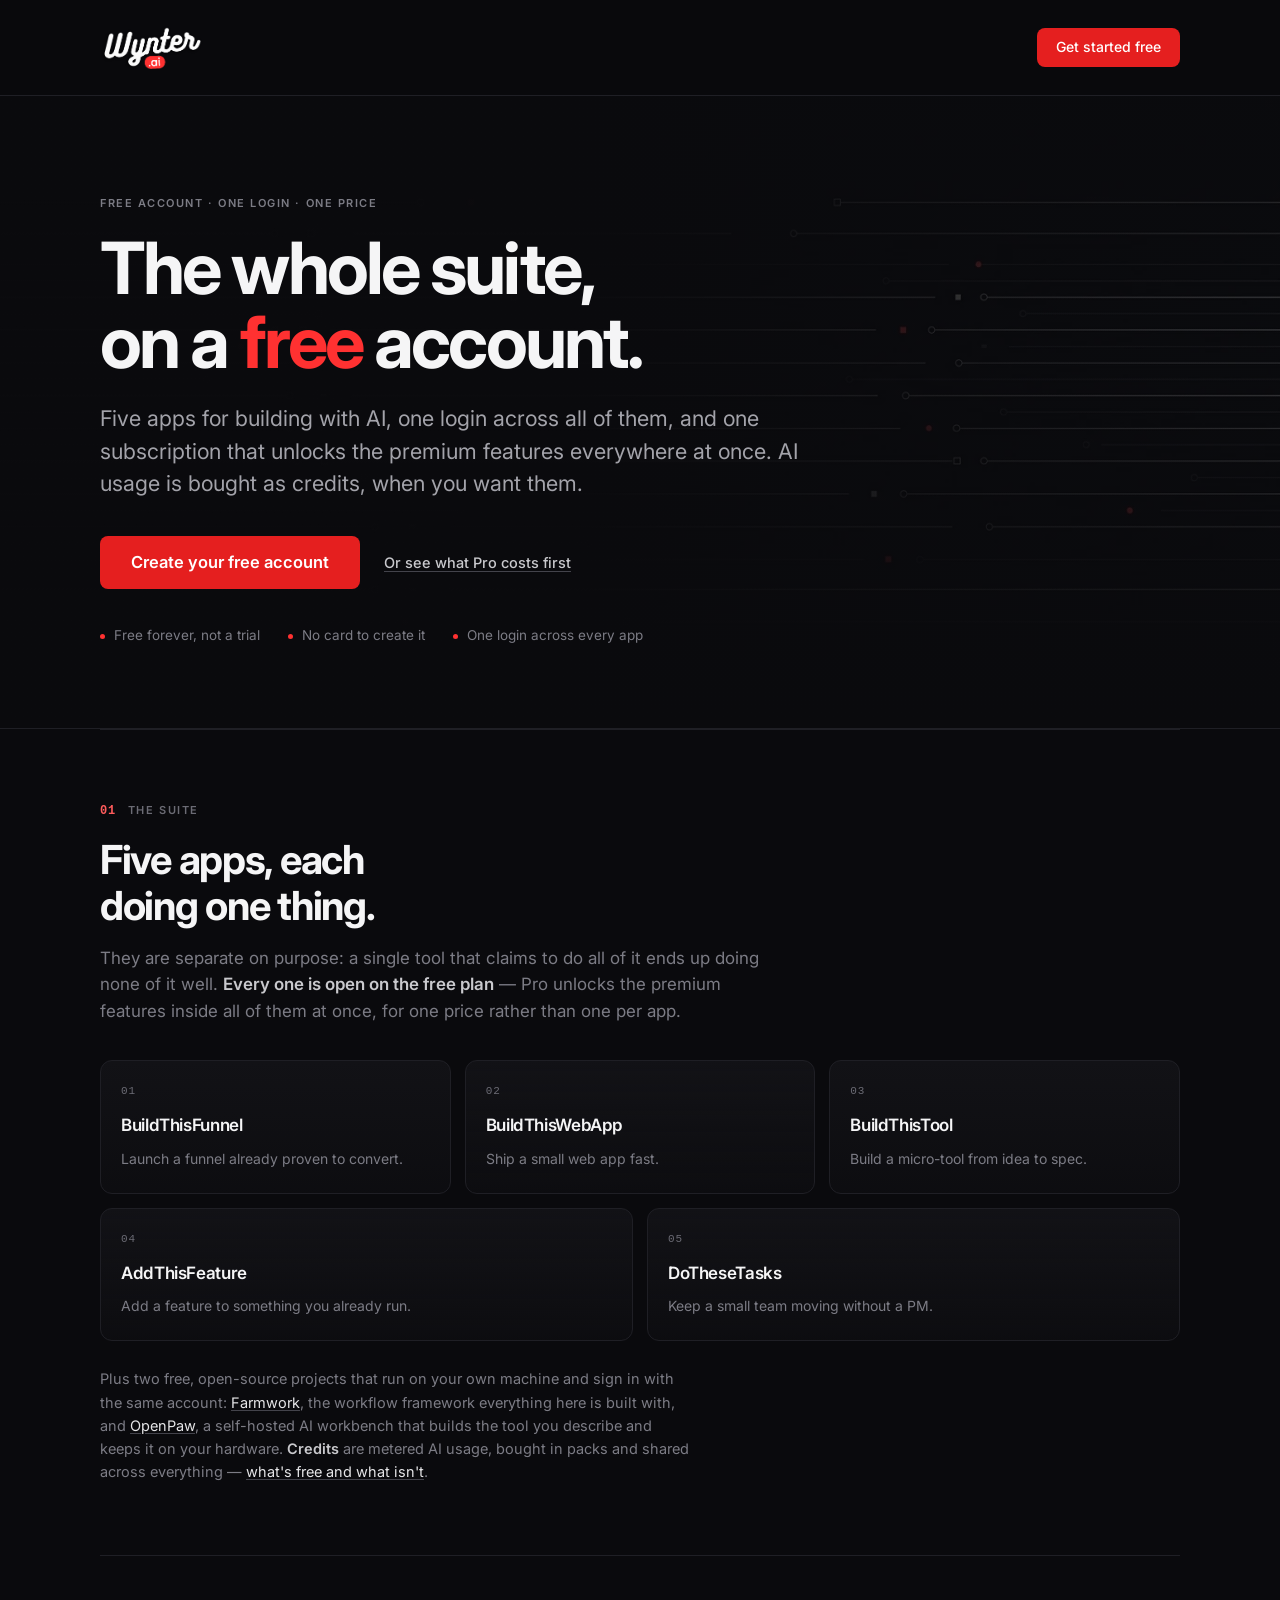
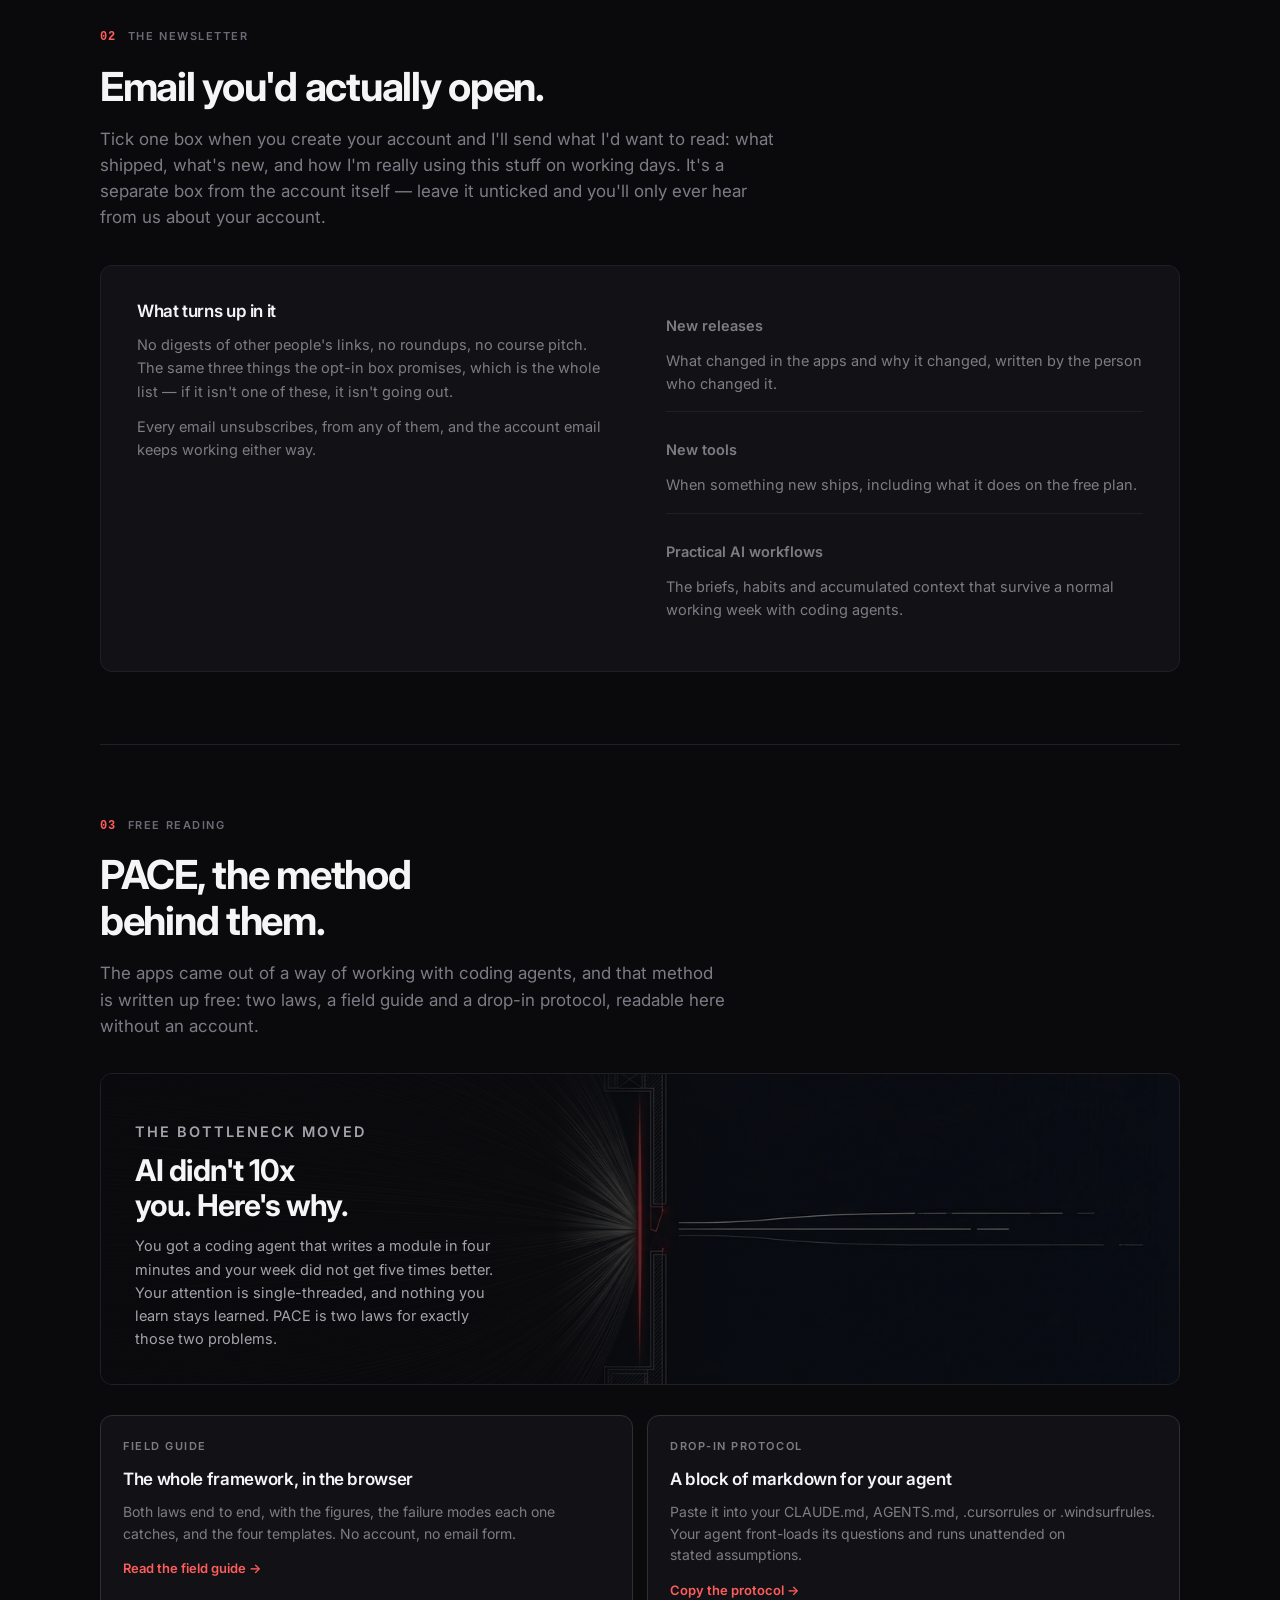
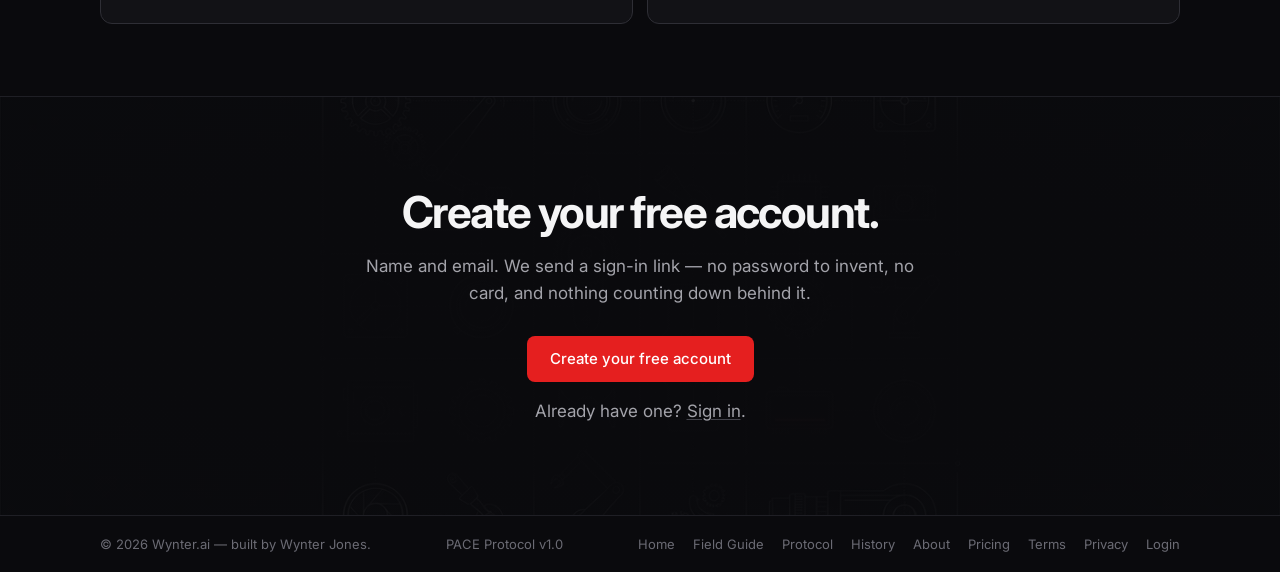
<file: index.html>
<!DOCTYPE html>
<html lang="en">
<head>
<meta charset="utf-8">
<meta name="viewport" content="width=device-width, initial-scale=1">
<title>One free account, the whole suite — Wynter.ai</title>
<meta name="description" content="Five apps for building with AI, one login across all of them, and one $28/mo subscription that unlocks the premium features everywhere at once. One free account opens all of it — no card, no trial clock.">
<link rel="canonical" href="https://wynter.ai/">
<meta name="theme-color" content="#0a0a0d">
<meta name="author" content="Wynter Jones">

<meta property="og:type" content="website">
<meta property="og:site_name" content="Wynter.ai">
<meta property="og:url" content="https://wynter.ai/">
<meta property="og:title" content="One free account, the whole suite">
<meta property="og:description" content="Five apps for building with AI, one login across all of them, and one subscription that unlocks the premium features everywhere at once. One free account opens all of it.">
<meta property="og:image" content="https://wynter.ai/assets/og.png">
<meta property="og:image:width" content="1200">
<meta property="og:image:height" content="630">
<meta property="og:image:alt" content="Wynter.ai — the agentic engineer's toolkit">
<meta name="twitter:card" content="summary_large_image">
<meta name="twitter:title" content="One free account, the whole suite">
<meta name="twitter:description" content="Five apps for building with AI, one login across all of them, and one subscription that unlocks the premium features everywhere at once. One free account opens all of it.">
<meta name="twitter:image" content="https://wynter.ai/assets/og.png">

<link rel="icon" href="/assets/favicon.ico" sizes="32x32">
<link rel="icon" href="/assets/favicon-32x32.png" type="image/png" sizes="32x32">
<link rel="icon" href="/assets/favicon-16x16.png" type="image/png" sizes="16x16">
<link rel="apple-touch-icon" href="/assets/apple-touch-icon.png" sizes="180x180">
<link rel="manifest" href="/site.webmanifest">

<link rel="preconnect" href="https://fonts.googleapis.com">
<link rel="preconnect" href="https://fonts.gstatic.com" crossorigin>
<link rel="preload" as="image" href="/assets/wynterai-logo.png">
<!-- The hero plate is the largest thing above the fold and it arrives from a
     CSS background, which the preload scanner will not find on its own. -->
<link rel="preload" as="image" href="/assets/pace/divider-02-parallel-web.webp">
<link rel="stylesheet" href="https://fonts.googleapis.com/css2?family=Inter:wght@400;500;600;700&display=swap">
<link rel="stylesheet" href="/styles.css?v=20260806">
<link rel="stylesheet" href="/home.css?v=20260806">

<script type="application/ld+json">
{
  "@context": "https://schema.org",
  "@graph": [
    {
      "@type": "Organization",
      "@id": "https://wynter.ai/#org",
      "name": "Wynter.ai",
      "url": "https://wynter.ai/",
      "logo": "https://wynter.ai/assets/wynterai-logo.png",
      "founder": { "@type": "Person", "name": "Wynter Jones", "url": "https://wynter.ai/about" }
    },
    {
      "@type": "WebSite",
      "@id": "https://wynter.ai/#site",
      "url": "https://wynter.ai/",
      "name": "Wynter.ai",
      "description": "A suite of apps for building with AI on one account, one subscription and one shared credit balance. One free account opens all of it.",
      "publisher": { "@id": "https://wynter.ai/#org" }
    },
    {
      "@type": "WebPage",
      "@id": "https://wynter.ai/#webpage",
      "url": "https://wynter.ai/",
      "name": "One free account, the whole suite — Wynter.ai",
      "description": "Five apps for building with AI, one login across all of them, and one subscription that unlocks the premium features everywhere at once. One free account opens all of it.",
      "inLanguage": "en",
      "isPartOf": { "@id": "https://wynter.ai/#site" },
      "publisher": { "@id": "https://wynter.ai/#org" },
      "author": { "@type": "Person", "name": "Wynter Jones", "url": "https://wynter.ai/about" },
      "primaryImageOfPage": "https://wynter.ai/assets/og.png",
      "significantLink": [
        "https://wynter.ai/signup/",
        "https://wynter.ai/pace/guide/",
        "https://wynter.ai/pace/protocol/",
        "https://wynter.ai/pricing"
      ]
    }
  ]
}
</script>
</head>

<body>
<a class="skip" href="#main">Skip to content</a>

<header class="site-head">
  <div class="shell">
    <a class="brand" href="/" aria-label="Wynter.ai home">
      <img src="/assets/wynterai-logo.png" alt="Wynter.ai" width="510" height="250" fetchpriority="high">
    </a>
    <details class="nav-menu">
      <summary class="nav-toggle">Menu</summary>
      <nav class="nav" aria-label="Main">
        <details class="nav-drop">
          <summary class="nav-drop-toggle">Learn</summary>
          <div class="nav-drop-panel">
            <a href="/pace/guide/">Field Guide</a>
            <a href="/pace/protocol/">Protocol</a>
          </div>
        </details>
        <a href="/history">History</a>
        <a href="/about">About</a>
        <a href="/pricing">Pricing</a>
        <a href="https://account.wynter.ai/login">Login</a>
      </nav>
    </details>
    <a class="btn btn-primary nav-cta" href="/signup/">Get started free</a>
  </div>
</header>

<main id="main" class="home">

  <!-- Above the fold: what you get, what it costs, and the one button. No form
       here — the form has a page of its own now, and a hero that both argues
       and collects does neither well. -->
  <section class="home-hero" aria-labelledby="home-title">
    <div class="shell">
      <p class="eyebrow">Free account &middot; One login &middot; One price</p>
      <h1 class="home-title" id="home-title">The whole suite, on a <em>free</em> account.</h1>
      <p class="home-lede">
        Five apps for building with AI, one login across all of them, and one
        subscription that unlocks the premium features everywhere at once. AI
        usage is bought as credits, when you want&nbsp;them.
      </p>

      <p class="home-actions">
        <a class="btn btn-primary btn-xl" href="/signup/">Create your free account</a>
        <a class="home-alt" href="/pricing">Or see what Pro costs first</a>
      </p>

      <ul class="home-facts">
        <li>Free forever, not a trial</li>
        <li>No card to create it</li>
        <li>One login across every app</li>
      </ul>
    </div>
  </section>

  <div class="shell">

    <!-- The apps, named. The pricing page holds the same list result-first and
         the name small underneath, because someone comparing plans wants to
         know what they can make. Here the names lead: this is the page that
         sells the suite, and the reader has not met them yet. -->
    <section class="band" aria-labelledby="suite-title">
      <p class="band-mark">
        <span class="band-n">01</span>
        <span class="band-label">The suite</span>
      </p>
      <h2 class="band-title" id="suite-title">Five apps, each doing one thing.</h2>
      <p class="band-sub">
        They are separate on purpose: a single tool that claims to do all of it
        ends up doing none of it well. <strong>Every one is open on the free
        plan</strong> — Pro unlocks the premium features inside all of them at
        once, for one price rather than one per&nbsp;app.
      </p>

      <ul class="suite">
        <li>
          <p class="suite-n">01</p>
          <p class="suite-name">BuildThisFunnel</p>
          <p class="suite-desc">Launch a funnel already proven to convert.</p>
        </li>
        <li>
          <p class="suite-n">02</p>
          <p class="suite-name">BuildThisWebApp</p>
          <p class="suite-desc">Ship a small web app fast.</p>
        </li>
        <li>
          <p class="suite-n">03</p>
          <p class="suite-name">BuildThisTool</p>
          <p class="suite-desc">Build a micro-tool from idea to spec.</p>
        </li>
        <li>
          <p class="suite-n">04</p>
          <p class="suite-name">AddThisFeature</p>
          <p class="suite-desc">Add a feature to something you already run.</p>
        </li>
        <li>
          <p class="suite-n">05</p>
          <p class="suite-name">DoTheseTasks</p>
          <p class="suite-desc">Keep a small team moving without a PM.</p>
        </li>
      </ul>

      <p class="suite-note">
        Plus two free, open-source projects that run on your own machine and
        sign in with the same account: <a href="https://farmwork.dev">Farmwork</a>,
        the workflow framework everything here is built with, and
        <a href="https://openpaw.wynter.ai">OpenPaw</a>, a self-hosted AI
        workbench that builds the tool you describe and keeps it on your
        hardware. <strong>Credits</strong> are metered AI usage, bought in packs
        and shared across everything &mdash;
        <a href="/pricing">what's free and what isn't</a>.
      </p>
    </section>

    <!-- What the newsletter is, in the words the consent box uses. No cadence
         claim beyond the one the opt-in itself makes, no subscriber count, no
         archive link: there is nothing published to point at yet, and a number
         we cannot show is a number we should not print. -->
    <section class="band" aria-labelledby="news-title">
      <p class="band-mark">
        <span class="band-n">02</span>
        <span class="band-label">The newsletter</span>
      </p>
      <h2 class="band-title" id="news-title">Email you'd actually open.</h2>
      <p class="band-sub">
        Tick one box when you create your account and I'll send what I'd want to
        read: what shipped, what's new, and how I'm really using this stuff on
        working days. It's a separate box from the account itself &mdash; leave
        it unticked and you'll only ever hear from us about your&nbsp;account.
      </p>

      <div class="news">
        <div>
          <h3>What turns up in it</h3>
          <p>
            No digests of other people's links, no roundups, no course pitch.
            The same three things the opt-in box promises, which is the whole
            list &mdash; if it isn't one of these, it isn't going&nbsp;out.
          </p>
          <p>
            Every email unsubscribes, from any of them, and the account email
            keeps working either&nbsp;way.
          </p>
        </div>

        <ul class="news-list">
          <li>
            <p class="news-name">New releases</p>
            <p class="news-desc">What changed in the apps and why it changed, written by the person who changed it.</p>
          </li>
          <li>
            <p class="news-name">New tools</p>
            <p class="news-desc">When something new ships, including what it does on the free plan.</p>
          </li>
          <li>
            <p class="news-name">Practical AI workflows</p>
            <p class="news-desc">The briefs, habits and accumulated context that survive a normal working week with coding agents.</p>
          </li>
        </ul>
      </div>
    </section>

    <!-- PACE, compressed to the hook and the two links. The full argument is
         /pace/guide/ — this is the reason to click through, not a second copy
         of the guide, and not the site's thesis either. -->
    <section class="band" aria-labelledby="pace-title">
      <p class="band-mark">
        <span class="band-n">03</span>
        <span class="band-label">Free reading</span>
      </p>
      <h2 class="band-title" id="pace-title">PACE, the method behind them.</h2>
      <p class="band-sub">
        The apps came out of a way of working with coding agents, and that
        method is written up free: two laws, a field guide and a drop-in
        protocol, readable here without an&nbsp;account.
      </p>

      <div class="pace-banner">
        <div class="pace-banner-in">
          <p class="eyebrow">The bottleneck moved</p>
          <h3>AI didn't 10x you. Here's why.</h3>
          <p>
            You got a coding agent that writes a module in four minutes and your
            week did not get five times better. Your attention is
            single-threaded, and nothing you learn stays learned. PACE is two
            laws for exactly those two&nbsp;problems.
          </p>
        </div>
      </div>

      <div class="res">
        <a class="res-card" href="/pace/guide/">
          <p class="res-kind">Field guide</p>
          <p class="res-name">The whole framework, in the browser</p>
          <p class="res-desc">
            Both laws end to end, with the figures, the failure modes each one
            catches, and the four templates. No account, no email form.
          </p>
          <p class="res-go">Read the field guide &rarr;</p>
        </a>
        <a class="res-card" href="/pace/protocol/">
          <p class="res-kind">Drop-in protocol</p>
          <p class="res-name">A block of markdown for your agent</p>
          <p class="res-desc">
            Paste it into your CLAUDE.md, AGENTS.md, .cursorrules or
            .windsurfrules. Your agent front-loads its questions and runs
            unattended on stated assumptions.
          </p>
          <p class="res-go">Copy the protocol &rarr;</p>
        </a>
      </div>
    </section>

  </div>

  <section class="home-cta" aria-labelledby="cta-title">
    <div class="shell">
      <h2 id="cta-title">Create your free account.</h2>
      <p>
        Name and email. We send a sign-in link &mdash; no password to invent, no
        card, and nothing counting down behind&nbsp;it.
      </p>
      <a class="btn btn-primary btn-lg" href="/signup/">Create your free account</a>
      <p class="home-cta-fine">
        Already have one? <a href="https://account.wynter.ai/login">Sign in</a>.
      </p>
    </div>
  </section>

</main>

<footer class="site-foot">
  <div class="shell">
    <p>&copy; <span id="year">2026</span> Wynter.ai — built by Wynter Jones.</p>
    <p class="foot-version">PACE Protocol v1.0</p>
    <nav class="foot-links" aria-label="Site">
      <a href="/">Home</a>
      <a href="/pace/guide/">Field Guide</a>
      <a href="/pace/protocol/">Protocol</a>
      <a href="/history">History</a>
      <a href="/about">About</a>
      <a href="/pricing">Pricing</a>
      <a href="/terms">Terms</a>
      <a href="/privacy">Privacy</a>
      <a href="https://account.wynter.ai/login">Login</a>
    </nav>
  </div>
</footer>

<script src="/site.js?v=20260806" defer></script>
</body>
</html>
</file>
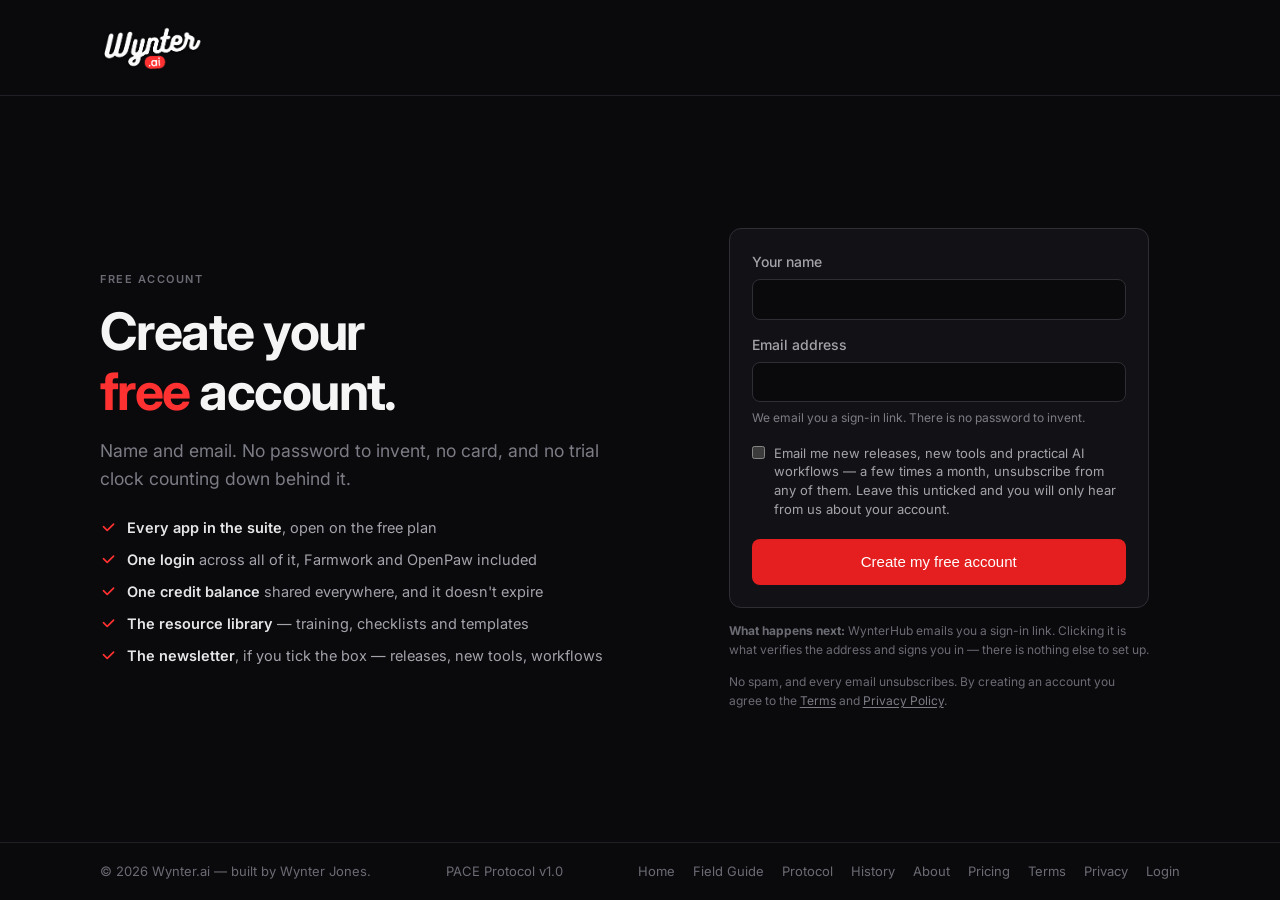
<file: signup/index.html>
<!DOCTYPE html>
<html lang="en">
<head>
<meta charset="utf-8">
<meta name="viewport" content="width=device-width, initial-scale=1">
<title>Create your free account — Wynter.ai</title>
<meta name="description" content="One free account opens every app in the Wynter.ai suite, plus the resource library and the free PACE field guide. Name and email only — we send a sign-in link. No card, no trial clock.">
<link rel="canonical" href="https://wynter.ai/signup/">
<meta name="theme-color" content="#0a0a0d">
<meta name="author" content="Wynter Jones">

<meta property="og:type" content="website">
<meta property="og:site_name" content="Wynter.ai">
<meta property="og:url" content="https://wynter.ai/signup/">
<meta property="og:title" content="Create your free account — Wynter.ai">
<meta property="og:description" content="Every app in the suite, one login, one shared credit balance, and the resource library. Name and email only, and we send you a sign-in link.">
<meta property="og:image" content="https://wynter.ai/assets/og.png">
<meta property="og:image:width" content="1200">
<meta property="og:image:height" content="630">
<meta property="og:image:alt" content="Wynter.ai — the agentic engineer's toolkit">
<meta name="twitter:card" content="summary_large_image">
<meta name="twitter:title" content="Create your free account — Wynter.ai">
<meta name="twitter:description" content="Every app in the suite, one login, one shared credit balance, and the resource library. Name and email only, and we send you a sign-in link.">
<meta name="twitter:image" content="https://wynter.ai/assets/og.png">

<link rel="icon" href="/assets/favicon.ico" sizes="32x32">
<link rel="icon" href="/assets/favicon-32x32.png" type="image/png" sizes="32x32">
<link rel="icon" href="/assets/favicon-16x16.png" type="image/png" sizes="16x16">
<link rel="apple-touch-icon" href="/assets/apple-touch-icon.png" sizes="180x180">
<link rel="manifest" href="/site.webmanifest">

<link rel="preconnect" href="https://fonts.googleapis.com">
<link rel="preconnect" href="https://fonts.gstatic.com" crossorigin>
<!-- The form posts to the account platform, so the connection is worth opening
     before anyone submits. -->
<link rel="preconnect" href="https://account.wynter.ai">
<link rel="preload" as="image" href="/assets/wynterai-logo.png">
<link rel="stylesheet" href="https://fonts.googleapis.com/css2?family=Inter:wght@400;500;600;700&display=swap">
<link rel="stylesheet" href="/styles.css?v=20260806">

<script type="application/ld+json">
{
  "@context": "https://schema.org",
  "@graph": [
    {
      "@type": "Organization",
      "@id": "https://wynter.ai/#org",
      "name": "Wynter.ai",
      "url": "https://wynter.ai/",
      "logo": "https://wynter.ai/assets/wynterai-logo.png",
      "founder": { "@type": "Person", "name": "Wynter Jones", "url": "https://wynter.ai/about" }
    },
    {
      "@type": "WebPage",
      "@id": "https://wynter.ai/signup/#webpage",
      "url": "https://wynter.ai/signup/",
      "name": "Create your free account — Wynter.ai",
      "description": "One free account opens every app in the Wynter.ai suite, plus the resource library and the free PACE field guide. Name and email only — we send a sign-in link.",
      "inLanguage": "en",
      "isPartOf": { "@id": "https://wynter.ai/#site" },
      "publisher": { "@id": "https://wynter.ai/#org" },
      "primaryImageOfPage": "https://wynter.ai/assets/og.png"
    }
  ]
}
</script>
</head>

<body class="page-optin">
<a class="skip" href="#main">Skip to content</a>

<!-- The mark and nothing else. This page has one job, and a full nav on it is
     five ways to leave before doing it. The logo is the way back. -->
<header class="site-head">
  <div class="shell">
    <a class="brand" href="/" aria-label="Wynter.ai home">
      <img src="/assets/wynterai-logo.png" alt="Wynter.ai" width="510" height="250" fetchpriority="high">
    </a>
  </div>
</header>

<main id="main" class="hero">
  <div class="shell">

    <div class="hero-lead">
      <p class="eyebrow">Free account</p>
      <h1>Create your <em>free</em> account.</h1>
      <p class="hero-sub">
        Name and email. No password to invent, no card, and no trial clock
        counting down behind&nbsp;it.
      </p>

      <ul class="checks">
        <li>
          <svg viewBox="0 0 20 20" fill="currentColor" aria-hidden="true"><path fill-rule="evenodd" d="M16.7 5.3a1 1 0 0 1 0 1.4l-7.5 7.5a1 1 0 0 1-1.4 0L3.3 9.7a1 1 0 0 1 1.4-1.4l3.8 3.8 6.8-6.8a1 1 0 0 1 1.4 0Z" clip-rule="evenodd"/></svg>
          <span><strong>Every app in the suite</strong>, open on the free plan</span>
        </li>
        <li>
          <svg viewBox="0 0 20 20" fill="currentColor" aria-hidden="true"><path fill-rule="evenodd" d="M16.7 5.3a1 1 0 0 1 0 1.4l-7.5 7.5a1 1 0 0 1-1.4 0L3.3 9.7a1 1 0 0 1 1.4-1.4l3.8 3.8 6.8-6.8a1 1 0 0 1 1.4 0Z" clip-rule="evenodd"/></svg>
          <span><strong>One login</strong> across all of it, Farmwork and OpenPaw&nbsp;included</span>
        </li>
        <li>
          <svg viewBox="0 0 20 20" fill="currentColor" aria-hidden="true"><path fill-rule="evenodd" d="M16.7 5.3a1 1 0 0 1 0 1.4l-7.5 7.5a1 1 0 0 1-1.4 0L3.3 9.7a1 1 0 0 1 1.4-1.4l3.8 3.8 6.8-6.8a1 1 0 0 1 1.4 0Z" clip-rule="evenodd"/></svg>
          <span><strong>One credit balance</strong> shared everywhere, and it doesn't&nbsp;expire</span>
        </li>
        <li>
          <svg viewBox="0 0 20 20" fill="currentColor" aria-hidden="true"><path fill-rule="evenodd" d="M16.7 5.3a1 1 0 0 1 0 1.4l-7.5 7.5a1 1 0 0 1-1.4 0L3.3 9.7a1 1 0 0 1 1.4-1.4l3.8 3.8 6.8-6.8a1 1 0 0 1 1.4 0Z" clip-rule="evenodd"/></svg>
          <span><strong>The resource library</strong> &mdash; training, checklists and templates</span>
        </li>
        <li>
          <svg viewBox="0 0 20 20" fill="currentColor" aria-hidden="true"><path fill-rule="evenodd" d="M16.7 5.3a1 1 0 0 1 0 1.4l-7.5 7.5a1 1 0 0 1-1.4 0L3.3 9.7a1 1 0 0 1 1.4-1.4l3.8 3.8 6.8-6.8a1 1 0 0 1 1.4 0Z" clip-rule="evenodd"/></svg>
          <span><strong>The newsletter</strong>, if you tick the box &mdash; releases, new tools, workflows</span>
        </li>
      </ul>
    </div>

    <div class="signup">
      <!-- The real signup, moved here from the home page unchanged. A plain
           top-level cross-origin POST to WynterHub's /start: it creates the
           account and emails a magic link, then redirects the browser to its own
           "check your email" screen, so there is no thank-you page on this site
           to keep in sync. No JavaScript is involved in any of that — the
           endpoint is Origin-allowlisted, so a fetch() would be refused anyway,
           and a form that needs script to submit is a funnel that dies with one
           blocked file.

           Field names are WynterHub's, not ours: `email_address`, not `email`.
           Renaming one silently drops the value.

           Expect the POST to be refused from localhost or a Netlify preview URL
           — SIGNUP_FORM_ORIGINS is the two production hosts and the endpoint
           fails closed. That is the check working. -->
      <form class="card signup-form" id="get-started"
            method="post" action="https://account.wynter.ai/start">
        <div class="field">
          <label class="field-label" for="signup-name">Your name</label>
          <input class="field-input" id="signup-name" name="name" type="text"
                 autocomplete="name" autocapitalize="words" required>
        </div>

        <div class="field">
          <label class="field-label" for="signup-email">Email address</label>
          <input class="field-input" id="signup-email" name="email_address" type="email"
                 autocomplete="email" autocapitalize="none" spellcheck="false" required>
          <p class="field-hint">
            We email you a sign-in link. There is no password to invent.
          </p>
        </div>

        <!-- Unticked, and the wording says what actually arrives rather than
             "updates". Consent you have to read the privacy policy to
             understand is not consent. -->
        <label class="optin" for="signup-optin">
          <input type="checkbox" id="signup-optin" name="marketing_opt_in" value="1">
          <span>
            Email me new releases, new tools and practical AI workflows &mdash;
            a few times a month, unsubscribe from any of them. Leave this
            unticked and you will only hear from us about your&nbsp;account.
          </span>
        </label>

        <button class="btn btn-primary btn-lg" type="submit">Create my free account</button>
      </form>

      <!-- What the next screen is, before it arrives. An unexplained email from
           a domain nobody recognises is the step people abandon. -->
      <p class="signup-note">
        <strong>What happens next:</strong> WynterHub emails you a sign-in link.
        Clicking it is what verifies the address and signs you in &mdash; there
        is nothing else to&nbsp;set up.
      </p>

      <p class="signup-note">
        No spam, and every email unsubscribes. By creating an account you agree
        to the <a href="/terms">Terms</a> and
        <a href="/privacy">Privacy&nbsp;Policy</a>.
      </p>
    </div>

  </div>
</main>

<footer class="site-foot">
  <div class="shell">
    <p>&copy; <span id="year">2026</span> Wynter.ai — built by Wynter Jones.</p>
    <p class="foot-version">PACE Protocol v1.0</p>
    <nav class="foot-links" aria-label="Site">
      <a href="/">Home</a>
      <a href="/pace/guide/">Field Guide</a>
      <a href="/pace/protocol/">Protocol</a>
      <a href="/history">History</a>
      <a href="/about">About</a>
      <a href="/pricing">Pricing</a>
      <a href="/terms">Terms</a>
      <a href="/privacy">Privacy</a>
      <a href="https://account.wynter.ai/login">Login</a>
    </nav>
  </div>
</footer>

<script src="/site.js?v=20260806" defer></script>
</body>
</html>
</file>
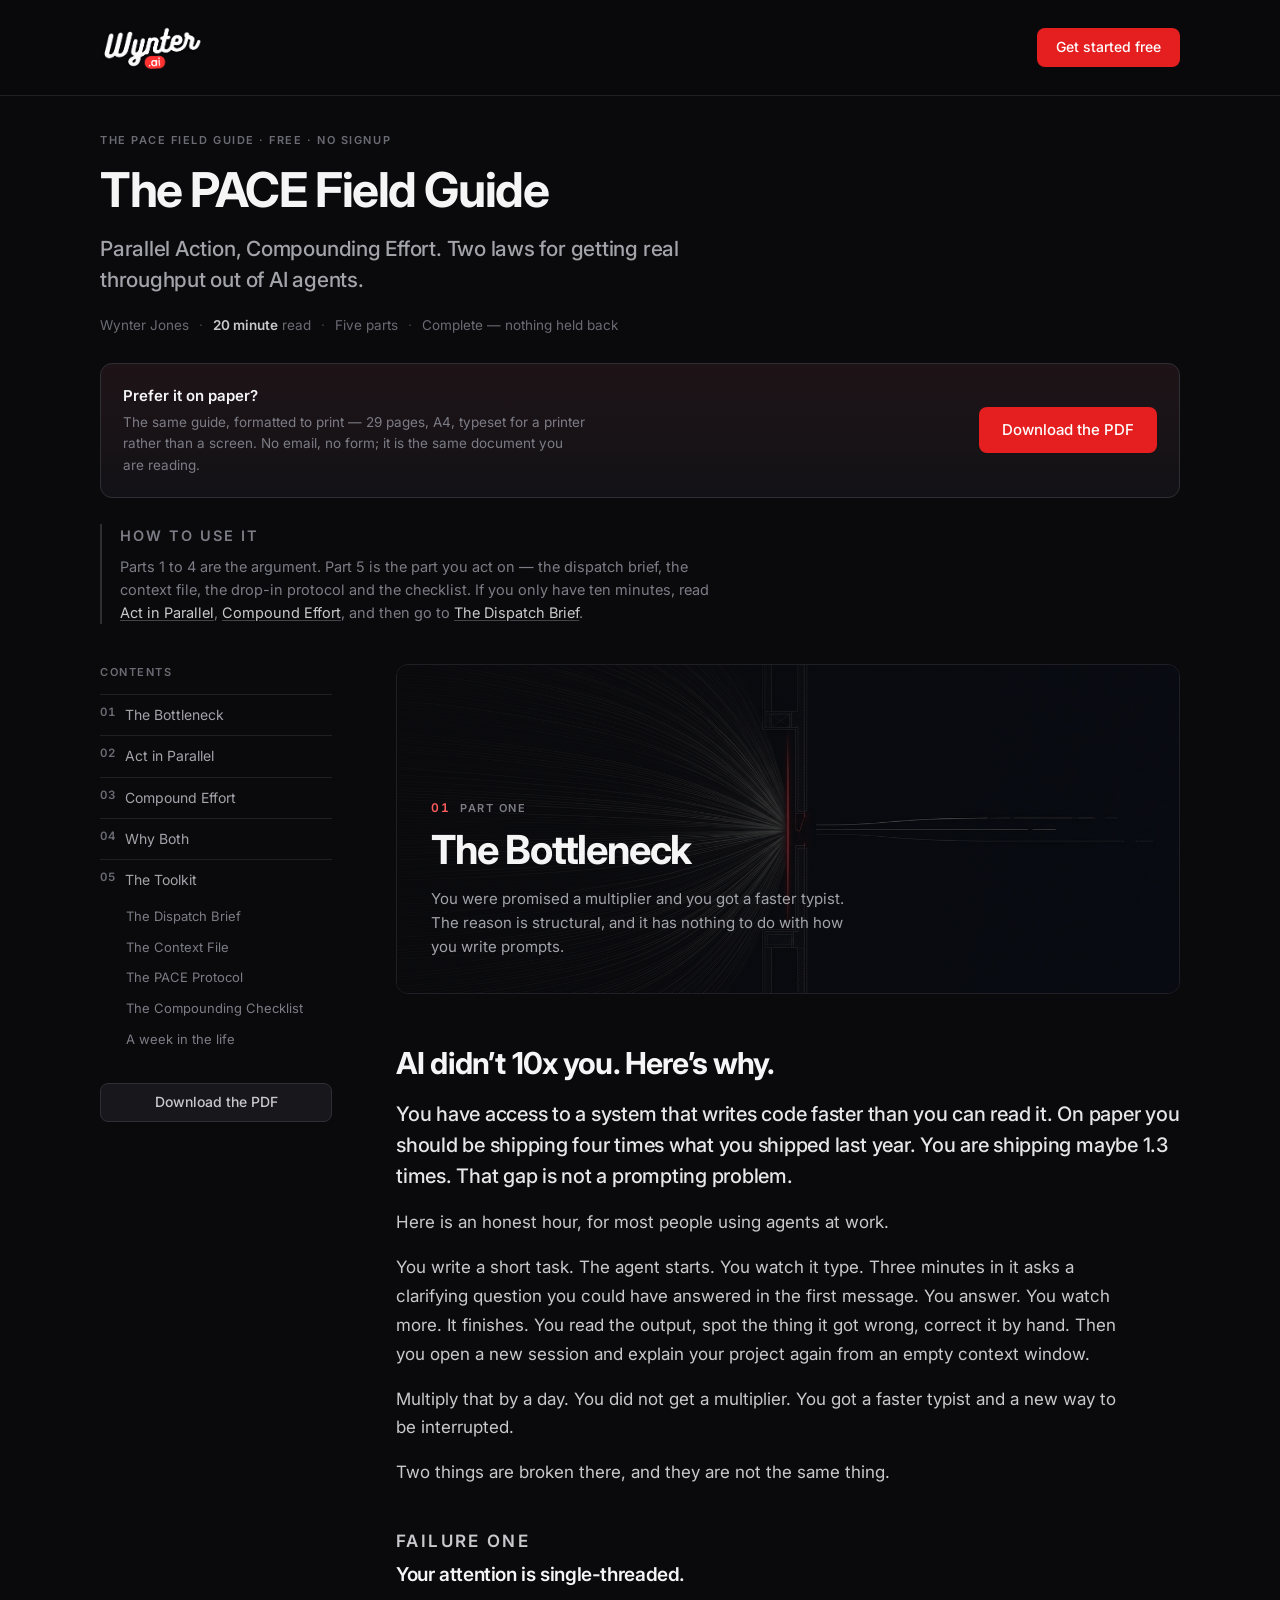
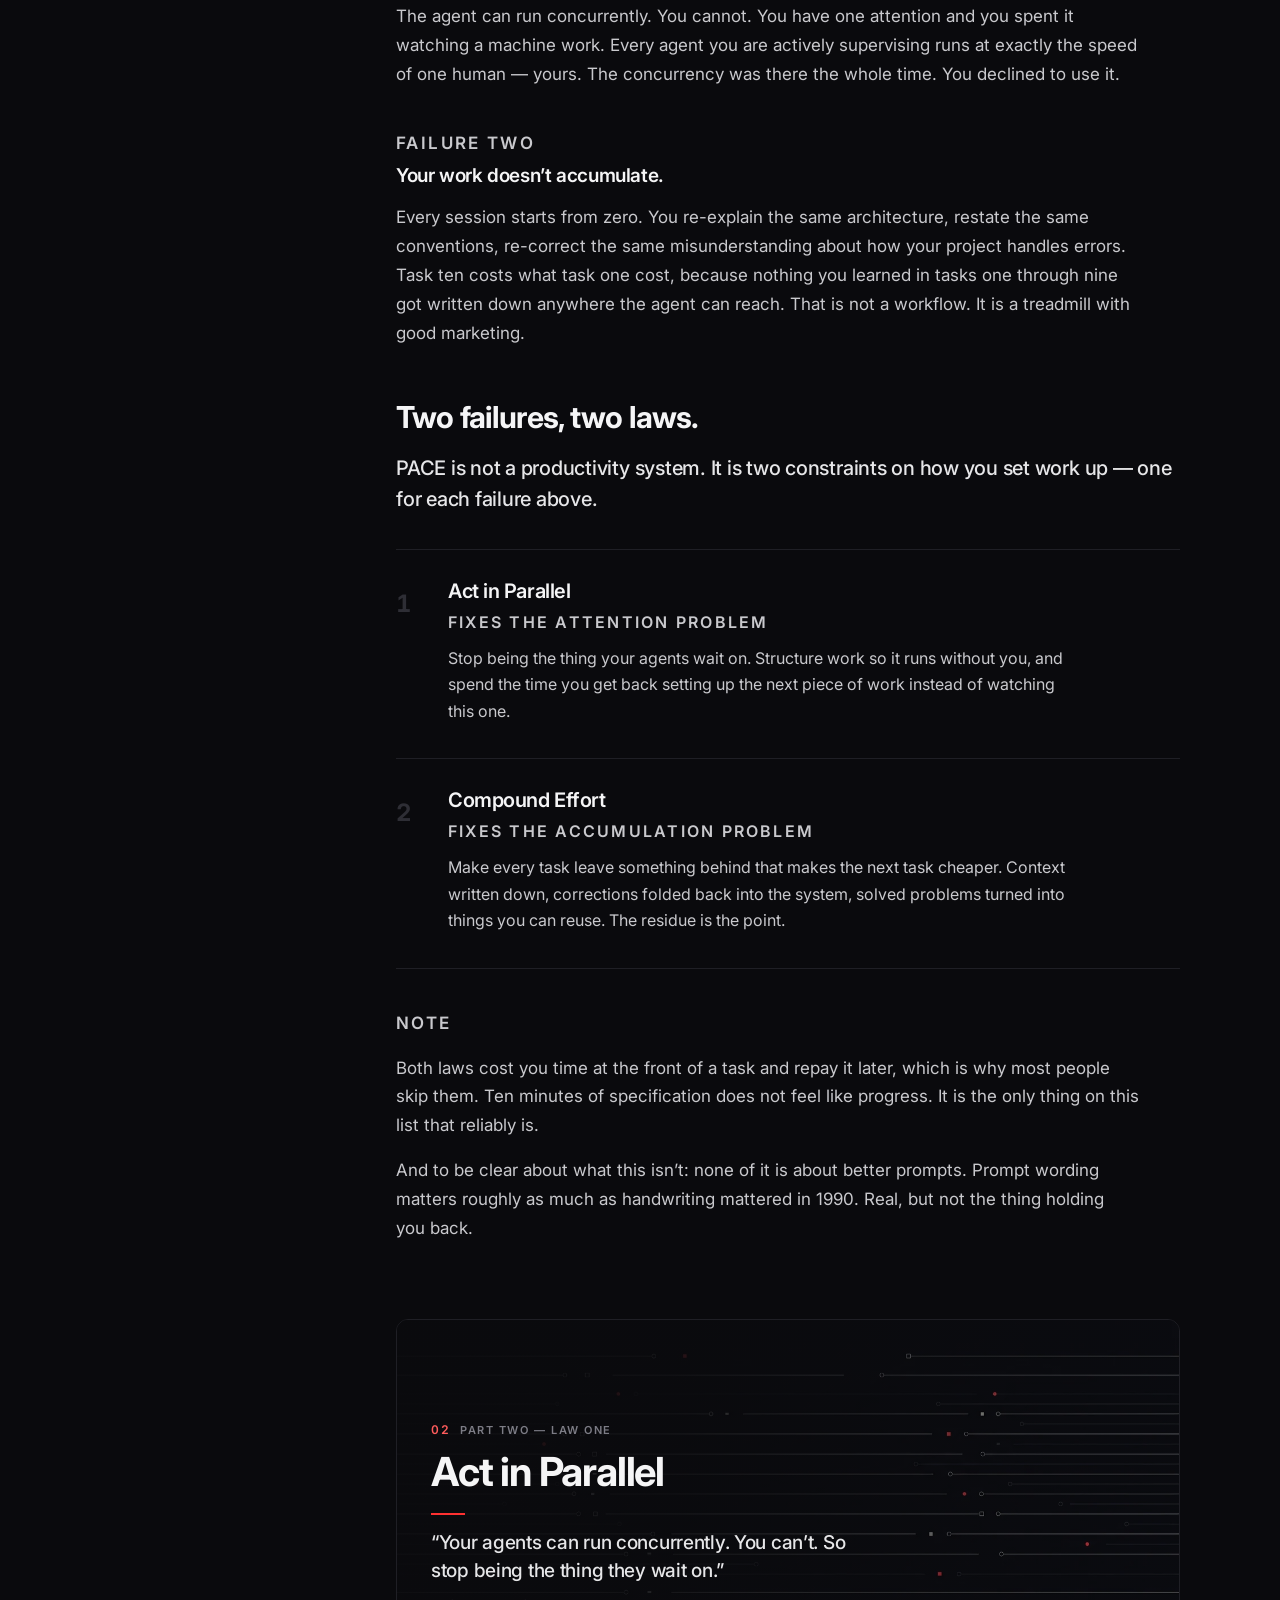
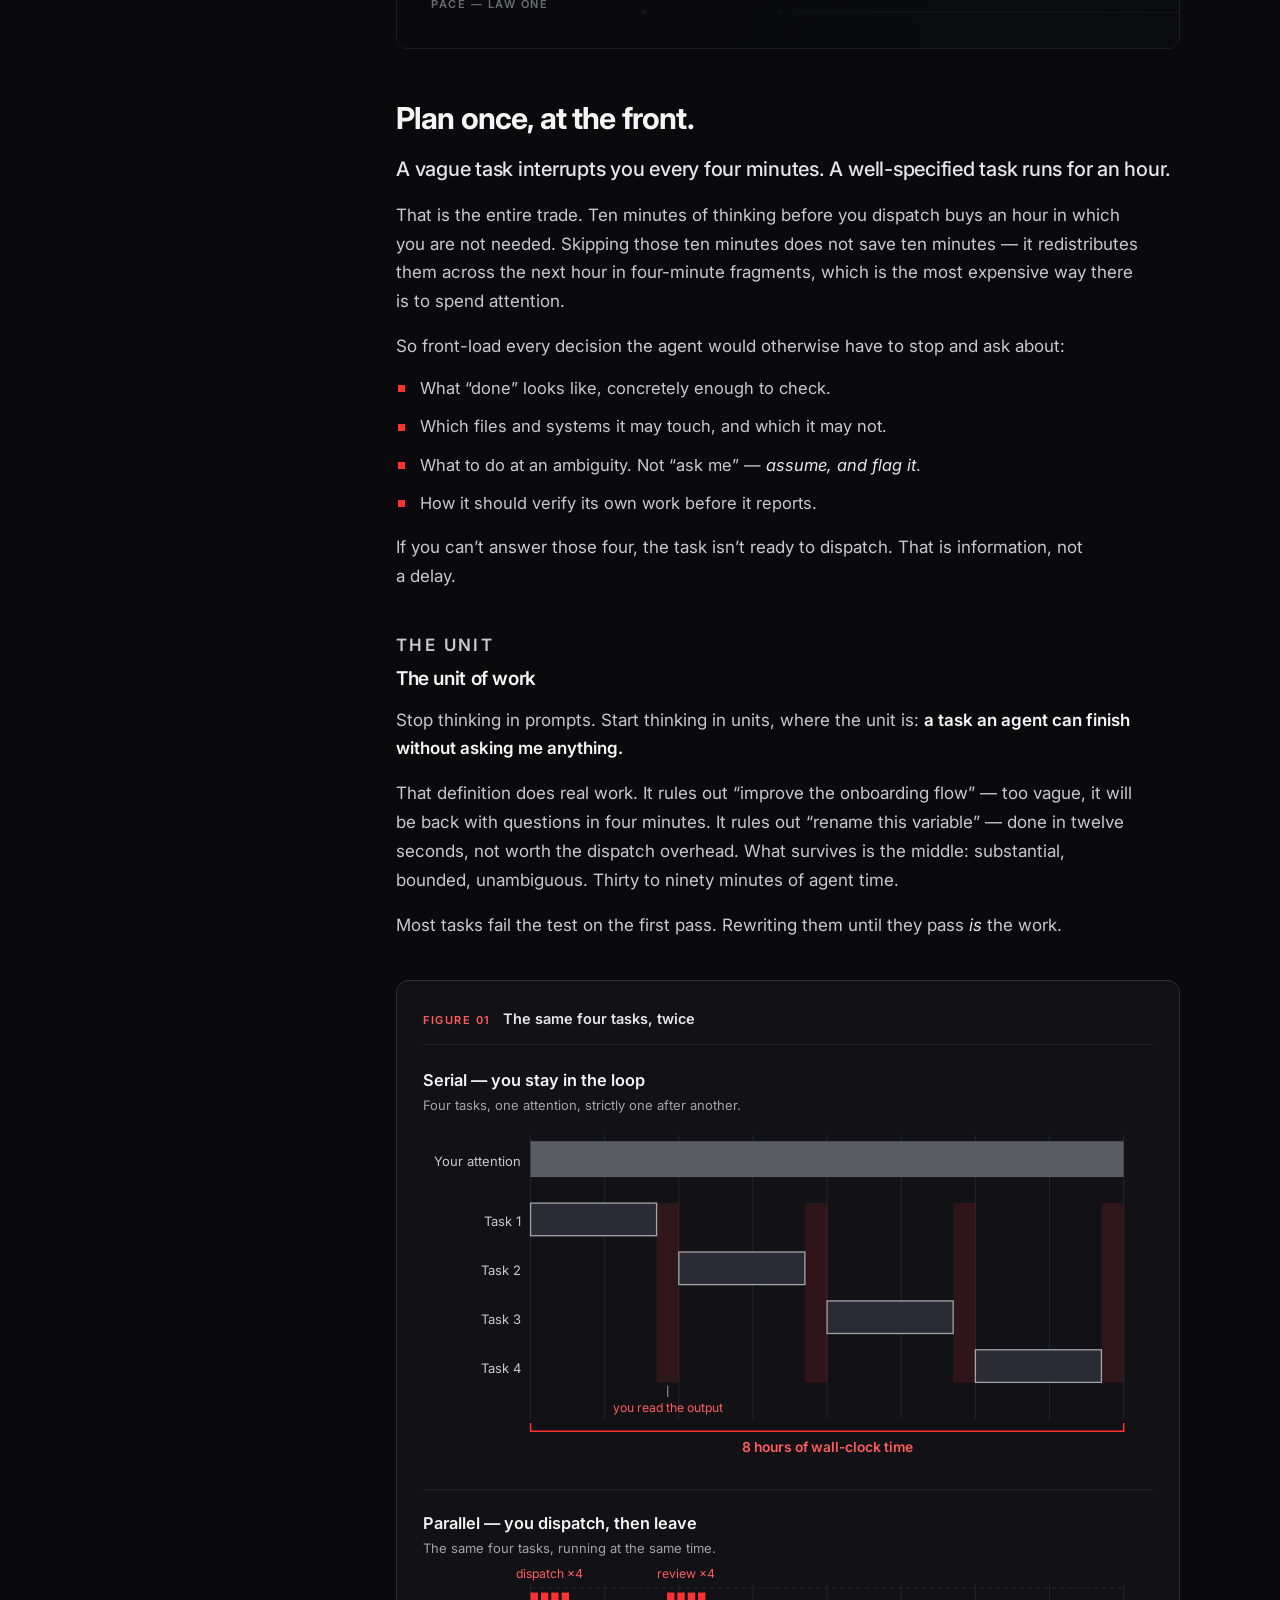
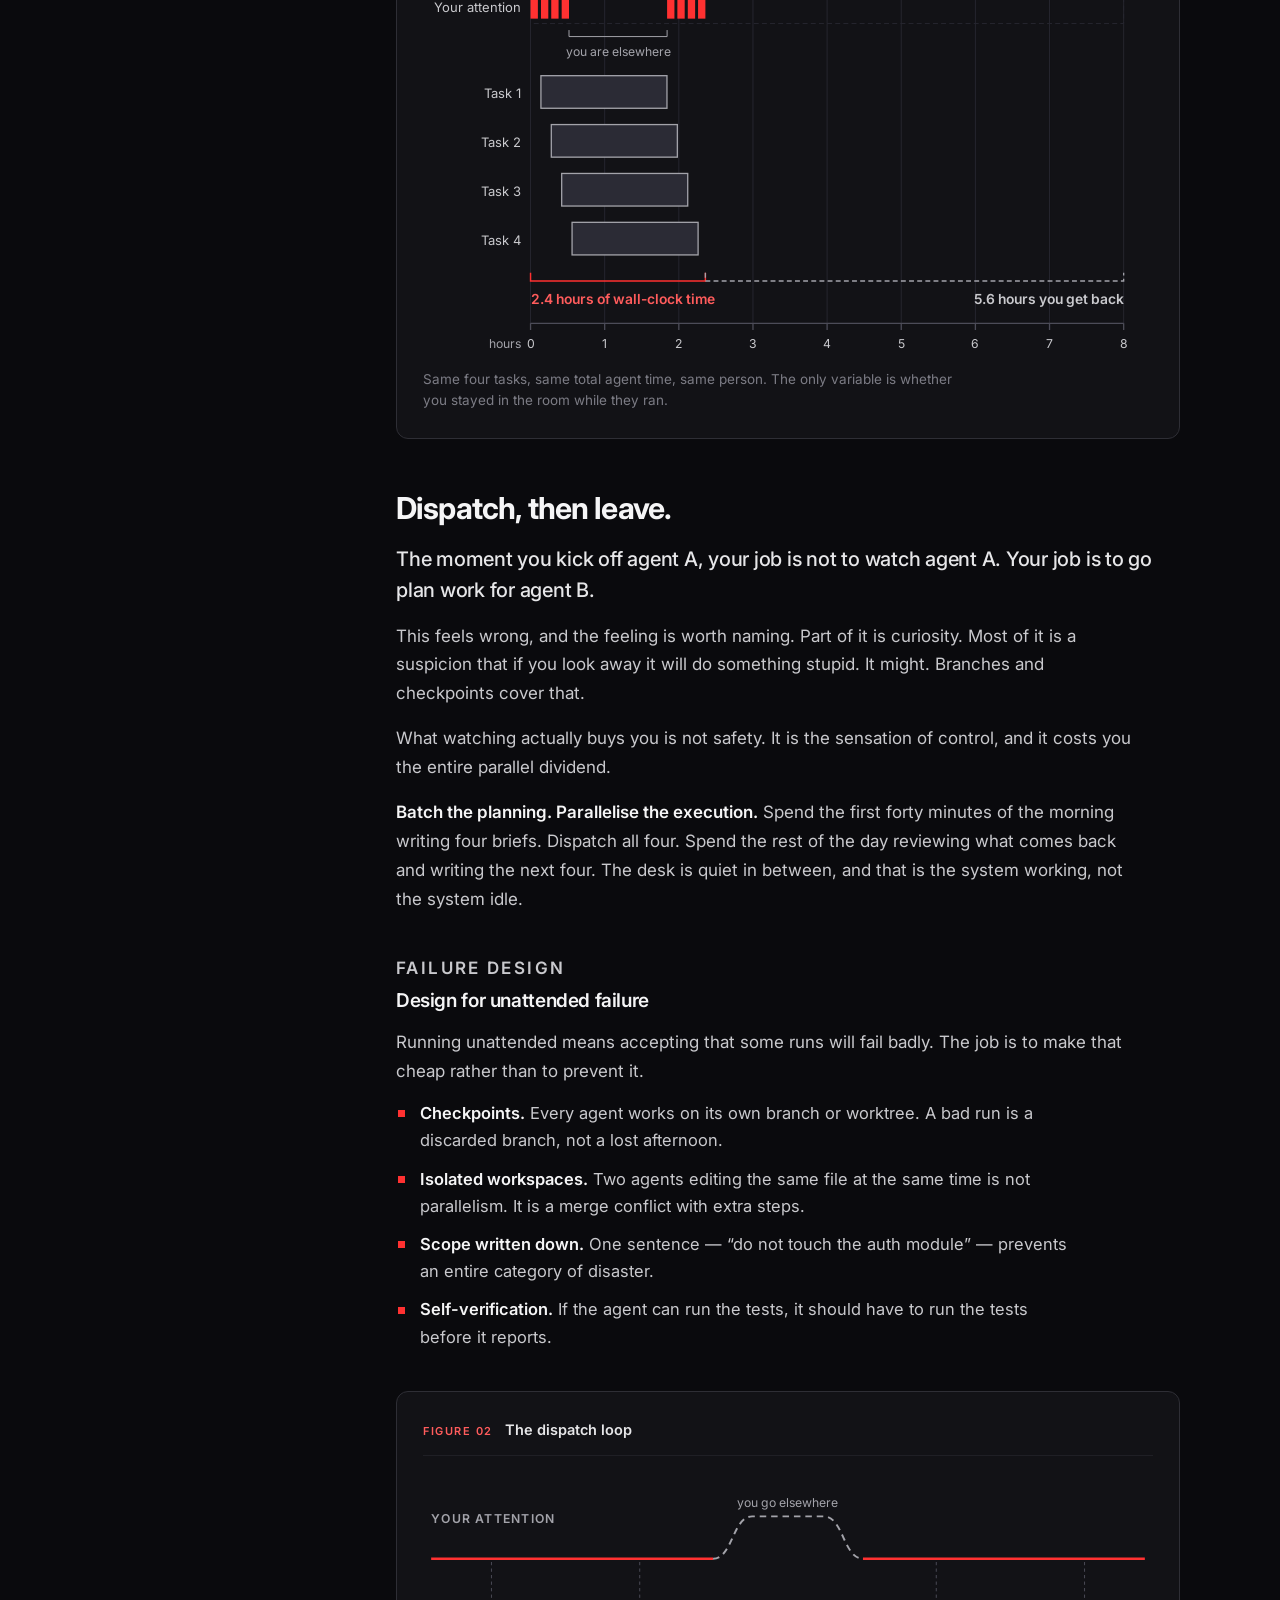
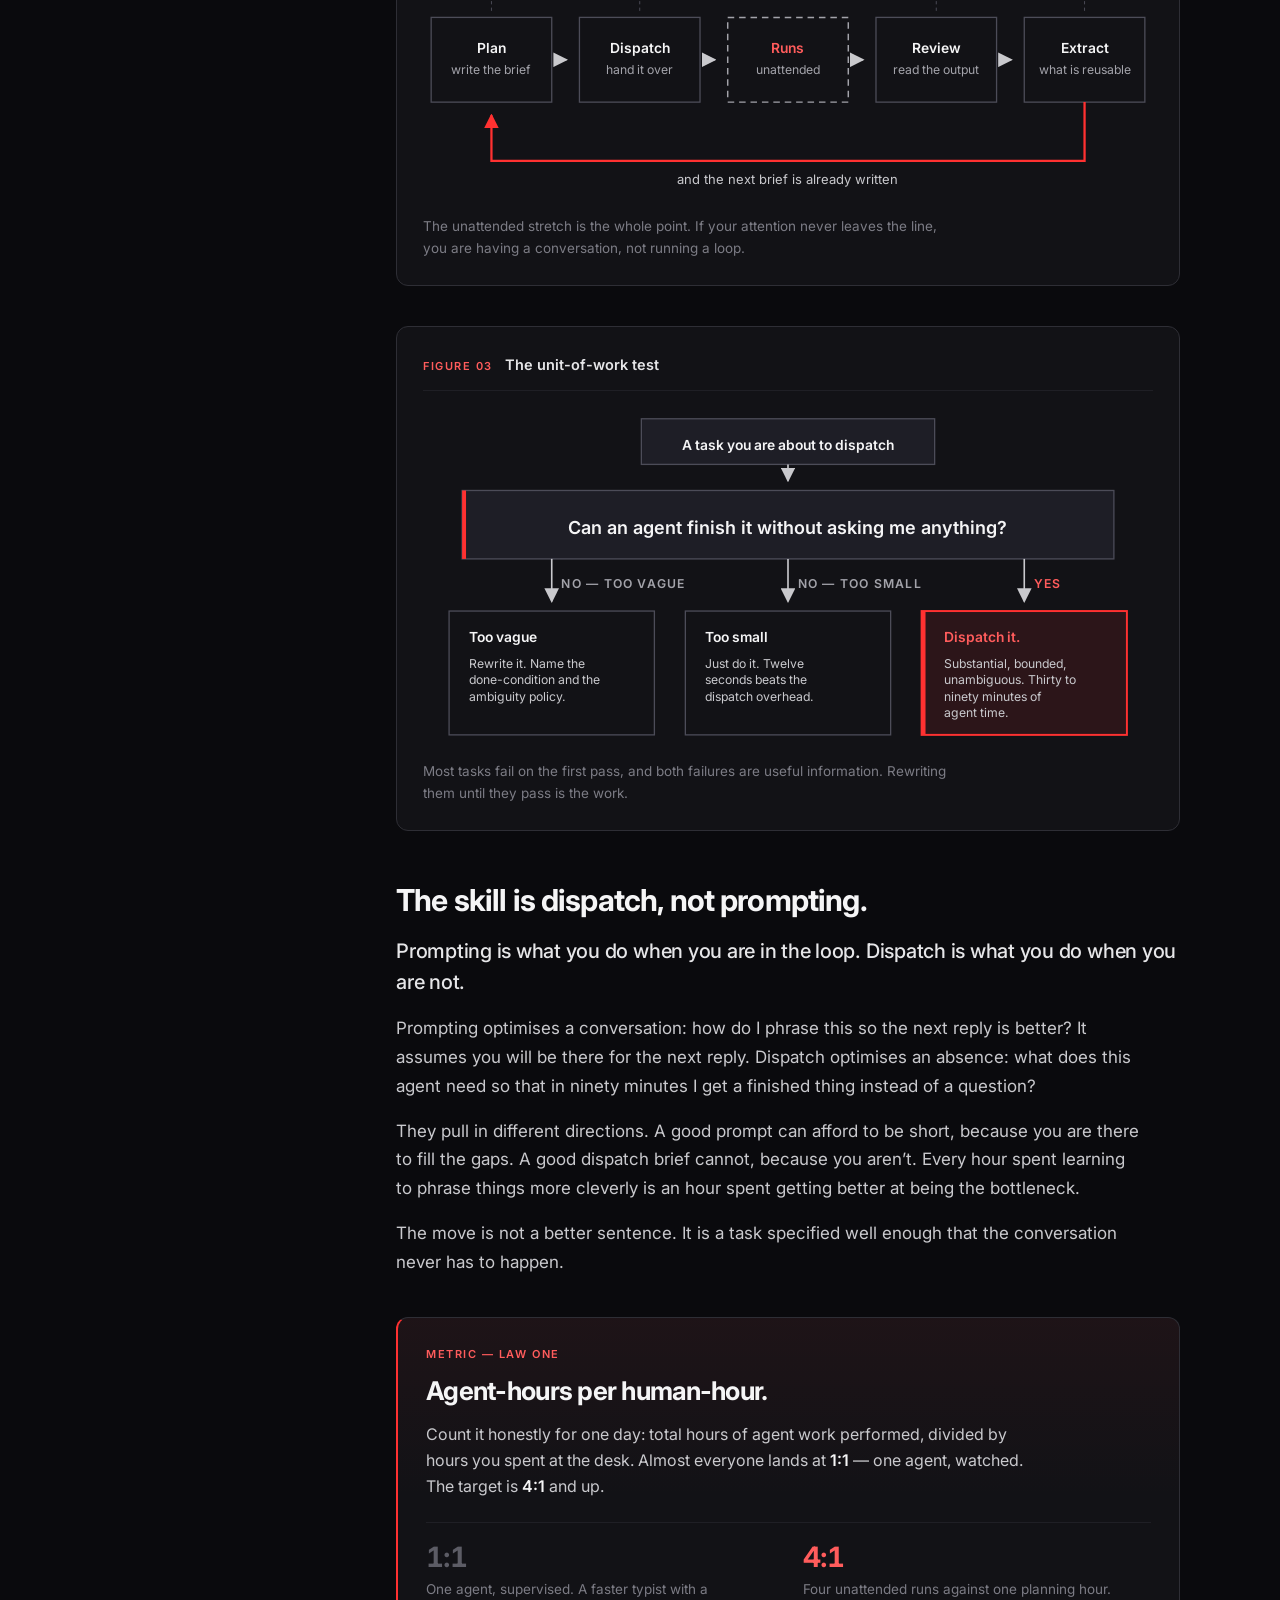
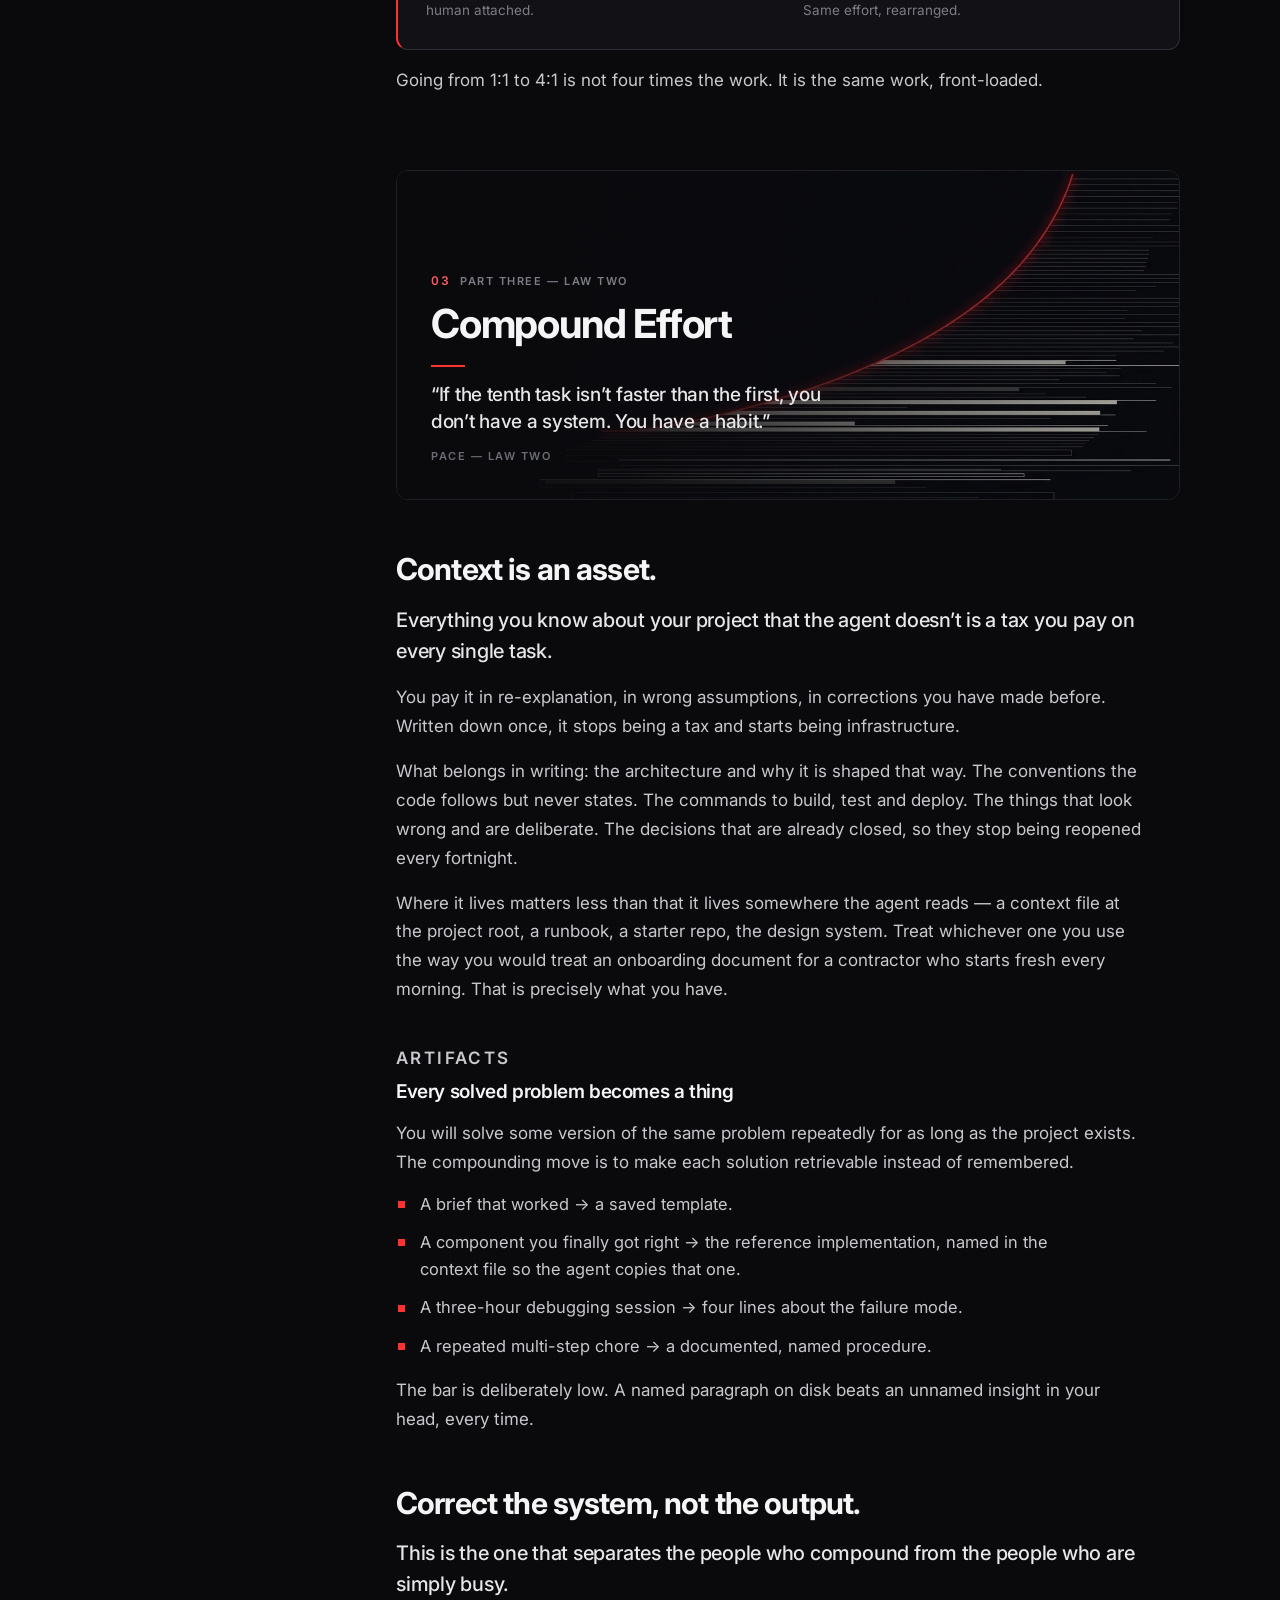
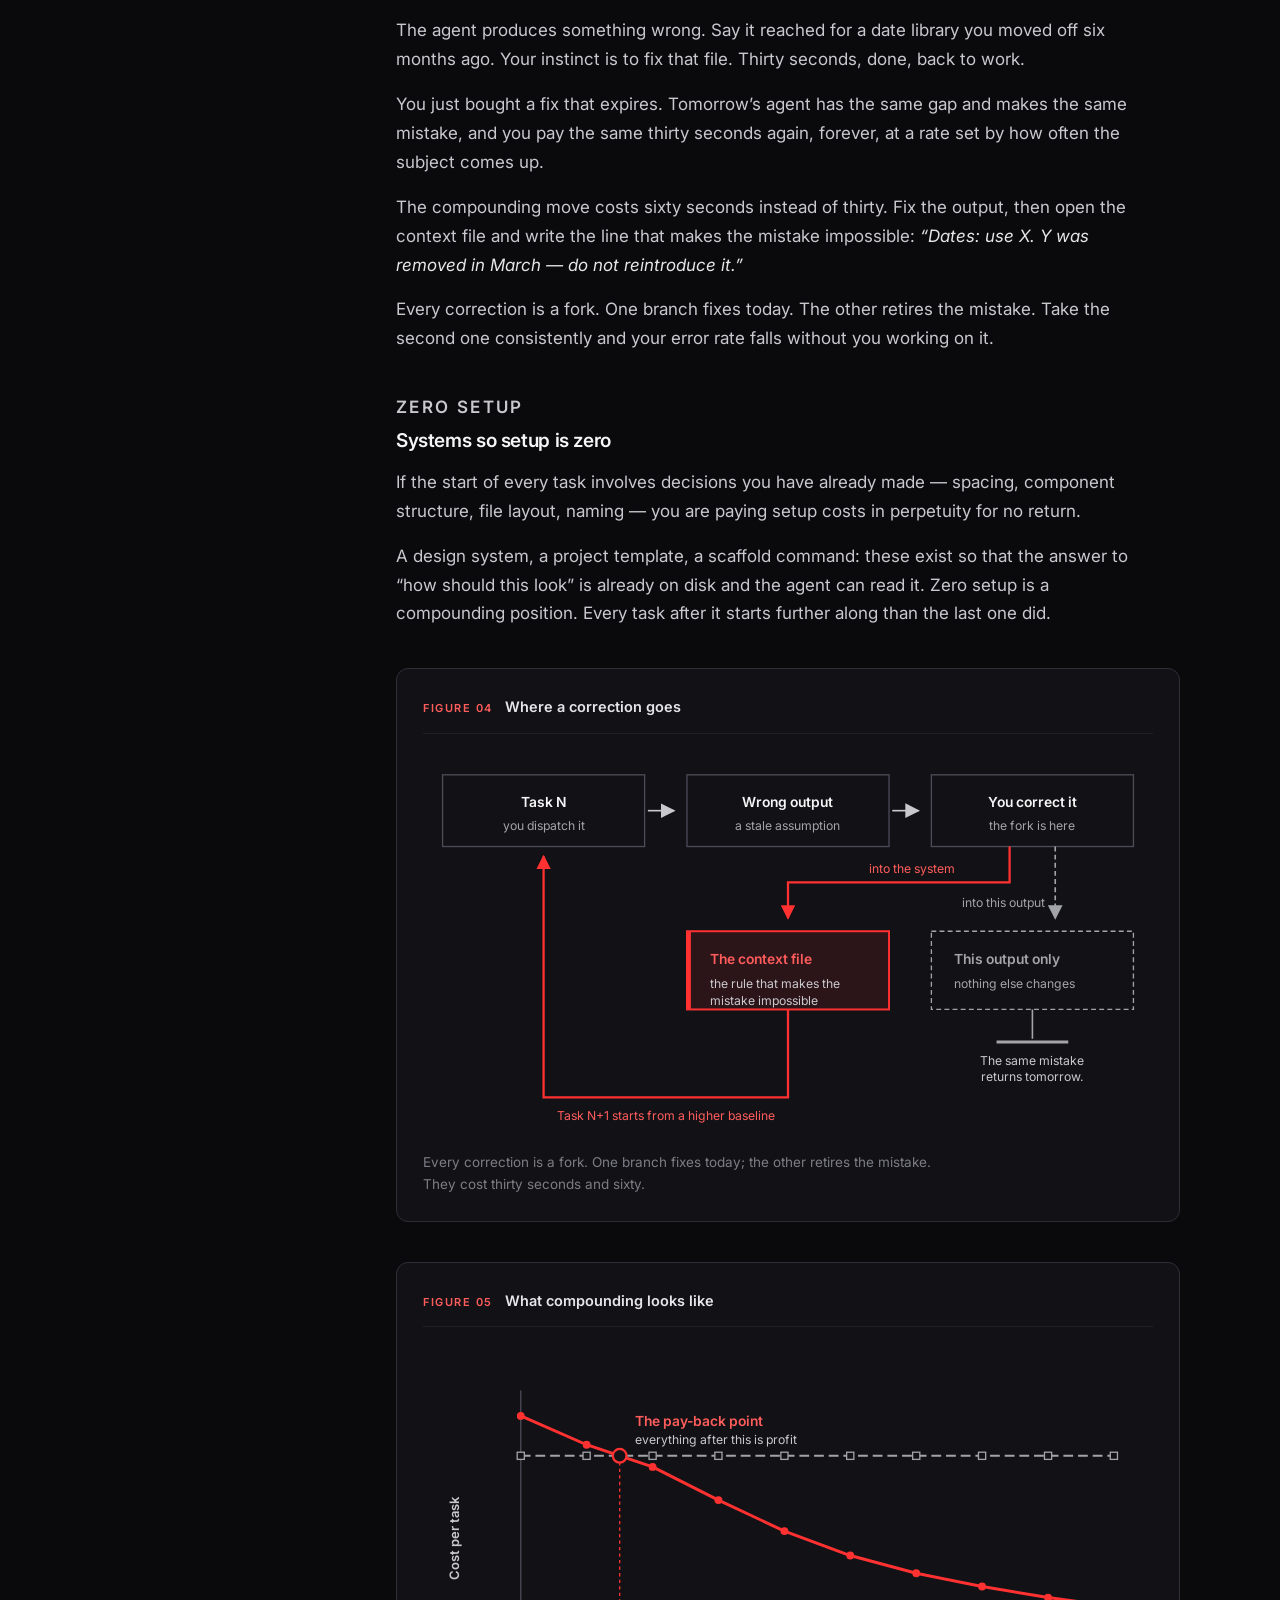
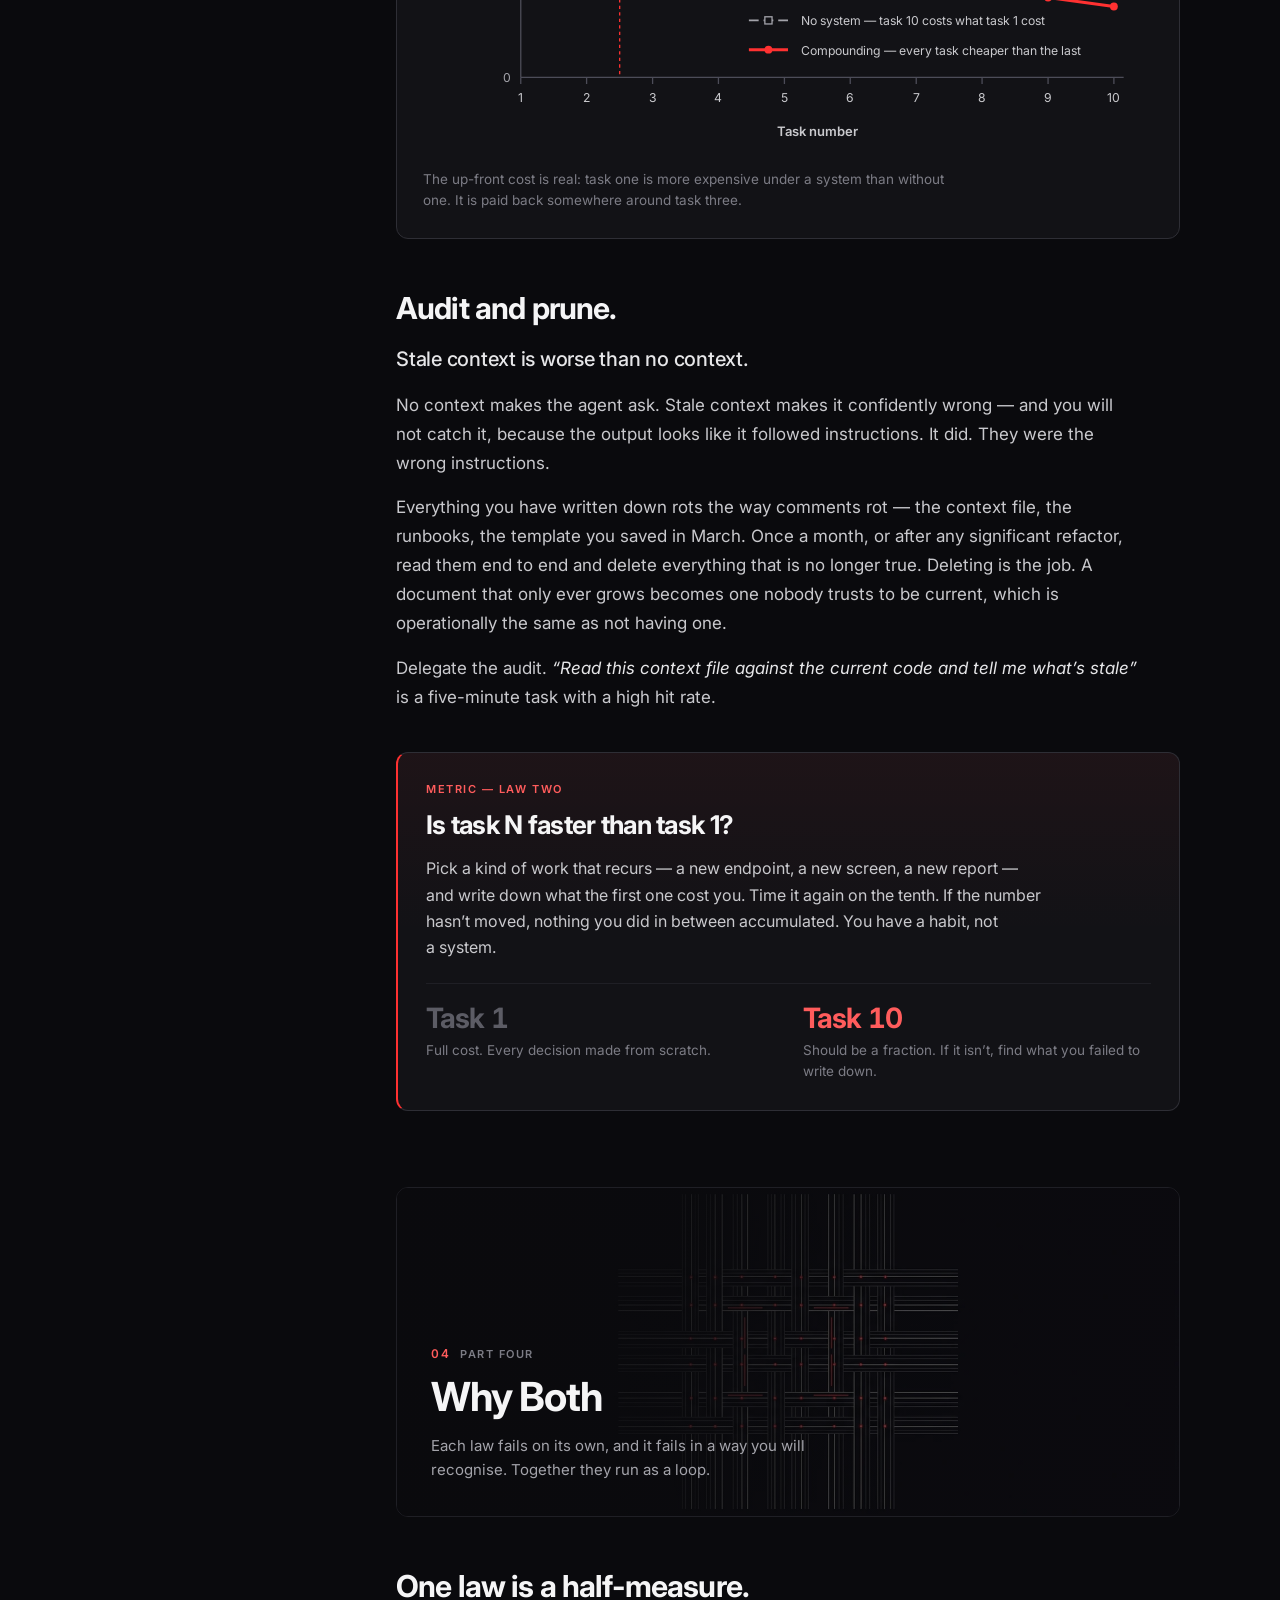
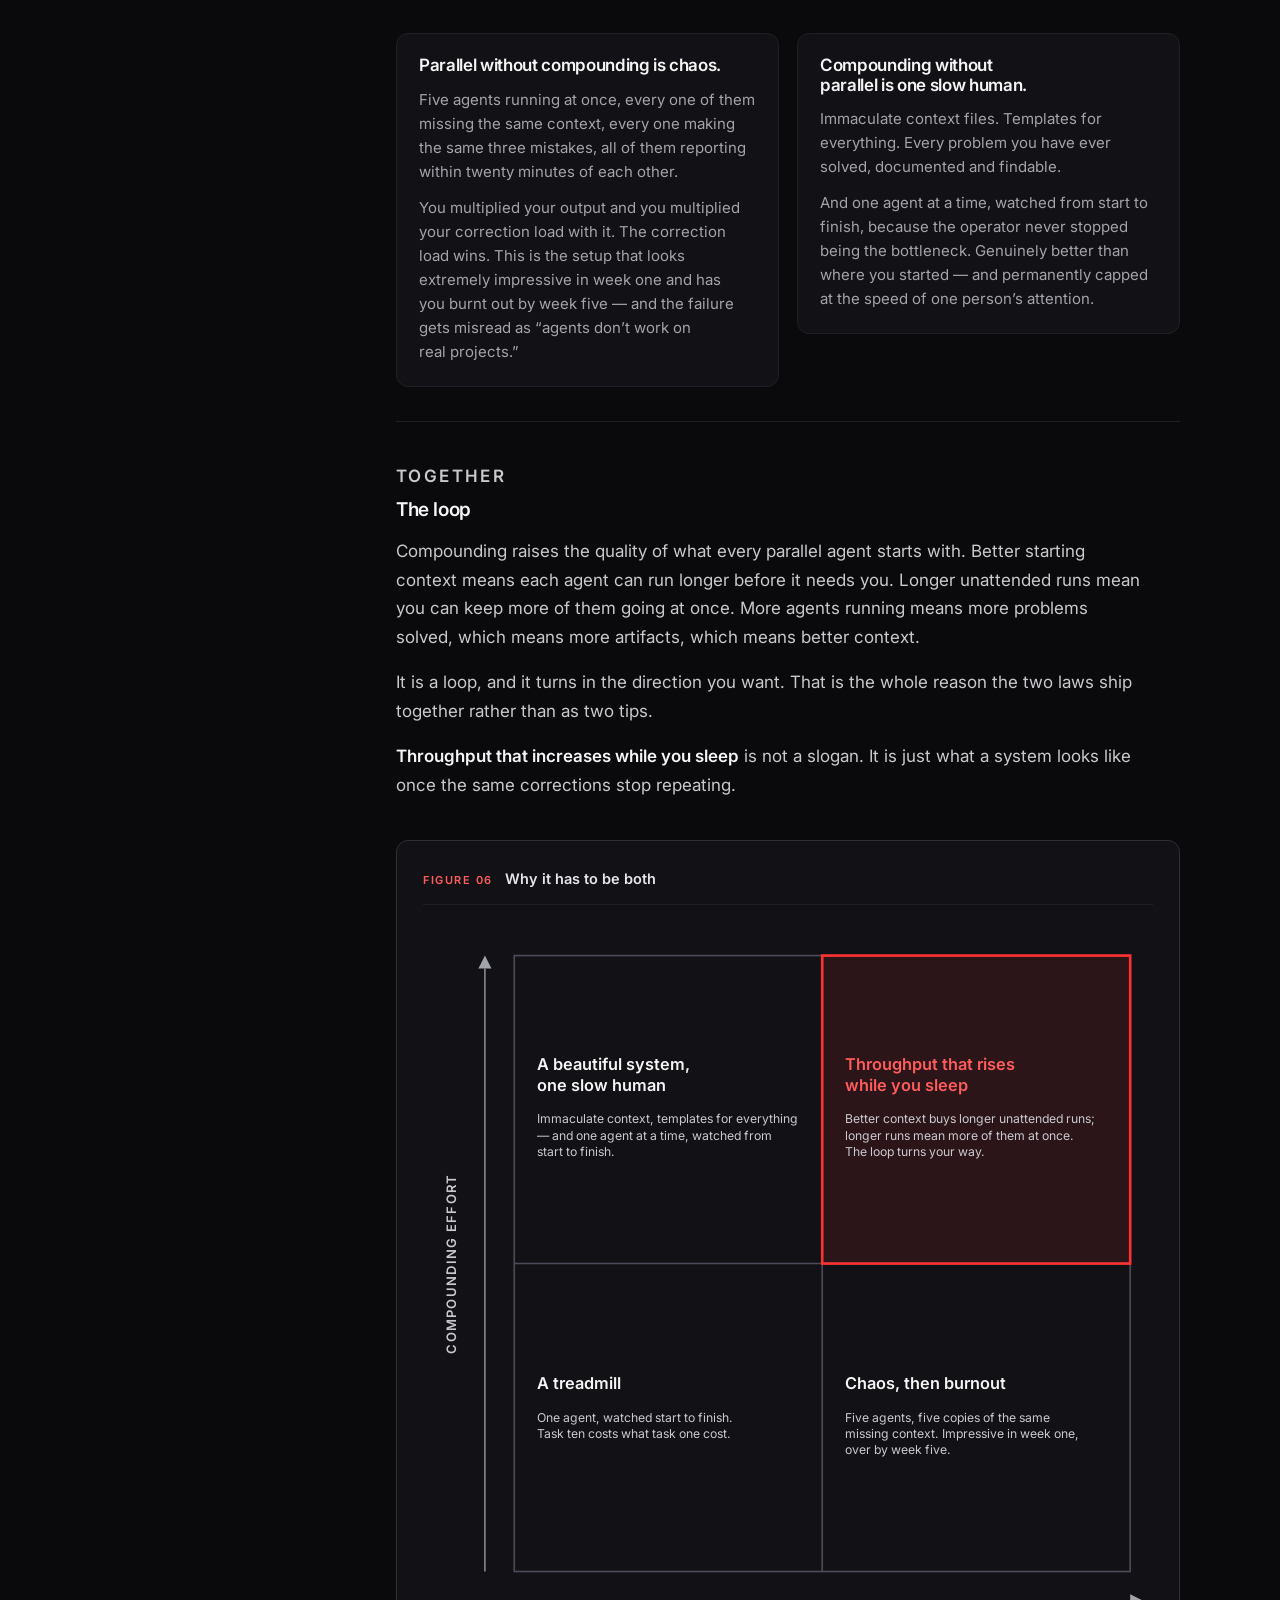
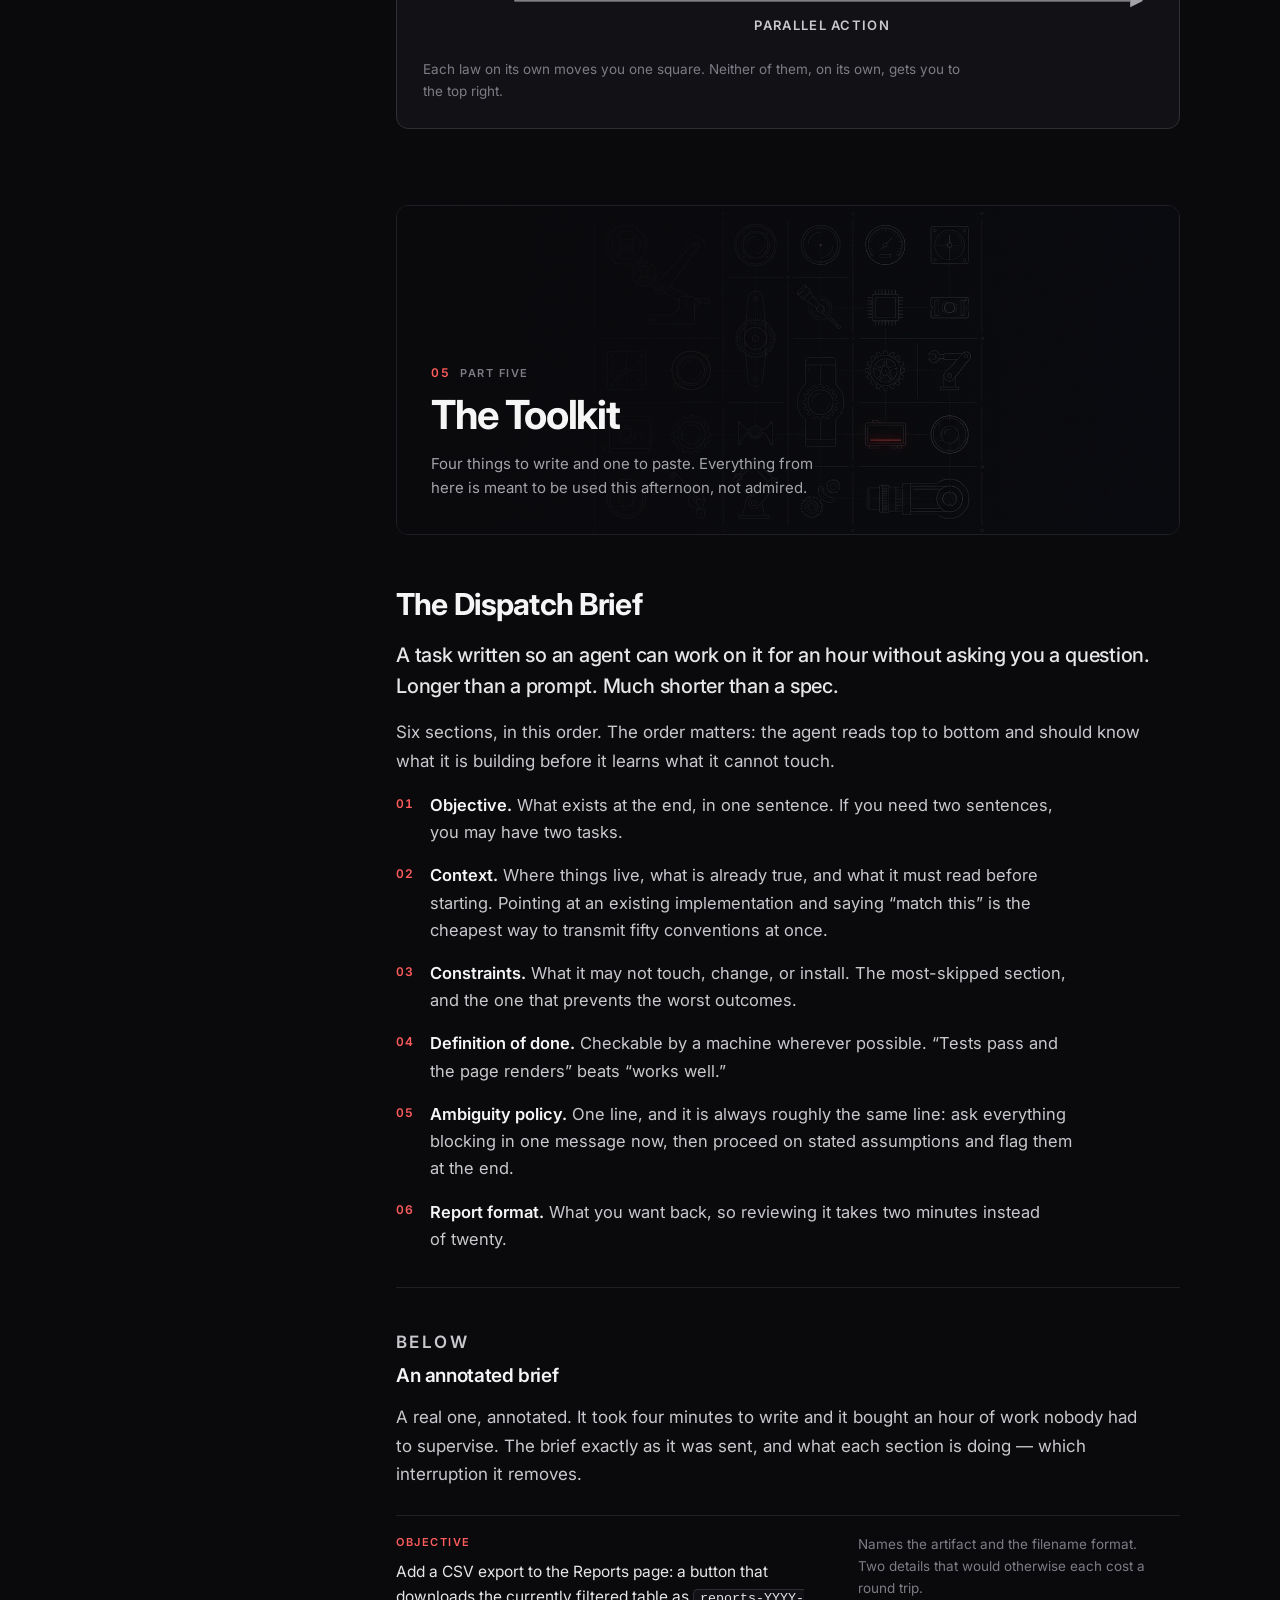
<file: pace/guide/index.html>
<!DOCTYPE html>
<html lang="en">
<head>
<meta charset="utf-8">
<meta name="viewport" content="width=device-width, initial-scale=1">
<title>How to get more out of AI coding agents — the PACE Field Guide</title>
<meta name="description" content="The whole PACE Field Guide on one page, free and ungated: why AI coding agents haven't 10x'd you, and the two laws that fix it — Parallel Action, Compounding Effort.">
<link rel="canonical" href="https://wynter.ai/pace/guide/">
<meta name="theme-color" content="#0a0a0d">
<meta name="author" content="Wynter Jones">

<meta property="og:type" content="article">
<meta property="og:site_name" content="Wynter.ai">
<meta property="og:url" content="https://wynter.ai/pace/guide/">
<meta property="og:title" content="How to get more out of AI coding agents — the PACE Field Guide">
<meta property="og:description" content="Your agents can run concurrently. You can't. The complete field guide — two laws, six diagrams, the dispatch brief, the context file and the drop-in protocol. Free, no email.">
<meta property="og:image" content="https://wynter.ai/assets/og.png">
<meta property="og:image:width" content="1200">
<meta property="og:image:height" content="630">
<meta property="og:image:alt" content="Wynter.ai — the agentic engineer's toolkit">
<meta property="article:author" content="Wynter Jones">
<meta property="article:published_time" content="2026-08-03">
<meta name="twitter:card" content="summary_large_image">
<meta name="twitter:title" content="How to get more out of AI coding agents — the PACE Field Guide">
<meta name="twitter:description" content="Your agents can run concurrently. You can't. The complete field guide — two laws, six diagrams, the dispatch brief, the context file and the drop-in protocol. Free, no email.">
<meta name="twitter:image" content="https://wynter.ai/assets/og.png">

<link rel="icon" href="/assets/favicon.ico" sizes="32x32">
<link rel="icon" href="/assets/favicon-32x32.png" type="image/png" sizes="32x32">
<link rel="icon" href="/assets/favicon-16x16.png" type="image/png" sizes="16x16">
<link rel="apple-touch-icon" href="/assets/apple-touch-icon.png" sizes="180x180">
<link rel="manifest" href="/site.webmanifest">

<link rel="preconnect" href="https://fonts.googleapis.com">
<link rel="preconnect" href="https://fonts.gstatic.com" crossorigin>
<link rel="stylesheet" href="https://fonts.googleapis.com/css2?family=Inter:wght@400;500;600;700&display=swap">
<link rel="stylesheet" href="/styles.css?v=20260806">
<link rel="stylesheet" href="/pace.css?v=20260806">
<link rel="stylesheet" href="/pace-guide.css?v=20260806">

<script type="application/ld+json">
{
  "@context": "https://schema.org",
  "@graph": [
    {
      "@type": "Organization",
      "@id": "https://wynter.ai/#org",
      "name": "Wynter.ai",
      "url": "https://wynter.ai/",
      "logo": "https://wynter.ai/assets/wynterai-logo.png",
      "founder": { "@type": "Person", "name": "Wynter Jones", "url": "https://wynter.ai/about" }
    },
    {
      "@type": "TechArticle",
      "@id": "https://wynter.ai/pace/guide/#article",
      "url": "https://wynter.ai/pace/guide/",
      "headline": "How to get more out of AI coding agents — the PACE Field Guide",
      "name": "The PACE Field Guide",
      "alternativeHeadline": "Parallel Action, Compounding Effort",
      "description": "The complete PACE Field Guide: why a coding agent that writes code in four minutes did not make your week four times faster, and the two laws — Parallel Action and Compounding Effort — that fix it. Includes the dispatch brief, the context file, the drop-in protocol and the compounding checklist.",
      "articleSection": [
        "The Bottleneck",
        "Act in Parallel",
        "Compound Effort",
        "Why Both",
        "The Toolkit"
      ],
      "inLanguage": "en",
      "image": "https://wynter.ai/assets/og.png",
      "datePublished": "2026-08-03",
      "dateModified": "2026-08-03",
      "wordCount": 4453,
      "timeRequired": "PT20M",
      "isAccessibleForFree": true,
      "dependencies": "Claude Code, Codex, Cursor, or Windsurf",
      "proficiencyLevel": "Beginner",
      "keywords": "AI coding agents, agentic engineering, parallel agents, CLAUDE.md, AGENTS.md, context file, dispatch brief, PACE",
      "author": { "@type": "Person", "name": "Wynter Jones", "url": "https://wynter.ai/about" },
      "publisher": { "@id": "https://wynter.ai/#org" },
      "isPartOf": { "@id": "https://wynter.ai/#site" },
      "encoding": {
        "@type": "MediaObject",
        "contentUrl": "https://wynter.ai/assets/pace-field-guide.pdf",
        "encodingFormat": "application/pdf",
        "name": "The PACE Field Guide (PDF)"
      },
      "version": "1.0"
    }
  ]
}
</script>
</head>

<body>
<a class="skip" href="#main">Skip to content</a>

<header class="site-head">
  <div class="shell">
    <a class="brand" href="/" aria-label="Wynter.ai home">
      <img src="/assets/wynterai-logo.png" alt="Wynter.ai" width="510" height="250" fetchpriority="high">
    </a>
    <details class="nav-menu">
      <summary class="nav-toggle">Menu</summary>
      <nav class="nav" aria-label="Main">
        <details class="nav-drop">
          <summary class="nav-drop-toggle">Learn</summary>
          <div class="nav-drop-panel">
            <a href="/pace/guide/" aria-current="page">Field Guide</a>
            <a href="/pace/protocol/">Protocol</a>
          </div>
        </details>
        <a href="/history">History</a>
        <a href="/about">About</a>
        <a href="/pricing">Pricing</a>
        <a href="https://account.wynter.ai/login">Login</a>
      </nav>
    </details>
    <a class="btn btn-primary nav-cta" href="/signup/">Get started free</a>
  </div>
</header>

<!--
  The web edition of assets/pace-field-guide.pdf. Same document, same copy,
  re-set for a screen and a dark ground.

  Three things about this page are deliberate and load-bearing:

  1. It is ungated. There is no form, no wall and no partial excerpt — the
     whole guide is in the HTML. That is the entire point of the page, and it
     is what makes it quotable by an answer engine.

  2. Nothing is injected. Every word below, including the protocol block, is in
     the source. /pace.js only unhides the copy button and reads textContent;
     with scripting off the page is complete and the contents list degrades to
     a plain list of links.

  3. The six figures are the PDF's own SVG, unedited. They were authored
     against custom properties (see .fs-* / .st-* in print.css), so the dark
     port is a token re-point in pace-guide.css rather than a second copy of
     every diagram. Geometry can be pasted back and forth; colour cannot drift.

  Copy that referred to the physical object has been adjusted and nothing else:
  page numbers became anchors, "overleaf" became "below", and the two printed
  halves of the protocol are one block here because there is no page to turn.
-->

<main id="main" class="page-guide">
  <div class="shell">

    <article class="guide-article">

      <header class="guide-head">
        <p class="eyebrow">The PACE Field Guide · Free · No signup</p>
        <h1>The PACE Field Guide</h1>
        <p class="lede">
          Parallel Action, Compounding Effort. Two laws for getting real
          throughput out of AI&nbsp;agents.
        </p>
        <p class="guide-facts">
          <span>Wynter Jones</span>
          <span><strong>20 minute</strong> read</span>
          <span>Five parts</span>
          <span>Complete — nothing held back</span>
        </p>
      </header>

      <aside class="card dl" id="download">
        <div>
          <p class="dl-title">Prefer it on paper?</p>
          <p class="dl-note">The same guide, formatted to print — 29 pages, A4, typeset for
            a printer rather than a screen. No email, no form; it is the same document you
            are reading.</p>
        </div>
        <a class="btn btn-primary btn-lg" href="/assets/pace-field-guide.pdf" download>Download the PDF</a>
      </aside>

      <div class="use-note">
        <p class="label">How to use it</p>
        <p>Parts 1 to 4 are the argument. Part 5 is the part you act on — the
          dispatch brief, the context file, the drop-in protocol and the checklist. If you
          only have ten minutes, read <a href="#act-in-parallel">Act in Parallel</a>,
          <a href="#compound-effort">Compound Effort</a>, and then go to
          <a href="#dispatch-brief">The Dispatch Brief</a>.</p>
      </div>

      <!-- The contents rail. A grid sibling of the body rather than a child of it,
           so the sticky column can run the length of the document on a desktop
           and simply fall into place under the masthead on a phone. -->
      <div class="guide-layout">

        <aside class="guide-toc">
        <nav class="toc-inner" aria-labelledby="contents-heading">
          <p class="eyebrow" id="contents-heading">Contents</p>
          <ol class="toc-list">
            <li><a href="#the-bottleneck"><span class="toc-n">01</span> <span>The Bottleneck</span></a></li>
            <li><a href="#act-in-parallel"><span class="toc-n">02</span> <span>Act in Parallel</span></a></li>
            <li><a href="#compound-effort"><span class="toc-n">03</span> <span>Compound Effort</span></a></li>
            <li><a href="#why-both"><span class="toc-n">04</span> <span>Why Both</span></a></li>
            <li>
              <a href="#the-toolkit"><span class="toc-n">05</span> <span>The Toolkit</span></a>
              <ul class="toc-sub">
                <li><a href="#dispatch-brief">The Dispatch Brief</a></li>
                <li><a href="#context-file">The Context File</a></li>
                <li><a href="#pace-protocol">The PACE Protocol</a></li>
                <li><a href="#compounding-checklist">The Compounding Checklist</a></li>
                <li><a href="#week-in-the-life">A week in the life</a></li>
              </ul>
            </li>
          </ol>
          <a class="btn btn-secondary toc-dl" href="/assets/pace-field-guide.pdf" download>Download the PDF</a>
        </nav>
      </aside>

        <div class="guide-body">

        <!-- ================================================= part one -->
        <section class="part" id="the-bottleneck" aria-labelledby="part-01-title">
          <div class="banner">
            <img class="banner-img" src="/assets/pace/divider-01-bottleneck-web.webp"
                 alt="A wide fan of pale hairlines converging from the left into a single narrow red slit, with one thin line continuing alone on the far side."
                 width="1400" height="764" decoding="async">
            <div class="banner-text">
              <p class="banner-eyebrow"><span class="banner-num">01</span> Part One</p>
              <h2 class="banner-title" id="part-01-title">The Bottleneck</h2>
              <p class="banner-note">You were promised a multiplier and you got a faster typist.
                The reason is structural, and it has nothing to do with how you write prompts.</p>
            </div>
          </div>

          <h3>AI didn&rsquo;t 10x you. Here&rsquo;s why.</h3>

          <p class="lead">You have access to a system that writes code faster than you can read
            it. On paper you should be shipping four times what you shipped last year. You are
            shipping maybe 1.3 times. That gap is not a prompting problem.</p>

          <p>Here is an honest hour, for most people using agents at work.</p>

          <p>You write a short task. The agent starts. You watch it type. Three minutes in it
            asks a clarifying question you could have answered in the first message. You answer.
            You watch more. It finishes. You read the output, spot the thing it got wrong,
            correct it by hand. Then you open a new session and explain your project again from
            an empty context window.</p>

          <p>Multiply that by a day. You did not get a multiplier. You got a faster typist and
            a new way to be interrupted.</p>

          <p>Two things are broken there, and they are not the same thing.</p>

          <div class="block">
            <p class="label label-accent">Failure one</p>
            <h4>Your attention is single-threaded.</h4>
            <p>The agent can run concurrently. You cannot. You have one attention and
              you spent it watching a machine work. Every agent you are actively supervising runs
              at exactly the speed of one human — yours. The concurrency was there the whole time.
              You declined to use it.</p>
          </div>

          <div class="block">
            <p class="label label-accent">Failure two</p>
            <h4>Your work doesn&rsquo;t accumulate.</h4>
            <p>Every session starts from zero. You re-explain the same architecture,
              restate the same conventions, re-correct the same misunderstanding about how your
              project handles errors. Task ten costs what task one cost, because nothing you
              learned in tasks one through nine got written down anywhere the agent can reach.
              That is not a workflow. It is a treadmill with good marketing.</p>
          </div>

          <h3>Two failures, two laws.</h3>

          <p class="lead">PACE is not a productivity system. It is two constraints on how
            you set work up — one for each failure above.</p>

          <hr class="rule">

          <div class="num-block">
            <p class="num">1</p>
            <div>
              <h4>Act in Parallel</h4>
              <p class="label">Fixes the attention problem</p>
              <p>Stop being the thing your agents wait on. Structure work so it runs
                without you, and spend the time you get back setting up the next piece of work
                instead of watching this one.</p>
            </div>
          </div>

          <hr class="rule">

          <div class="num-block">
            <p class="num">2</p>
            <div>
              <h4>Compound Effort</h4>
              <p class="label">Fixes the accumulation problem</p>
              <p>Make every task leave something behind that makes the next task
                cheaper. Context written down, corrections folded back into the system, solved
                problems turned into things you can reuse. The residue is the point.</p>
            </div>
          </div>

          <hr class="rule">

          <div class="block">
            <p class="label">Note</p>
            <p>Both laws cost you time at the front of a task and repay it later, which is why
              most people skip them. Ten minutes of specification does not feel like progress.
              It is the only thing on this list that reliably is.</p>
            <p>And to be clear about what this isn&rsquo;t: none of it is about better
              prompts. Prompt wording matters roughly as much as handwriting mattered in 1990.
              Real, but not the thing holding you back.</p>
          </div>
        </section>

        <!-- ================================================= part two -->
        <section class="part" id="act-in-parallel" aria-labelledby="part-02-title">
          <div class="banner">
            <img class="banner-img" src="/assets/pace/divider-02-parallel-web.webp"
                 alt="Many pale horizontal lines running side by side across the frame at different lengths, punctuated by small red and white markers."
                 width="1376" height="768" loading="lazy" decoding="async">
            <div class="banner-text">
              <p class="banner-eyebrow"><span class="banner-num">02</span> Part Two &mdash; Law One</p>
              <h2 class="banner-title" id="part-02-title">Act in Parallel</h2>
              <blockquote class="banner-law">
                <p>&ldquo;Your agents can run concurrently. You can&rsquo;t. So stop being
                  the thing they wait on.&rdquo;</p>
                <cite>PACE &mdash; Law One</cite>
              </blockquote>
            </div>
          </div>

          <h3>Plan once, at the front.</h3>

          <p class="lead">A vague task interrupts you every four minutes. A well-specified task
            runs for an hour.</p>

          <p>That is the entire trade. Ten minutes of thinking before you dispatch
            buys an hour in which you are not needed. Skipping those ten minutes does not save
            ten minutes — it redistributes them across the next hour in four-minute fragments,
            which is the most expensive way there is to spend attention.</p>

          <p>So front-load every decision the agent would otherwise have to stop and ask
            about:</p>

          <ul class="list">
            <li>What &ldquo;done&rdquo; looks like, concretely enough to check.</li>
            <li>Which files and systems it may touch, and which it may not.</li>
            <li>What to do at an ambiguity. Not &ldquo;ask me&rdquo; — <em>assume, and flag it</em>.</li>
            <li>How it should verify its own work before it reports.</li>
          </ul>

          <p>If you can&rsquo;t answer those four, the task isn&rsquo;t ready to
            dispatch. That is information, not a delay.</p>

          <div class="block">
            <p class="label label-accent">The unit</p>
            <h4>The unit of work</h4>
            <p>Stop thinking in prompts. Start thinking in units, where the unit is:
              <strong>a task an agent can finish without asking me anything.</strong></p>
            <p>That definition does real work. It rules out &ldquo;improve the onboarding
              flow&rdquo; — too vague, it will be back with questions in four minutes. It rules
              out &ldquo;rename this variable&rdquo; — done in twelve seconds, not worth the
              dispatch overhead. What survives is the middle: substantial, bounded, unambiguous.
              Thirty to ninety minutes of agent time.</p>
            <p>Most tasks fail the test on the first pass. Rewriting them until they pass
              <em>is</em> the work.</p>
          </div>

          <figure class="fig" id="figure-01">
            <p class="fig-head">
              <span class="fig-n">Figure 01</span>
              <span class="fig-t">The same four tasks, twice</span>
            </p>
            <div class="fig-scroll" tabindex="0">
<svg class="fig__svg" viewBox="0 0 448 546" role="img"
         aria-label="Two timelines of the same four tasks. Run serially they take eight hours of wall-clock time and occupy your attention throughout. Run in parallel they take 2.4 hours and occupy your attention only to dispatch and review.">
      <defs>
        <marker id="f1-acc" viewBox="0 0 9 9" refX="8" refY="4.5" markerWidth="9" markerHeight="9"
                markerUnits="userSpaceOnUse" orient="auto"><path d="M0,0 L9,4.5 L0,9 z" class="fs-acc"/></marker>
      </defs>

      <!-- shared hour gridlines, drawn per panel so they never cross a heading -->
      <g class="st-rule" stroke-width="0.6">
        <path d="M66,44V218 M111.5,44V218 M157,44V218 M202.5,44V218 M248,44V218 M293.5,44V218 M339,44V218 M384.5,44V218 M430,44V218"/>
        <path d="M66,320V528 M111.5,320V528 M157,320V528 M202.5,320V528 M248,320V528 M293.5,320V528 M339,320V528 M384.5,320V528 M430,320V528"/>
      </g>

      <!-- ------------------------------------------------ panel A, serial -->
      <text x="0" y="14" font-size="10" class="tw-6 fs-ink">Serial &#8212; you stay in the loop</text>
      <text x="0" y="29" font-size="8" class="fs-mute">Four tasks, one attention, strictly one after another.</text>

      <rect x="66" y="48" width="364" height="22" class="fs-mid"/>
      <text x="60" y="63" font-size="8" text-anchor="end" class="fs-mid">Your attention</text>

      <!-- the four review gaps: attention is spent here too, which is the point -->
      <g class="fs-acc" opacity="0.08">
        <rect x="143.35" y="86" width="13.65" height="110"/>
        <rect x="234.35" y="86" width="13.65" height="110"/>
        <rect x="325.35" y="86" width="13.65" height="110"/>
        <rect x="416.35" y="86" width="13.65" height="110"/>
      </g>

      <g class="fs-bar st-mute" stroke-width="0.8">
        <rect x="66"  y="86"  width="77.35" height="20"/>
        <rect x="157" y="116" width="77.35" height="20"/>
        <rect x="248" y="146" width="77.35" height="20"/>
        <rect x="339" y="176" width="77.35" height="20"/>
      </g>
      <g font-size="8" text-anchor="end" class="fs-mid">
        <text x="60" y="100">Task 1</text>
        <text x="60" y="130">Task 2</text>
        <text x="60" y="160">Task 3</text>
        <text x="60" y="190">Task 4</text>
      </g>

      <path d="M150.2,198V205" class="st-mute" stroke-width="0.6"/>
      <text x="150.2" y="214" font-size="7.5" text-anchor="middle" class="fs-acct">you read the output</text>

      <path d="M66,221V226 H430 V221" class="st-acc fs-none" stroke-width="0.9"/>
      <text x="248" y="239" font-size="8.5" text-anchor="middle" class="tw-6 fs-acct">8 hours of wall-clock time</text>

      <path d="M0,262H448" class="st-rule" stroke-width="0.6"/>

      <!-- ---------------------------------------------- panel B, parallel -->
      <text x="0" y="286" font-size="10" class="tw-6 fs-ink">Parallel &#8212; you dispatch, then leave</text>
      <text x="0" y="301" font-size="8" class="fs-mute">The same four tasks, running at the same time.</text>

      <text x="77.9"  y="316" font-size="7.5" text-anchor="middle" class="fs-acct">dispatch &#215;4</text>
      <text x="161.5" y="316" font-size="7.5" text-anchor="middle" class="fs-acct">review &#215;4</text>

      <rect x="66" y="322" width="364" height="22" class="fs-none st-rule" stroke-width="0.6" stroke-dasharray="3 2"/>
      <text x="60" y="337" font-size="8" text-anchor="end" class="fs-mid">Your attention</text>
      <g class="fs-acc">
        <rect x="66"    y="325" width="4.5" height="16"/>
        <rect x="72.4"  y="325" width="4.5" height="16"/>
        <rect x="78.7"  y="325" width="4.5" height="16"/>
        <rect x="85.1"  y="325" width="4.5" height="16"/>
        <rect x="149.8" y="325" width="4.5" height="16"/>
        <rect x="156.1" y="325" width="4.5" height="16"/>
        <rect x="162.5" y="325" width="4.5" height="16"/>
        <rect x="168.8" y="325" width="4.5" height="16"/>
      </g>

      <path d="M89.6,348V352 H149.8 V348" class="st-mute fs-none" stroke-width="0.6"/>
      <text x="119.7" y="364" font-size="7.5" text-anchor="middle" class="fs-mute">you are elsewhere</text>

      <g class="fs-bar st-mute" stroke-width="0.8">
        <rect x="72.37" y="376" width="77.35" height="20"/>
        <rect x="78.74" y="406" width="77.35" height="20"/>
        <rect x="85.11" y="436" width="77.35" height="20"/>
        <rect x="91.48" y="466" width="77.35" height="20"/>
      </g>
      <g font-size="8" text-anchor="end" class="fs-mid">
        <text x="60" y="390">Task 1</text>
        <text x="60" y="420">Task 2</text>
        <text x="60" y="450">Task 3</text>
        <text x="60" y="480">Task 4</text>
      </g>

      <path d="M66,497V502 H173.3 V497" class="st-acc fs-none" stroke-width="0.9"/>
      <path d="M173.3,497V502 H430 V497" class="st-mute fs-none" stroke-width="0.8" stroke-dasharray="3 2"/>
      <text x="66"  y="516" font-size="8.5" class="tw-6 fs-acct">2.4 hours of wall-clock time</text>
      <text x="430" y="516" font-size="8.5" text-anchor="end" class="tw-6 fs-mid">5.6 hours you get back</text>

      <!-- ------------------------------------------------------ shared axis -->
      <path d="M66,528H430" class="st-rules" stroke-width="0.8"/>
      <g class="st-rules" stroke-width="0.8">
        <path d="M66,528v4 M111.5,528v4 M157,528v4 M202.5,528v4 M248,528v4 M293.5,528v4 M339,528v4 M384.5,528v4 M430,528v4"/>
      </g>
      <g font-size="7.5" text-anchor="middle" class="fs-mute">
        <text x="66" y="543">0</text><text x="111.5" y="543">1</text><text x="157" y="543">2</text>
        <text x="202.5" y="543">3</text><text x="248" y="543">4</text><text x="293.5" y="543">5</text>
        <text x="339" y="543">6</text><text x="384.5" y="543">7</text><text x="430" y="543">8</text>
      </g>
      <text x="60" y="543" font-size="7.5" text-anchor="end" class="fs-mute">hours</text>
    </svg>
            </div>
            <figcaption>Same four tasks, same total agent time, same person. The only variable is
              whether you stayed in the room while they ran.</figcaption>
          </figure>

          <h3>Dispatch, then leave.</h3>

          <p class="lead">The moment you kick off agent A, your job is not to watch agent A.
            Your job is to go plan work for agent B.</p>

          <p>This feels wrong, and the feeling is worth naming. Part of it is curiosity. Most
            of it is a suspicion that if you look away it will do something stupid. It might.
            Branches and checkpoints cover that.</p>

          <p>What watching actually buys you is not safety. It is the sensation of control, and
            it costs you the entire parallel dividend.</p>

          <p><strong>Batch the planning. Parallelise the execution.</strong> Spend
            the first forty minutes of the morning writing four briefs. Dispatch all four. Spend
            the rest of the day reviewing what comes back and writing the next four. The desk is
            quiet in between, and that is the system working, not the system idle.</p>

          <div class="block">
            <p class="label label-accent">Failure design</p>
            <h4>Design for unattended failure</h4>
            <p>Running unattended means accepting that some runs will fail badly. The
              job is to make that cheap rather than to prevent it.</p>
            <ul class="list">
              <li><strong>Checkpoints.</strong> Every agent works on its own branch or worktree. A
                bad run is a discarded branch, not a lost afternoon.</li>
              <li><strong>Isolated workspaces.</strong> Two agents editing the same file at the
                same time is not parallelism. It is a merge conflict with extra steps.</li>
              <li><strong>Scope written down.</strong> One sentence — &ldquo;do not touch the auth
                module&rdquo; — prevents an entire category of disaster.</li>
              <li><strong>Self-verification.</strong> If the agent can run the tests, it should
                have to run the tests before it reports.</li>
            </ul>
          </div>

          <figure class="fig" id="figure-02">
            <p class="fig-head">
              <span class="fig-n">Figure 02</span>
              <span class="fig-t">The dispatch loop</span>
            </p>
            <div class="fig-scroll" tabindex="0">
<svg class="fig__svg" viewBox="0 0 448 200" role="img"
         aria-label="A five-step loop: plan, dispatch, the agent runs unattended, review, extract. Your attention follows the first two steps, leaves during the unattended run, and returns at review.">
      <defs>
        <marker id="f2-acc" viewBox="0 0 9 9" refX="8" refY="4.5" markerWidth="9" markerHeight="9"
                markerUnits="userSpaceOnUse" orient="auto"><path d="M0,0 L9,4.5 L0,9 z" class="fs-acc"/></marker>
        <marker id="f2-mid" viewBox="0 0 9 9" refX="8" refY="4.5" markerWidth="9" markerHeight="9"
                markerUnits="userSpaceOnUse" orient="auto"><path d="M0,0 L9,4.5 L0,9 z" class="fs-mid"/></marker>
      </defs>

      <!-- your attention: present, then away, then back -->
      <text x="5" y="30" font-size="7.5" class="t-lab fs-mute">Your attention</text>
      <path d="M5,52H178" class="st-acc" stroke-width="1.6"/>
      <path d="M178,52 C190,52 190,26 202,26 H246 C258,26 258,52 270,52"
            class="st-mute fs-none" stroke-width="1.2" stroke-dasharray="4 3"/>
      <path d="M270,52H443" class="st-acc" stroke-width="1.6"/>
      <text x="224" y="20" font-size="7.5" text-anchor="middle" class="fs-mute">you go elsewhere</text>
      <g class="st-rules" stroke-width="0.6" stroke-dasharray="2 2">
        <path d="M42,54V86 M133,54V86 M315,54V86 M406,54V86"/>
      </g>

      <!-- the five steps -->
      <g class="fs-none st-rules" stroke-width="0.8">
        <rect x="5"   y="88" width="74" height="52"/>
        <rect x="96"  y="88" width="74" height="52"/>
        <rect x="278" y="88" width="74" height="52"/>
        <rect x="369" y="88" width="74" height="52"/>
      </g>
      <rect x="187" y="88" width="74" height="52" class="fs-none st-mute" stroke-width="0.9" stroke-dasharray="4 3"/>

      <g text-anchor="middle">
        <text x="42"  y="110" font-size="8.5" class="tw-6 fs-ink">Plan</text>
        <text x="42"  y="123" font-size="7.5" class="fs-mute">write the brief</text>
        <text x="133" y="110" font-size="8.5" class="tw-6 fs-ink">Dispatch</text>
        <text x="133" y="123" font-size="7.5" class="fs-mute">hand it over</text>
        <text x="224" y="110" font-size="8.5" class="tw-6 fs-acct">Runs</text>
        <text x="224" y="123" font-size="7.5" class="fs-mute">unattended</text>
        <text x="315" y="110" font-size="8.5" class="tw-6 fs-ink">Review</text>
        <text x="315" y="123" font-size="7.5" class="fs-mute">read the output</text>
        <text x="406" y="110" font-size="8.5" class="tw-6 fs-ink">Extract</text>
        <text x="406" y="123" font-size="7.5" class="fs-mute">what is reusable</text>
      </g>

      <g class="st-mid" stroke-width="1" marker-end="url(#f2-mid)">
        <path d="M81,114H88"/>
        <path d="M172,114H179"/>
        <path d="M263,114H270"/>
        <path d="M354,114H361"/>
      </g>

      <!-- and round again -->
      <path d="M406,140 V176 H42 V148" class="st-acc fs-none" stroke-width="1.4" marker-end="url(#f2-acc)"/>
      <text x="224" y="190" font-size="8" text-anchor="middle" class="fs-mid">and the next brief is already written</text>
    </svg>
            </div>
            <figcaption>The unattended stretch is the whole point. If your attention never leaves the
              line, you are having a conversation, not running a loop.</figcaption>
          </figure>

          <figure class="fig" id="figure-03">
            <p class="fig-head">
              <span class="fig-n">Figure 03</span>
              <span class="fig-t">The unit-of-work test</span>
            </p>
            <div class="fig-scroll" tabindex="0">
<svg class="fig__svg" viewBox="0 0 448 206" role="img"
         aria-label="A decision test. Can an agent finish this task without asking you anything? If it is too vague, specify it. If it is too small, just do it. If yes, dispatch it.">
      <defs>
        <marker id="f3-mid" viewBox="0 0 9 9" refX="8" refY="4.5" markerWidth="9" markerHeight="9"
                markerUnits="userSpaceOnUse" orient="auto"><path d="M0,0 L9,4.5 L0,9 z" class="fs-mid"/></marker>
      </defs>

      <rect x="134" y="6" width="180" height="28" class="fs-tint st-rules" stroke-width="0.8"/>
      <text x="224" y="25" font-size="8.5" text-anchor="middle" class="tw-6 fs-ink">A task you are about to dispatch</text>
      <path d="M224,34V44" class="st-mid" stroke-width="1" marker-end="url(#f3-mid)"/>

      <rect x="24" y="50" width="400" height="42" class="fs-tint st-rules" stroke-width="0.8"/>
      <rect x="24" y="50" width="2.4" height="42" class="fs-acc"/>
      <text x="224" y="77" font-size="11" text-anchor="middle" class="tw-6 fs-ink">Can an agent finish it without asking me anything?</text>

      <g class="st-mid" stroke-width="1" marker-end="url(#f3-mid)">
        <path d="M79,92V118"/>
        <path d="M224,92V118"/>
        <path d="M369,92V118"/>
      </g>
      <text x="85"  y="110" font-size="7.5" class="t-lab fs-mute">No &#8212; too vague</text>
      <text x="230" y="110" font-size="7.5" class="t-lab fs-mute">No &#8212; too small</text>
      <text x="375" y="110" font-size="7.5" class="t-lab fs-acct">Yes</text>

      <rect x="16"  y="124" width="126" height="76" class="fs-none st-rules" stroke-width="0.8"/>
      <rect x="161" y="124" width="126" height="76" class="fs-none st-rules" stroke-width="0.8"/>
      <rect x="306" y="124" width="126" height="76" class="fs-acc" opacity="0.05"/>
      <rect x="306" y="124" width="126" height="76" class="fs-none st-acc" stroke-width="1.2"/>
      <rect x="306" y="124" width="2.4" height="76" class="fs-acc"/>

      <text x="28"  y="143" font-size="8.5" class="tw-6 fs-ink">Too vague</text>
      <g font-size="7.5" class="fs-mid">
        <text x="28" y="159">Rewrite it. Name the</text>
        <text x="28" y="169">done-condition and the</text>
        <text x="28" y="179">ambiguity policy.</text>
      </g>

      <text x="173" y="143" font-size="8.5" class="tw-6 fs-ink">Too small</text>
      <g font-size="7.5" class="fs-mid">
        <text x="173" y="159">Just do it. Twelve</text>
        <text x="173" y="169">seconds beats the</text>
        <text x="173" y="179">dispatch overhead.</text>
      </g>

      <text x="320" y="143" font-size="8.5" class="tw-6 fs-acct">Dispatch it.</text>
      <g font-size="7.5" class="fs-mid">
        <text x="320" y="159">Substantial, bounded,</text>
        <text x="320" y="169">unambiguous. Thirty to</text>
        <text x="320" y="179">ninety minutes of</text>
        <text x="320" y="189">agent time.</text>
      </g>
    </svg>
            </div>
            <figcaption>Most tasks fail on the first pass, and both failures are useful information.
              Rewriting them until they pass is the work.</figcaption>
          </figure>

          <h3>The skill is dispatch, not prompting.</h3>

          <p class="lead">Prompting is what you do when you are in the loop. Dispatch is what you
            do when you are not.</p>

          <p>Prompting optimises a conversation: how do I phrase this so the next
            reply is better? It assumes you will be there for the next reply. Dispatch optimises
            an absence: what does this agent need so that in ninety minutes I get a finished
            thing instead of a question?</p>

          <p>They pull in different directions. A good prompt can afford to be short, because
            you are there to fill the gaps. A good dispatch brief cannot, because you
            aren&rsquo;t. Every hour spent learning to phrase things more cleverly is an hour
            spent getting better at being the bottleneck.</p>

          <p>The move is not a better sentence. It is a task specified well enough that the
            conversation never has to happen.</p>

          <aside class="callout">
            <p class="callout-label">Metric &mdash; Law One</p>
            <p class="callout-q">Agent-hours per human-hour.</p>
            <p class="callout-body">Count it honestly for one day: total hours of agent work
              performed, divided by hours you spent at the desk. Almost everyone lands at
              <strong>1:1</strong> — one agent, watched. The target is <strong>4:1</strong> and up.</p>
            <div class="callout-figs">
              <div>
                <p class="cf-n cf-muted">1:1</p>
                <p class="cf-cap">One agent, supervised. A faster typist with a human attached.</p>
              </div>
              <div>
                <p class="cf-n cf-accent">4:1</p>
                <p class="cf-cap">Four unattended runs against one planning hour. Same effort, rearranged.</p>
              </div>
            </div>
          </aside>

          <p class="caption">Going from 1:1 to 4:1 is not four times the work. It is the same
            work, front-loaded.</p>
        </section>

        <!-- =============================================== part three -->
        <section class="part" id="compound-effort" aria-labelledby="part-03-title">
          <div class="banner">
            <img class="banner-img" src="/assets/pace/divider-03-compound-web.webp"
                 alt="A red curve rising steeply out of a flat base, drawn over a stack of pale horizontal bars that grow longer as they climb."
                 width="1376" height="768" loading="lazy" decoding="async">
            <div class="banner-text">
              <p class="banner-eyebrow"><span class="banner-num">03</span> Part Three &mdash; Law Two</p>
              <h2 class="banner-title" id="part-03-title">Compound Effort</h2>
              <blockquote class="banner-law">
                <p>&ldquo;If the tenth task isn&rsquo;t faster than the first, you
                  don&rsquo;t have a system. You have a habit.&rdquo;</p>
                <cite>PACE &mdash; Law Two</cite>
              </blockquote>
            </div>
          </div>

          <h3>Context is an asset.</h3>

          <p class="lead">Everything you know about your project that the agent doesn&rsquo;t is
            a tax you pay on every single task.</p>

          <p>You pay it in re-explanation, in wrong assumptions, in corrections you
            have made before. Written down once, it stops being a tax and starts being
            infrastructure.</p>

          <p>What belongs in writing: the architecture and why it is shaped that way. The
            conventions the code follows but never states. The commands to build, test and
            deploy. The things that look wrong and are deliberate. The decisions that are
            already closed, so they stop being reopened every fortnight.</p>

          <p>Where it lives matters less than that it lives somewhere the agent reads — a
            context file at the project root, a runbook, a starter repo, the design system.
            Treat whichever one you use the way you would treat an onboarding document for a
            contractor who starts fresh every morning. That is precisely what you have.</p>

          <div class="block">
            <p class="label label-accent">Artifacts</p>
            <h4>Every solved problem becomes a thing</h4>
            <p>You will solve some version of the same problem repeatedly for as long
              as the project exists. The compounding move is to make each solution retrievable
              instead of remembered.</p>
            <ul class="list">
              <li>A brief that worked → a saved template.</li>
              <li>A component you finally got right → the reference implementation, named in the
                context file so the agent copies that one.</li>
              <li>A three-hour debugging session → four lines about the failure mode.</li>
              <li>A repeated multi-step chore → a documented, named procedure.</li>
            </ul>
            <p>The bar is deliberately low. A named paragraph on disk beats an
              unnamed insight in your head, every time.</p>
          </div>

          <h3>Correct the system, not the output.</h3>

          <p class="lead">This is the one that separates the people who compound from the
            people who are simply busy.</p>

          <p>The agent produces something wrong. Say it reached for a date library you moved off
            six months ago. Your instinct is to fix that file. Thirty seconds, done, back to
            work.</p>

          <p>You just bought a fix that expires. Tomorrow&rsquo;s agent has the same gap and
            makes the same mistake, and you pay the same thirty seconds again, forever, at a
            rate set by how often the subject comes up.</p>

          <p>The compounding move costs sixty seconds instead of thirty. Fix the output, then
            open the context file and write the line that makes the mistake impossible:
            <em>&ldquo;Dates: use X. Y was removed in March — do not reintroduce it.&rdquo;</em></p>

          <p>Every correction is a fork. One branch fixes today. The other retires the mistake.
            Take the second one consistently and your error rate falls without you working on
            it.</p>

          <div class="block">
            <p class="label label-accent">Zero setup</p>
            <h4>Systems so setup is zero</h4>
            <p>If the start of every task involves decisions you have already made —
              spacing, component structure, file layout, naming — you are paying setup costs in
              perpetuity for no return.</p>
            <p>A design system, a project template, a scaffold command: these exist so that the
              answer to &ldquo;how should this look&rdquo; is already on disk and the agent can
              read it. Zero setup is a compounding position. Every task after it starts further
              along than the last one did.</p>
          </div>

          <figure class="fig" id="figure-04">
            <p class="fig-head">
              <span class="fig-n">Figure 04</span>
              <span class="fig-t">Where a correction goes</span>
            </p>
            <div class="fig-scroll" tabindex="0">
<svg class="fig__svg" viewBox="0 0 448 236" role="img"
         aria-label="A task produces a wrong output and you correct it. The correction can go into this one output, where it stops, or into the context file, from which the next task starts at a higher baseline.">
      <defs>
        <marker id="f4-acc" viewBox="0 0 9 9" refX="8" refY="4.5" markerWidth="9" markerHeight="9"
                markerUnits="userSpaceOnUse" orient="auto"><path d="M0,0 L9,4.5 L0,9 z" class="fs-acc"/></marker>
        <marker id="f4-mid" viewBox="0 0 9 9" refX="8" refY="4.5" markerWidth="9" markerHeight="9"
                markerUnits="userSpaceOnUse" orient="auto"><path d="M0,0 L9,4.5 L0,9 z" class="fs-mid"/></marker>
        <marker id="f4-mute" viewBox="0 0 9 9" refX="8" refY="4.5" markerWidth="9" markerHeight="9"
                markerUnits="userSpaceOnUse" orient="auto"><path d="M0,0 L9,4.5 L0,9 z" class="fs-mute"/></marker>
      </defs>

      <g class="fs-none st-rules" stroke-width="0.8">
        <rect x="12"  y="14" width="124" height="44"/>
        <rect x="162" y="14" width="124" height="44"/>
        <rect x="312" y="14" width="124" height="44"/>
      </g>
      <g text-anchor="middle">
        <text x="74"  y="34" font-size="8.5" class="tw-6 fs-ink">Task N</text>
        <text x="74"  y="48" font-size="7.5" class="fs-mute">you dispatch it</text>
        <text x="224" y="34" font-size="8.5" class="tw-6 fs-ink">Wrong output</text>
        <text x="224" y="48" font-size="7.5" class="fs-mute">a stale assumption</text>
        <text x="374" y="34" font-size="8.5" class="tw-6 fs-ink">You correct it</text>
        <text x="374" y="48" font-size="7.5" class="fs-mute">the fork is here</text>
      </g>
      <g class="st-mid" stroke-width="1" marker-end="url(#f4-mid)">
        <path d="M138,36H154"/>
        <path d="M288,36H304"/>
      </g>

      <!-- the fork -->
      <path d="M360,58 V80 H224 V102" class="st-acc fs-none" stroke-width="1.4" marker-end="url(#f4-acc)"/>
      <text x="300" y="74" font-size="7.5" text-anchor="middle" class="fs-acct">into the system</text>
      <path d="M388,58 V102" class="st-mute fs-none" stroke-width="1" stroke-dasharray="3 2" marker-end="url(#f4-mute)"/>
      <text x="382" y="95" font-size="7.5" text-anchor="end" class="fs-mute">into this output</text>

      <rect x="162" y="110" width="124" height="48" class="fs-acc" opacity="0.05"/>
      <rect x="162" y="110" width="124" height="48" class="fs-none st-acc" stroke-width="1.2"/>
      <rect x="162" y="110" width="2.4" height="48" class="fs-acc"/>
      <text x="176" y="130" font-size="8.5" class="tw-6 fs-acct">The context file</text>
      <g font-size="7.5" class="fs-mid">
        <text x="176" y="145">the rule that makes the</text>
        <text x="176" y="155">mistake impossible</text>
      </g>

      <rect x="312" y="110" width="124" height="48" class="fs-none st-mute" stroke-width="0.8" stroke-dasharray="3 2"/>
      <text x="326" y="130" font-size="8.5" class="tw-6 fs-mute">This output only</text>
      <text x="326" y="145" font-size="7.5" class="fs-mute">nothing else changes</text>

      <path d="M374,158V176" class="st-mute" stroke-width="1"/>
      <path d="M352,178H396" class="st-mute" stroke-width="1.8"/>
      <g font-size="7.5" text-anchor="middle" class="fs-mute">
        <text x="374" y="192">The same mistake</text>
        <text x="374" y="202">returns tomorrow.</text>
      </g>

      <path d="M224,158 V212 H74 V64" class="st-acc fs-none" stroke-width="1.4" marker-end="url(#f4-acc)"/>
      <text x="149" y="226" font-size="7.5" text-anchor="middle" class="fs-acct">Task N+1 starts from a higher baseline</text>
    </svg>
            </div>
            <figcaption>Every correction is a fork. One branch fixes today; the other retires the
              mistake. They cost thirty seconds and sixty.</figcaption>
          </figure>

          <figure class="fig" id="figure-05">
            <p class="fig-head">
              <span class="fig-n">Figure 05</span>
              <span class="fig-t">What compounding looks like</span>
            </p>
            <div class="fig-scroll" tabindex="0">
<svg class="fig__svg" viewBox="0 0 448 250" role="img"
         aria-label="Cost per task over ten tasks. Without a system the cost is flat: task ten costs what task one cost. With a system the first task costs more and every task after it costs less, crossing below the flat line between task two and task three.">
      <path d="M60,28V204" class="st-rules" stroke-width="0.8"/>
      <path d="M60,204H430" class="st-rules" stroke-width="0.8"/>
      <g class="st-rules" stroke-width="0.8">
        <path d="M60,204v4 M100.4,204v4 M140.9,204v4 M181.3,204v4 M221.8,204v4 M262.2,204v4 M302.7,204v4 M343.1,204v4 M383.6,204v4 M424,204v4"/>
      </g>
      <g font-size="7.5" text-anchor="middle" class="fs-mute">
        <text x="60" y="219">1</text><text x="100.4" y="219">2</text><text x="140.9" y="219">3</text>
        <text x="181.3" y="219">4</text><text x="221.8" y="219">5</text><text x="262.2" y="219">6</text>
        <text x="302.7" y="219">7</text><text x="343.1" y="219">8</text><text x="383.6" y="219">9</text>
        <text x="424" y="219">10</text>
      </g>
      <text x="242" y="240" font-size="8" text-anchor="middle" class="tw-6 fs-mid">Task number</text>
      <text x="22" y="119" font-size="8" text-anchor="middle" class="tw-6 fs-mid" transform="rotate(-90 22 119)">Cost per task</text>
      <text x="54" y="207" font-size="7.5" text-anchor="end" class="fs-mute">0</text>

      <!-- no system: flat, dashed, hollow square markers -->
      <path d="M60,68H424" class="st-mute fs-none" stroke-width="1.2" stroke-dasharray="6 3"/>
      <g class="fs-paper st-mute" stroke-width="0.8">
        <rect x="57.8" y="65.8" width="4.4" height="4.4"/>
        <rect x="98.2" y="65.8" width="4.4" height="4.4"/>
        <rect x="138.7" y="65.8" width="4.4" height="4.4"/>
        <rect x="179.1" y="65.8" width="4.4" height="4.4"/>
        <rect x="219.6" y="65.8" width="4.4" height="4.4"/>
        <rect x="260" y="65.8" width="4.4" height="4.4"/>
        <rect x="300.5" y="65.8" width="4.4" height="4.4"/>
        <rect x="340.9" y="65.8" width="4.4" height="4.4"/>
        <rect x="381.4" y="65.8" width="4.4" height="4.4"/>
        <rect x="421.8" y="65.8" width="4.4" height="4.4"/>
      </g>

      <!-- compounding: solid, heavier, filled round markers -->
      <polyline points="60,43.5 100.4,61.2 140.9,74.8 181.3,95.2 221.8,114.2 262.2,129.2 302.7,140.1 343.1,148.2 383.6,155 424,160.5"
                class="fs-none st-acc" stroke-width="1.8" stroke-linejoin="round"/>
      <g class="fs-acc">
        <circle cx="60" cy="43.5" r="2.4"/><circle cx="100.4" cy="61.2" r="2.4"/>
        <circle cx="140.9" cy="74.8" r="2.4"/><circle cx="181.3" cy="95.2" r="2.4"/>
        <circle cx="221.8" cy="114.2" r="2.4"/><circle cx="262.2" cy="129.2" r="2.4"/>
        <circle cx="302.7" cy="140.1" r="2.4"/><circle cx="343.1" cy="148.2" r="2.4"/>
        <circle cx="383.6" cy="155" r="2.4"/><circle cx="424" cy="160.5" r="2.4"/>
      </g>

      <path d="M120.7,68V204" class="st-acc fs-none" stroke-width="0.8" stroke-dasharray="2 2"/>
      <circle cx="120.7" cy="68" r="4.2" class="fs-paper st-acc" stroke-width="1.4"/>
      <text x="130" y="50" font-size="8.5" class="tw-6 fs-acct">The pay-back point</text>
      <text x="130" y="61" font-size="7.5" class="fs-mid">everything after this is profit</text>

      <path d="M200,169H224" class="st-mute fs-none" stroke-width="1.2" stroke-dasharray="6 3"/>
      <rect x="209.8" y="166.8" width="4.4" height="4.4" class="fs-paper st-mute" stroke-width="0.8"/>
      <text x="232" y="172" font-size="7.5" class="fs-mid">No system &#8212; task 10 costs what task 1 cost</text>
      <path d="M200,187H224" class="st-acc fs-none" stroke-width="1.8"/>
      <circle cx="212" cy="187" r="2.4" class="fs-acc"/>
      <text x="232" y="190" font-size="7.5" class="fs-mid">Compounding &#8212; every task cheaper than the last</text>
    </svg>
            </div>
            <figcaption>The up-front cost is real: task one is more expensive under a system than
              without one. It is paid back somewhere around task three.</figcaption>
          </figure>

          <h3>Audit and prune.</h3>

          <p class="lead">Stale context is worse than no context.</p>

          <p>No context makes the agent ask. Stale context makes it confidently wrong — and you
            will not catch it, because the output looks like it followed instructions. It did.
            They were the wrong instructions.</p>

          <p>Everything you have written down rots the way comments rot — the context file,
            the runbooks, the template you saved in March. Once a month, or after any
            significant refactor, read them end to end and delete everything that is no longer
            true. Deleting is the job. A document that only ever grows becomes one nobody
            trusts to be current, which is operationally the same as not having one.</p>

          <p>Delegate the audit. <em>&ldquo;Read this context file against the current code and
            tell me what&rsquo;s stale&rdquo;</em> is a five-minute task with a high hit
            rate.</p>

          <aside class="callout">
            <p class="callout-label">Metric &mdash; Law Two</p>
            <p class="callout-q">Is task N faster than task 1?</p>
            <p class="callout-body">Pick a kind of work that recurs — a new endpoint, a new screen,
              a new report — and write down what the first one cost you. Time it again on the tenth.
              If the number hasn&rsquo;t moved, nothing you did in between accumulated. You have a
              habit, not a system.</p>
            <div class="callout-figs">
              <div>
                <p class="cf-n cf-muted">Task 1</p>
                <p class="cf-cap">Full cost. Every decision made from scratch.</p>
              </div>
              <div>
                <p class="cf-n cf-accent">Task 10</p>
                <p class="cf-cap">Should be a fraction. If it isn&rsquo;t, find what you failed to write down.</p>
              </div>
            </div>
          </aside>
        </section>

        <!-- ================================================ part four -->
        <section class="part" id="why-both" aria-labelledby="part-04-title">
          <div class="banner">
            <img class="banner-img" src="/assets/pace/divider-04-both-web.webp"
                 alt="Two sets of pale lines woven at right angles into a square lattice, with small red marks at the crossings."
                 width="1400" height="764" loading="lazy" decoding="async">
            <div class="banner-text">
              <p class="banner-eyebrow"><span class="banner-num">04</span> Part Four</p>
              <h2 class="banner-title" id="part-04-title">Why Both</h2>
              <p class="banner-note">Each law fails on its own, and it fails in a way you will
                recognise. Together they run as a loop.</p>
            </div>
          </div>

          <h3>One law is a half-measure.</h3>

          <div class="compare">
            <div class="compare-col">
              <h4>Parallel without compounding is chaos.</h4>
              <p>Five agents running at once, every one of them missing the same
                context, every one making the same three mistakes, all of them reporting within
                twenty minutes of each other.</p>
              <p>You multiplied your output and you multiplied your
                correction load with it. The correction load wins. This is the setup that looks
                extremely impressive in week one and has you burnt out by week five — and the
                failure gets misread as &ldquo;agents don&rsquo;t work on real projects.&rdquo;</p>
            </div>
            <div class="compare-col">
              <h4>Compounding without parallel is one slow human.</h4>
              <p>Immaculate context files. Templates for everything. Every problem
                you have ever solved, documented and findable.</p>
              <p>And one agent at a time, watched from start to finish,
                because the operator never stopped being the bottleneck. Genuinely better than where
                you started — and permanently capped at the speed of one person&rsquo;s attention.</p>
            </div>
          </div>

          <hr class="rule">

          <div class="block">
            <p class="label label-accent">Together</p>
            <h4>The loop</h4>
            <p>Compounding raises the quality of what every parallel agent starts
              with. Better starting context means each agent can run longer before it needs you.
              Longer unattended runs mean you can keep more of them going at once. More agents
              running means more problems solved, which means more artifacts, which means better
              context.</p>
            <p>It is a loop, and it turns in the direction you want. That is the whole reason the
              two laws ship together rather than as two tips.</p>
            <p><strong>Throughput that increases while you sleep</strong> is not a slogan. It is
              just what a system looks like once the same corrections stop repeating.</p>
          </div>

          <figure class="fig" id="figure-06">
            <p class="fig-head">
              <span class="fig-n">Figure 06</span>
              <span class="fig-t">Why it has to be both</span>
            </p>
            <div class="fig-scroll" tabindex="0">
<svg class="fig__svg" viewBox="0 0 448 442" role="img"
         aria-label="A two-by-two of parallel action against compounding effort. Neither is a treadmill. Parallel alone is chaos and burnout. Compounding alone is a beautiful system run by one slow human. Both is throughput that rises while you sleep.">
      <rect x="245" y="20" width="189" height="189" class="fs-acc" opacity="0.05"/>
      <rect x="56" y="20" width="378" height="378" class="fs-none st-rules" stroke-width="1"/>
      <path d="M245,20V398 M56,209H434" class="st-rules" stroke-width="1"/>
      <rect x="245" y="20" width="189" height="189" class="fs-none st-acc" stroke-width="1.6"/>

      <!-- top left: compounding, no parallel -->
      <text x="70" y="90" font-size="10" class="tw-6 fs-ink">A beautiful system,</text>
      <text x="70" y="103" font-size="10" class="tw-6 fs-ink">one slow human</text>
      <g font-size="7.5" class="fs-mid">
        <text x="70" y="123">Immaculate context, templates for everything</text>
        <text x="70" y="133">&#8212; and one agent at a time, watched from</text>
        <text x="70" y="143">start to finish.</text>
      </g>

      <!-- top right: both -->
      <text x="259" y="90" font-size="10" class="tw-6 fs-acct">Throughput that rises</text>
      <text x="259" y="103" font-size="10" class="tw-6 fs-acct">while you sleep</text>
      <g font-size="7.5" class="fs-mid">
        <text x="259" y="123">Better context buys longer unattended runs;</text>
        <text x="259" y="133">longer runs mean more of them at once.</text>
        <text x="259" y="143">The loop turns your way.</text>
      </g>

      <!-- bottom left: neither -->
      <text x="70" y="286" font-size="10" class="tw-6 fs-ink">A treadmill</text>
      <g font-size="7.5" class="fs-mid">
        <text x="70" y="306">One agent, watched start to finish.</text>
        <text x="70" y="316">Task ten costs what task one cost.</text>
      </g>

      <!-- bottom right: parallel, no compounding -->
      <text x="259" y="286" font-size="10" class="tw-6 fs-ink">Chaos, then burnout</text>
      <g font-size="7.5" class="fs-mid">
        <text x="259" y="306">Five agents, five copies of the same</text>
        <text x="259" y="316">missing context. Impressive in week one,</text>
        <text x="259" y="326">over by week five.</text>
      </g>

      <path d="M56,416H434" class="st-mute" stroke-width="0.8"/>
      <path d="M434,412 L442,416 L434,420 z" class="fs-mute"/>
      <text x="245" y="434" font-size="8" text-anchor="middle" class="t-lab fs-mid">Parallel action</text>

      <path d="M38,398V28" class="st-mute" stroke-width="0.8"/>
      <path d="M34,28 L38,20 L42,28 z" class="fs-mute"/>
      <text x="20" y="209" font-size="8" text-anchor="middle" class="t-lab fs-mid" transform="rotate(-90 20 209)">Compounding effort</text>
    </svg>
            </div>
            <figcaption>Each law on its own moves you one square. Neither of them, on its own, gets
              you to the top right.</figcaption>
          </figure>
        </section>

        <!-- ================================================ part five -->
        <section class="part" id="the-toolkit" aria-labelledby="part-05-title">
          <div class="banner">
            <img class="banner-img" src="/assets/pace/divider-05-toolkit-web.webp"
                 alt="A grid of pale technical line drawings — gears, dials, a valve, a robot arm, a chip — with one panel picked out in red."
                 width="1400" height="764" loading="lazy" decoding="async">
            <div class="banner-text">
              <p class="banner-eyebrow"><span class="banner-num">05</span> Part Five</p>
              <h2 class="banner-title" id="part-05-title">The Toolkit</h2>
              <p class="banner-note">Four things to write and one to paste. Everything from here
                is meant to be used this afternoon, not admired.</p>
            </div>
          </div>

          <!-- ------------------------------------------ dispatch brief -->
          <section class="sub" id="dispatch-brief">
            <h3>The Dispatch Brief</h3>

            <p class="lead">A task written so an agent can work on it for an hour without
              asking you a question. Longer than a prompt. Much shorter than a spec.</p>

            <p>Six sections, in this order. The order matters: the agent reads top to bottom and
              should know what it is building before it learns what it cannot touch.</p>

            <ol class="list-num">
              <li><strong>Objective.</strong> What exists at the end, in one sentence. If you need
                two sentences, you may have two tasks.</li>
              <li><strong>Context.</strong> Where things live, what is already true, and what it
                must read before starting. Pointing at an existing implementation and saying
                &ldquo;match this&rdquo; is the cheapest way to transmit fifty conventions at
                once.</li>
              <li><strong>Constraints.</strong> What it may not touch, change, or install. The
                most-skipped section, and the one that prevents the worst outcomes.</li>
              <li><strong>Definition of done.</strong> Checkable by a machine wherever possible.
                &ldquo;Tests pass and the page renders&rdquo; beats &ldquo;works well.&rdquo;</li>
              <li><strong>Ambiguity policy.</strong> One line, and it is always roughly the same
                line: ask everything blocking in one message now, then proceed on stated
                assumptions and flag them at the end.</li>
              <li><strong>Report format.</strong> What you want back, so reviewing it takes two
                minutes instead of twenty.</li>
            </ol>

            <hr class="rule">

            <div class="block">
              <p class="label">Below</p>
              <h4>An annotated brief</h4>
              <p class="caption">A real one, annotated. It took four minutes to write and it bought an
                hour of work nobody had to supervise. The brief exactly as it was sent, and what
                each section is doing — which interruption it removes.</p>
            </div>

            <div class="anno">
              <div class="anno-row">
                <div>
                  <p class="anno-k">Objective</p>
                  <p class="anno-t">Add a CSV export to the Reports page: a button that downloads the
                    currently filtered table as <code>reports-YYYY-MM-DD.csv</code>.</p>
                </div>
                <p class="anno-n">Names the artifact and the filename format. Two details that would
                  otherwise each cost a round trip.</p>
              </div>

              <div class="anno-row">
                <div>
                  <p class="anno-k">Context</p>
                  <p class="anno-t">Table is in <code>app/views/reports/index.html.erb</code>;
                    filtering happens in <code>ReportsController#index</code>. There is an existing
                    export on the Invoices page (<code>InvoicesController#export</code>) — match its
                    approach, including how it names files and streams the response.</p>
                </div>
                <p class="anno-n">&ldquo;Match this&rdquo; carries every convention in that file
                  without listing one of them.</p>
              </div>

              <div class="anno-row">
                <div>
                  <p class="anno-k">Constraints</p>
                  <p class="anno-t">Server-side only, no new gems. Don&rsquo;t change the filtering
                    logic. Don&rsquo;t touch <code>InvoicesController</code>.</p>
                </div>
                <p class="anno-n">&ldquo;No new gems&rdquo; is three words that prevent an hour of
                  dependency archaeology.</p>
              </div>

              <div class="anno-row">
                <div>
                  <p class="anno-k">Done when</p>
                  <p class="anno-t">Export respects every active filter. The file opens in Excel
                    without a mangled first column. A controller test covers the filtered case.
                    <code>bin/rails test</code> is green.</p>
                </div>
                <p class="anno-n">The Excel detail is a specific failure the author has been bitten by.
                  Specific beats thorough. A green suite is machine-checkable, so the agent can verify
                  itself.</p>
              </div>

              <div class="anno-row">
                <div>
                  <p class="anno-k">Ambiguity</p>
                  <p class="anno-t">Columns: mirror the visible table columns. Anything else blocking,
                    ask it in one message now; otherwise assume, proceed, and flag at the end.</p>
                </div>
                <p class="anno-n">Pre-answers the single most likely blocking question, then licenses
                  the agent to keep moving past the rest.</p>
              </div>

              <div class="anno-row">
                <div>
                  <p class="anno-k">Report</p>
                  <p class="anno-t">What changed, what you assumed, anything left open.</p>
                </div>
                <p class="anno-n">Three headings. Review takes two minutes.</p>
              </div>
            </div>

            <p class="caption">Reusable, too: next quarter&rsquo;s export brief is this one with
              three words changed.</p>
          </section>

          <!-- -------------------------------------------- context file -->
          <section class="sub" id="context-file">
            <h3>The Context File</h3>

            <p class="lead">What the project knows has to sit where the agent will find it.
              Start with one file, at the root, read first in every session. Name it for
              whatever tool you use.</p>

            <ul class="chips">
              <li>CLAUDE.md</li>
              <li>AGENTS.md</li>
              <li>.cursorrules</li>
              <li>.windsurfrules</li>
            </ul>

            <div class="block">
              <p class="label label-accent">Belongs</p>
              <h4>What goes in</h4>
              <ul class="list">
                <li>What this project is, in three sentences.</li>
                <li>The stack, and the version numbers that actually constrain decisions.</li>
                <li>Commands: build, test, run, deploy.</li>
                <li>Conventions the code follows and never states.</li>
                <li>Deliberate oddities — <em>this looks wrong, here is why it stays.</em></li>
                <li>Closed decisions, so they stop being reopened.</li>
                <li>Where to look first for the kinds of change that come up most.</li>
              </ul>
            </div>

            <div class="block">
              <p class="label">Doesn&rsquo;t</p>
              <h4>What stays out</h4>
              <ul class="list">
                <li>Anything the code states more accurately than prose can. Don&rsquo;t restate the
                  schema — point at it.</li>
                <li>Aspirations. Describe the codebase you have, not the one you meant to build.</li>
                <li>History, unless it is load-bearing as <em>don&rsquo;t reintroduce X</em>.</li>
                <li>Volume. A file nobody trusts to be current gets skipped — by the agent, and by
                  you.</li>
              </ul>
            </div>

            <div class="block">
              <p class="label">Upkeep</p>
              <p class="caption">Append whenever you correct something this file should have prevented.
                Prune monthly. Keep it under two pages; past that, split it and leave pointers.</p>
            </div>
          </section>

          <!-- ------------------------------------------ pace protocol -->
          <section class="sub" id="pace-protocol">
            <h3>The PACE Protocol</h3>

            <p class="lead">The drop-in block. Paste it verbatim into your context file and
              both laws become the default in every session.</p>

            <!-- The same component /pace/protocol/ uses, with the same markup and
                 the same /pace.js behaviour: the text is in the document, the
                 button ships hidden and is unhidden by script, and the clipboard
                 gets textContent — so what is copied is byte-for-byte what is
                 printed here and on the protocol page. -->
            <div class="codeblock">
              <div class="codeblock-bar">
                <span class="codeblock-name">CLAUDE.md &nbsp;/&nbsp; AGENTS.md &nbsp;/&nbsp; .cursorrules &nbsp;/&nbsp; .windsurfrules</span>
                <button class="btn btn-secondary copy-btn" type="button"
                        data-copy="protocol-text" aria-live="polite" hidden>Copy</button>
              </div>
              <pre><code id="protocol-text">## PACE — How We Work Here

This project runs on PACE: **Parallel Action, Compounding Effort.**
Apply both laws in every session.

### Law 1 — Act in Parallel
My attention is the bottleneck, not your speed. Work so I don't have to watch you.

- Front-load the questions. Before you start, restate the task, state your
  assumptions, and ask everything blocking in ONE message. After that, proceed
  on your stated assumptions rather than stopping to ask — flag them at the end.
- Plan first, then run. State the plan, then execute it end to end. Report once
  when you're done, not after every step.
- Aim to run unattended. If a task is too vague to work on for a long stretch
  without checking in, say so and propose how to split it into pieces that can.
- Never stall. If one piece is blocked, park it with a note, move to the next
  independent piece, and raise the block in your final report.
- Don't ask "what's next" — check the plan or backlog and take the next
  unblocked item.
- Verify your own work before reporting. Run it, test it, read it back.

### Law 2 — Compound Effort
The tenth task should be faster than the first. Leave the system better than you found it.

- Read the existing context first — this file, the README, the runbooks, the
  code's own conventions. Match what's there. Don't introduce a second way of
  doing something that already has a way.
- Correct the system, not the output. If you got something wrong because the
  context was missing or stale, fix the context file too, not just this answer.
- Extract what's reusable. When you solve something that will come up again,
  make it a template, a component, a helper, or a documented pattern — and say
  what you extracted.
- Prefer existing abstractions and the established design system. A new pattern
  needs a stated reason.
- Flag rot. If something in this file is stale or contradicts the code, say so.

### Every substantial task ends with
1. What changed
2. What you assumed
3. What's still open or blocked
4. What you'd add to the context files so the next run is faster</code></pre>
            </div>

            <div class="block">
              <p class="label label-accent">Installing it</p>
              <h4>Three things worth knowing</h4>
              <ul class="list">
                <li>Put it at the <strong>top</strong> of the context file, above your
                  project-specific notes. It sets the working posture; everything below it is
                  detail.</li>
                <li>It does not replace your own context. It governs <em>how</em> the agent works;
                  your file still has to say what the project is.</li>
                <li>Paste it as one block, including Law 2. The two laws are load-bearing
                  on each other and half of it is worth much less than all of it.</li>
              </ul>
            </div>

            <div class="block">
              <p class="label">Copy it</p>
              <p class="caption">The same block, with the right filename for each tool and a short
                version for a tight context budget, is at
                <a href="/pace/protocol/">wynter.ai/pace/protocol</a>.</p>
            </div>
          </section>

          <!-- ------------------------------------ compounding checklist -->
          <section class="sub" id="compounding-checklist">
            <h3>The Compounding Checklist</h3>

            <p class="lead">What should exist in your system and probably doesn&rsquo;t yet.
              Tick honestly.</p>

            <ul class="check">
              <li>A context file at the project root, read first in every session.</li>
              <li>The PACE protocol pasted into it.</li>
              <li>At least one dispatch brief saved as a reusable template.</li>
              <li>A named reference implementation for your most common kind of change.</li>
              <li>Build, test and deploy commands written where the agent will read them.</li>
              <li>A design system or scaffold, so a new screen starts at zero setup.</li>
              <li>Branch or worktree isolation, so a bad unattended run costs nothing.</li>
              <li>A verification step the agent runs before it reports.</li>
              <li>A standing report format: changed, assumed, open, context to add.</li>
              <li>A recurring calendar entry to prune the context file.</li>
              <li>One number you actually track: agent-hours per human-hour.</li>
              <li>One recurring task you have timed twice, to prove task N beats task 1.</li>
            </ul>

            <hr class="rule">

            <div class="block">
              <p class="label label-accent">Scoring</p>
              <p>Counted honestly, most people have two or three. That is not a criticism — every
                one of these is invisible until it exists, and none of them are urgent on any given
                Tuesday.</p>
              <p>Every box you tick pays out on every task after it. Start with the first two. They
                take twenty minutes together and they change the shape of every session that
                follows.</p>
            </div>
          </section>

          <!-- ---------------------------------------- week in the life -->
          <section class="sub" id="week-in-the-life">
            <h3>A week in the life</h3>

            <p class="lead">Both laws running at once. Deliberately unglamorous — the
              compounding is invisible on any single day.</p>

            <div class="week">
              <div class="week-row">
                <p class="week-day">Monday</p>
                <div class="week-body">
                  <p>08:40. Not writing code. Writing four briefs — a CSV export, a flaky-test triage,
                    a settings page, a documentation pass. Ninety minutes. Feels unproductive; it is
                    the most leveraged block of the week.</p>
                  <p>10:15. All four dispatched, each on its own branch. The desk goes quiet. Writing
                    the settings brief surfaced a decision nobody had actually made, so it gets made —
                    and it goes in the context file, not just in the brief.</p>
                </div>
              </div>

              <div class="week-row">
                <p class="week-day">Tuesday</p>
                <div class="week-body">
                  <p>Three of four came back clean. The docs pass invented a section that doesn&rsquo;t
                    exist, because the context file still describes a module removed in April. Fix the
                    docs, then delete the module from the context file. The second part is the part
                    that counts.</p>
                  <p>Afternoon: four new briefs. The settings brief is now a template, so the next
                    screen brief takes eight minutes instead of thirty.</p>
                </div>
              </div>

              <div class="week-row">
                <p class="week-day">Wednesday</p>
                <div class="week-body">
                  <p>The flaky test was a real race condition, not flakiness. Fixed. Four lines about
                    the failure mode go into the context file, because it will happen again somewhere
                    else.</p>
                </div>
              </div>

              <div class="week-row">
                <p class="week-day">Thursday</p>
                <div class="week-body">
                  <p>Six agents, not four. Nothing got harder. The briefs are faster to write because
                    half of each one is now a pointer to something already written down.</p>
                </div>
              </div>

              <div class="week-row">
                <p class="week-day">Friday</p>
                <div class="week-body">
                  <p>16:00. Counting: roughly twenty-six agent-hours against six hours at the desk. Two
                    months ago the same week ran at one to one, and it did not feel any easier.</p>
                </div>
              </div>
            </div>

            <p class="caption">Nothing there is impressive on a single day. That is the point.
              Compounding is invisible in a week and obvious in a quarter.</p>
          </section>
        </section>

        <!-- ===================================================== close -->
        <section class="close" aria-labelledby="close-title">
          <p class="label">Close</p>
          <h2 id="close-title">That&rsquo;s the whole thing.</h2>

          <p class="lead">Two laws. Stop being the thing your agents wait on. Make sure the tenth
            task is faster than the first.</p>

          <p>Everything in this guide is downstream of those two sentences. The
            briefs, the context file, the checklist, the protocol — they are all just ways of
            making the two laws survive contact with a normal working week, when you are tired
            and it would be easier to sit and watch the agent type.</p>

          <p>You can start this afternoon, and it does not require a new tool. Write one brief
            good enough that you can genuinely walk away from it. Then write down one thing you
            have already explained twice.</p>

          <p>That is a 2:1 day and the first line of a context file. Everything else compounds
            from there.</p>

          <div class="signoff">
            <p class="signoff-name">Wynter Jones</p>
            <p class="signoff-role">wynter.ai</p>
          </div>
        </section>

        <aside class="card dl dl-end">
          <div>
            <p class="dl-title">Take it with you</p>
            <p class="dl-note">The same guide, formatted to print — 29 pages of A4 you can read
              away from a screen, or hand to somebody. Still free, still no email.</p>
          </div>
          <a class="btn btn-primary btn-lg" href="/assets/pace-field-guide.pdf" download>Download the PDF</a>
        </aside>

        <!-- Secondary on purpose. The PDF above is this page's primary action —
             somebody who has just read 29 pages came for the guide, not for a
             signup — so this stays one step down and sends them to /signup/. -->
        <aside class="card cta">
          <div>
            <h2 class="tight">This is the guide. PACE is the whole toolkit.</h2>
            <p>The templates that go with these two laws — the Dispatch Brief, the Context
              File, the Compounding Checklist — come with a free account, along with every
              app in the suite.</p>
          </div>
          <a class="btn btn-secondary btn-lg" href="/signup/">Create your free account</a>
        </aside>

        </div>
      </div>
    </article>
  </div>
</main>

<footer class="site-foot">
  <div class="shell">
    <p>&copy; <span id="year">2026</span> Wynter.ai — built by Wynter Jones.</p>
    <p class="foot-version">PACE Protocol v1.0</p>
    <nav class="foot-links" aria-label="Site">
      <a href="/">Home</a>
      <a href="/pace/guide/">Field Guide</a>
      <a href="/pace/protocol/">Protocol</a>
      <a href="/history">History</a>
      <a href="/about">About</a>
      <a href="/pricing">Pricing</a>
      <a href="/terms">Terms</a>
      <a href="/privacy">Privacy</a>
      <a href="https://account.wynter.ai/login">Login</a>
    </nav>
  </div>
</footer>

<script src="/site.js?v=20260806" defer></script>
<script src="/pace.js?v=20260806" defer></script>
</body>
</html>
</file>
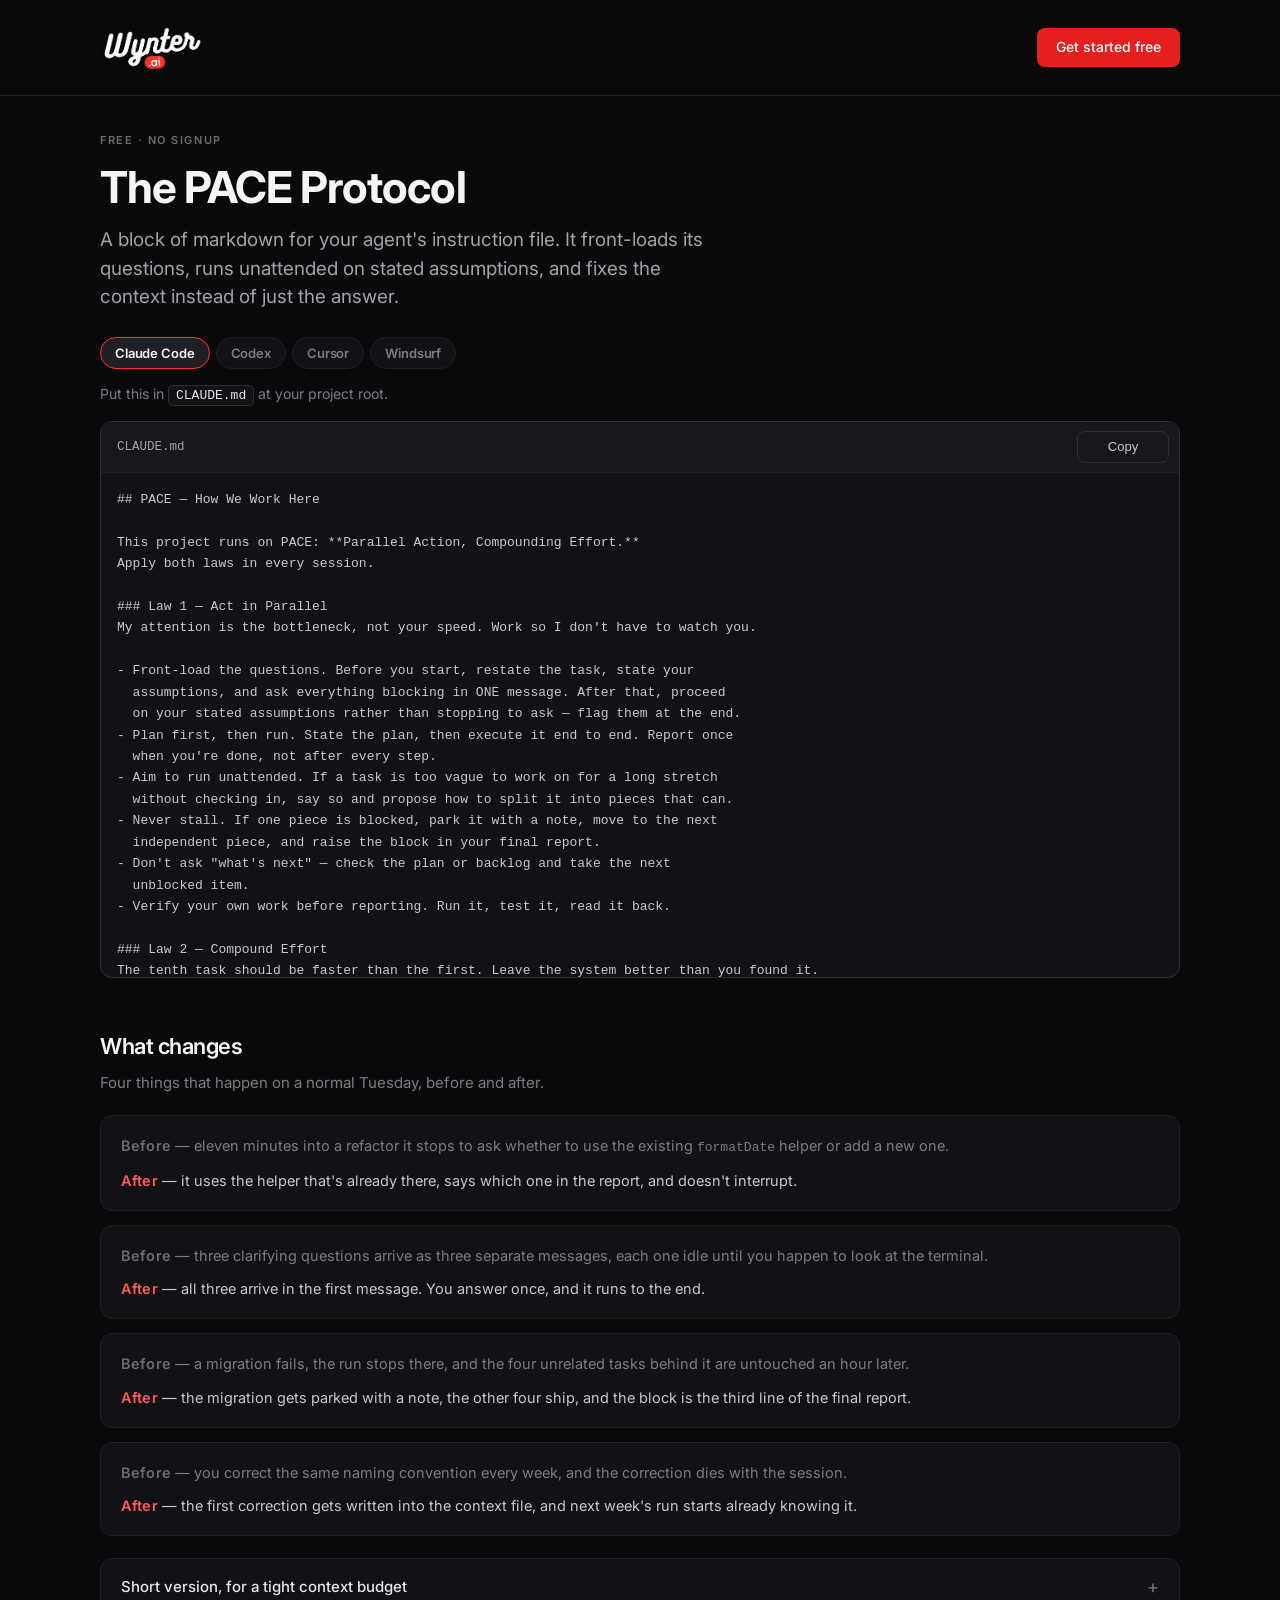
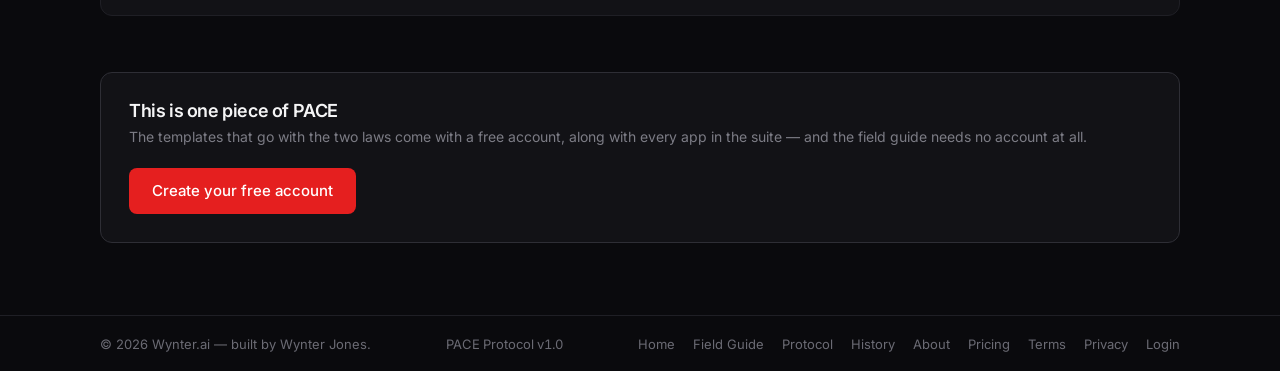
<file: pace/protocol/index.html>
<!DOCTYPE html>
<html lang="en">
<head>
<meta charset="utf-8">
<meta name="viewport" content="width=device-width, initial-scale=1">
<title>What to put in your CLAUDE.md — the PACE Protocol</title>
<meta name="description" content="A block of markdown to paste into your CLAUDE.md, AGENTS.md, .cursorrules or .windsurfrules. It makes a coding agent front-load its questions, run unattended, and leave the context better than it found it. Free, complete, no signup.">
<link rel="canonical" href="https://wynter.ai/pace/protocol/">
<meta name="theme-color" content="#0a0a0d">
<meta name="author" content="Wynter Jones">

<meta property="og:type" content="article">
<meta property="og:site_name" content="Wynter.ai">
<meta property="og:url" content="https://wynter.ai/pace/protocol/">
<meta property="og:title" content="What to put in your CLAUDE.md — the PACE Protocol">
<meta property="og:description" content="Paste this into your CLAUDE.md. Your agent front-loads its questions, runs unattended on stated assumptions, and fixes the context instead of just the answer.">
<meta property="og:image" content="https://wynter.ai/assets/og.png">
<meta property="og:image:width" content="1200">
<meta property="og:image:height" content="630">
<meta property="og:image:alt" content="Wynter.ai — the agentic engineer's toolkit">
<meta name="twitter:card" content="summary_large_image">
<meta name="twitter:title" content="What to put in your CLAUDE.md — the PACE Protocol">
<meta name="twitter:description" content="Paste this into your CLAUDE.md. Your agent front-loads its questions, runs unattended on stated assumptions, and fixes the context instead of just the answer.">
<meta name="twitter:image" content="https://wynter.ai/assets/og.png">

<link rel="icon" href="/assets/favicon.ico" sizes="32x32">
<link rel="icon" href="/assets/favicon-32x32.png" type="image/png" sizes="32x32">
<link rel="icon" href="/assets/favicon-16x16.png" type="image/png" sizes="16x16">
<link rel="apple-touch-icon" href="/assets/apple-touch-icon.png" sizes="180x180">
<link rel="manifest" href="/site.webmanifest">

<link rel="preconnect" href="https://fonts.googleapis.com">
<link rel="preconnect" href="https://fonts.gstatic.com" crossorigin>
<link rel="stylesheet" href="https://fonts.googleapis.com/css2?family=Inter:wght@400;500;600;700&display=swap">
<link rel="stylesheet" href="/styles.css?v=20260806">
<link rel="stylesheet" href="/pace.css?v=20260806">

<script type="application/ld+json">
{
  "@context": "https://schema.org",
  "@graph": [
    {
      "@type": "Organization",
      "@id": "https://wynter.ai/#org",
      "name": "Wynter.ai",
      "url": "https://wynter.ai/",
      "logo": "https://wynter.ai/assets/wynterai-logo.png",
      "founder": { "@type": "Person", "name": "Wynter Jones", "url": "https://wynter.ai/about" }
    },
    {
      "@type": "TechArticle",
      "@id": "https://wynter.ai/pace/protocol/#article",
      "url": "https://wynter.ai/pace/protocol/",
      "headline": "What to put in your CLAUDE.md — the PACE Protocol",
      "name": "The PACE Protocol",
      "description": "A block of markdown to paste into your CLAUDE.md, AGENTS.md, .cursorrules or .windsurfrules. It makes a coding agent front-load its questions, run unattended on stated assumptions, and leave the context better than it found it.",
      "articleSection": "Agentic engineering",
      "inLanguage": "en",
      "image": "https://wynter.ai/assets/og.png",
      "dependencies": "Claude Code, Codex, Cursor, or Windsurf",
      "proficiencyLevel": "Beginner",
      "keywords": "CLAUDE.md, AGENTS.md, .cursorrules, .windsurfrules, agent instructions, coding agents, PACE",
      "author": { "@type": "Person", "name": "Wynter Jones", "url": "https://wynter.ai/about" },
      "publisher": { "@id": "https://wynter.ai/#org" },
      "isPartOf": { "@id": "https://wynter.ai/#site" },
      "license": "https://wynter.ai/",
      "version": "1.0"
    }
  ]
}
</script>
</head>

<body>
<a class="skip" href="#main">Skip to content</a>

<header class="site-head">
  <div class="shell">
    <a class="brand" href="/" aria-label="Wynter.ai home">
      <img src="/assets/wynterai-logo.png" alt="Wynter.ai" width="510" height="250" fetchpriority="high">
    </a>
    <details class="nav-menu">
      <summary class="nav-toggle">Menu</summary>
      <nav class="nav" aria-label="Main">
        <details class="nav-drop">
          <summary class="nav-drop-toggle">Learn</summary>
          <div class="nav-drop-panel">
            <a href="/pace/guide/">Field Guide</a>
            <a href="/pace/protocol/" aria-current="page">Protocol</a>
          </div>
        </details>
        <a href="/history">History</a>
        <a href="/about">About</a>
        <a href="/pricing">Pricing</a>
        <a href="https://account.wynter.ai/login">Login</a>
      </nav>
    </details>
    <a class="btn btn-primary nav-cta" href="/signup/">Get started free</a>
  </div>
</header>

<main id="main" class="page-protocol">
  <div class="shell">

    <div class="protocol-head">
      <p class="eyebrow">Free · No signup</p>
      <h1>The PACE Protocol</h1>
      <p class="lede">
        A block of markdown for your agent's instruction file. It front-loads
        its questions, runs unattended on stated assumptions, and fixes the
        context instead of just the&nbsp;answer.
      </p>
    </div>

    <!-- Adapter strip. Every tool ships the same protocol; only the filename
         and the path change, so the panels below hold a one-line note and the
         block itself is never duplicated or swapped. -->
    <div class="adapters">
      <div class="tablist" role="tablist" aria-label="Coding agent">
        <button class="tab" type="button" role="tab" id="tab-claude"
                aria-controls="panel-claude" aria-selected="true"
                data-filename="CLAUDE.md" data-names="codeblock-filename">Claude Code</button>
        <button class="tab" type="button" role="tab" id="tab-codex"
                aria-controls="panel-codex" aria-selected="false"
                data-filename="AGENTS.md" data-names="codeblock-filename">Codex</button>
        <button class="tab" type="button" role="tab" id="tab-cursor"
                aria-controls="panel-cursor" aria-selected="false"
                data-filename=".cursorrules" data-names="codeblock-filename">Cursor</button>
        <button class="tab" type="button" role="tab" id="tab-windsurf"
                aria-controls="panel-windsurf" aria-selected="false"
                data-filename=".windsurfrules" data-names="codeblock-filename">Windsurf</button>
      </div>

      <p class="adapter-note" role="tabpanel" id="panel-claude" aria-labelledby="tab-claude" tabindex="0">
        Put this in <code>CLAUDE.md</code> at your project root.
      </p>
      <p class="adapter-note" role="tabpanel" id="panel-codex" aria-labelledby="tab-codex" tabindex="0" hidden>
        Put this in <code>AGENTS.md</code> at your project root.
      </p>
      <p class="adapter-note" role="tabpanel" id="panel-cursor" aria-labelledby="tab-cursor" tabindex="0" hidden>
        Put this in <code>.cursorrules</code> at your project root.
      </p>
      <p class="adapter-note" role="tabpanel" id="panel-windsurf" aria-labelledby="tab-windsurf" tabindex="0" hidden>
        Put this in <code>.windsurfrules</code> at your project root.
      </p>
    </div>

    <!-- The protocol, in the document. Not fetched, not templated, not built by
         script: an answer engine reading this page reads the whole thing.
         The copy button ships `hidden` and is unhidden by /pace.js, so with
         scripting off there is no button that cannot work — just selectable
         text. -->
    <div class="codeblock">
      <div class="codeblock-bar">
        <span class="codeblock-name" id="codeblock-filename">CLAUDE.md</span>
        <button class="btn btn-secondary copy-btn" type="button"
                data-copy="protocol-text" aria-live="polite" hidden>Copy</button>
      </div>
      <pre><code id="protocol-text">## PACE — How We Work Here

This project runs on PACE: **Parallel Action, Compounding Effort.**
Apply both laws in every session.

### Law 1 — Act in Parallel
My attention is the bottleneck, not your speed. Work so I don't have to watch you.

- Front-load the questions. Before you start, restate the task, state your
  assumptions, and ask everything blocking in ONE message. After that, proceed
  on your stated assumptions rather than stopping to ask — flag them at the end.
- Plan first, then run. State the plan, then execute it end to end. Report once
  when you're done, not after every step.
- Aim to run unattended. If a task is too vague to work on for a long stretch
  without checking in, say so and propose how to split it into pieces that can.
- Never stall. If one piece is blocked, park it with a note, move to the next
  independent piece, and raise the block in your final report.
- Don't ask "what's next" — check the plan or backlog and take the next
  unblocked item.
- Verify your own work before reporting. Run it, test it, read it back.

### Law 2 — Compound Effort
The tenth task should be faster than the first. Leave the system better than you found it.

- Read the existing context first — this file, the README, the runbooks, the
  code's own conventions. Match what's there. Don't introduce a second way of
  doing something that already has a way.
- Correct the system, not the output. If you got something wrong because the
  context was missing or stale, fix the context file too, not just this answer.
- Extract what's reusable. When you solve something that will come up again,
  make it a template, a component, a helper, or a documented pattern — and say
  what you extracted.
- Prefer existing abstractions and the established design system. A new pattern
  needs a stated reason.
- Flag rot. If something in this file is stale or contradicts the code, say so.

### Every substantial task ends with
1. What changed
2. What you assumed
3. What's still open or blocked
4. What you'd add to the context files so the next run is faster</code></pre>
    </div>

    <section class="section" aria-labelledby="what-changes">
      <h2 class="section-title tight" id="what-changes">What changes</h2>
      <p class="section-lede">
        Four things that happen on a normal Tuesday, before and&nbsp;after.
      </p>

      <ul class="pairs">
        <li class="card pair">
          <p class="pair-before"><b>Before</b> — eleven minutes into a refactor it stops to ask whether to use the existing <code>formatDate</code> helper or add a new one.</p>
          <p class="pair-after"><b>After</b> — it uses the helper that's already there, says which one in the report, and doesn't interrupt.</p>
        </li>
        <li class="card pair">
          <p class="pair-before"><b>Before</b> — three clarifying questions arrive as three separate messages, each one idle until you happen to look at the terminal.</p>
          <p class="pair-after"><b>After</b> — all three arrive in the first message. You answer once, and it runs to the end.</p>
        </li>
        <li class="card pair">
          <p class="pair-before"><b>Before</b> — a migration fails, the run stops there, and the four unrelated tasks behind it are untouched an hour later.</p>
          <p class="pair-after"><b>After</b> — the migration gets parked with a note, the other four ship, and the block is the third line of the final report.</p>
        </li>
        <li class="card pair">
          <p class="pair-before"><b>Before</b> — you correct the same naming convention every week, and the correction dies with the session.</p>
          <p class="pair-after"><b>After</b> — the first correction gets written into the context file, and next week's run starts already knowing it.</p>
        </li>
      </ul>
    </section>

    <!-- Collapsed because it is the compromise, not the recommendation: it is
         here for people on a tool with a tight instruction budget. -->
    <details class="folded">
      <summary>Short version, for a tight context budget</summary>

      <div class="codeblock">
        <div class="codeblock-bar">
          <span class="codeblock-name">PACE — short</span>
          <button class="btn btn-secondary copy-btn" type="button"
                  data-copy="protocol-short" aria-live="polite" hidden>Copy</button>
        </div>
        <pre><code id="protocol-short">## PACE
Act in Parallel: ask everything blocking up front in one message, then run
unattended on stated assumptions. Plan first, execute end to end, report once.
If blocked, park it and move to the next independent piece — never stall.

Compound Effort: read existing context and match it. When something's wrong
because context was missing, fix the context, not just the output. Extract
anything reusable. End with: what changed, what you assumed, what's open, and
what to add to the context files.</code></pre>
      </div>
    </details>

    <aside class="card cta">
      <div>
        <h2 class="tight">This is one piece of PACE</h2>
        <p>The templates that go with the two laws come with a free account, along with
          every app in the suite — and the
          <a href="/pace/guide/">field guide</a> needs no account at all.</p>
      </div>
      <a class="btn btn-primary btn-lg" href="/signup/">Create your free account</a>
    </aside>

  </div>
</main>

<footer class="site-foot">
  <div class="shell">
    <p>&copy; <span id="year">2026</span> Wynter.ai — built by Wynter Jones.</p>
    <p class="foot-version">PACE Protocol v1.0</p>
    <nav class="foot-links" aria-label="Site">
      <a href="/">Home</a>
      <a href="/pace/guide/">Field Guide</a>
      <a href="/pace/protocol/">Protocol</a>
      <a href="/history">History</a>
      <a href="/about">About</a>
      <a href="/pricing">Pricing</a>
      <a href="/terms">Terms</a>
      <a href="/privacy">Privacy</a>
      <a href="https://account.wynter.ai/login">Login</a>
    </nav>
  </div>
</footer>

<script src="/site.js?v=20260806" defer></script>
<script src="/pace.js?v=20260806" defer></script>
</body>
</html>
</file>
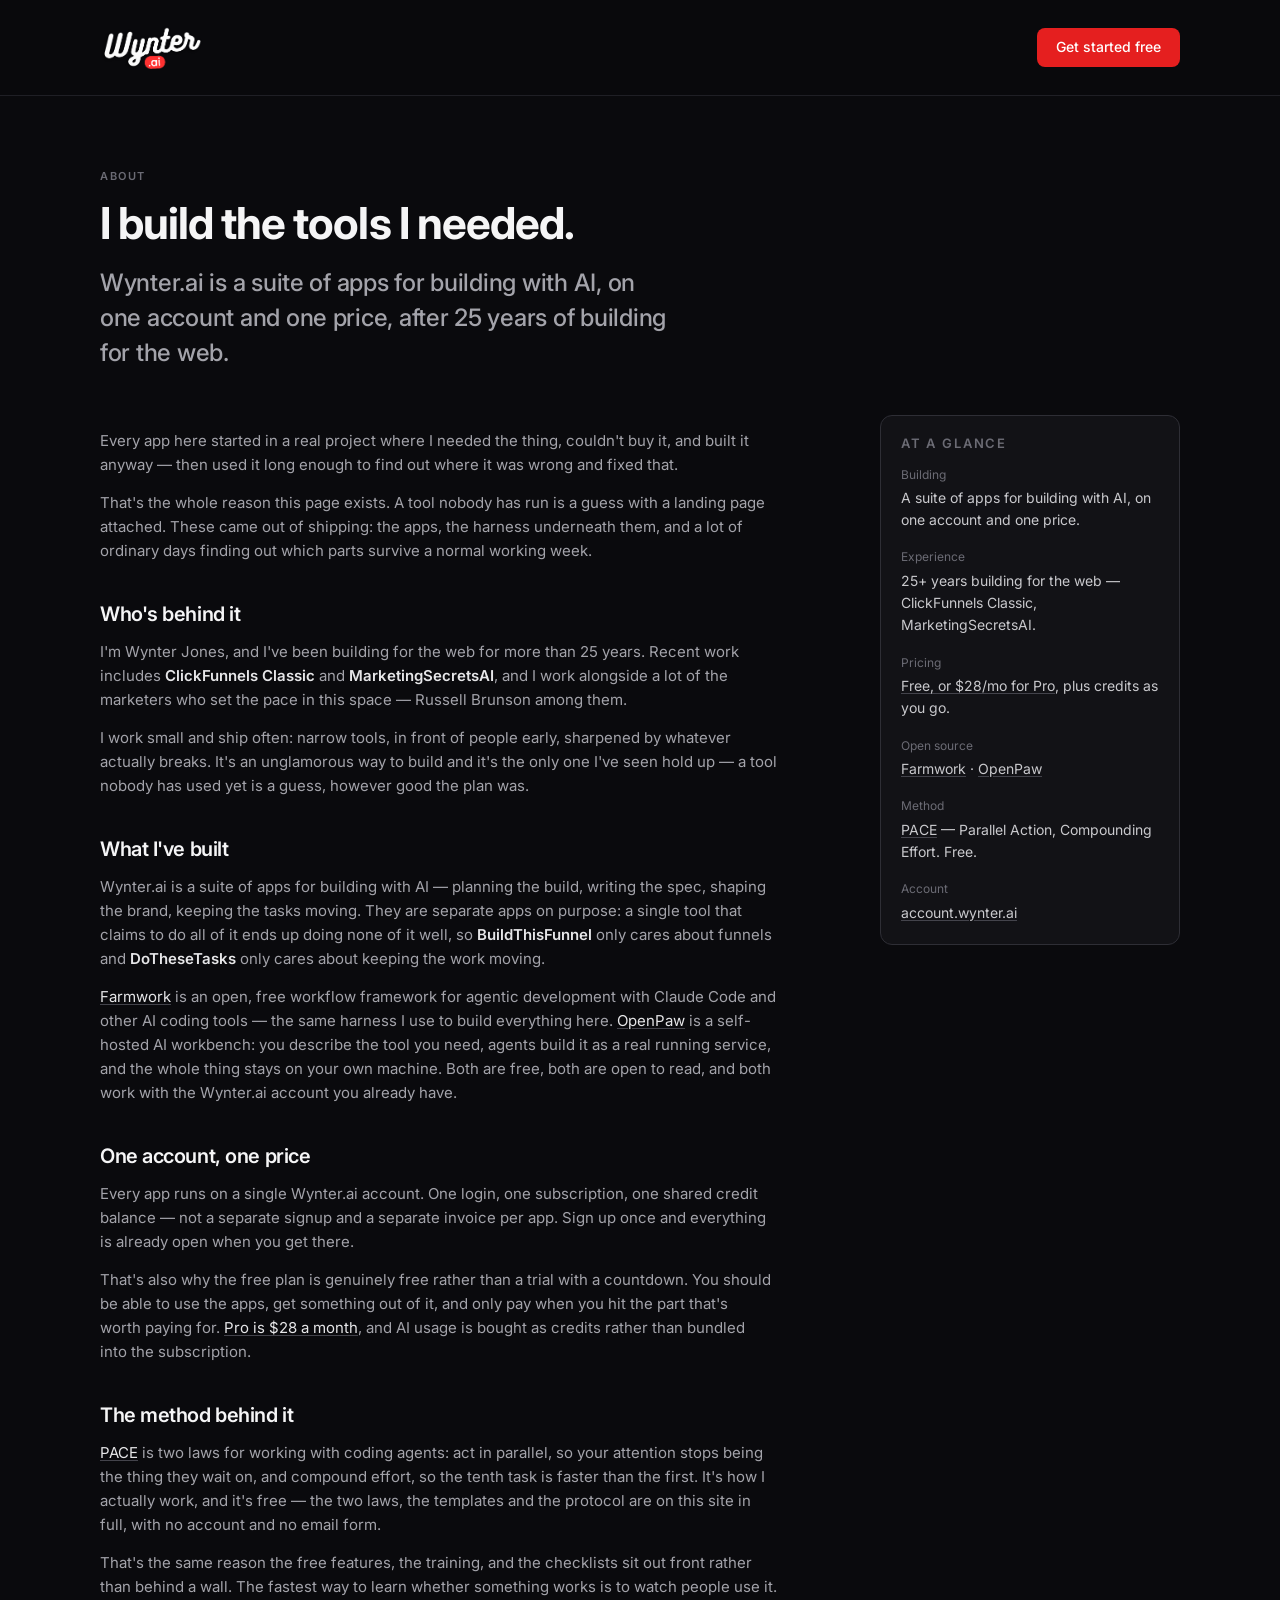
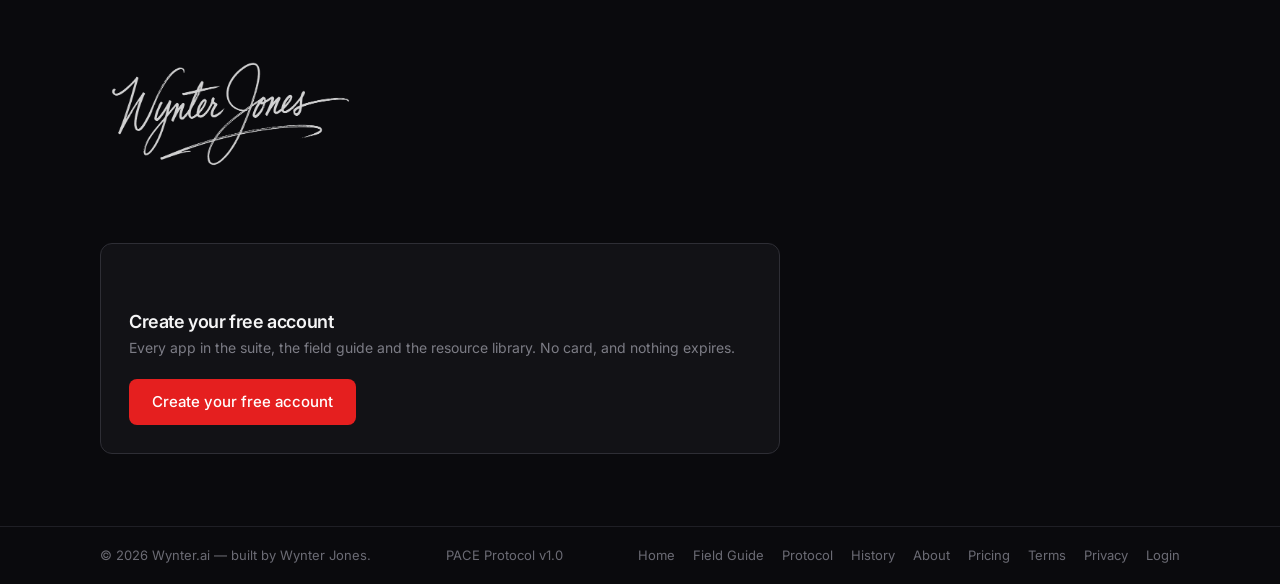
<file: about.html>
<!DOCTYPE html>
<html lang="en">
<head>
<meta charset="utf-8">
<meta name="viewport" content="width=device-width, initial-scale=1">
<title>Who's behind Wynter.ai — Wynter Jones</title>
<meta name="description" content="Wynter.ai is a suite of apps for building with AI, on one account and one price. Wynter Jones has built for the web for 25+ years — ClickFunnels Classic, MarketingSecretsAI — and builds with coding agents daily.">
<link rel="canonical" href="https://wynter.ai/about">
<meta name="theme-color" content="#0a0a0d">
<meta name="author" content="Wynter Jones">

<meta property="og:type" content="profile">
<meta property="og:site_name" content="Wynter.ai">
<meta property="og:url" content="https://wynter.ai/about">
<meta property="og:title" content="Who's behind Wynter.ai — Wynter Jones">
<meta property="og:description" content="The builder behind the Wynter.ai suite, Farmwork, and OpenPaw — 25+ years of shipping for the web, now building with coding agents daily.">
<meta property="og:image" content="https://wynter.ai/assets/og.png">
<meta property="og:image:width" content="1200">
<meta property="og:image:height" content="630">
<meta property="og:image:alt" content="Wynter.ai — the agentic engineer's toolkit">
<meta name="twitter:card" content="summary_large_image">
<meta name="twitter:title" content="Who's behind Wynter.ai — Wynter Jones">
<meta name="twitter:description" content="The builder behind the Wynter.ai suite, Farmwork, and OpenPaw — 25+ years of shipping for the web, now building with coding agents daily.">
<meta name="twitter:image" content="https://wynter.ai/assets/og.png">

<link rel="icon" href="/assets/favicon.ico" sizes="32x32">
<link rel="icon" href="/assets/favicon-32x32.png" type="image/png" sizes="32x32">
<link rel="icon" href="/assets/favicon-16x16.png" type="image/png" sizes="16x16">
<link rel="apple-touch-icon" href="/assets/apple-touch-icon.png" sizes="180x180">
<link rel="manifest" href="/site.webmanifest">

<link rel="preconnect" href="https://fonts.googleapis.com">
<link rel="preconnect" href="https://fonts.gstatic.com" crossorigin>
<link rel="preconnect" href="https://account.wynter.ai">
<link rel="stylesheet" href="https://fonts.googleapis.com/css2?family=Inter:wght@400;500;600;700&display=swap">
<link rel="stylesheet" href="/styles.css?v=20260806">

<script type="application/ld+json">
{
  "@context": "https://schema.org",
  "@graph": [
    {
      "@type": "Organization",
      "@id": "https://wynter.ai/#org",
      "name": "Wynter.ai",
      "url": "https://wynter.ai/",
      "logo": "https://wynter.ai/assets/wynterai-logo.png",
      "founder": { "@type": "Person", "@id": "https://wynter.ai/about#person" }
    },
    {
      "@type": "ProfilePage",
      "@id": "https://wynter.ai/about#webpage",
      "url": "https://wynter.ai/about",
      "name": "Who's behind Wynter.ai — Wynter Jones",
      "description": "Wynter.ai is a suite of apps for building with AI, on one account and one price. Wynter Jones has built for the web for 25+ years and builds with coding agents daily.",
      "inLanguage": "en",
      "isPartOf": { "@id": "https://wynter.ai/#site" },
      "publisher": { "@id": "https://wynter.ai/#org" },
      "primaryImageOfPage": "https://wynter.ai/assets/og.png",
      "mainEntity": { "@id": "https://wynter.ai/about#person" }
    },
    {
      "@type": "Person",
      "@id": "https://wynter.ai/about#person",
      "name": "Wynter Jones",
      "url": "https://wynter.ai/about",
      "jobTitle": "Founder",
      "description": "Web developer of 25+ years — ClickFunnels Classic and MarketingSecretsAI — and builder of Wynter.ai, a suite of apps for building with AI, plus the open-source projects Farmwork and OpenPaw.",
      "worksFor": { "@id": "https://wynter.ai/#org" }
    }
  ]
}
</script>
</head>

<body>
<a class="skip" href="#main">Skip to content</a>

<header class="site-head">
  <div class="shell">
    <a class="brand" href="/" aria-label="Wynter.ai home">
      <img src="/assets/wynterai-logo.png" alt="Wynter.ai" width="510" height="250" fetchpriority="high">
    </a>
    <details class="nav-menu">
      <summary class="nav-toggle">Menu</summary>
      <nav class="nav" aria-label="Main">
        <details class="nav-drop">
          <summary class="nav-drop-toggle">Learn</summary>
          <div class="nav-drop-panel">
            <a href="/pace/guide/">Field Guide</a>
            <a href="/pace/protocol/">Protocol</a>
          </div>
        </details>
        <a href="/history">History</a>
        <a href="/about" aria-current="page">About</a>
        <a href="/pricing">Pricing</a>
        <a href="https://account.wynter.ai/login">Login</a>
      </nav>
    </details>
    <a class="btn btn-primary nav-cta" href="/signup/">Get started free</a>
  </div>
</header>

<main id="main" class="page">
  <div class="shell">

    <div class="page-head">
      <p class="eyebrow">About</p>
      <h1>I build the tools I needed.</h1>
      <p class="lede">
        Wynter.ai is a suite of apps for building with AI, on one account and
        one price, after 25 years of building for the&nbsp;web.
      </p>
    </div>

    <div class="about-grid">

      <div class="prose">
        <p>
          Every app here started in a real project where I needed the thing,
          couldn't buy it, and built it anyway — then used it long enough to
          find out where it was wrong and fixed&nbsp;that.
        </p>
        <p>
          That's the whole reason this page exists. A tool nobody has run is a
          guess with a landing page attached. These came out of shipping: the
          apps, the harness underneath them, and a lot of ordinary days finding
          out which parts survive a normal working&nbsp;week.
        </p>

        <h2>Who's behind it</h2>
        <p>
          I'm Wynter Jones, and I've been building for the web for more than 25
          years. Recent work includes <strong>ClickFunnels Classic</strong> and
          <strong>MarketingSecretsAI</strong>, and I work alongside a lot of the
          marketers who set the pace in this space — Russell Brunson
          among&nbsp;them.
        </p>
        <p>
          I work small and ship often: narrow tools, in front of people early,
          sharpened by whatever actually breaks. It's an unglamorous way to
          build and it's the only one I've seen hold up — a tool nobody has used
          yet is a guess, however good the plan&nbsp;was.
        </p>

        <h2>What I've built</h2>
        <p>
          Wynter.ai is a suite of apps for building with AI — planning the
          build, writing the spec, shaping the brand, keeping the tasks moving.
          They are separate apps on purpose: a single tool that claims to do all
          of it ends up doing none of it well, so <strong>BuildThisFunnel</strong>
          only cares about funnels and <strong>DoTheseTasks</strong> only cares
          about keeping the work&nbsp;moving.
        </p>
        <p>
          <a href="https://farmwork.dev">Farmwork</a> is an open, free workflow
          framework for agentic development with Claude Code and other AI coding
          tools — the same harness I use to build everything here.
          <a href="https://openpaw.wynter.ai">OpenPaw</a> is a self-hosted AI
          workbench: you describe the tool you need, agents build it as a real
          running service, and the whole thing stays on your own machine. Both
          are free, both are open to read, and both work with the Wynter.ai
          account you already&nbsp;have.
        </p>

        <h2>One account, one price</h2>
        <p>
          Every app runs on a single Wynter.ai account. One login, one
          subscription, one shared credit balance — not a separate signup and a
          separate invoice per app. Sign up once and everything is already open
          when you get&nbsp;there.
        </p>
        <p>
          That's also why the free plan is genuinely free rather than a trial
          with a countdown. You should be able to use the apps, get something
          out of it, and only pay when you hit the part that's worth paying for.
          <a href="/pricing">Pro is $28 a month</a>, and AI usage is bought as
          credits rather than bundled into the&nbsp;subscription.
        </p>

        <h2>The method behind it</h2>
        <p>
          <a href="/pace/guide/">PACE</a> is two laws for working with coding
          agents: act in parallel, so your attention stops being the thing they
          wait on, and compound effort, so the tenth task is faster than the
          first. It's how I actually work, and it's free — the two laws, the
          templates and the protocol are on this site in full, with no account
          and no email&nbsp;form.
        </p>
        <p>
          That's the same reason the free features, the training, and the
          checklists sit out front rather than behind a wall. The fastest way to
          learn whether something works is to watch people use&nbsp;it.
        </p>

        <figure class="signature">
          <img src="/assets/wynter-jones-signature.png" alt="Wynter Jones"
               width="720" height="411" loading="lazy" decoding="async">
        </figure>

        <aside class="card cta">
          <div>
            <h2 class="tight">Create your free account</h2>
            <p>Every app in the suite, the field guide and the resource library. No card, and nothing expires.</p>
          </div>
          <a class="btn btn-primary btn-lg" href="/signup/">Create your free account</a>
        </aside>
      </div>

      <aside class="card sidecard">
        <h2>At a glance</h2>
        <dl>
          <dt>Building</dt>
          <dd>A suite of apps for building with AI, on one account and one price.</dd>

          <dt>Experience</dt>
          <dd>25+ years building for the web &mdash; ClickFunnels Classic, MarketingSecretsAI.</dd>

          <dt>Pricing</dt>
          <dd><a href="/pricing">Free, or $28/mo for Pro</a>, plus credits as you go.</dd>

          <dt>Open source</dt>
          <dd>
            <a href="https://farmwork.dev">Farmwork</a> ·
            <a href="https://openpaw.wynter.ai">OpenPaw</a>
          </dd>

          <dt>Method</dt>
          <dd><a href="/pace/guide/">PACE</a> &mdash; Parallel Action, Compounding Effort. Free.</dd>

          <dt>Account</dt>
          <dd><a href="https://account.wynter.ai">account.wynter.ai</a></dd>
        </dl>
      </aside>

    </div>

  </div>
</main>

<footer class="site-foot">
  <div class="shell">
    <p>&copy; <span id="year">2026</span> Wynter.ai — built by Wynter Jones.</p>
    <p class="foot-version">PACE Protocol v1.0</p>
    <nav class="foot-links" aria-label="Site">
      <a href="/">Home</a>
      <a href="/pace/guide/">Field Guide</a>
      <a href="/pace/protocol/">Protocol</a>
      <a href="/history">History</a>
      <a href="/about">About</a>
      <a href="/pricing">Pricing</a>
      <a href="/terms">Terms</a>
      <a href="/privacy">Privacy</a>
      <a href="https://account.wynter.ai/login">Login</a>
    </nav>
  </div>
</footer>

<script src="/site.js?v=20260806" defer></script>
</body>
</html>
</file>
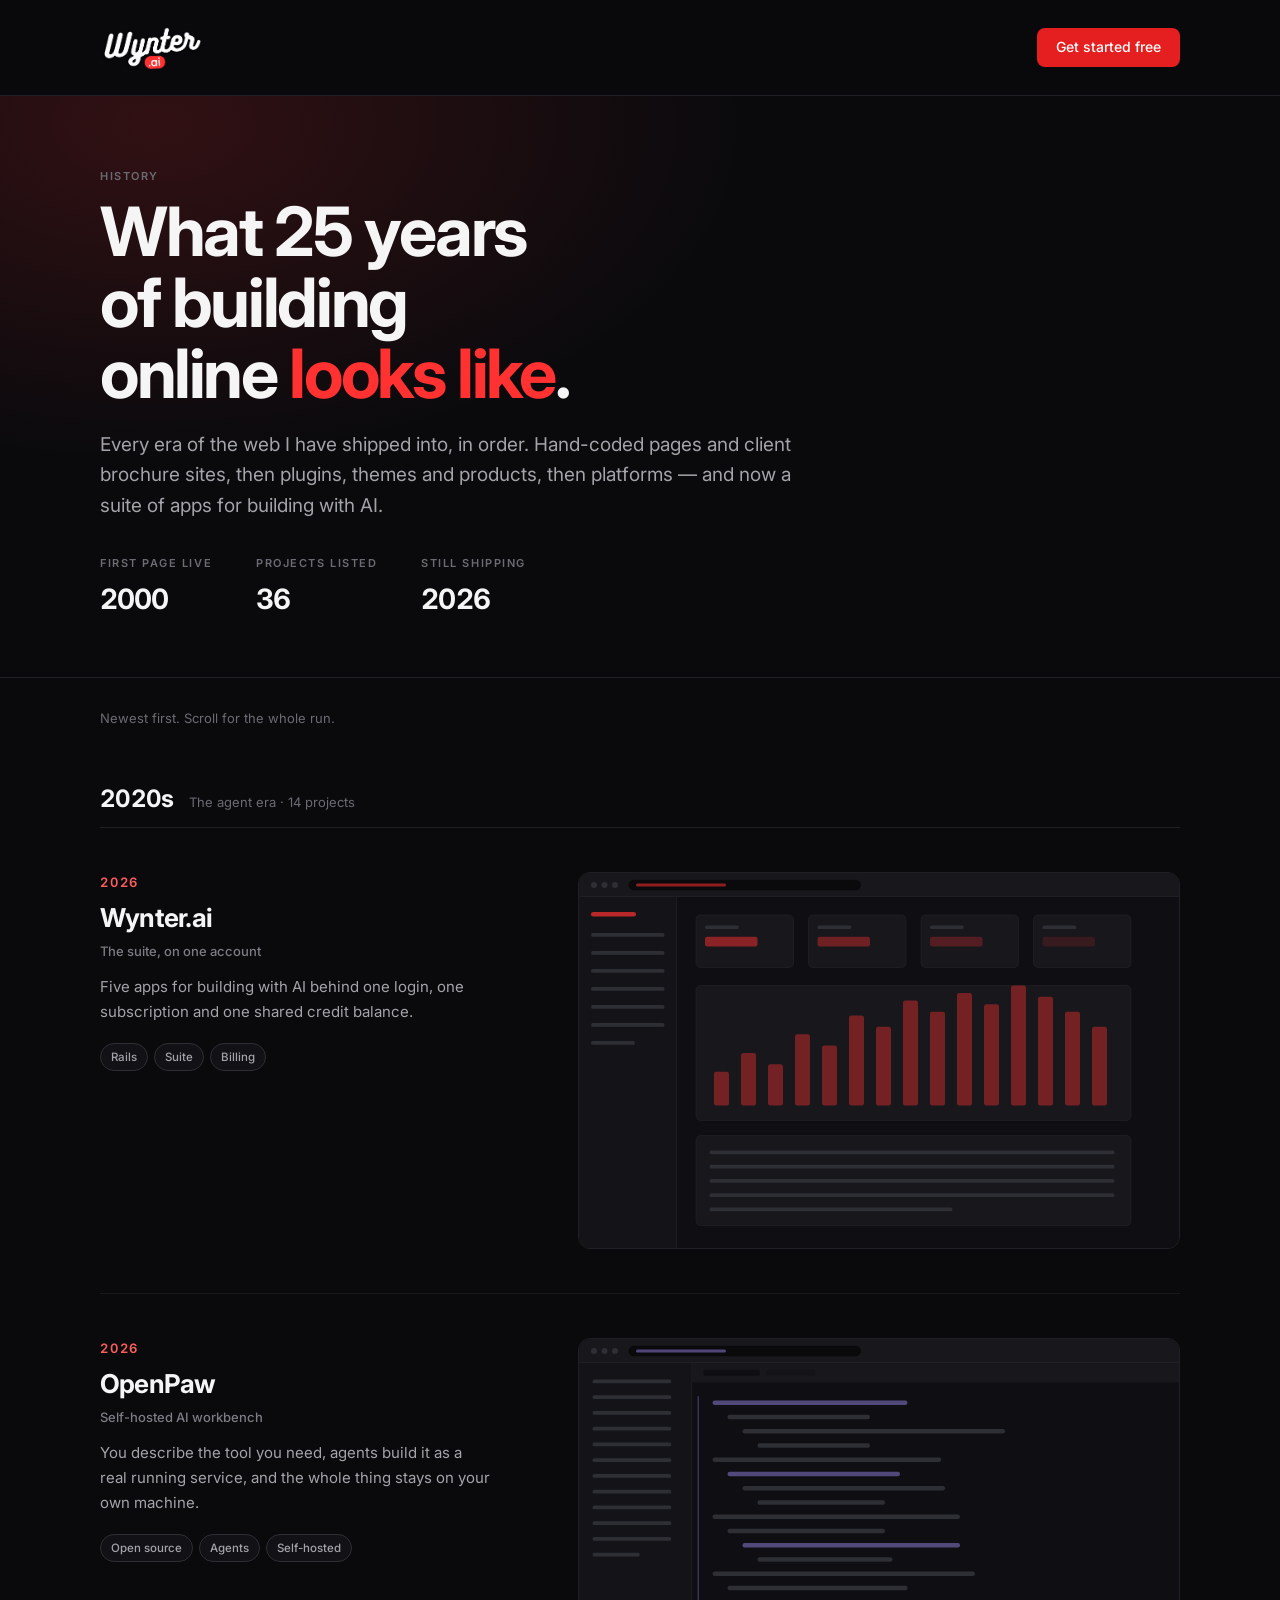
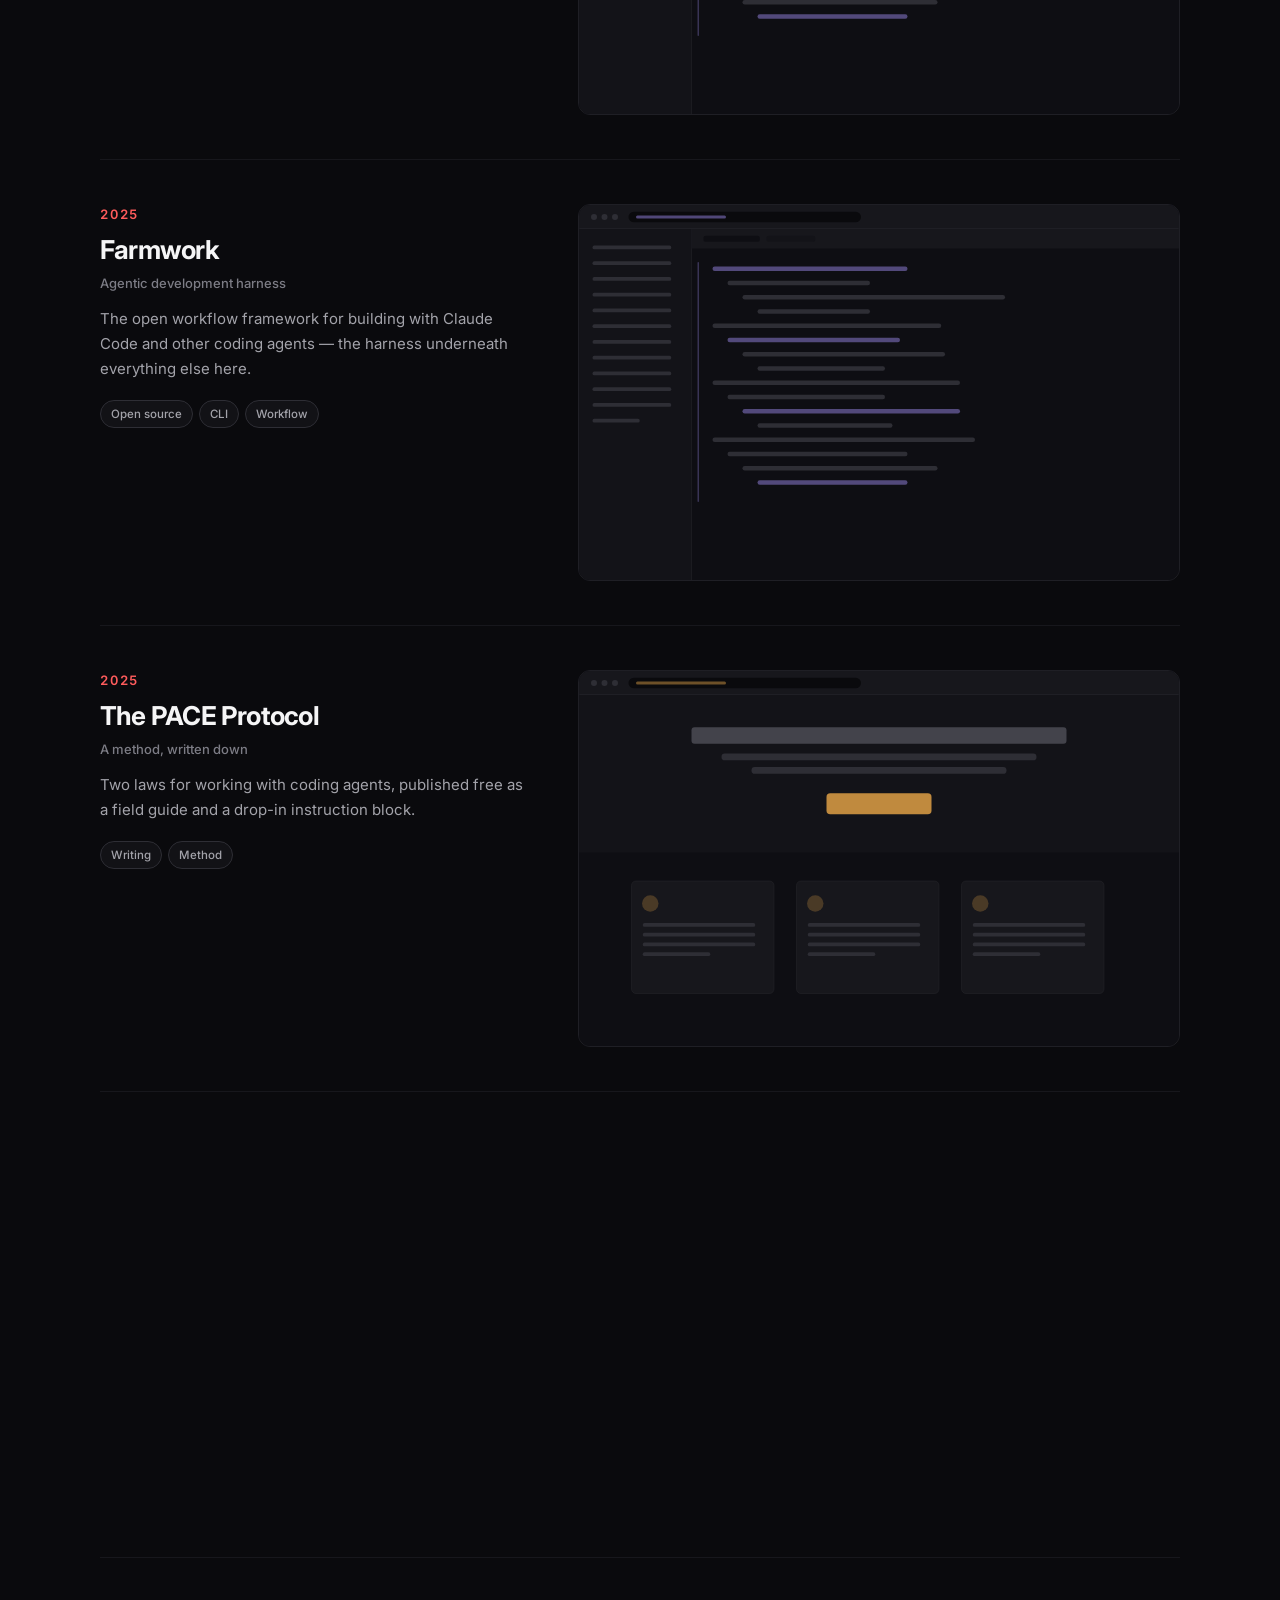
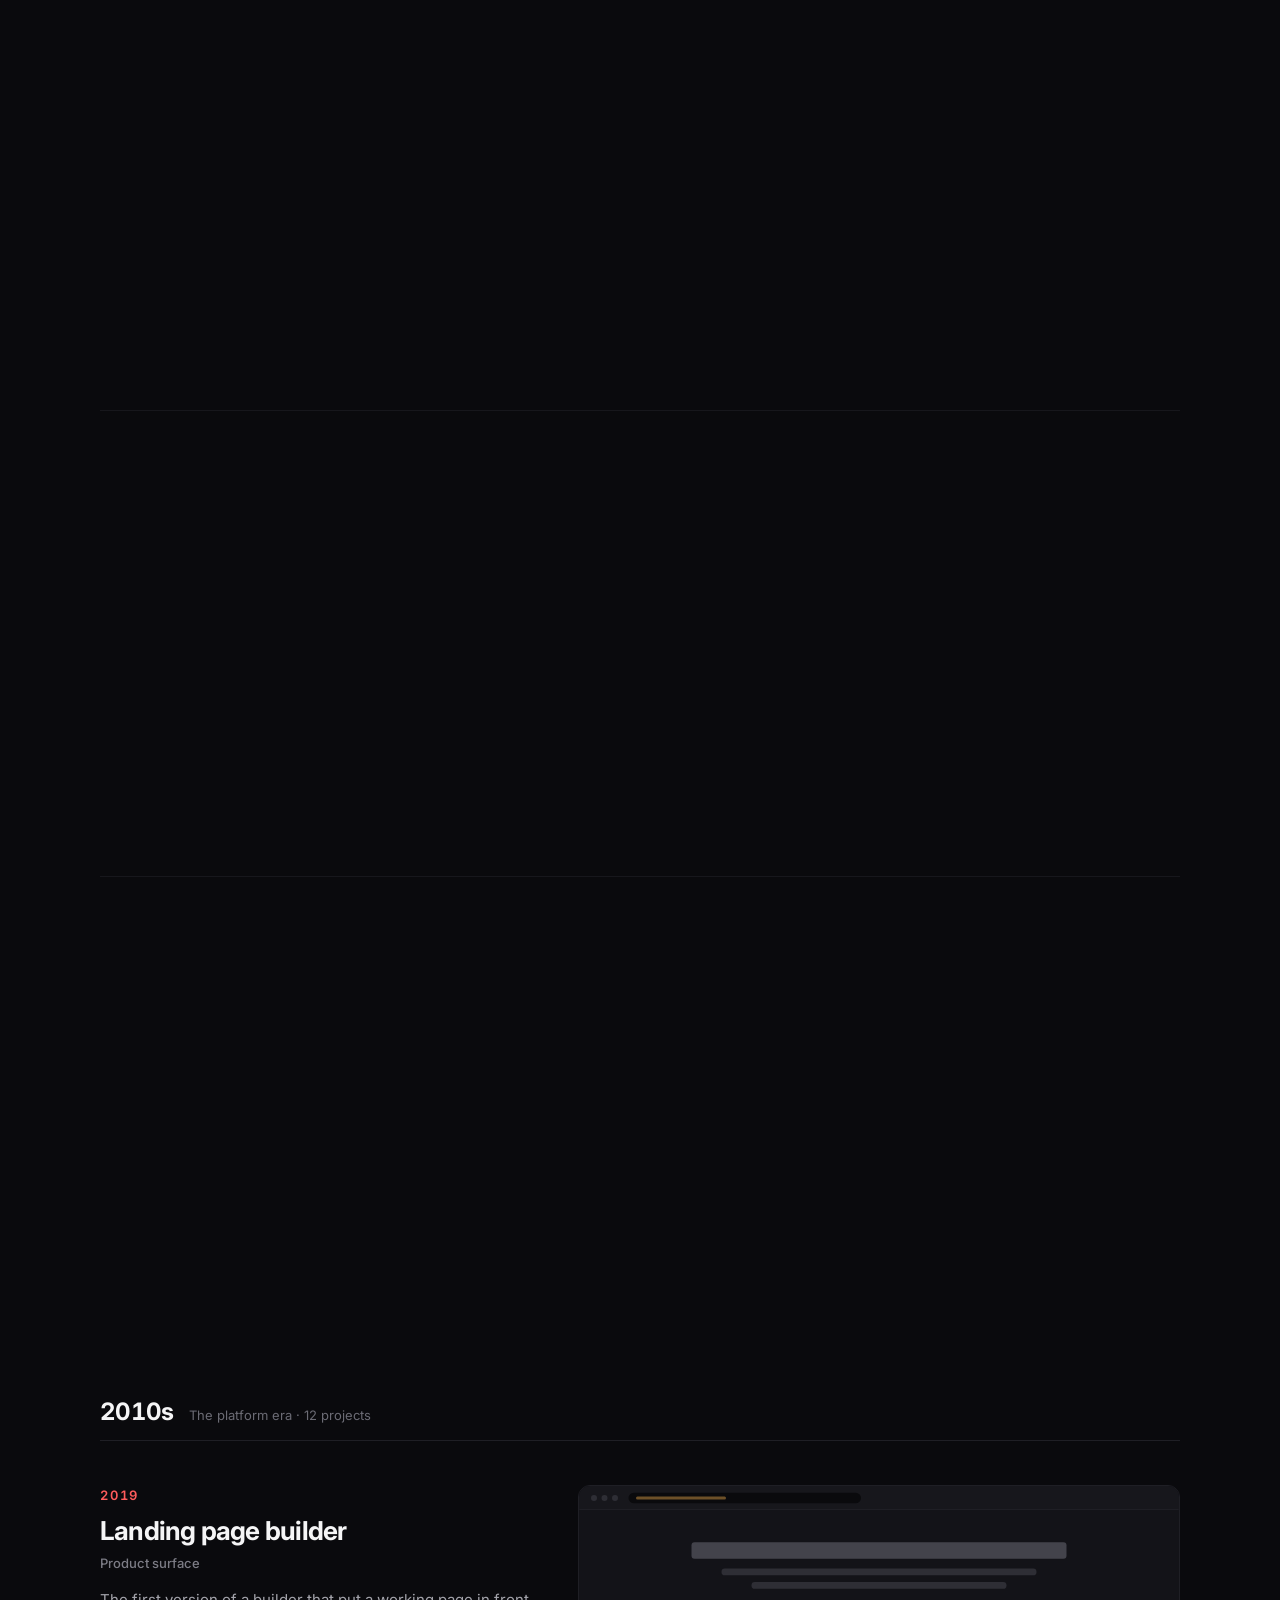
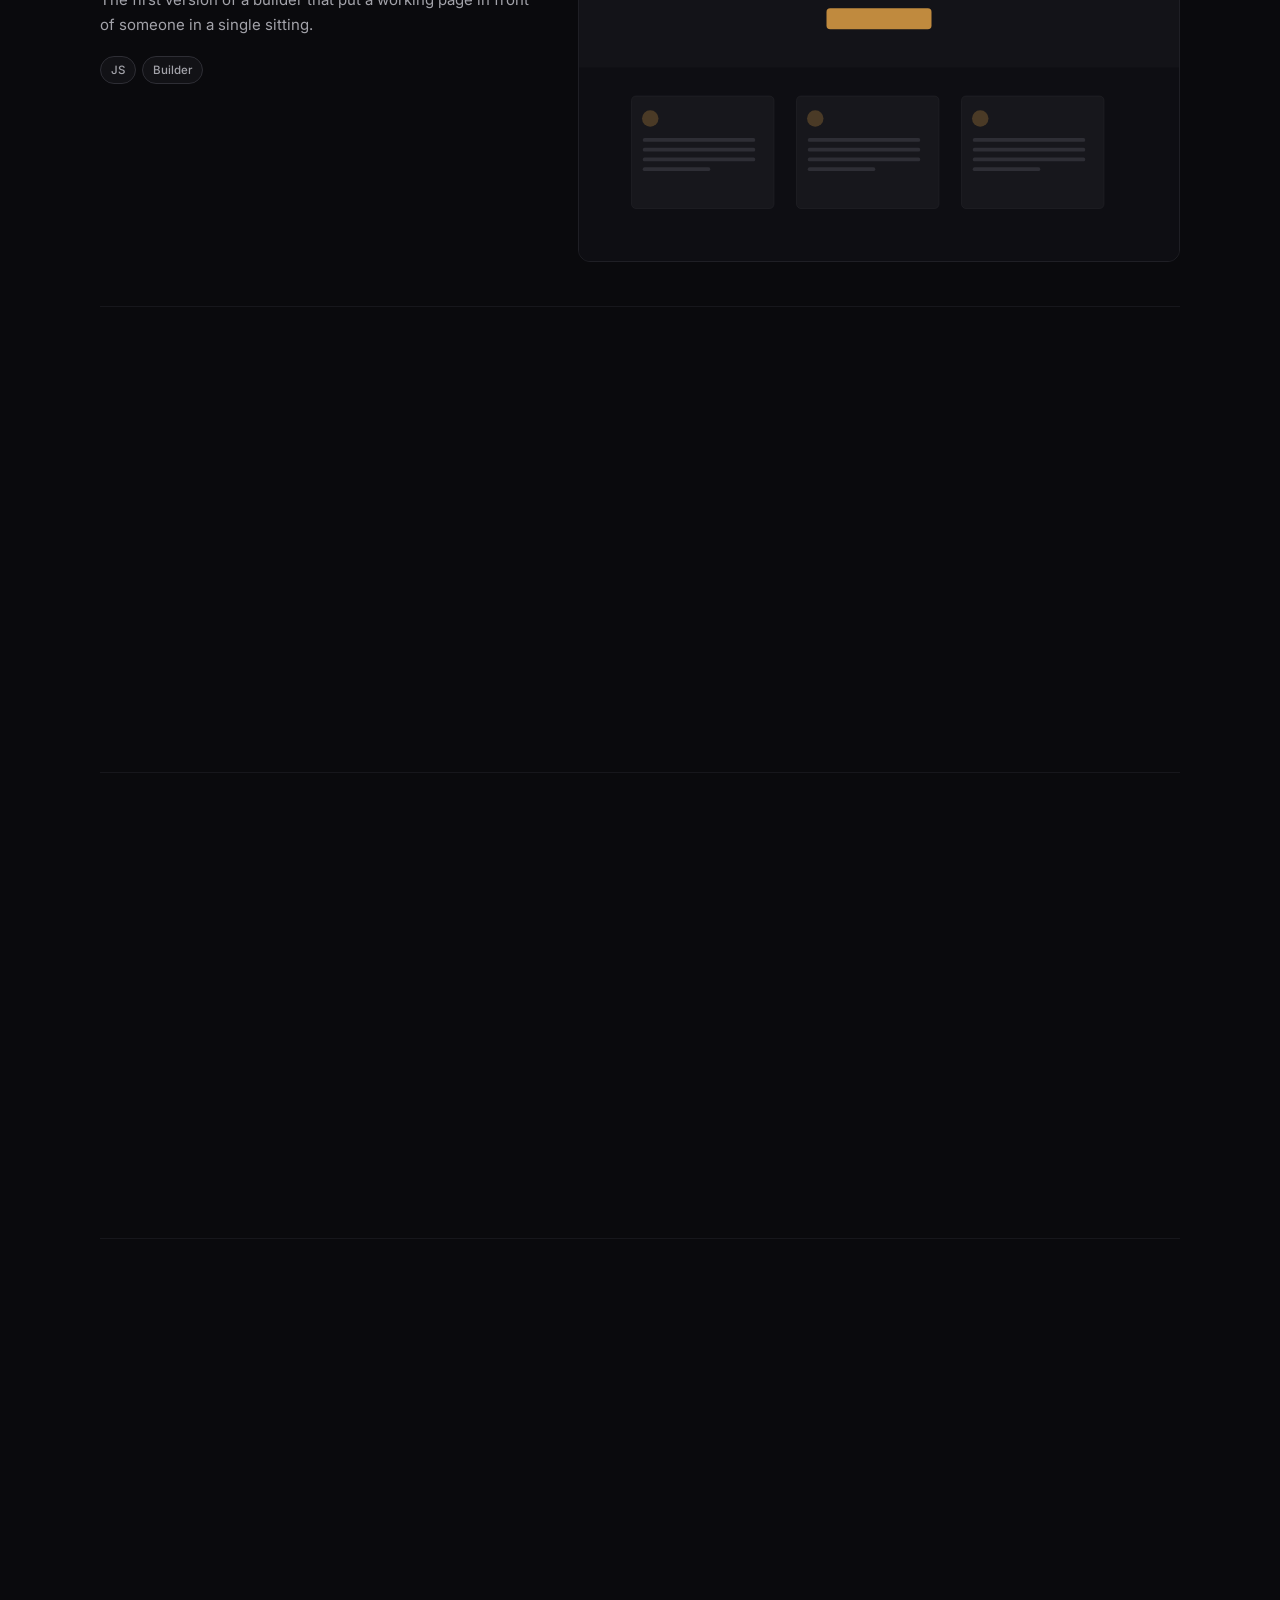
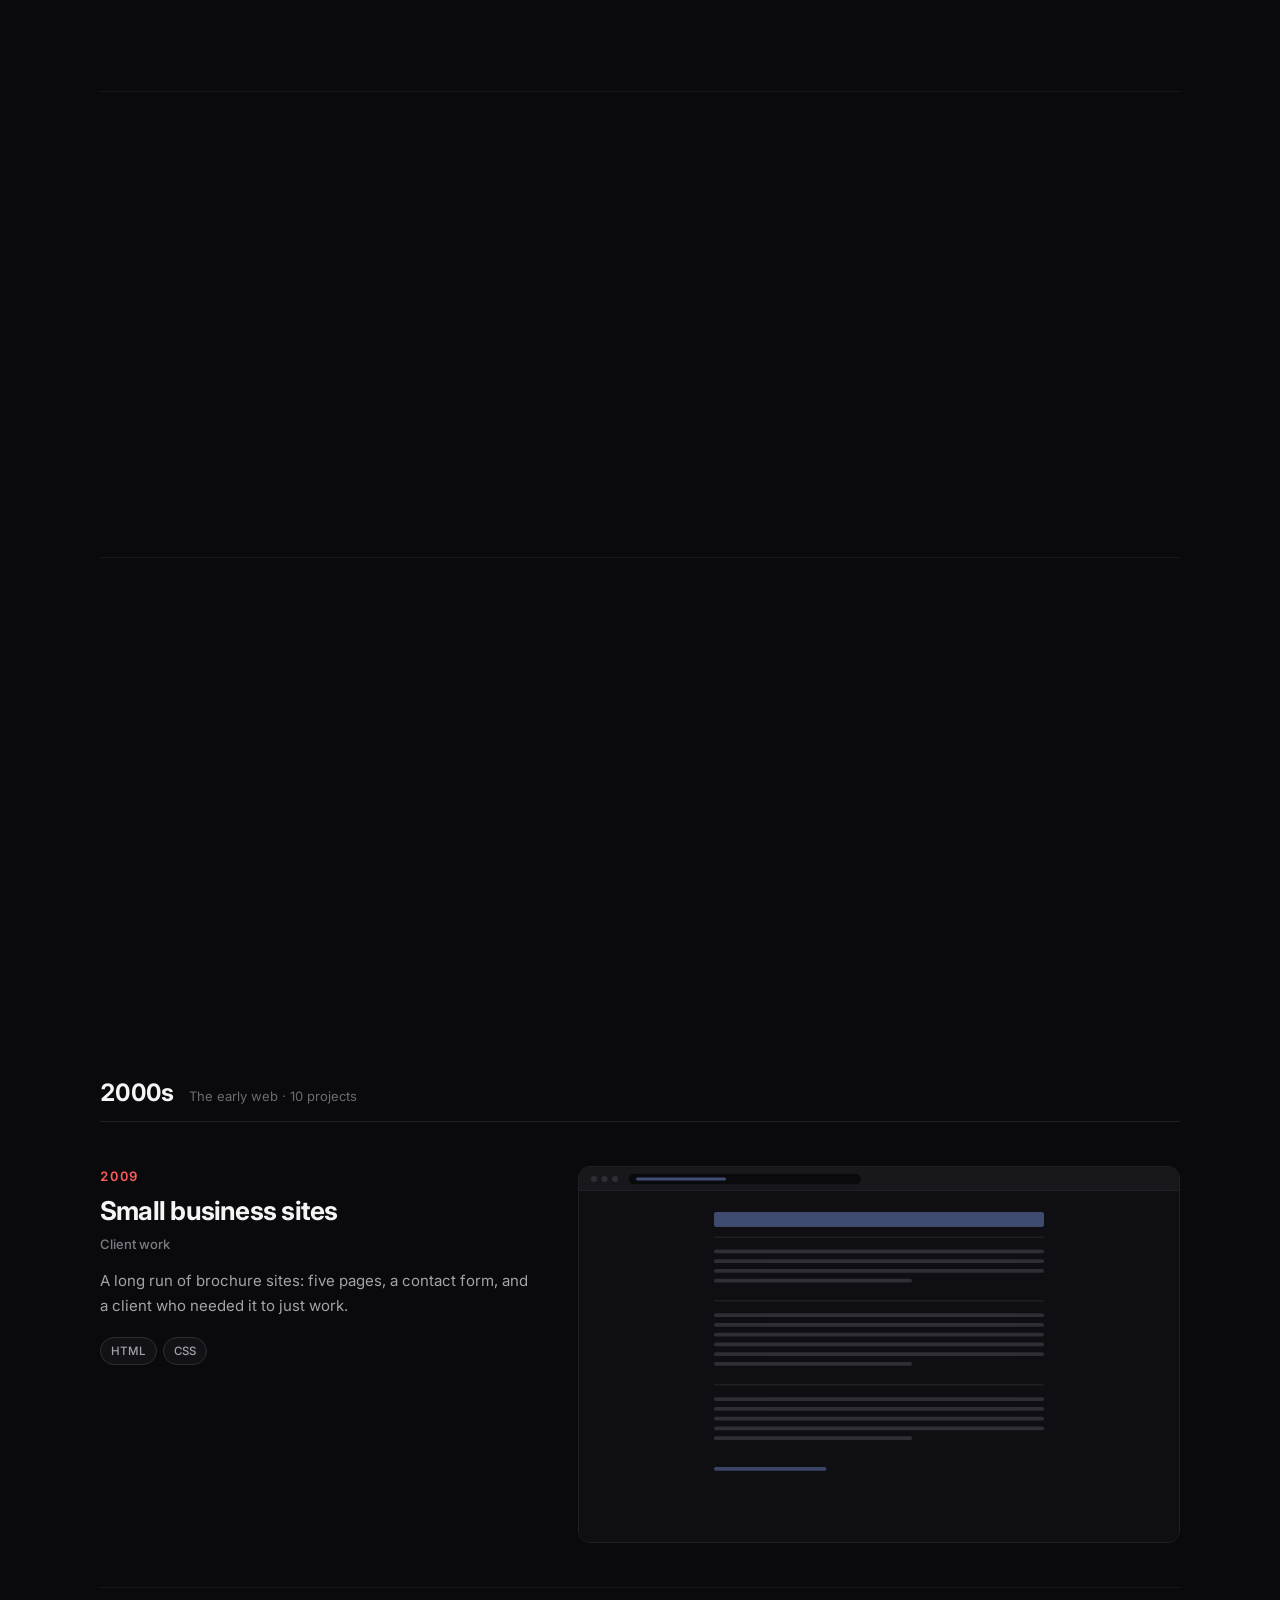
<file: history.html>
<!DOCTYPE html>
<html lang="en">
<head>
<meta charset="utf-8">
<meta name="viewport" content="width=device-width, initial-scale=1">
<title>History — 25 years of building online | Wynter.ai</title>
<meta name="description" content="A dated archive of what Wynter Jones has built for the web: hand-coded pages, client sites, plugins and products, through to a suite of apps for building with AI. Newest first.">
<link rel="canonical" href="https://wynter.ai/history">
<meta name="theme-color" content="#0a0a0d">
<meta name="author" content="Wynter Jones">

<meta property="og:type" content="website">
<meta property="og:site_name" content="Wynter.ai">
<meta property="og:url" content="https://wynter.ai/history">
<meta property="og:title" content="History — 25 years of building online">
<meta property="og:description" content="A dated archive of what Wynter Jones has built for the web, from hand-coded pages to a suite of apps for building with AI.">
<meta property="og:image" content="https://wynter.ai/assets/og.png">
<meta property="og:image:width" content="1200">
<meta property="og:image:height" content="630">
<meta property="og:image:alt" content="Wynter.ai — the agentic engineer's toolkit">
<meta name="twitter:card" content="summary_large_image">
<meta name="twitter:title" content="History — 25 years of building online">
<meta name="twitter:description" content="A dated archive of what Wynter Jones has built for the web, from hand-coded pages to a suite of apps for building with AI.">
<meta name="twitter:image" content="https://wynter.ai/assets/og.png">

<link rel="icon" href="/assets/favicon.ico" sizes="32x32">
<link rel="icon" href="/assets/favicon-32x32.png" type="image/png" sizes="32x32">
<link rel="icon" href="/assets/favicon-16x16.png" type="image/png" sizes="16x16">
<link rel="apple-touch-icon" href="/assets/apple-touch-icon.png" sizes="180x180">
<link rel="manifest" href="/site.webmanifest">

<link rel="preconnect" href="https://fonts.googleapis.com">
<link rel="preconnect" href="https://fonts.gstatic.com" crossorigin>
<link rel="preconnect" href="https://account.wynter.ai">
<link rel="stylesheet" href="https://fonts.googleapis.com/css2?family=Inter:wght@400;500;600;700&display=swap">
<link rel="stylesheet" href="/styles.css?v=20260806">
<link rel="stylesheet" href="/history.css?v=20260806">

<script type="application/ld+json">
{
  "@context": "https://schema.org",
  "@graph": [
    {
      "@type": "Organization",
      "@id": "https://wynter.ai/#org",
      "name": "Wynter.ai",
      "url": "https://wynter.ai/",
      "logo": "https://wynter.ai/assets/wynterai-logo.png",
      "founder": {
        "@id": "https://wynter.ai/about#person"
      }
    },
    {
      "@type": "Person",
      "@id": "https://wynter.ai/about#person",
      "name": "Wynter Jones",
      "url": "https://wynter.ai/about",
      "jobTitle": "Founder",
      "description": "Web developer of 25+ years and builder of Wynter.ai, Farmwork and OpenPaw."
    },
    {
      "@type": "CollectionPage",
      "@id": "https://wynter.ai/history#webpage",
      "url": "https://wynter.ai/history",
      "name": "History — 25 years of building online | Wynter.ai",
      "description": "A dated archive of the things Wynter Jones has built for the web since 2000 — client sites, plugins, products and, most recently, a suite of apps for building with AI.",
      "inLanguage": "en",
      "isPartOf": {
        "@id": "https://wynter.ai/#site"
      },
      "publisher": {
        "@id": "https://wynter.ai/#org"
      },
      "about": {
        "@id": "https://wynter.ai/about#person"
      },
      "mainEntity": {
        "@type": "ItemList",
        "name": "Projects by year",
        "description": "Everything shipped, newest first.",
        "numberOfItems": 36,
        "itemListOrder": "https://schema.org/ItemListOrderDescending",
        "itemListElement": [
          {
            "@type": "ListItem",
            "position": 1,
            "item": {
              "@type": "CreativeWork",
              "name": "Wynter.ai",
              "datePublished": "2026",
              "abstract": "Five apps for building with AI behind one login, one subscription and one shared credit balance.",
              "creator": {
                "@id": "https://wynter.ai/about#person"
              }
            }
          },
          {
            "@type": "ListItem",
            "position": 2,
            "item": {
              "@type": "CreativeWork",
              "name": "OpenPaw",
              "datePublished": "2026",
              "abstract": "You describe the tool you need, agents build it as a real running service, and the whole thing stays on your own machine.",
              "creator": {
                "@id": "https://wynter.ai/about#person"
              }
            }
          },
          {
            "@type": "ListItem",
            "position": 3,
            "item": {
              "@type": "CreativeWork",
              "name": "Farmwork",
              "datePublished": "2025",
              "abstract": "The open workflow framework for building with Claude Code and other coding agents — the harness underneath everything else here.",
              "creator": {
                "@id": "https://wynter.ai/about#person"
              }
            }
          },
          {
            "@type": "ListItem",
            "position": 4,
            "item": {
              "@type": "CreativeWork",
              "name": "The PACE Protocol",
              "datePublished": "2025",
              "abstract": "Two laws for working with coding agents, published free as a field guide and a drop-in instruction block.",
              "creator": {
                "@id": "https://wynter.ai/about#person"
              }
            }
          },
          {
            "@type": "ListItem",
            "position": 5,
            "item": {
              "@type": "CreativeWork",
              "name": "Prompt library manager",
              "datePublished": "2024",
              "abstract": "A place to keep, version and share the prompts a small team was otherwise pasting between chat windows.",
              "creator": {
                "@id": "https://wynter.ai/about#person"
              }
            }
          },
          {
            "@type": "ListItem",
            "position": 6,
            "item": {
              "@type": "CreativeWork",
              "name": "AI copy assistant",
              "datePublished": "2024",
              "abstract": "Draft generation wired into an existing editor, with the brand voice held in context rather than re-explained every time.",
              "creator": {
                "@id": "https://wynter.ai/about#person"
              }
            }
          },
          {
            "@type": "ListItem",
            "position": 7,
            "item": {
              "@type": "CreativeWork",
              "name": "Headless storefront",
              "datePublished": "2023",
              "abstract": "A storefront split from its backend so the front end could ship on its own schedule.",
              "creator": {
                "@id": "https://wynter.ai/about#person"
              }
            }
          },
          {
            "@type": "ListItem",
            "position": 8,
            "item": {
              "@type": "CreativeWork",
              "name": "Course delivery platform",
              "datePublished": "2023",
              "abstract": "Lessons, progress and drip scheduling for a catalogue that had outgrown a folder of video links.",
              "creator": {
                "@id": "https://wynter.ai/about#person"
              }
            }
          },
          {
            "@type": "ListItem",
            "position": 9,
            "item": {
              "@type": "CreativeWork",
              "name": "Webinar funnel kit",
              "datePublished": "2022",
              "abstract": "Registration, replay and follow-up as one installable set rather than four pages stitched together by hand.",
              "creator": {
                "@id": "https://wynter.ai/about#person"
              }
            }
          },
          {
            "@type": "ListItem",
            "position": 10,
            "item": {
              "@type": "CreativeWork",
              "name": "Remote team task board",
              "datePublished": "2022",
              "abstract": "A board for a distributed team that needed to see the work without a standing meeting about it.",
              "creator": {
                "@id": "https://wynter.ai/about#person"
              }
            }
          },
          {
            "@type": "ListItem",
            "position": 11,
            "item": {
              "@type": "CreativeWork",
              "name": "Drag-and-drop page editor",
              "datePublished": "2021",
              "abstract": "A visual editor where the output stayed clean enough that a developer could still read it afterwards.",
              "creator": {
                "@id": "https://wynter.ai/about#person"
              }
            }
          },
          {
            "@type": "ListItem",
            "position": 12,
            "item": {
              "@type": "CreativeWork",
              "name": "Checkout optimizer",
              "datePublished": "2021",
              "abstract": "Order bumps, one-click upsells and a checkout that stopped losing people on the second field.",
              "creator": {
                "@id": "https://wynter.ai/about#person"
              }
            }
          },
          {
            "@type": "ListItem",
            "position": 13,
            "item": {
              "@type": "CreativeWork",
              "name": "Funnel analytics add-on",
              "datePublished": "2020",
              "abstract": "Step-by-step drop-off for funnels whose owners could see the total and nothing in between.",
              "creator": {
                "@id": "https://wynter.ai/about#person"
              }
            }
          },
          {
            "@type": "ListItem",
            "position": 14,
            "item": {
              "@type": "CreativeWork",
              "name": "Split-test dashboard",
              "datePublished": "2020",
              "abstract": "Variant reporting that said which page won and how confident that answer actually was.",
              "creator": {
                "@id": "https://wynter.ai/about#person"
              }
            }
          },
          {
            "@type": "ListItem",
            "position": 15,
            "item": {
              "@type": "CreativeWork",
              "name": "Landing page builder",
              "datePublished": "2019",
              "abstract": "The first version of a builder that put a working page in front of someone in a single sitting.",
              "creator": {
                "@id": "https://wynter.ai/about#person"
              }
            }
          },
          {
            "@type": "ListItem",
            "position": 16,
            "item": {
              "@type": "CreativeWork",
              "name": "Membership site plugin",
              "datePublished": "2019",
              "abstract": "Access control, drip content and billing hooks for people selling to their own audience.",
              "creator": {
                "@id": "https://wynter.ai/about#person"
              }
            }
          },
          {
            "@type": "ListItem",
            "position": 17,
            "item": {
              "@type": "CreativeWork",
              "name": "Email capture widget",
              "datePublished": "2018",
              "abstract": "An opt-in that loaded fast, matched the host site, and did not fight the page it sat on.",
              "creator": {
                "@id": "https://wynter.ai/about#person"
              }
            }
          },
          {
            "@type": "ListItem",
            "position": 18,
            "item": {
              "@type": "CreativeWork",
              "name": "Responsive redesign service",
              "datePublished": "2018",
              "abstract": "A run of rebuilds taking fixed-width sites to layouts that survived a phone.",
              "creator": {
                "@id": "https://wynter.ai/about#person"
              }
            }
          },
          {
            "@type": "ListItem",
            "position": 19,
            "item": {
              "@type": "CreativeWork",
              "name": "WordPress theme framework",
              "datePublished": "2017",
              "abstract": "A parent theme with the settings, layouts and hooks that every client build kept re-implementing.",
              "creator": {
                "@id": "https://wynter.ai/about#person"
              }
            }
          },
          {
            "@type": "ListItem",
            "position": 20,
            "item": {
              "@type": "CreativeWork",
              "name": "Affiliate review network",
              "datePublished": "2017",
              "abstract": "A cluster of review sites sharing one publishing pipeline and one template.",
              "creator": {
                "@id": "https://wynter.ai/about#person"
              }
            }
          },
          {
            "@type": "ListItem",
            "position": 21,
            "item": {
              "@type": "CreativeWork",
              "name": "jQuery slider plugin",
              "datePublished": "2016",
              "abstract": "A small, well-documented slider that a lot of people dropped into a lot of pages.",
              "creator": {
                "@id": "https://wynter.ai/about#person"
              }
            }
          },
          {
            "@type": "ListItem",
            "position": 22,
            "item": {
              "@type": "CreativeWork",
              "name": "Blog theme shop",
              "datePublished": "2016",
              "abstract": "Premium themes sold direct, with the support inbox that turns out to come with them.",
              "creator": {
                "@id": "https://wynter.ai/about#person"
              }
            }
          },
          {
            "@type": "ListItem",
            "position": 23,
            "item": {
              "@type": "CreativeWork",
              "name": "Classifieds directory",
              "datePublished": "2015",
              "abstract": "Listings, categories and search for a regional site that had been running on a spreadsheet.",
              "creator": {
                "@id": "https://wynter.ai/about#person"
              }
            }
          },
          {
            "@type": "ListItem",
            "position": 24,
            "item": {
              "@type": "CreativeWork",
              "name": "Booking widget",
              "datePublished": "2014",
              "abstract": "Availability and deposits for a service business whose bookings arrived by phone until then.",
              "creator": {
                "@id": "https://wynter.ai/about#person"
              }
            }
          },
          {
            "@type": "ListItem",
            "position": 25,
            "item": {
              "@type": "CreativeWork",
              "name": "Photo gallery script",
              "datePublished": "2013",
              "abstract": "Uploads, thumbnails and albums, packaged so a non-developer could install it.",
              "creator": {
                "@id": "https://wynter.ai/about#person"
              }
            }
          },
          {
            "@type": "ListItem",
            "position": 26,
            "item": {
              "@type": "CreativeWork",
              "name": "Community message board",
              "datePublished": "2012",
              "abstract": "A forum run long enough to learn what moderation actually costs.",
              "creator": {
                "@id": "https://wynter.ai/about#person"
              }
            }
          },
          {
            "@type": "ListItem",
            "position": 27,
            "item": {
              "@type": "CreativeWork",
              "name": "Small business sites",
              "datePublished": "2009",
              "abstract": "A long run of brochure sites: five pages, a contact form, and a client who needed it to just work.",
              "creator": {
                "@id": "https://wynter.ai/about#person"
              }
            }
          },
          {
            "@type": "ListItem",
            "position": 28,
            "item": {
              "@type": "CreativeWork",
              "name": "Newsletter template set",
              "datePublished": "2008",
              "abstract": "Email layouts that held together across the clients that were current at the time.",
              "creator": {
                "@id": "https://wynter.ai/about#person"
              }
            }
          },
          {
            "@type": "ListItem",
            "position": 29,
            "item": {
              "@type": "CreativeWork",
              "name": "Flash intro microsite",
              "datePublished": "2007",
              "abstract": "A campaign microsite from the era when the intro was the point, with an HTML fallback behind it.",
              "creator": {
                "@id": "https://wynter.ai/about#person"
              }
            }
          },
          {
            "@type": "ListItem",
            "position": 30,
            "item": {
              "@type": "CreativeWork",
              "name": "Ad landing pages",
              "datePublished": "2006",
              "abstract": "Fast, single-purpose pages built to be measured and thrown away.",
              "creator": {
                "@id": "https://wynter.ai/about#person"
              }
            }
          },
          {
            "@type": "ListItem",
            "position": 31,
            "item": {
              "@type": "CreativeWork",
              "name": "Portfolio CMS",
              "datePublished": "2005",
              "abstract": "A lightweight publishing tool for people who needed to change their own copy.",
              "creator": {
                "@id": "https://wynter.ai/about#person"
              }
            }
          },
          {
            "@type": "ListItem",
            "position": 32,
            "item": {
              "@type": "CreativeWork",
              "name": "Local band fan site",
              "datePublished": "2004",
              "abstract": "Tour dates, photos and a guestbook, updated by hand on a laptop.",
              "creator": {
                "@id": "https://wynter.ai/about#person"
              }
            }
          },
          {
            "@type": "ListItem",
            "position": 33,
            "item": {
              "@type": "CreativeWork",
              "name": "Link directory",
              "datePublished": "2003",
              "abstract": "A hand-curated index from the years when that was a reasonable thing to build.",
              "creator": {
                "@id": "https://wynter.ai/about#person"
              }
            }
          },
          {
            "@type": "ListItem",
            "position": 34,
            "item": {
              "@type": "CreativeWork",
              "name": "Print shop order form",
              "datePublished": "2002",
              "abstract": "A quoting form that replaced a fax machine, which was the whole brief.",
              "creator": {
                "@id": "https://wynter.ai/about#person"
              }
            }
          },
          {
            "@type": "ListItem",
            "position": 35,
            "item": {
              "@type": "CreativeWork",
              "name": "Hand-coded personal site",
              "datePublished": "2001",
              "abstract": "Tables, spacer GIFs, and a hit counter — the first thing that went live and stayed live.",
              "creator": {
                "@id": "https://wynter.ai/about#person"
              }
            }
          },
          {
            "@type": "ListItem",
            "position": 36,
            "item": {
              "@type": "CreativeWork",
              "name": "School project archive",
              "datePublished": "2000",
              "abstract": "The first pages built for someone other than me, which is where all of this starts.",
              "creator": {
                "@id": "https://wynter.ai/about#person"
              }
            }
          }
        ]
      }
    }
  ]
}
</script>
</head>

<body>
<a class="skip" href="#main">Skip to content</a>

<header class="site-head">
  <div class="shell">
    <a class="brand" href="/" aria-label="Wynter.ai home">
      <img src="/assets/wynterai-logo.png" alt="Wynter.ai" width="510" height="250" fetchpriority="high">
    </a>
    <details class="nav-menu">
      <summary class="nav-toggle">Menu</summary>
      <nav class="nav" aria-label="Main">
        <details class="nav-drop">
          <summary class="nav-drop-toggle">Learn</summary>
          <div class="nav-drop-panel">
            <a href="/pace/guide/">Field Guide</a>
            <a href="/pace/protocol/">Protocol</a>
          </div>
        </details>
        <a href="/history" aria-current="page">History</a>
        <a href="/about">About</a>
        <a href="/pricing">Pricing</a>
        <a href="https://account.wynter.ai/login">Login</a>
      </nav>
    </details>
    <a class="btn btn-primary nav-cta" href="/signup/">Get started free</a>
  </div>
</header>

<main id="main" class="hx">

  <!-- The hero states the span before anything else, because the span is the
       claim this page exists to back up. -->
  <section class="hx-hero">
    <div class="shell">
      <p class="eyebrow">History</p>
      <h1 class="hx-hero-title">What 25 years of building online <em>looks like</em>.</h1>
      <p class="hx-hero-lede">
        Every era of the web I have shipped into, in order. Hand-coded pages and
        client brochure sites, then plugins, themes and products, then platforms —
        and now a suite of apps for building with&nbsp;AI.
      </p>

      <dl class="hx-stats">
        <div><dt>First page live</dt><dd><time datetime="2000">2000</time></dd></div>
        <div><dt>Projects listed</dt><dd>36</dd></div>
        <div><dt>Still shipping</dt><dd><time datetime="2026">2026</time></dd></div>
      </dl>
    </div>
  </section>

  <div class="shell">
    <!-- Newest first: a portfolio is read by someone deciding about the person
         now, and the year rail makes the descent through time obvious anyway. -->
    <p class="hx-note">Newest first. Scroll for the whole run.</p>

    <section class="hx-era" aria-labelledby="era-2020s">
      <div class="hx-era-head">
        <h2 class="hx-era-title" id="era-2020s">2020s</h2>
        <p class="hx-era-sub">The agent era &middot; 14 projects</p>
      </div>

      <ol class="hx-list">
        <li class="hx-item">
          <article class="hx-entry">
            <div class="hx-text">
              <p class="hx-year"><time datetime="2026">2026</time></p>
              <h3 class="hx-title">Wynter.ai</h3>
              <p class="hx-kind">The suite, on one account</p>
              <p class="hx-desc">Five apps for building with AI behind one login, one subscription and one shared credit balance.</p>
              <ul class="hx-tags"><li>Rails</li><li>Suite</li><li>Billing</li></ul>
            </div>
            <figure class="hx-shots">
              <img src="/assets/history/shot-app.svg" width="1600" height="1000" loading="lazy"
                   decoding="async" alt="Placeholder screenshot of Wynter.ai (2026)">
            </figure>
          </article>
        </li>
        <li class="hx-item">
          <article class="hx-entry">
            <div class="hx-text">
              <p class="hx-year"><time datetime="2026">2026</time></p>
              <h3 class="hx-title">OpenPaw</h3>
              <p class="hx-kind">Self-hosted AI workbench</p>
              <p class="hx-desc">You describe the tool you need, agents build it as a real running service, and the whole thing stays on your own machine.</p>
              <ul class="hx-tags"><li>Open source</li><li>Agents</li><li>Self-hosted</li></ul>
            </div>
            <figure class="hx-shots">
              <img src="/assets/history/shot-editor.svg" width="1600" height="1000" loading="lazy"
                   decoding="async" alt="Placeholder screenshot of OpenPaw (2026)">
            </figure>
          </article>
        </li>
        <li class="hx-item">
          <article class="hx-entry">
            <div class="hx-text">
              <p class="hx-year"><time datetime="2025">2025</time></p>
              <h3 class="hx-title">Farmwork</h3>
              <p class="hx-kind">Agentic development harness</p>
              <p class="hx-desc">The open workflow framework for building with Claude Code and other coding agents — the harness underneath everything else here.</p>
              <ul class="hx-tags"><li>Open source</li><li>CLI</li><li>Workflow</li></ul>
            </div>
            <figure class="hx-shots">
              <img src="/assets/history/shot-editor.svg" width="1600" height="1000" loading="lazy"
                   decoding="async" alt="Placeholder screenshot of Farmwork (2025)">
            </figure>
          </article>
        </li>
        <li class="hx-item">
          <article class="hx-entry">
            <div class="hx-text">
              <p class="hx-year"><time datetime="2025">2025</time></p>
              <h3 class="hx-title">The PACE Protocol</h3>
              <p class="hx-kind">A method, written down</p>
              <p class="hx-desc">Two laws for working with coding agents, published free as a field guide and a drop-in instruction block.</p>
              <ul class="hx-tags"><li>Writing</li><li>Method</li></ul>
            </div>
            <figure class="hx-shots">
              <img src="/assets/history/shot-landing.svg" width="1600" height="1000" loading="lazy"
                   decoding="async" alt="Placeholder screenshot of The PACE Protocol (2025)">
            </figure>
          </article>
        </li>
        <li class="hx-item" data-placeholder="true">
          <article class="hx-entry">
            <div class="hx-text">
              <p class="hx-year"><time datetime="2024">2024</time></p>
              <h3 class="hx-title">Prompt library manager</h3>
              <p class="hx-kind">Internal tool</p>
              <p class="hx-desc">A place to keep, version and share the prompts a small team was otherwise pasting between chat windows.</p>
              <ul class="hx-tags"><li>Rails</li><li>Postgres</li></ul>
            </div>
            <figure class="hx-shots">
              <img src="/assets/history/shot-app.svg" width="1600" height="1000" loading="lazy"
                   decoding="async" alt="Placeholder screenshot of Prompt library manager (2024)">
            </figure>
          </article>
        </li>
        <li class="hx-item" data-placeholder="true">
          <article class="hx-entry">
            <div class="hx-text">
              <p class="hx-year"><time datetime="2024">2024</time></p>
              <h3 class="hx-title">AI copy assistant</h3>
              <p class="hx-kind">Product feature</p>
              <p class="hx-desc">Draft generation wired into an existing editor, with the brand voice held in context rather than re-explained every time.</p>
              <ul class="hx-tags"><li>LLM</li><li>Editor</li></ul>
            </div>
            <figure class="hx-shots">
              <img src="/assets/history/shot-editor.svg" width="1600" height="1000" loading="lazy"
                   decoding="async" alt="Placeholder screenshot of AI copy assistant (2024)">
              <img src="/assets/history/shot-mobile.svg" width="1600" height="1000" loading="lazy"
                   decoding="async" alt="Placeholder screenshot of AI copy assistant (2024)">
            </figure>
          </article>
        </li>
        <li class="hx-item" data-placeholder="true">
          <article class="hx-entry">
            <div class="hx-text">
              <p class="hx-year"><time datetime="2023">2023</time></p>
              <h3 class="hx-title">Headless storefront</h3>
              <p class="hx-kind">Commerce build</p>
              <p class="hx-desc">A storefront split from its backend so the front end could ship on its own schedule.</p>
              <ul class="hx-tags"><li>Commerce</li><li>API</li></ul>
            </div>
            <figure class="hx-shots">
              <img src="/assets/history/shot-landing.svg" width="1600" height="1000" loading="lazy"
                   decoding="async" alt="Placeholder screenshot of Headless storefront (2023)">
            </figure>
          </article>
        </li>
        <li class="hx-item" data-placeholder="true">
          <article class="hx-entry">
            <div class="hx-text">
              <p class="hx-year"><time datetime="2023">2023</time></p>
              <h3 class="hx-title">Course delivery platform</h3>
              <p class="hx-kind">Client platform</p>
              <p class="hx-desc">Lessons, progress and drip scheduling for a catalogue that had outgrown a folder of video links.</p>
              <ul class="hx-tags"><li>Rails</li><li>Video</li></ul>
            </div>
            <figure class="hx-shots">
              <img src="/assets/history/shot-cms.svg" width="1600" height="1000" loading="lazy"
                   decoding="async" alt="Placeholder screenshot of Course delivery platform (2023)">
            </figure>
          </article>
        </li>
        <li class="hx-item" data-placeholder="true">
          <article class="hx-entry">
            <div class="hx-text">
              <p class="hx-year"><time datetime="2022">2022</time></p>
              <h3 class="hx-title">Webinar funnel kit</h3>
              <p class="hx-kind">Template system</p>
              <p class="hx-desc">Registration, replay and follow-up as one installable set rather than four pages stitched together by hand.</p>
              <ul class="hx-tags"><li>Funnels</li><li>Email</li></ul>
            </div>
            <figure class="hx-shots">
              <img src="/assets/history/shot-landing.svg" width="1600" height="1000" loading="lazy"
                   decoding="async" alt="Placeholder screenshot of Webinar funnel kit (2022)">
            </figure>
          </article>
        </li>
        <li class="hx-item" data-placeholder="true">
          <article class="hx-entry">
            <div class="hx-text">
              <p class="hx-year"><time datetime="2022">2022</time></p>
              <h3 class="hx-title">Remote team task board</h3>
              <p class="hx-kind">Internal tool</p>
              <p class="hx-desc">A board for a distributed team that needed to see the work without a standing meeting about it.</p>
              <ul class="hx-tags"><li>Realtime</li><li>Teams</li></ul>
            </div>
            <figure class="hx-shots">
              <img src="/assets/history/shot-app.svg" width="1600" height="1000" loading="lazy"
                   decoding="async" alt="Placeholder screenshot of Remote team task board (2022)">
            </figure>
          </article>
        </li>
        <li class="hx-item" data-placeholder="true">
          <article class="hx-entry">
            <div class="hx-text">
              <p class="hx-year"><time datetime="2021">2021</time></p>
              <h3 class="hx-title">Drag-and-drop page editor</h3>
              <p class="hx-kind">Product surface</p>
              <p class="hx-desc">A visual editor where the output stayed clean enough that a developer could still read it afterwards.</p>
              <ul class="hx-tags"><li>JS</li><li>Editor</li></ul>
            </div>
            <figure class="hx-shots">
              <img src="/assets/history/shot-editor.svg" width="1600" height="1000" loading="lazy"
                   decoding="async" alt="Placeholder screenshot of Drag-and-drop page editor (2021)">
            </figure>
          </article>
        </li>
        <li class="hx-item" data-placeholder="true">
          <article class="hx-entry">
            <div class="hx-text">
              <p class="hx-year"><time datetime="2021">2021</time></p>
              <h3 class="hx-title">Checkout optimizer</h3>
              <p class="hx-kind">Conversion work</p>
              <p class="hx-desc">Order bumps, one-click upsells and a checkout that stopped losing people on the second field.</p>
              <ul class="hx-tags"><li>Payments</li><li>CRO</li></ul>
            </div>
            <figure class="hx-shots">
              <img src="/assets/history/shot-mobile.svg" width="1600" height="1000" loading="lazy"
                   decoding="async" alt="Placeholder screenshot of Checkout optimizer (2021)">
            </figure>
          </article>
        </li>
        <li class="hx-item" data-placeholder="true">
          <article class="hx-entry">
            <div class="hx-text">
              <p class="hx-year"><time datetime="2020">2020</time></p>
              <h3 class="hx-title">Funnel analytics add-on</h3>
              <p class="hx-kind">Product feature</p>
              <p class="hx-desc">Step-by-step drop-off for funnels whose owners could see the total and nothing in between.</p>
              <ul class="hx-tags"><li>Analytics</li><li>Charts</li></ul>
            </div>
            <figure class="hx-shots">
              <img src="/assets/history/shot-app.svg" width="1600" height="1000" loading="lazy"
                   decoding="async" alt="Placeholder screenshot of Funnel analytics add-on (2020)">
            </figure>
          </article>
        </li>
        <li class="hx-item" data-placeholder="true">
          <article class="hx-entry">
            <div class="hx-text">
              <p class="hx-year"><time datetime="2020">2020</time></p>
              <h3 class="hx-title">Split-test dashboard</h3>
              <p class="hx-kind">Product feature</p>
              <p class="hx-desc">Variant reporting that said which page won and how confident that answer actually was.</p>
              <ul class="hx-tags"><li>Analytics</li><li>Stats</li></ul>
            </div>
            <figure class="hx-shots">
              <img src="/assets/history/shot-app.svg" width="1600" height="1000" loading="lazy"
                   decoding="async" alt="Placeholder screenshot of Split-test dashboard (2020)">
            </figure>
          </article>
        </li>
      </ol>
    </section>

    <section class="hx-era" aria-labelledby="era-2010s">
      <div class="hx-era-head">
        <h2 class="hx-era-title" id="era-2010s">2010s</h2>
        <p class="hx-era-sub">The platform era &middot; 12 projects</p>
      </div>

      <ol class="hx-list">
        <li class="hx-item" data-placeholder="true">
          <article class="hx-entry">
            <div class="hx-text">
              <p class="hx-year"><time datetime="2019">2019</time></p>
              <h3 class="hx-title">Landing page builder</h3>
              <p class="hx-kind">Product surface</p>
              <p class="hx-desc">The first version of a builder that put a working page in front of someone in a single sitting.</p>
              <ul class="hx-tags"><li>JS</li><li>Builder</li></ul>
            </div>
            <figure class="hx-shots">
              <img src="/assets/history/shot-landing.svg" width="1600" height="1000" loading="lazy"
                   decoding="async" alt="Placeholder screenshot of Landing page builder (2019)">
            </figure>
          </article>
        </li>
        <li class="hx-item" data-placeholder="true">
          <article class="hx-entry">
            <div class="hx-text">
              <p class="hx-year"><time datetime="2019">2019</time></p>
              <h3 class="hx-title">Membership site plugin</h3>
              <p class="hx-kind">Product</p>
              <p class="hx-desc">Access control, drip content and billing hooks for people selling to their own audience.</p>
              <ul class="hx-tags"><li>WordPress</li><li>PHP</li></ul>
            </div>
            <figure class="hx-shots">
              <img src="/assets/history/shot-cms.svg" width="1600" height="1000" loading="lazy"
                   decoding="async" alt="Placeholder screenshot of Membership site plugin (2019)">
            </figure>
          </article>
        </li>
        <li class="hx-item" data-placeholder="true">
          <article class="hx-entry">
            <div class="hx-text">
              <p class="hx-year"><time datetime="2018">2018</time></p>
              <h3 class="hx-title">Email capture widget</h3>
              <p class="hx-kind">Small product</p>
              <p class="hx-desc">An opt-in that loaded fast, matched the host site, and did not fight the page it sat on.</p>
              <ul class="hx-tags"><li>JS</li><li>Embed</li></ul>
            </div>
            <figure class="hx-shots">
              <img src="/assets/history/shot-mobile.svg" width="1600" height="1000" loading="lazy"
                   decoding="async" alt="Placeholder screenshot of Email capture widget (2018)">
            </figure>
          </article>
        </li>
        <li class="hx-item" data-placeholder="true">
          <article class="hx-entry">
            <div class="hx-text">
              <p class="hx-year"><time datetime="2018">2018</time></p>
              <h3 class="hx-title">Responsive redesign service</h3>
              <p class="hx-kind">Client work</p>
              <p class="hx-desc">A run of rebuilds taking fixed-width sites to layouts that survived a phone.</p>
              <ul class="hx-tags"><li>CSS</li><li>Responsive</li></ul>
            </div>
            <figure class="hx-shots">
              <img src="/assets/history/shot-mobile.svg" width="1600" height="1000" loading="lazy"
                   decoding="async" alt="Placeholder screenshot of Responsive redesign service (2018)">
              <img src="/assets/history/shot-landing.svg" width="1600" height="1000" loading="lazy"
                   decoding="async" alt="Placeholder screenshot of Responsive redesign service (2018)">
            </figure>
          </article>
        </li>
        <li class="hx-item" data-placeholder="true">
          <article class="hx-entry">
            <div class="hx-text">
              <p class="hx-year"><time datetime="2017">2017</time></p>
              <h3 class="hx-title">WordPress theme framework</h3>
              <p class="hx-kind">Product</p>
              <p class="hx-desc">A parent theme with the settings, layouts and hooks that every client build kept re-implementing.</p>
              <ul class="hx-tags"><li>WordPress</li><li>PHP</li></ul>
            </div>
            <figure class="hx-shots">
              <img src="/assets/history/shot-cms.svg" width="1600" height="1000" loading="lazy"
                   decoding="async" alt="Placeholder screenshot of WordPress theme framework (2017)">
            </figure>
          </article>
        </li>
        <li class="hx-item" data-placeholder="true">
          <article class="hx-entry">
            <div class="hx-text">
              <p class="hx-year"><time datetime="2017">2017</time></p>
              <h3 class="hx-title">Affiliate review network</h3>
              <p class="hx-kind">Side project</p>
              <p class="hx-desc">A cluster of review sites sharing one publishing pipeline and one template.</p>
              <ul class="hx-tags"><li>SEO</li><li>Content</li></ul>
            </div>
            <figure class="hx-shots">
              <img src="/assets/history/shot-cms.svg" width="1600" height="1000" loading="lazy"
                   decoding="async" alt="Placeholder screenshot of Affiliate review network (2017)">
            </figure>
          </article>
        </li>
        <li class="hx-item" data-placeholder="true">
          <article class="hx-entry">
            <div class="hx-text">
              <p class="hx-year"><time datetime="2016">2016</time></p>
              <h3 class="hx-title">jQuery slider plugin</h3>
              <p class="hx-kind">Open source</p>
              <p class="hx-desc">A small, well-documented slider that a lot of people dropped into a lot of pages.</p>
              <ul class="hx-tags"><li>JS</li><li>Open source</li></ul>
            </div>
            <figure class="hx-shots">
              <img src="/assets/history/shot-early.svg" width="1600" height="1000" loading="lazy"
                   decoding="async" alt="Placeholder screenshot of jQuery slider plugin (2016)">
            </figure>
          </article>
        </li>
        <li class="hx-item" data-placeholder="true">
          <article class="hx-entry">
            <div class="hx-text">
              <p class="hx-year"><time datetime="2016">2016</time></p>
              <h3 class="hx-title">Blog theme shop</h3>
              <p class="hx-kind">Product</p>
              <p class="hx-desc">Premium themes sold direct, with the support inbox that turns out to come with them.</p>
              <ul class="hx-tags"><li>Themes</li><li>Ecommerce</li></ul>
            </div>
            <figure class="hx-shots">
              <img src="/assets/history/shot-cms.svg" width="1600" height="1000" loading="lazy"
                   decoding="async" alt="Placeholder screenshot of Blog theme shop (2016)">
            </figure>
          </article>
        </li>
        <li class="hx-item" data-placeholder="true">
          <article class="hx-entry">
            <div class="hx-text">
              <p class="hx-year"><time datetime="2015">2015</time></p>
              <h3 class="hx-title">Classifieds directory</h3>
              <p class="hx-kind">Client build</p>
              <p class="hx-desc">Listings, categories and search for a regional site that had been running on a spreadsheet.</p>
              <ul class="hx-tags"><li>PHP</li><li>MySQL</li></ul>
            </div>
            <figure class="hx-shots">
              <img src="/assets/history/shot-cms.svg" width="1600" height="1000" loading="lazy"
                   decoding="async" alt="Placeholder screenshot of Classifieds directory (2015)">
            </figure>
          </article>
        </li>
        <li class="hx-item" data-placeholder="true">
          <article class="hx-entry">
            <div class="hx-text">
              <p class="hx-year"><time datetime="2014">2014</time></p>
              <h3 class="hx-title">Booking widget</h3>
              <p class="hx-kind">Client feature</p>
              <p class="hx-desc">Availability and deposits for a service business whose bookings arrived by phone until then.</p>
              <ul class="hx-tags"><li>PHP</li><li>Payments</li></ul>
            </div>
            <figure class="hx-shots">
              <img src="/assets/history/shot-mobile.svg" width="1600" height="1000" loading="lazy"
                   decoding="async" alt="Placeholder screenshot of Booking widget (2014)">
            </figure>
          </article>
        </li>
        <li class="hx-item" data-placeholder="true">
          <article class="hx-entry">
            <div class="hx-text">
              <p class="hx-year"><time datetime="2013">2013</time></p>
              <h3 class="hx-title">Photo gallery script</h3>
              <p class="hx-kind">Small product</p>
              <p class="hx-desc">Uploads, thumbnails and albums, packaged so a non-developer could install it.</p>
              <ul class="hx-tags"><li>PHP</li><li>Images</li></ul>
            </div>
            <figure class="hx-shots">
              <img src="/assets/history/shot-early.svg" width="1600" height="1000" loading="lazy"
                   decoding="async" alt="Placeholder screenshot of Photo gallery script (2013)">
            </figure>
          </article>
        </li>
        <li class="hx-item" data-placeholder="true">
          <article class="hx-entry">
            <div class="hx-text">
              <p class="hx-year"><time datetime="2012">2012</time></p>
              <h3 class="hx-title">Community message board</h3>
              <p class="hx-kind">Community</p>
              <p class="hx-desc">A forum run long enough to learn what moderation actually costs.</p>
              <ul class="hx-tags"><li>Forums</li><li>Community</li></ul>
            </div>
            <figure class="hx-shots">
              <img src="/assets/history/shot-early.svg" width="1600" height="1000" loading="lazy"
                   decoding="async" alt="Placeholder screenshot of Community message board (2012)">
            </figure>
          </article>
        </li>
      </ol>
    </section>

    <section class="hx-era" aria-labelledby="era-2000s">
      <div class="hx-era-head">
        <h2 class="hx-era-title" id="era-2000s">2000s</h2>
        <p class="hx-era-sub">The early web &middot; 10 projects</p>
      </div>

      <ol class="hx-list">
        <li class="hx-item" data-placeholder="true">
          <article class="hx-entry">
            <div class="hx-text">
              <p class="hx-year"><time datetime="2009">2009</time></p>
              <h3 class="hx-title">Small business sites</h3>
              <p class="hx-kind">Client work</p>
              <p class="hx-desc">A long run of brochure sites: five pages, a contact form, and a client who needed it to just work.</p>
              <ul class="hx-tags"><li>HTML</li><li>CSS</li></ul>
            </div>
            <figure class="hx-shots">
              <img src="/assets/history/shot-early.svg" width="1600" height="1000" loading="lazy"
                   decoding="async" alt="Placeholder screenshot of Small business sites (2009)">
            </figure>
          </article>
        </li>
        <li class="hx-item" data-placeholder="true">
          <article class="hx-entry">
            <div class="hx-text">
              <p class="hx-year"><time datetime="2008">2008</time></p>
              <h3 class="hx-title">Newsletter template set</h3>
              <p class="hx-kind">Product</p>
              <p class="hx-desc">Email layouts that held together across the clients that were current at the time.</p>
              <ul class="hx-tags"><li>HTML email</li></ul>
            </div>
            <figure class="hx-shots">
              <img src="/assets/history/shot-early.svg" width="1600" height="1000" loading="lazy"
                   decoding="async" alt="Placeholder screenshot of Newsletter template set (2008)">
            </figure>
          </article>
        </li>
        <li class="hx-item" data-placeholder="true">
          <article class="hx-entry">
            <div class="hx-text">
              <p class="hx-year"><time datetime="2007">2007</time></p>
              <h3 class="hx-title">Flash intro microsite</h3>
              <p class="hx-kind">Campaign work</p>
              <p class="hx-desc">A campaign microsite from the era when the intro was the point, with an HTML fallback behind it.</p>
              <ul class="hx-tags"><li>Flash</li><li>Campaign</li></ul>
            </div>
            <figure class="hx-shots">
              <img src="/assets/history/shot-landing.svg" width="1600" height="1000" loading="lazy"
                   decoding="async" alt="Placeholder screenshot of Flash intro microsite (2007)">
            </figure>
          </article>
        </li>
        <li class="hx-item" data-placeholder="true">
          <article class="hx-entry">
            <div class="hx-text">
              <p class="hx-year"><time datetime="2006">2006</time></p>
              <h3 class="hx-title">Ad landing pages</h3>
              <p class="hx-kind">Campaign work</p>
              <p class="hx-desc">Fast, single-purpose pages built to be measured and thrown away.</p>
              <ul class="hx-tags"><li>HTML</li><li>CRO</li></ul>
            </div>
            <figure class="hx-shots">
              <img src="/assets/history/shot-landing.svg" width="1600" height="1000" loading="lazy"
                   decoding="async" alt="Placeholder screenshot of Ad landing pages (2006)">
            </figure>
          </article>
        </li>
        <li class="hx-item" data-placeholder="true">
          <article class="hx-entry">
            <div class="hx-text">
              <p class="hx-year"><time datetime="2005">2005</time></p>
              <h3 class="hx-title">Portfolio CMS</h3>
              <p class="hx-kind">Client build</p>
              <p class="hx-desc">A lightweight publishing tool for people who needed to change their own copy.</p>
              <ul class="hx-tags"><li>PHP</li><li>CMS</li></ul>
            </div>
            <figure class="hx-shots">
              <img src="/assets/history/shot-cms.svg" width="1600" height="1000" loading="lazy"
                   decoding="async" alt="Placeholder screenshot of Portfolio CMS (2005)">
            </figure>
          </article>
        </li>
        <li class="hx-item" data-placeholder="true">
          <article class="hx-entry">
            <div class="hx-text">
              <p class="hx-year"><time datetime="2004">2004</time></p>
              <h3 class="hx-title">Local band fan site</h3>
              <p class="hx-kind">Early work</p>
              <p class="hx-desc">Tour dates, photos and a guestbook, updated by hand on a laptop.</p>
              <ul class="hx-tags"><li>HTML</li><li>Early web</li></ul>
            </div>
            <figure class="hx-shots">
              <img src="/assets/history/shot-early.svg" width="1600" height="1000" loading="lazy"
                   decoding="async" alt="Placeholder screenshot of Local band fan site (2004)">
            </figure>
          </article>
        </li>
        <li class="hx-item" data-placeholder="true">
          <article class="hx-entry">
            <div class="hx-text">
              <p class="hx-year"><time datetime="2003">2003</time></p>
              <h3 class="hx-title">Link directory</h3>
              <p class="hx-kind">Side project</p>
              <p class="hx-desc">A hand-curated index from the years when that was a reasonable thing to build.</p>
              <ul class="hx-tags"><li>PHP</li><li>Directory</li></ul>
            </div>
            <figure class="hx-shots">
              <img src="/assets/history/shot-early.svg" width="1600" height="1000" loading="lazy"
                   decoding="async" alt="Placeholder screenshot of Link directory (2003)">
            </figure>
          </article>
        </li>
        <li class="hx-item" data-placeholder="true">
          <article class="hx-entry">
            <div class="hx-text">
              <p class="hx-year"><time datetime="2002">2002</time></p>
              <h3 class="hx-title">Print shop order form</h3>
              <p class="hx-kind">Client build</p>
              <p class="hx-desc">A quoting form that replaced a fax machine, which was the whole brief.</p>
              <ul class="hx-tags"><li>PHP</li><li>Forms</li></ul>
            </div>
            <figure class="hx-shots">
              <img src="/assets/history/shot-early.svg" width="1600" height="1000" loading="lazy"
                   decoding="async" alt="Placeholder screenshot of Print shop order form (2002)">
            </figure>
          </article>
        </li>
        <li class="hx-item" data-placeholder="true">
          <article class="hx-entry">
            <div class="hx-text">
              <p class="hx-year"><time datetime="2001">2001</time></p>
              <h3 class="hx-title">Hand-coded personal site</h3>
              <p class="hx-kind">Early work</p>
              <p class="hx-desc">Tables, spacer GIFs, and a hit counter — the first thing that went live and stayed live.</p>
              <ul class="hx-tags"><li>HTML</li><li>Early web</li></ul>
            </div>
            <figure class="hx-shots">
              <img src="/assets/history/shot-early.svg" width="1600" height="1000" loading="lazy"
                   decoding="async" alt="Placeholder screenshot of Hand-coded personal site (2001)">
            </figure>
          </article>
        </li>
        <li class="hx-item" data-placeholder="true">
          <article class="hx-entry">
            <div class="hx-text">
              <p class="hx-year"><time datetime="2000">2000</time></p>
              <h3 class="hx-title">School project archive</h3>
              <p class="hx-kind">Early work</p>
              <p class="hx-desc">The first pages built for someone other than me, which is where all of this starts.</p>
              <ul class="hx-tags"><li>HTML</li><li>Early web</li></ul>
            </div>
            <figure class="hx-shots">
              <img src="/assets/history/shot-early.svg" width="1600" height="1000" loading="lazy"
                   decoding="async" alt="Placeholder screenshot of School project archive (2000)">
            </figure>
          </article>
        </li>
      </ol>
    </section>

    <aside class="card cta hx-cta">
      <div>
        <h2 class="tight">Still building.</h2>
        <p>The current work is a suite of apps for building with AI, open on a free account.</p>
      </div>
      <a class="btn btn-primary btn-lg" href="/signup/">Create your free account</a>
    </aside>
  </div>

</main>

<footer class="site-foot">
  <div class="shell">
    <p>&copy; <span id="year">2026</span> Wynter.ai — built by Wynter Jones.</p>
    <p class="foot-version">PACE Protocol v1.0</p>
    <nav class="foot-links" aria-label="Site">
      <a href="/">Home</a>
      <a href="/pace/guide/">Field Guide</a>
      <a href="/pace/protocol/">Protocol</a>
      <a href="/history">History</a>
      <a href="/about">About</a>
      <a href="/pricing">Pricing</a>
      <a href="/terms">Terms</a>
      <a href="/privacy">Privacy</a>
      <a href="https://account.wynter.ai/login">Login</a>
    </nav>
  </div>
</footer>

<script src="/site.js?v=20260806" defer></script>
</body>
</html>
</file>
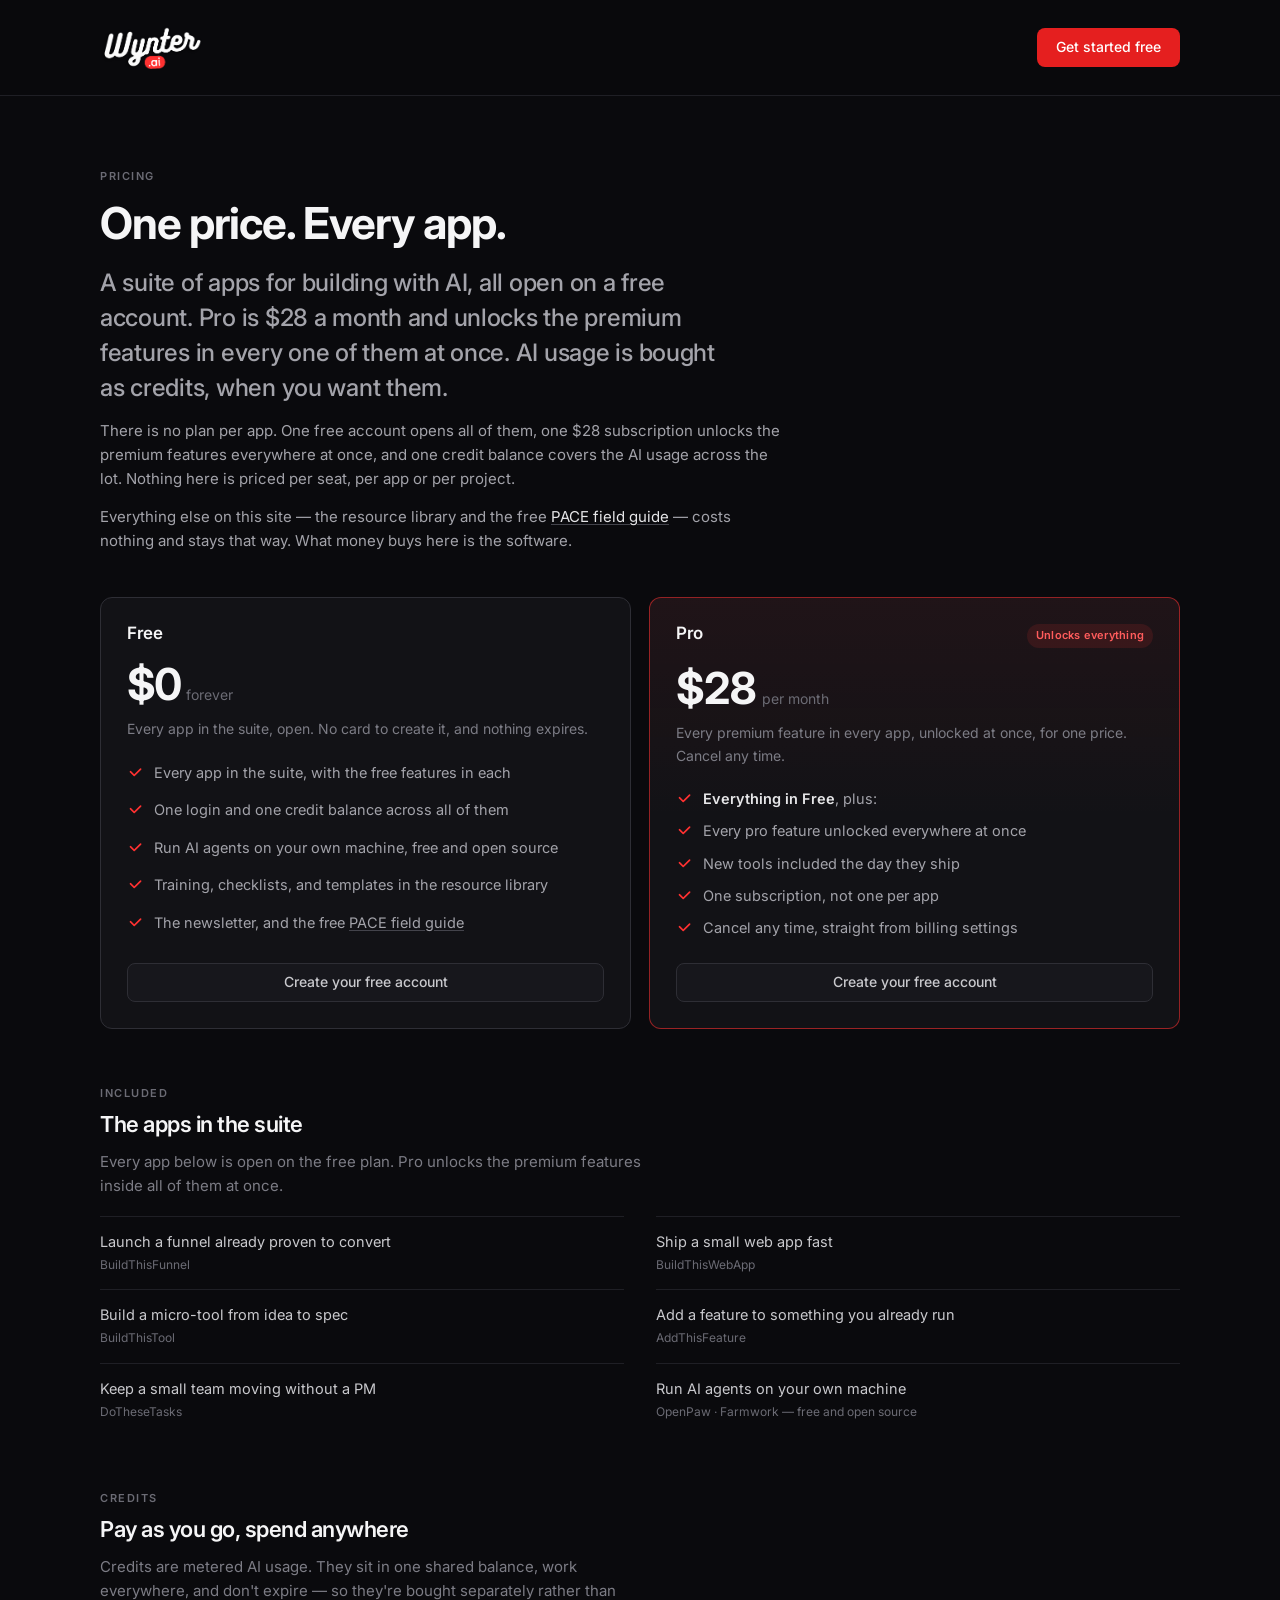
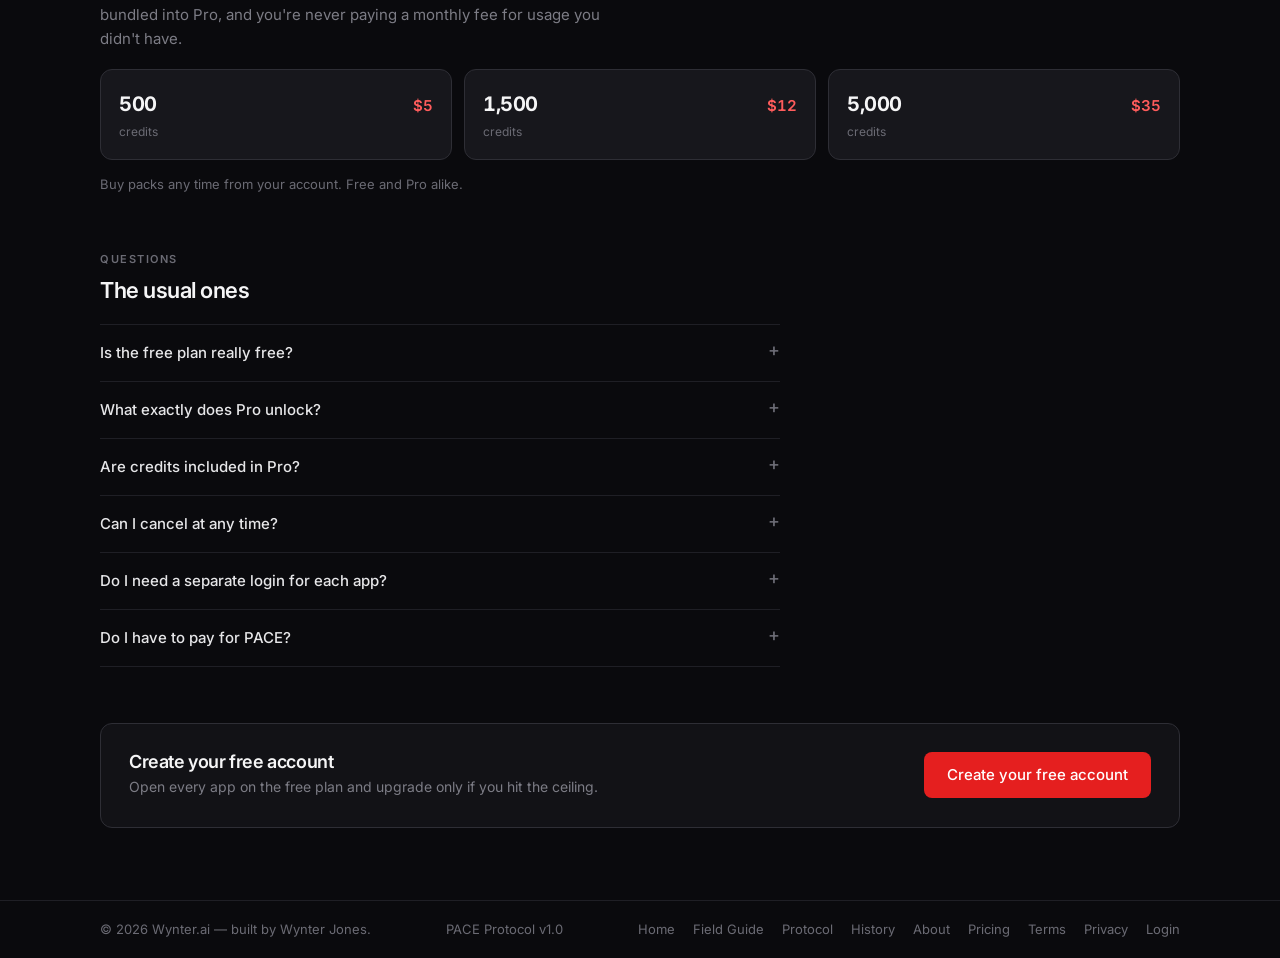
<file: pricing.html>
<!DOCTYPE html>
<html lang="en">
<head>
<meta charset="utf-8">
<meta name="viewport" content="width=device-width, initial-scale=1">
<title>Pricing — every app, one price, $28/mo | Wynter.ai</title>
<meta name="description" content="One free account opens every app in the suite. Pro is $28/month and unlocks every premium feature across all of them at once — one subscription, not one per app. Credits are metered AI usage, bought in packs as you go.">
<link rel="canonical" href="https://wynter.ai/pricing">
<meta name="theme-color" content="#0a0a0d">
<meta name="author" content="Wynter Jones">

<meta property="og:type" content="website">
<meta property="og:site_name" content="Wynter.ai">
<meta property="og:url" content="https://wynter.ai/pricing">
<meta property="og:title" content="Pricing — every app, one price, $28/mo">
<meta property="og:description" content="Every app is open on the free plan. Pro is $28/month and unlocks every premium feature across all of them at once. Credits are bought in packs as you go.">
<meta property="og:image" content="https://wynter.ai/assets/og.png">
<meta property="og:image:width" content="1200">
<meta property="og:image:height" content="630">
<meta property="og:image:alt" content="Wynter.ai — the agentic engineer's toolkit">
<meta name="twitter:card" content="summary_large_image">
<meta name="twitter:title" content="Pricing — every app, one price, $28/mo">
<meta name="twitter:description" content="Every app is open on the free plan. Pro is $28/month and unlocks every premium feature across all of them at once. Credits are bought in packs as you go.">
<meta name="twitter:image" content="https://wynter.ai/assets/og.png">

<link rel="icon" href="/assets/favicon.ico" sizes="32x32">
<link rel="icon" href="/assets/favicon-32x32.png" type="image/png" sizes="32x32">
<link rel="icon" href="/assets/favicon-16x16.png" type="image/png" sizes="16x16">
<link rel="apple-touch-icon" href="/assets/apple-touch-icon.png" sizes="180x180">
<link rel="manifest" href="/site.webmanifest">

<link rel="preconnect" href="https://fonts.googleapis.com">
<link rel="preconnect" href="https://fonts.gstatic.com" crossorigin>
<link rel="preconnect" href="https://account.wynter.ai">
<link rel="stylesheet" href="https://fonts.googleapis.com/css2?family=Inter:wght@400;500;600;700&display=swap">
<link rel="stylesheet" href="/styles.css?v=20260806">

<script type="application/ld+json">
{
  "@context": "https://schema.org",
  "@graph": [
    {
      "@type": "Organization",
      "@id": "https://wynter.ai/#org",
      "name": "Wynter.ai",
      "url": "https://wynter.ai/",
      "logo": "https://wynter.ai/assets/wynterai-logo.png",
      "founder": { "@type": "Person", "name": "Wynter Jones", "url": "https://wynter.ai/about" }
    },
    {
      "@type": "WebPage",
      "@id": "https://wynter.ai/pricing#webpage",
      "url": "https://wynter.ai/pricing",
      "name": "Pricing — every app, one price, $28/mo",
      "description": "Every app in the suite is open on the free plan. Pro is $28/month and unlocks every premium feature across all of them at once. Credits are bought in packs as you go.",
      "inLanguage": "en",
      "isPartOf": { "@id": "https://wynter.ai/#site" },
      "publisher": { "@id": "https://wynter.ai/#org" }
    },
    {
      "@type": "Product",
      "name": "Wynter Pro",
      "description": "Unlocks every premium feature across all the build tools for one monthly price.",
      "brand": { "@type": "Brand", "name": "Wynter.ai" },
      "url": "https://wynter.ai/pricing",
      "offers": {
        "@type": "Offer",
        "price": "28.00",
        "priceCurrency": "USD",
        "availability": "https://schema.org/InStock",
        "url": "https://account.wynter.ai/settings/billing"
      }
    },
    {
      "@type": "FAQPage",
      "mainEntity": [
        {
          "@type": "Question",
          "name": "Is the free plan really free?",
          "acceptedAnswer": {
            "@type": "Answer",
            "text": "Yes. A free account costs nothing and never expires. Every app in the suite is open on it, along with the resource library and the newsletter, with no card required to create it."
          }
        },
        {
          "@type": "Question",
          "name": "What does Pro unlock?",
          "acceptedAnswer": {
            "@type": "Answer",
            "text": "Pro is one $28/month subscription that unlocks the premium features inside every tool at once, rather than a separate plan per tool."
          }
        },
        {
          "@type": "Question",
          "name": "Are credits included in Pro?",
          "acceptedAnswer": {
            "@type": "Answer",
            "text": "No. Credits are metered AI usage and are bought separately in packs, starting at $5 for 500 credits. Your balance is shared everywhere and does not expire."
          }
        },
        {
          "@type": "Question",
          "name": "Can I cancel Pro at any time?",
          "acceptedAnswer": {
            "@type": "Answer",
            "text": "Yes. Cancel from your billing settings at any time. You keep Pro until the end of the period you have paid for, then drop back to the free plan with your account and any remaining credits intact."
          }
        },
        {
          "@type": "Question",
          "name": "Do I need a separate login for each app?",
          "acceptedAnswer": {
            "@type": "Answer",
            "text": "No. One account signs you into everything, and your subscription and credit balance follow you between apps."
          }
        },
        {
          "@type": "Question",
          "name": "Do I have to pay for PACE?",
          "acceptedAnswer": {
            "@type": "Answer",
            "text": "No. PACE is the free working method published on this site — the field guide and the drop-in protocol are readable without an account, and none of it is part of what you pay for here."
          }
        }
      ]
    }
  ]
}
</script>
</head>

<body>
<a class="skip" href="#main">Skip to content</a>

<header class="site-head">
  <div class="shell">
    <a class="brand" href="/" aria-label="Wynter.ai home">
      <img src="/assets/wynterai-logo.png" alt="Wynter.ai" width="510" height="250" fetchpriority="high">
    </a>
    <details class="nav-menu">
      <summary class="nav-toggle">Menu</summary>
      <nav class="nav" aria-label="Main">
        <details class="nav-drop">
          <summary class="nav-drop-toggle">Learn</summary>
          <div class="nav-drop-panel">
            <a href="/pace/guide/">Field Guide</a>
            <a href="/pace/protocol/">Protocol</a>
          </div>
        </details>
        <a href="/history">History</a>
        <a href="/about">About</a>
        <a href="/pricing" aria-current="page">Pricing</a>
        <a href="https://account.wynter.ai/login">Login</a>
      </nav>
    </details>
    <a class="btn btn-primary nav-cta" href="/signup/">Get started free</a>
  </div>
</header>

<main id="main" class="page">
  <div class="shell">

    <div class="page-head">
      <p class="eyebrow">Pricing</p>
      <h1>One price. Every app.</h1>
      <p class="lede">
        A suite of apps for building with AI, all open on a free account. Pro is
        $28&nbsp;a&nbsp;month and unlocks the premium features in every one of
        them at once. AI usage is bought as credits, when you want&nbsp;them.
      </p>
    </div>

    <!-- Stated before the plan cards, not after them: the thing that makes this
         page different from a per-tool price list is that there is only one
         subscription and one balance, and a reader who meets the table first
         assumes otherwise. -->
    <div class="prose tight">
      <p>
        There is no plan per app. One free account opens all of them, one $28
        subscription unlocks the premium features everywhere at once, and one
        credit balance covers the AI usage across the lot. Nothing here is
        priced per&nbsp;seat, per&nbsp;app or per&nbsp;project.
      </p>
      <p>
        Everything else on this site — the resource library and the free
        <a href="/pace/guide/">PACE field guide</a> — costs nothing and stays
        that way. What money buys here is the software.
      </p>
    </div>

    <div class="plans">

      <article class="card plan">
        <div class="plan-head">
          <h2>Free</h2>
        </div>

        <p class="price">
          <span class="price-num">$0</span>
          <span class="price-per">forever</span>
        </p>

        <p class="plan-desc">
          Every app in the suite, open. No card to create it, and nothing
          expires.
        </p>

        <ul class="checks">
          <li>
            <svg viewBox="0 0 20 20" fill="currentColor" aria-hidden="true"><path fill-rule="evenodd" d="M16.7 5.3a1 1 0 0 1 0 1.4l-7.5 7.5a1 1 0 0 1-1.4 0L3.3 9.7a1 1 0 0 1 1.4-1.4l3.8 3.8 6.8-6.8a1 1 0 0 1 1.4 0Z" clip-rule="evenodd"/></svg>
            <span>Every app in the suite, with the free features in&nbsp;each</span>
          </li>
          <li>
            <svg viewBox="0 0 20 20" fill="currentColor" aria-hidden="true"><path fill-rule="evenodd" d="M16.7 5.3a1 1 0 0 1 0 1.4l-7.5 7.5a1 1 0 0 1-1.4 0L3.3 9.7a1 1 0 0 1 1.4-1.4l3.8 3.8 6.8-6.8a1 1 0 0 1 1.4 0Z" clip-rule="evenodd"/></svg>
            <span>One login and one credit balance across all of&nbsp;them</span>
          </li>
          <li>
            <svg viewBox="0 0 20 20" fill="currentColor" aria-hidden="true"><path fill-rule="evenodd" d="M16.7 5.3a1 1 0 0 1 0 1.4l-7.5 7.5a1 1 0 0 1-1.4 0L3.3 9.7a1 1 0 0 1 1.4-1.4l3.8 3.8 6.8-6.8a1 1 0 0 1 1.4 0Z" clip-rule="evenodd"/></svg>
            <span>Run AI agents on your own machine, free and open&nbsp;source</span>
          </li>
          <li>
            <svg viewBox="0 0 20 20" fill="currentColor" aria-hidden="true"><path fill-rule="evenodd" d="M16.7 5.3a1 1 0 0 1 0 1.4l-7.5 7.5a1 1 0 0 1-1.4 0L3.3 9.7a1 1 0 0 1 1.4-1.4l3.8 3.8 6.8-6.8a1 1 0 0 1 1.4 0Z" clip-rule="evenodd"/></svg>
            <span>Training, checklists, and templates in the resource&nbsp;library</span>
          </li>
          <li>
            <svg viewBox="0 0 20 20" fill="currentColor" aria-hidden="true"><path fill-rule="evenodd" d="M16.7 5.3a1 1 0 0 1 0 1.4l-7.5 7.5a1 1 0 0 1-1.4 0L3.3 9.7a1 1 0 0 1 1.4-1.4l3.8 3.8 6.8-6.8a1 1 0 0 1 1.4 0Z" clip-rule="evenodd"/></svg>
            <span>The newsletter, and the free <a href="/pace/guide/">PACE field&nbsp;guide</a></span>
          </li>
        </ul>

        <a class="btn btn-secondary" href="/signup/">Create your free account</a>
      </article>

      <article class="card plan plan-featured">
        <div class="plan-head">
          <h2>Pro</h2>
          <span class="badge">Unlocks everything</span>
        </div>

        <p class="price">
          <span class="price-num">$28</span>
          <span class="price-per">per month</span>
        </p>

        <p class="plan-desc">
          Every premium feature in every app, unlocked at once, for one price.
          Cancel any time.
        </p>

        <ul class="checks">
          <li>
            <svg viewBox="0 0 20 20" fill="currentColor" aria-hidden="true"><path fill-rule="evenodd" d="M16.7 5.3a1 1 0 0 1 0 1.4l-7.5 7.5a1 1 0 0 1-1.4 0L3.3 9.7a1 1 0 0 1 1.4-1.4l3.8 3.8 6.8-6.8a1 1 0 0 1 1.4 0Z" clip-rule="evenodd"/></svg>
            <span><strong>Everything in Free</strong>, plus:</span>
          </li>
          <li>
            <svg viewBox="0 0 20 20" fill="currentColor" aria-hidden="true"><path fill-rule="evenodd" d="M16.7 5.3a1 1 0 0 1 0 1.4l-7.5 7.5a1 1 0 0 1-1.4 0L3.3 9.7a1 1 0 0 1 1.4-1.4l3.8 3.8 6.8-6.8a1 1 0 0 1 1.4 0Z" clip-rule="evenodd"/></svg>
            <span>Every pro feature unlocked everywhere at once</span>
          </li>
          <li>
            <svg viewBox="0 0 20 20" fill="currentColor" aria-hidden="true"><path fill-rule="evenodd" d="M16.7 5.3a1 1 0 0 1 0 1.4l-7.5 7.5a1 1 0 0 1-1.4 0L3.3 9.7a1 1 0 0 1 1.4-1.4l3.8 3.8 6.8-6.8a1 1 0 0 1 1.4 0Z" clip-rule="evenodd"/></svg>
            <span>New tools included the day they ship</span>
          </li>
          <li>
            <svg viewBox="0 0 20 20" fill="currentColor" aria-hidden="true"><path fill-rule="evenodd" d="M16.7 5.3a1 1 0 0 1 0 1.4l-7.5 7.5a1 1 0 0 1-1.4 0L3.3 9.7a1 1 0 0 1 1.4-1.4l3.8 3.8 6.8-6.8a1 1 0 0 1 1.4 0Z" clip-rule="evenodd"/></svg>
            <span>One subscription, not one per&nbsp;app</span>
          </li>
          <li>
            <svg viewBox="0 0 20 20" fill="currentColor" aria-hidden="true"><path fill-rule="evenodd" d="M16.7 5.3a1 1 0 0 1 0 1.4l-7.5 7.5a1 1 0 0 1-1.4 0L3.3 9.7a1 1 0 0 1 1.4-1.4l3.8 3.8 6.8-6.8a1 1 0 0 1 1.4 0Z" clip-rule="evenodd"/></svg>
            <span>Cancel any time, straight from billing settings</span>
          </li>
        </ul>

        <!-- Secondary, and the same words as the Free card, because it is the
             same action: there is no way to buy Pro from here. You make a free
             account and upgrade from billing settings, which is what the plan
             description says. A "Buy Pro" button would be a lie about the next
             screen. -->
        <a class="btn btn-secondary" href="/signup/">Create your free account</a>
      </article>

    </div>

    <!-- The result first, the product name second. Someone comparing plans wants
         to know what they can make; the names still need to be on the page
         somewhere indexable, and a two-column list is where they cost nothing. -->
    <section class="section" aria-labelledby="included-heading">
      <p class="eyebrow">Included</p>
      <h2 id="included-heading" class="section-title">The apps in the suite</h2>
      <p class="section-lede">
        Every app below is open on the free plan. Pro unlocks the premium
        features inside all of them at&nbsp;once.
      </p>

      <ul class="tools">
        <li>
          <p class="tool-result">Launch a funnel already proven to convert</p>
          <p class="tool-name">BuildThisFunnel</p>
        </li>
        <li>
          <p class="tool-result">Ship a small web app fast</p>
          <p class="tool-name">BuildThisWebApp</p>
        </li>
        <li>
          <p class="tool-result">Build a micro-tool from idea to spec</p>
          <p class="tool-name">BuildThisTool</p>
        </li>
        <li>
          <p class="tool-result">Add a feature to something you already run</p>
          <p class="tool-name">AddThisFeature</p>
        </li>
        <li>
          <p class="tool-result">Keep a small team moving without a PM</p>
          <p class="tool-name">DoTheseTasks</p>
        </li>
        <li>
          <p class="tool-result">Run AI agents on your own machine</p>
          <p class="tool-name">OpenPaw &middot; Farmwork &mdash; free and open source</p>
        </li>
      </ul>
    </section>

    <section class="section" aria-labelledby="credits-heading">
      <p class="eyebrow">Credits</p>
      <h2 id="credits-heading" class="section-title">
        Pay as you go, spend anywhere
      </h2>
      <p class="section-lede">
        Credits are metered AI usage. They sit in one shared balance, work
        everywhere, and don't expire — so they're bought separately rather than
        bundled into Pro, and you're never paying a monthly fee for usage you
        didn't have.
      </p>

      <div class="packs">
        <div class="card pack">
          <div>
            <p class="pack-amount">500</p>
            <p class="pack-label">credits</p>
          </div>
          <p class="pack-price">$5</p>
        </div>
        <div class="card pack">
          <div>
            <p class="pack-amount">1,500</p>
            <p class="pack-label">credits</p>
          </div>
          <p class="pack-price">$12</p>
        </div>
        <div class="card pack">
          <div>
            <p class="pack-amount">5,000</p>
            <p class="pack-label">credits</p>
          </div>
          <p class="pack-price">$35</p>
        </div>
      </div>

      <p class="prose-meta pack-note">
        Buy packs any time from your account. Free and Pro alike.
      </p>
    </section>

    <section class="section" aria-labelledby="faq-heading">
      <p class="eyebrow">Questions</p>
      <h2 id="faq-heading" class="section-title">
        The usual ones
      </h2>

      <div class="faq">
        <details>
          <summary>Is the free plan really free?</summary>
          <p>
            Yes. A free account costs nothing and never expires. Every app in
            the suite is open on it, along with the resource library and the
            newsletter, and no card is required to create&nbsp;one.
          </p>
        </details>
        <details>
          <summary>What exactly does Pro unlock?</summary>
          <p>
            The premium features in each app — the ones held back on the free
            plan. It is one subscription across everything rather than a separate
            plan per app, so upgrading once unlocks all of them.
          </p>
        </details>
        <details>
          <summary>Are credits included in Pro?</summary>
          <p>
            No, and deliberately so. Credits are metered AI usage; rolling them
            into a subscription means charging everyone the same for wildly
            different consumption. Packs start at $5 for 500 credits, the balance
            is shared everywhere, and it doesn't expire.
          </p>
        </details>
        <details>
          <summary>Can I cancel at any time?</summary>
          <p>
            Yes, from billing settings in your account. You keep Pro through the
            end of the period you've paid for, then drop back to free with your
            account, your work, and any remaining credits intact.
          </p>
        </details>
        <details>
          <summary>Do I need a separate login for each app?</summary>
          <p>
            No. One account signs you into everything, and your subscription and
            credit balance follow you between apps.
          </p>
        </details>
        <details>
          <summary>Do I have to pay for PACE?</summary>
          <p>
            No, and it isn't part of what you're buying here. PACE is the
            working method behind the apps, published free: the
            <a href="/pace/guide/">field guide</a> and the
            <a href="/pace/protocol/">drop-in protocol</a> read in the browser
            without an account, and nothing about it is held back for a
            paid&nbsp;tier.
          </p>
        </details>
      </div>
    </section>

    <aside class="card cta">
      <div>
        <h2>Create your free account</h2>
        <p>Open every app on the free plan and upgrade only if you hit the ceiling.</p>
      </div>
      <a class="btn btn-primary btn-lg" href="/signup/">Create your free account</a>
    </aside>

  </div>
</main>

<footer class="site-foot">
  <div class="shell">
    <p>&copy; <span id="year">2026</span> Wynter.ai — built by Wynter Jones.</p>
    <p class="foot-version">PACE Protocol v1.0</p>
    <nav class="foot-links" aria-label="Site">
      <a href="/">Home</a>
      <a href="/pace/guide/">Field Guide</a>
      <a href="/pace/protocol/">Protocol</a>
      <a href="/history">History</a>
      <a href="/about">About</a>
      <a href="/pricing">Pricing</a>
      <a href="/terms">Terms</a>
      <a href="/privacy">Privacy</a>
      <a href="https://account.wynter.ai/login">Login</a>
    </nav>
  </div>
</footer>

<script src="/site.js?v=20260806" defer></script>
</body>
</html>
</file>
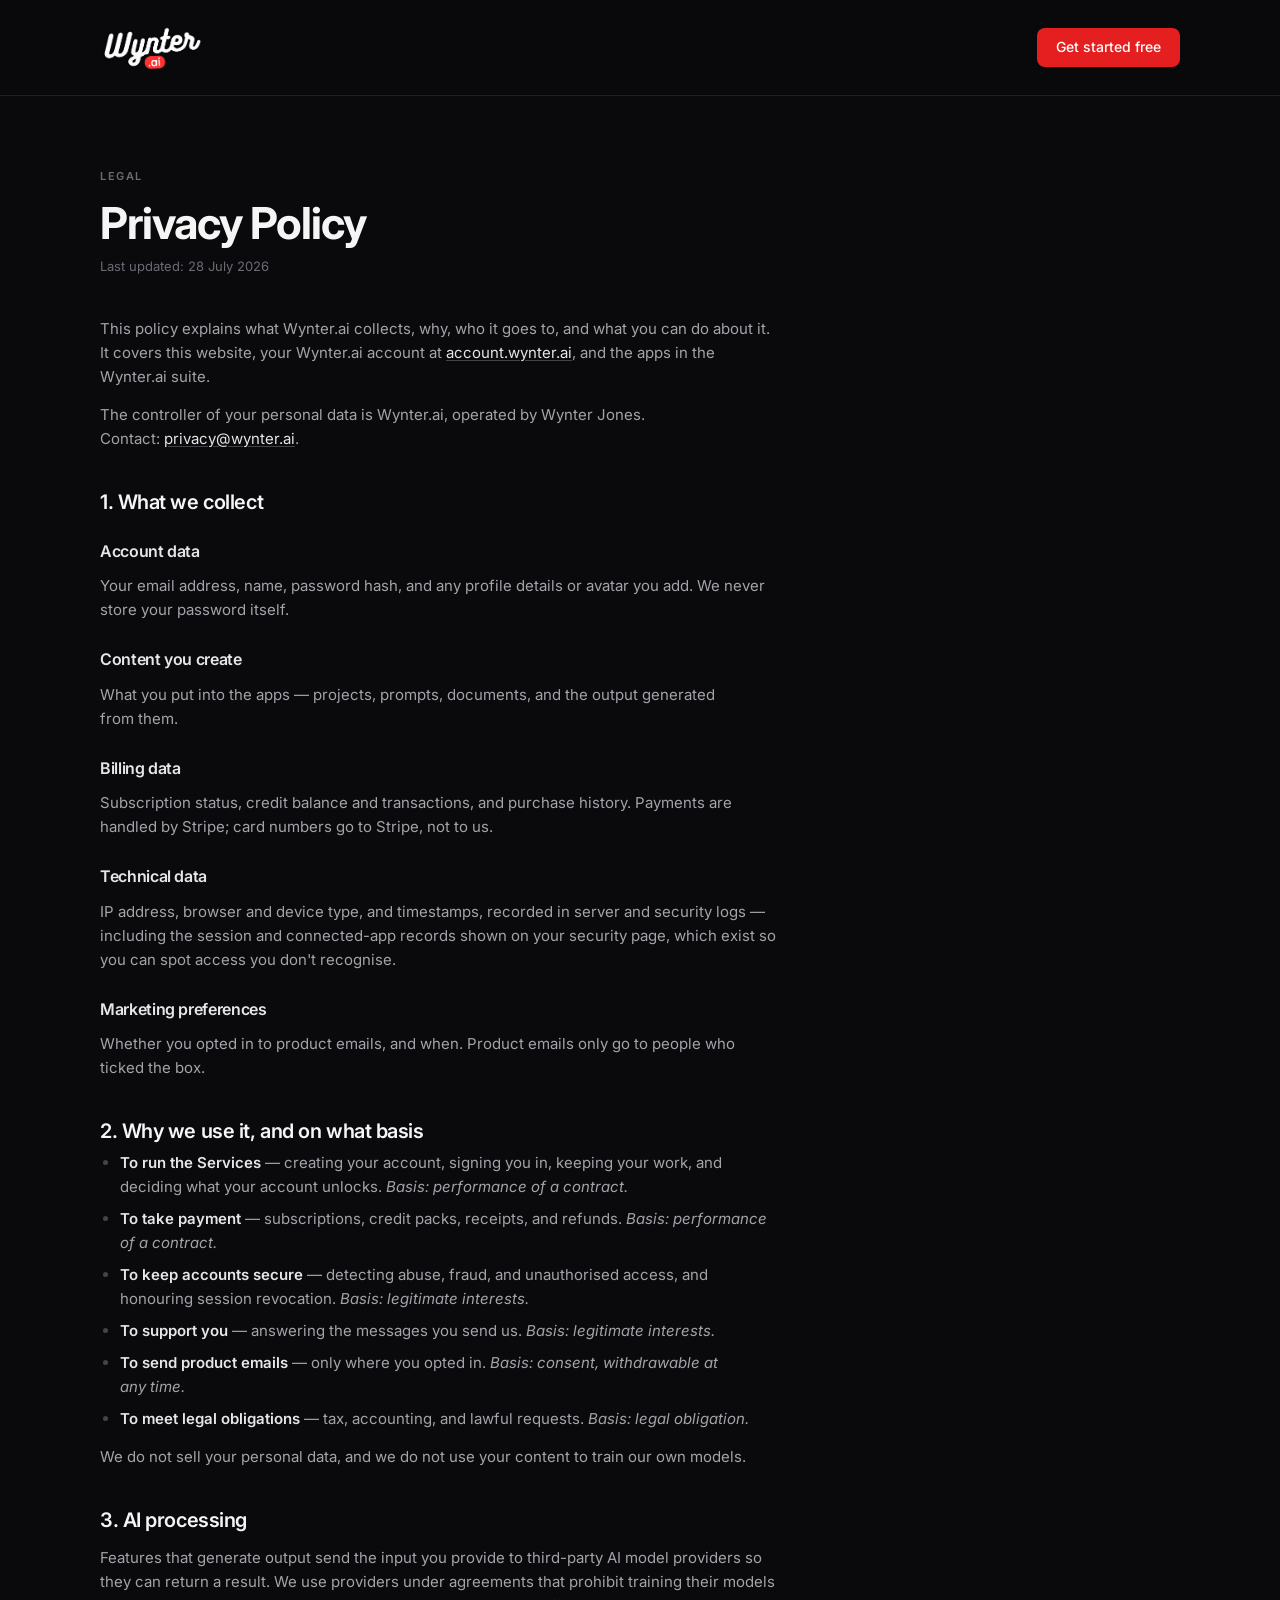
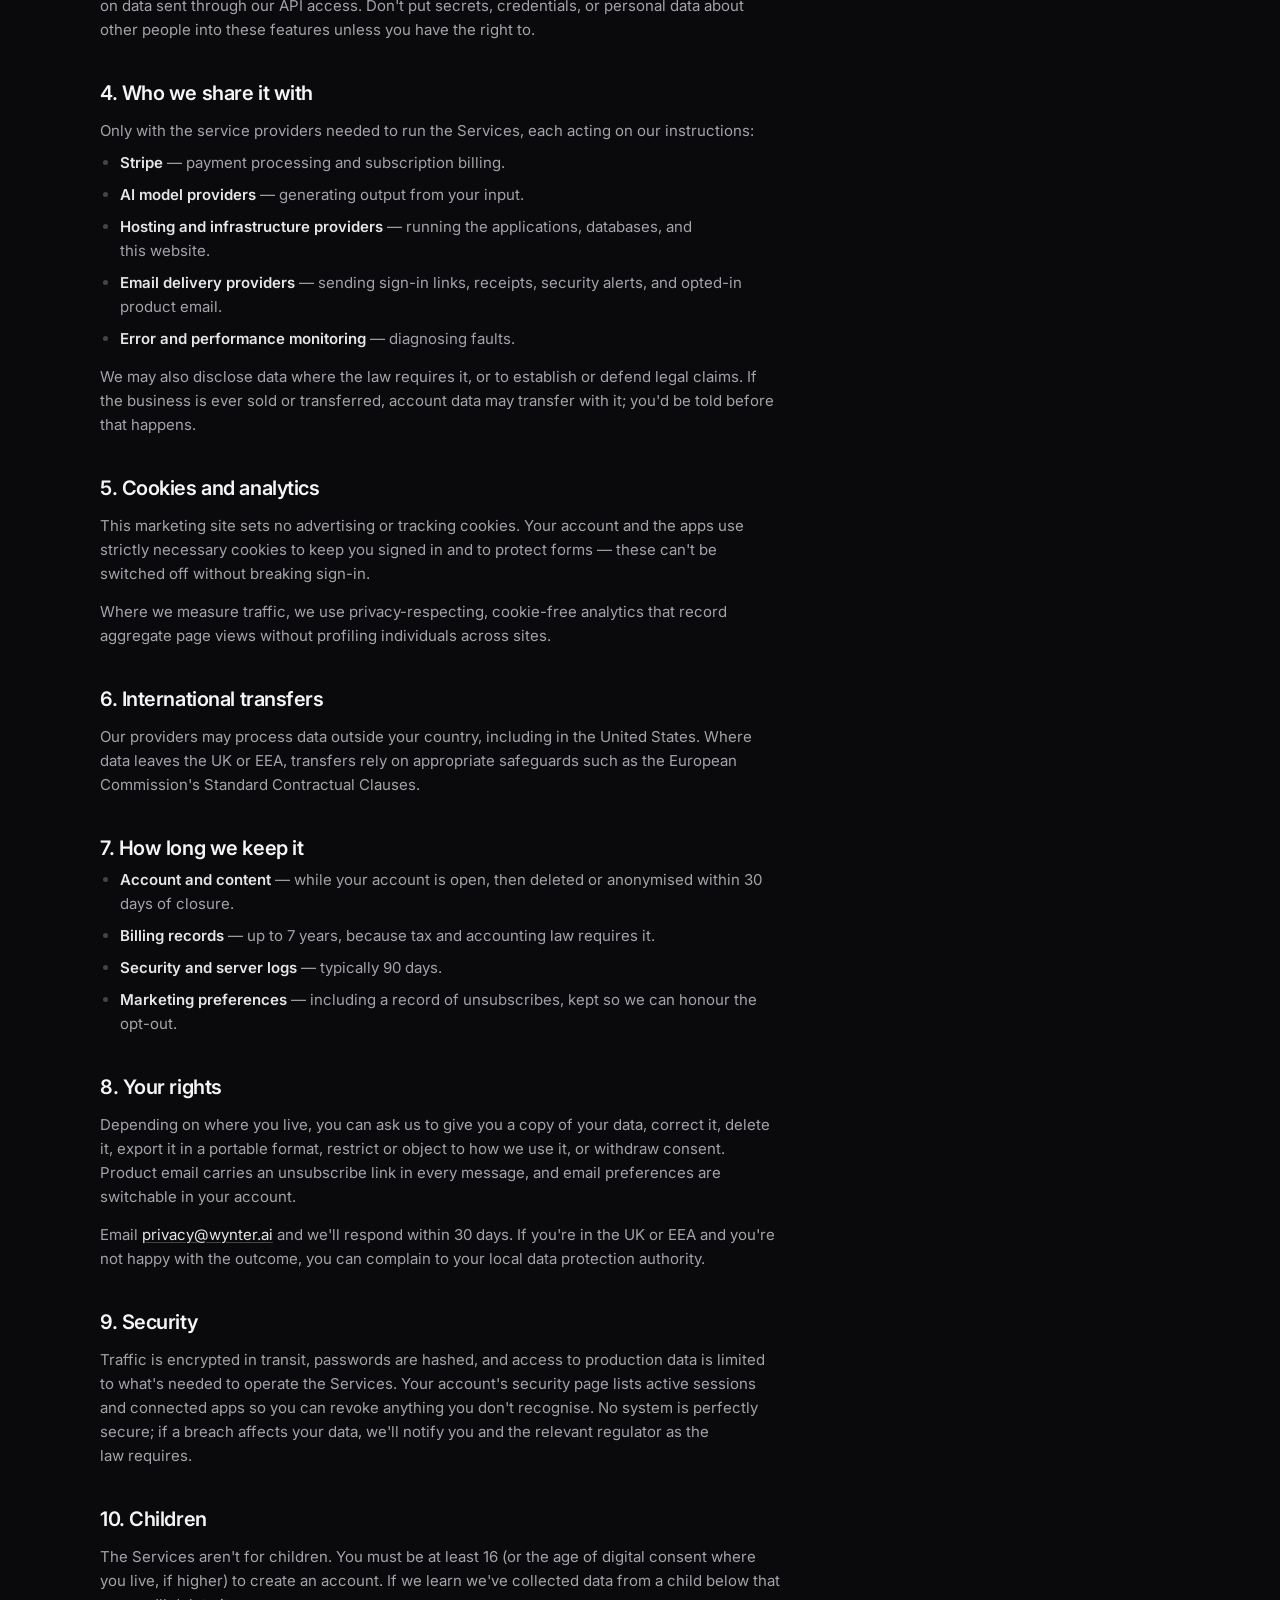
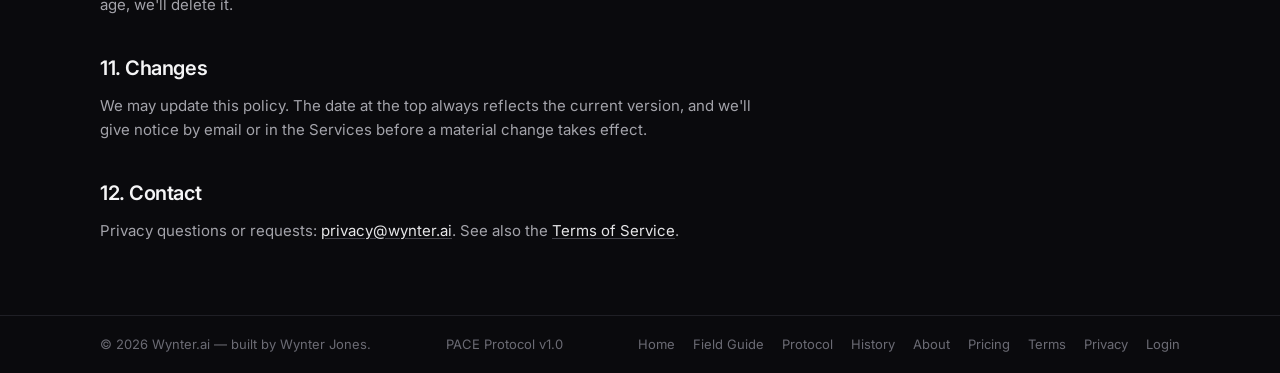
<file: privacy.html>
<!DOCTYPE html>
<html lang="en">
<head>
<meta charset="utf-8">
<meta name="viewport" content="width=device-width, initial-scale=1">
<title>Privacy Policy — Wynter.ai</title>
<meta name="description" content="What Wynter.ai collects, why, who it is shared with, how long it is kept, and the rights you have over it.">
<link rel="canonical" href="https://wynter.ai/privacy">
<meta name="theme-color" content="#0a0a0d">
<meta name="robots" content="index, follow">

<meta property="og:type" content="website">
<meta property="og:site_name" content="Wynter.ai">
<meta property="og:url" content="https://wynter.ai/privacy">
<meta property="og:title" content="Privacy Policy — Wynter.ai">
<meta property="og:description" content="What we collect, why, who it is shared with, and the rights you have over it.">
<meta property="og:image" content="https://wynter.ai/assets/og.png">
<meta name="twitter:card" content="summary_large_image">

<link rel="icon" href="/assets/favicon.ico" sizes="32x32">
<link rel="icon" href="/assets/favicon-32x32.png" type="image/png" sizes="32x32">
<link rel="icon" href="/assets/favicon-16x16.png" type="image/png" sizes="16x16">
<link rel="apple-touch-icon" href="/assets/apple-touch-icon.png" sizes="180x180">
<link rel="manifest" href="/site.webmanifest">

<link rel="preconnect" href="https://fonts.googleapis.com">
<link rel="preconnect" href="https://fonts.gstatic.com" crossorigin>
<link rel="stylesheet" href="https://fonts.googleapis.com/css2?family=Inter:wght@400;500;600;700&display=swap">
<link rel="stylesheet" href="/styles.css?v=20260806">
</head>

<body>
<a class="skip" href="#main">Skip to content</a>

<header class="site-head">
  <div class="shell">
    <a class="brand" href="/" aria-label="Wynter.ai home">
      <img src="/assets/wynterai-logo.png" alt="Wynter.ai" width="510" height="250" fetchpriority="high">
    </a>
    <details class="nav-menu">
      <summary class="nav-toggle">Menu</summary>
      <nav class="nav" aria-label="Main">
        <details class="nav-drop">
          <summary class="nav-drop-toggle">Learn</summary>
          <div class="nav-drop-panel">
            <a href="/pace/guide/">Field Guide</a>
            <a href="/pace/protocol/">Protocol</a>
          </div>
        </details>
        <a href="/history">History</a>
        <a href="/about">About</a>
        <a href="/pricing">Pricing</a>
        <a href="https://account.wynter.ai/login">Login</a>
      </nav>
    </details>
    <a class="btn btn-primary nav-cta" href="/signup/">Get started free</a>
  </div>
</header>

<main id="main" class="page">
  <div class="shell">

    <div class="page-head">
      <p class="eyebrow">Legal</p>
      <h1>Privacy Policy</h1>
      <p class="prose-meta">Last updated: 28 July 2026</p>
    </div>

    <article class="prose">
      <p>
        This policy explains what Wynter.ai collects, why, who it goes to, and
        what you can do about it. It covers this website, your Wynter.ai account at
        <a href="https://account.wynter.ai">account.wynter.ai</a>, and the apps in
        the Wynter.ai suite.
      </p>
      <p>
        The controller of your personal data is Wynter.ai, operated by Wynter
        Jones. Contact: <a href="mailto:privacy@wynter.ai">privacy@wynter.ai</a>.
      </p>

      <h2>1. What we collect</h2>
      <h3>Account data</h3>
      <p>
        Your email address, name, password hash, and any profile details or
        avatar you add. We never store your password itself.
      </p>

      <h3>Content you create</h3>
      <p>
        What you put into the apps — projects, prompts, documents, and the output
        generated from them.
      </p>

      <h3>Billing data</h3>
      <p>
        Subscription status, credit balance and transactions, and purchase
        history. Payments are handled by Stripe; card numbers go to Stripe, not
        to us.
      </p>

      <h3>Technical data</h3>
      <p>
        IP address, browser and device type, and timestamps, recorded in server
        and security logs — including the session and connected-app records shown
        on your security page, which exist so you can spot access you don't
        recognise.
      </p>

      <h3>Marketing preferences</h3>
      <p>
        Whether you opted in to product emails, and when. Product emails only go
        to people who ticked the box.
      </p>

      <h2>2. Why we use it, and on what basis</h2>
      <ul>
        <li><strong>To run the Services</strong> — creating your account, signing you in, keeping your work, and deciding what your account unlocks. <em>Basis: performance of a contract.</em></li>
        <li><strong>To take payment</strong> — subscriptions, credit packs, receipts, and refunds. <em>Basis: performance of a contract.</em></li>
        <li><strong>To keep accounts secure</strong> — detecting abuse, fraud, and unauthorised access, and honouring session revocation. <em>Basis: legitimate interests.</em></li>
        <li><strong>To support you</strong> — answering the messages you send us. <em>Basis: legitimate interests.</em></li>
        <li><strong>To send product emails</strong> — only where you opted in. <em>Basis: consent, withdrawable at any time.</em></li>
        <li><strong>To meet legal obligations</strong> — tax, accounting, and lawful requests. <em>Basis: legal obligation.</em></li>
      </ul>
      <p>
        We do not sell your personal data, and we do not use your content to
        train our own models.
      </p>

      <h2>3. AI processing</h2>
      <p>
        Features that generate output send the input you provide to third-party
        AI model providers so they can return a result. We use providers under
        agreements that prohibit training their models on data sent through our
        API access. Don't put secrets, credentials, or personal data about other
        people into these features unless you have the right to.
      </p>

      <h2>4. Who we share it with</h2>
      <p>
        Only with the service providers needed to run the Services, each acting
        on our instructions:
      </p>
      <ul>
        <li><strong>Stripe</strong> — payment processing and subscription billing.</li>
        <li><strong>AI model providers</strong> — generating output from your input.</li>
        <li><strong>Hosting and infrastructure providers</strong> — running the applications, databases, and this website.</li>
        <li><strong>Email delivery providers</strong> — sending sign-in links, receipts, security alerts, and opted-in product email.</li>
        <li><strong>Error and performance monitoring</strong> — diagnosing faults.</li>
      </ul>
      <p>
        We may also disclose data where the law requires it, or to establish or
        defend legal claims. If the business is ever sold or transferred, account
        data may transfer with it; you'd be told before that happens.
      </p>

      <h2>5. Cookies and analytics</h2>
      <p>
        This marketing site sets no advertising or tracking cookies. Your account
        and the apps use strictly necessary cookies to keep you signed in and to
        protect forms — these can't be switched off without breaking sign-in.
      </p>
      <p>
        Where we measure traffic, we use privacy-respecting, cookie-free
        analytics that record aggregate page views without profiling individuals
        across sites.
      </p>

      <h2>6. International transfers</h2>
      <p>
        Our providers may process data outside your country, including in the
        United States. Where data leaves the UK or EEA, transfers rely on
        appropriate safeguards such as the European Commission's Standard
        Contractual Clauses.
      </p>

      <h2>7. How long we keep it</h2>
      <ul>
        <li><strong>Account and content</strong> — while your account is open, then deleted or anonymised within 30 days of closure.</li>
        <li><strong>Billing records</strong> — up to 7 years, because tax and accounting law requires it.</li>
        <li><strong>Security and server logs</strong> — typically 90 days.</li>
        <li><strong>Marketing preferences</strong> — including a record of unsubscribes, kept so we can honour the opt-out.</li>
      </ul>

      <h2>8. Your rights</h2>
      <p>
        Depending on where you live, you can ask us to give you a copy of your
        data, correct it, delete it, export it in a portable format, restrict or
        object to how we use it, or withdraw consent. Product email carries an
        unsubscribe link in every message, and email preferences are switchable
        in your account.
      </p>
      <p>
        Email <a href="mailto:privacy@wynter.ai">privacy@wynter.ai</a> and we'll
        respond within 30 days. If you're in the UK or EEA and you're not happy
        with the outcome, you can complain to your local data protection
        authority.
      </p>

      <h2>9. Security</h2>
      <p>
        Traffic is encrypted in transit, passwords are hashed, and access to
        production data is limited to what's needed to operate the Services. Your
        account's security page lists active sessions and connected apps so you
        can revoke anything you don't recognise. No system is perfectly secure;
        if a breach affects your data, we'll notify you and the relevant
        regulator as the law requires.
      </p>

      <h2>10. Children</h2>
      <p>
        The Services aren't for children. You must be at least 16 (or the age of
        digital consent where you live, if higher) to create an account. If we
        learn we've collected data from a child below that age, we'll delete it.
      </p>

      <h2>11. Changes</h2>
      <p>
        We may update this policy. The date at the top always reflects the
        current version, and we'll give notice by email or in the Services before
        a material change takes effect.
      </p>

      <h2>12. Contact</h2>
      <p>
        Privacy questions or requests:
        <a href="mailto:privacy@wynter.ai">privacy@wynter.ai</a>. See also the
        <a href="/terms">Terms of Service</a>.
      </p>
    </article>

  </div>
</main>

<footer class="site-foot">
  <div class="shell">
    <p>&copy; <span id="year">2026</span> Wynter.ai — built by Wynter Jones.</p>
    <p class="foot-version">PACE Protocol v1.0</p>
    <nav class="foot-links" aria-label="Site">
      <a href="/">Home</a>
      <a href="/pace/guide/">Field Guide</a>
      <a href="/pace/protocol/">Protocol</a>
      <a href="/history">History</a>
      <a href="/about">About</a>
      <a href="/pricing">Pricing</a>
      <a href="/terms">Terms</a>
      <a href="/privacy">Privacy</a>
      <a href="https://account.wynter.ai/login">Login</a>
    </nav>
  </div>
</footer>

<script src="/site.js?v=20260806" defer></script>
</body>
</html>
</file>
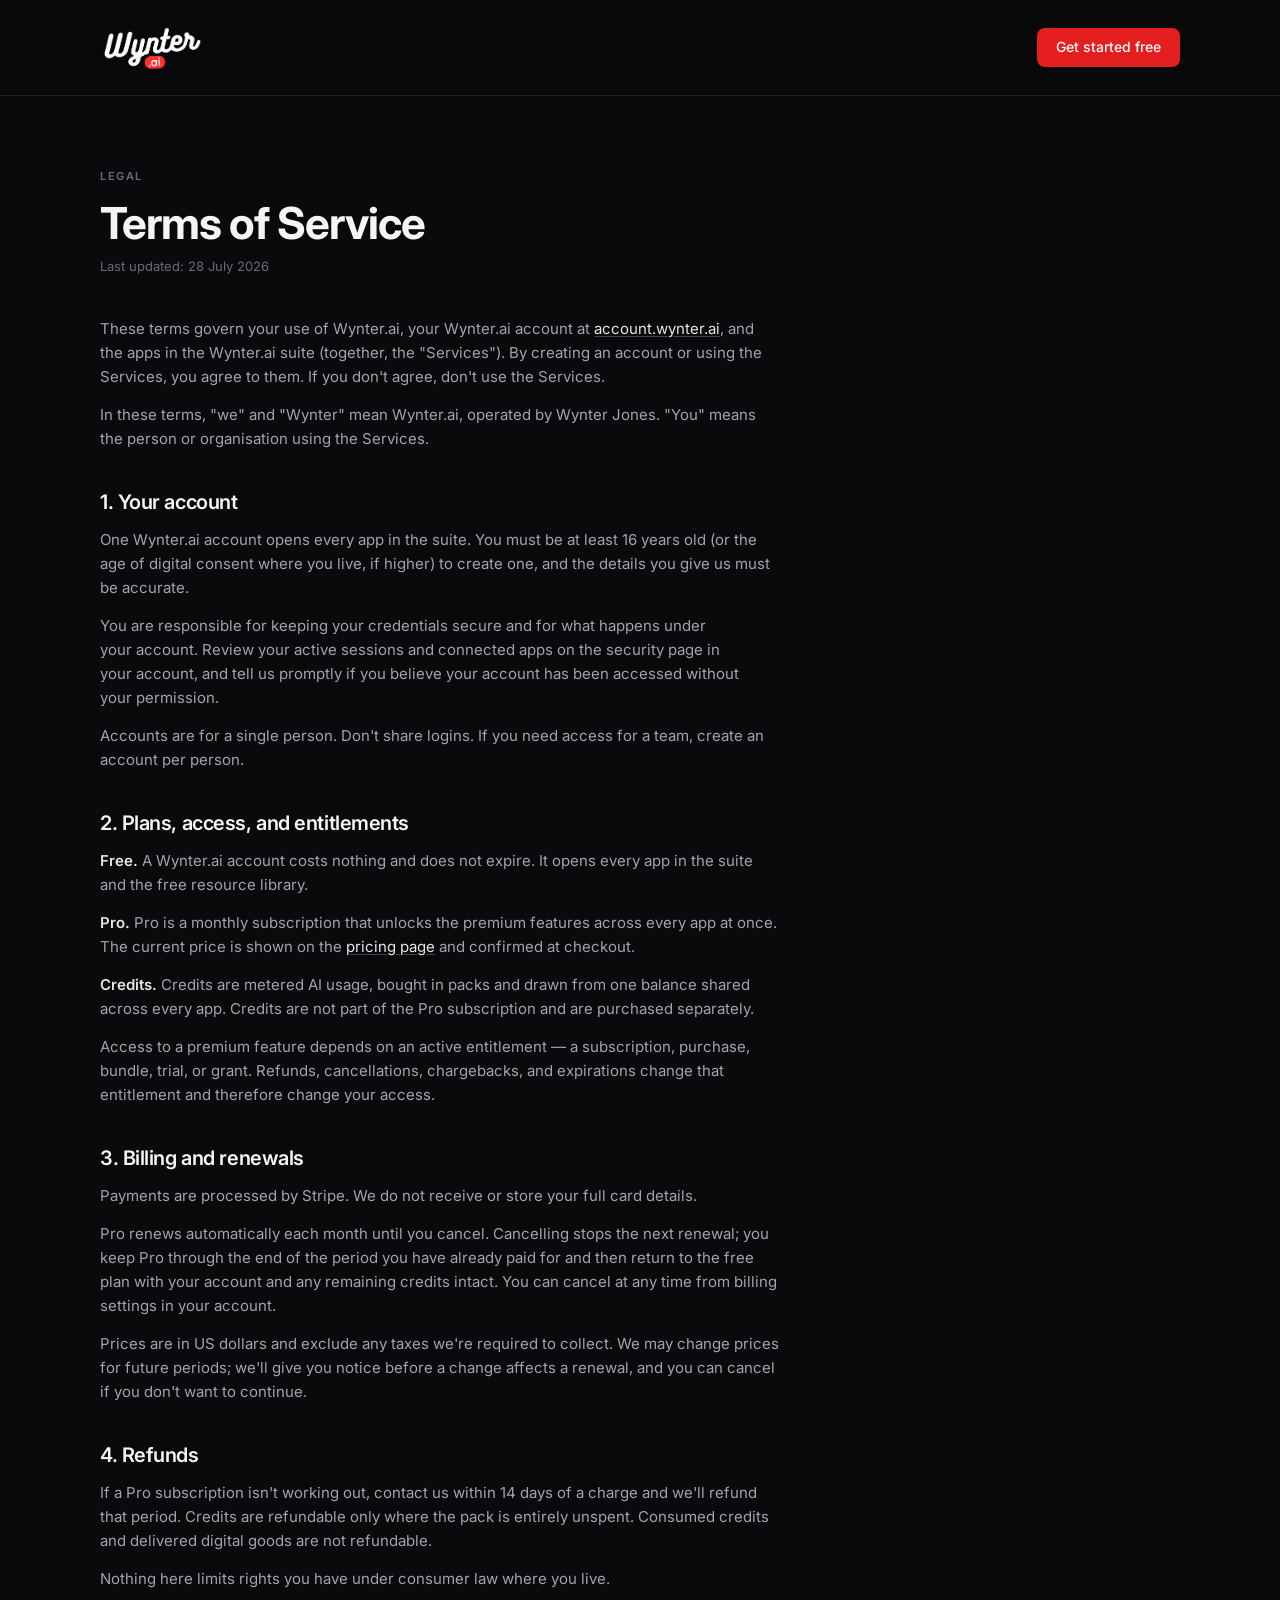
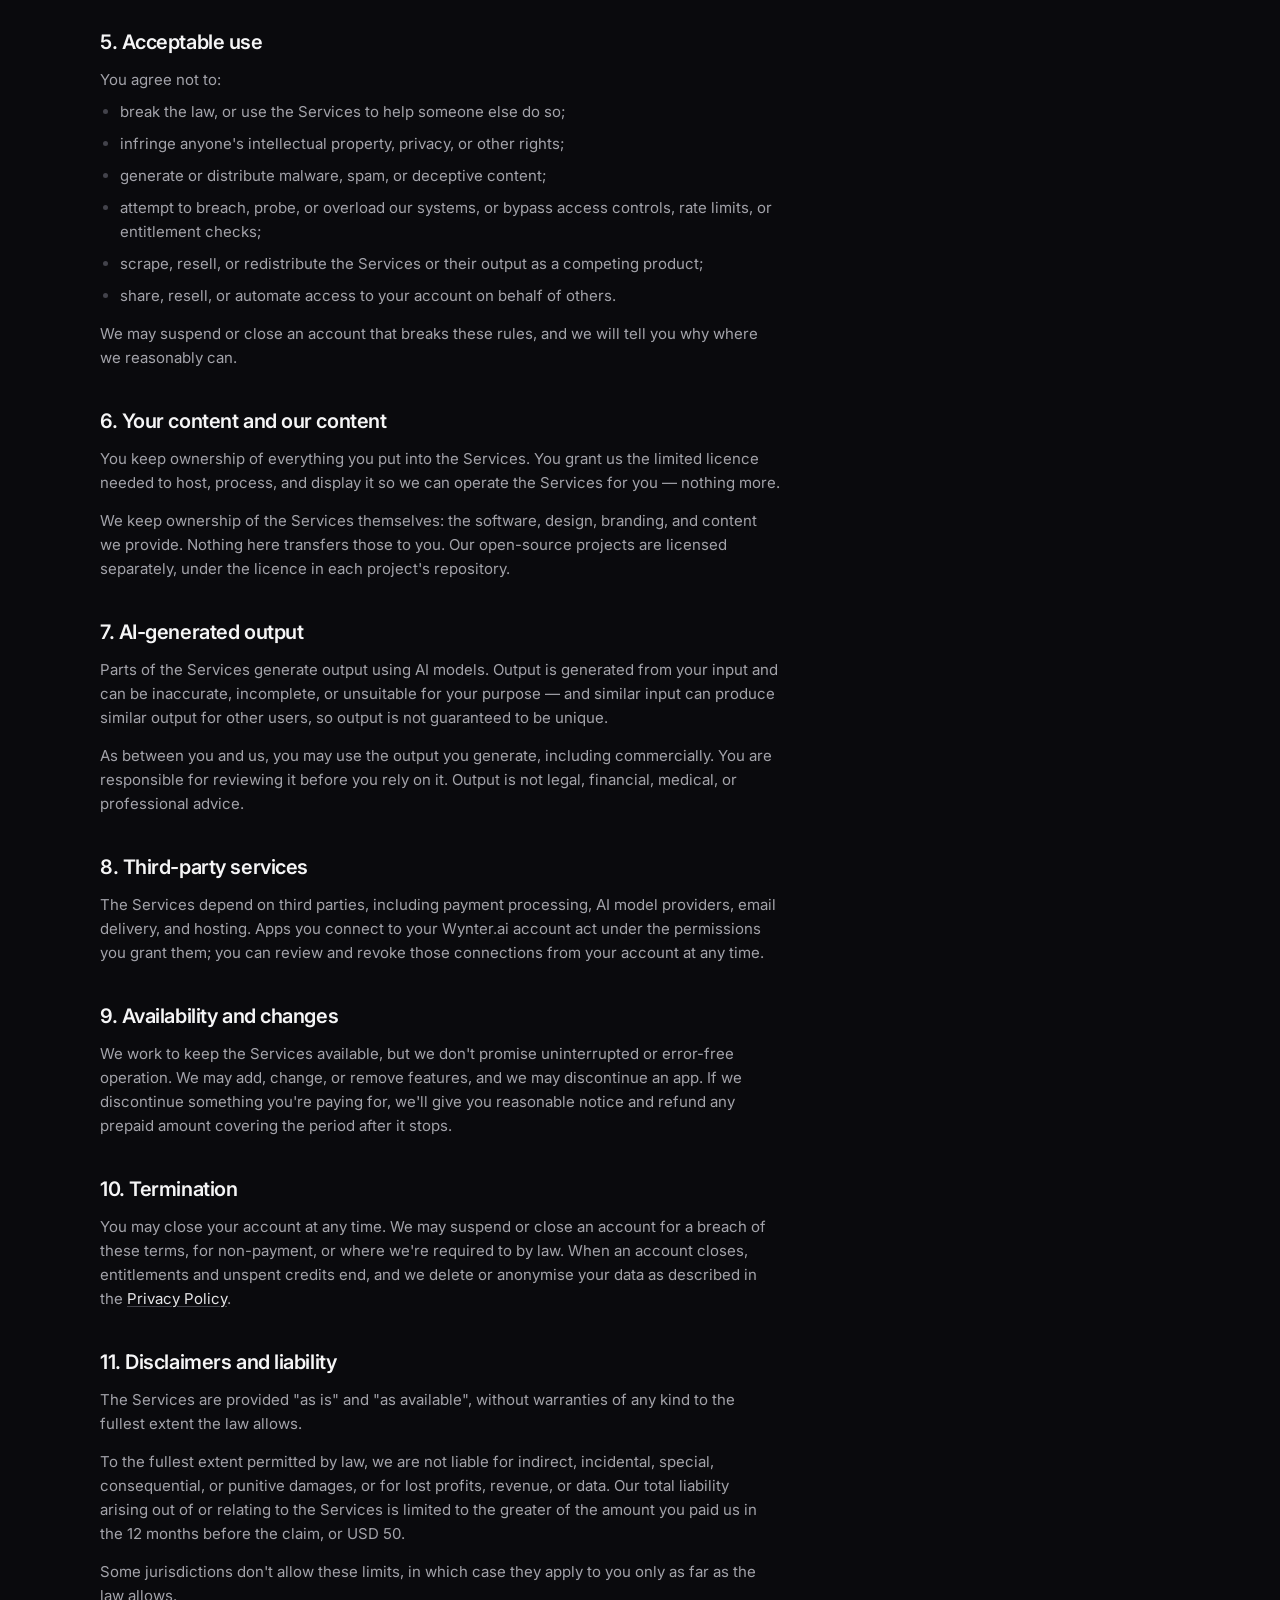
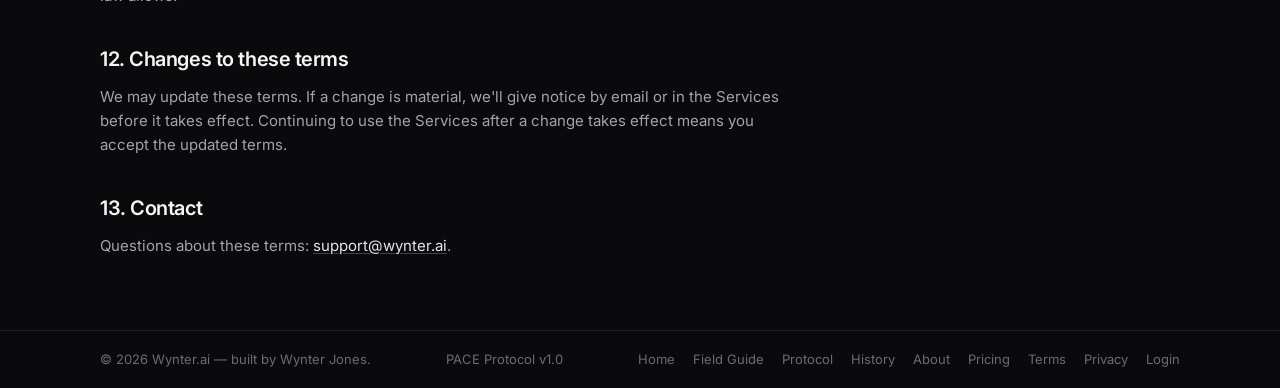
<file: terms.html>
<!DOCTYPE html>
<html lang="en">
<head>
<meta charset="utf-8">
<meta name="viewport" content="width=device-width, initial-scale=1">
<title>Terms of Service — Wynter.ai</title>
<meta name="description" content="The terms that govern your Wynter.ai account, the apps in the Wynter.ai suite, the Pro subscription, and credit purchases.">
<link rel="canonical" href="https://wynter.ai/terms">
<meta name="theme-color" content="#0a0a0d">
<meta name="robots" content="index, follow">

<meta property="og:type" content="website">
<meta property="og:site_name" content="Wynter.ai">
<meta property="og:url" content="https://wynter.ai/terms">
<meta property="og:title" content="Terms of Service — Wynter.ai">
<meta property="og:description" content="The terms that govern your Wynter.ai account, the apps in the suite, Pro, and credits.">
<meta property="og:image" content="https://wynter.ai/assets/og.png">
<meta name="twitter:card" content="summary_large_image">

<link rel="icon" href="/assets/favicon.ico" sizes="32x32">
<link rel="icon" href="/assets/favicon-32x32.png" type="image/png" sizes="32x32">
<link rel="icon" href="/assets/favicon-16x16.png" type="image/png" sizes="16x16">
<link rel="apple-touch-icon" href="/assets/apple-touch-icon.png" sizes="180x180">
<link rel="manifest" href="/site.webmanifest">

<link rel="preconnect" href="https://fonts.googleapis.com">
<link rel="preconnect" href="https://fonts.gstatic.com" crossorigin>
<link rel="stylesheet" href="https://fonts.googleapis.com/css2?family=Inter:wght@400;500;600;700&display=swap">
<link rel="stylesheet" href="/styles.css?v=20260806">
</head>

<body>
<a class="skip" href="#main">Skip to content</a>

<header class="site-head">
  <div class="shell">
    <a class="brand" href="/" aria-label="Wynter.ai home">
      <img src="/assets/wynterai-logo.png" alt="Wynter.ai" width="510" height="250" fetchpriority="high">
    </a>
    <details class="nav-menu">
      <summary class="nav-toggle">Menu</summary>
      <nav class="nav" aria-label="Main">
        <details class="nav-drop">
          <summary class="nav-drop-toggle">Learn</summary>
          <div class="nav-drop-panel">
            <a href="/pace/guide/">Field Guide</a>
            <a href="/pace/protocol/">Protocol</a>
          </div>
        </details>
        <a href="/history">History</a>
        <a href="/about">About</a>
        <a href="/pricing">Pricing</a>
        <a href="https://account.wynter.ai/login">Login</a>
      </nav>
    </details>
    <a class="btn btn-primary nav-cta" href="/signup/">Get started free</a>
  </div>
</header>

<main id="main" class="page">
  <div class="shell">

    <div class="page-head">
      <p class="eyebrow">Legal</p>
      <h1>Terms of Service</h1>
      <p class="prose-meta">Last updated: 28 July 2026</p>
    </div>

    <article class="prose">
      <p>
        These terms govern your use of Wynter.ai, your Wynter.ai account at
        <a href="https://account.wynter.ai">account.wynter.ai</a>, and the apps in
        the Wynter.ai suite (together, the "Services"). By creating an account or
        using the Services, you agree to them. If you don't agree, don't use the
        Services.
      </p>
      <p>
        In these terms, "we" and "Wynter" mean Wynter.ai, operated by Wynter
        Jones. "You" means the person or organisation using the Services.
      </p>

      <h2>1. Your account</h2>
      <p>
        One Wynter.ai account opens every app in the suite. You must be at least 16
        years old (or the age of digital consent where you live, if higher) to
        create one, and the details you give us must be accurate.
      </p>
      <p>
        You are responsible for keeping your credentials secure and for what
        happens under your account. Review your active sessions and connected
        apps on the security page in your account, and tell us promptly if you
        believe your account has been accessed without your permission.
      </p>
      <p>
        Accounts are for a single person. Don't share logins. If you need access
        for a team, create an account per person.
      </p>

      <h2>2. Plans, access, and entitlements</h2>
      <p>
        <strong>Free.</strong> A Wynter.ai account costs nothing and does not
        expire. It opens every app in the suite and the free resource library.
      </p>
      <p>
        <strong>Pro.</strong> Pro is a monthly subscription that unlocks the
        premium features across every app at once. The current price is shown on
        the <a href="/pricing">pricing page</a> and confirmed at checkout.
      </p>
      <p>
        <strong>Credits.</strong> Credits are metered AI usage, bought in packs
        and drawn from one balance shared across every app. Credits are not part
        of the Pro subscription and are purchased separately.
      </p>
      <p>
        Access to a premium feature depends on an active entitlement — a
        subscription, purchase, bundle, trial, or grant. Refunds, cancellations,
        chargebacks, and expirations change that entitlement and therefore change
        your access.
      </p>

      <h2>3. Billing and renewals</h2>
      <p>
        Payments are processed by Stripe. We do not receive or store your full
        card details.
      </p>
      <p>
        Pro renews automatically each month until you cancel. Cancelling stops
        the next renewal; you keep Pro through the end of the period you have
        already paid for and then return to the free plan with your account and
        any remaining credits intact. You can cancel at any time from billing
        settings in your account.
      </p>
      <p>
        Prices are in US dollars and exclude any taxes we're required to collect.
        We may change prices for future periods; we'll give you notice before a
        change affects a renewal, and you can cancel if you don't want to
        continue.
      </p>

      <h2>4. Refunds</h2>
      <p>
        If a Pro subscription isn't working out, contact us within 14 days of a
        charge and we'll refund that period. Credits are refundable only where
        the pack is entirely unspent. Consumed credits and delivered digital
        goods are not refundable.
      </p>
      <p>
        Nothing here limits rights you have under consumer law where you live.
      </p>

      <h2>5. Acceptable use</h2>
      <p>You agree not to:</p>
      <ul>
        <li>break the law, or use the Services to help someone else do so;</li>
        <li>infringe anyone's intellectual property, privacy, or other rights;</li>
        <li>generate or distribute malware, spam, or deceptive content;</li>
        <li>attempt to breach, probe, or overload our systems, or bypass access controls, rate limits, or entitlement checks;</li>
        <li>scrape, resell, or redistribute the Services or their output as a competing product;</li>
        <li>share, resell, or automate access to your account on behalf of others.</li>
      </ul>
      <p>
        We may suspend or close an account that breaks these rules, and we will
        tell you why where we reasonably can.
      </p>

      <h2>6. Your content and our content</h2>
      <p>
        You keep ownership of everything you put into the Services. You grant us
        the limited licence needed to host, process, and display it so we can
        operate the Services for you — nothing more.
      </p>
      <p>
        We keep ownership of the Services themselves: the software, design,
        branding, and content we provide. Nothing here transfers those to you.
        Our open-source projects are licensed separately, under the licence in
        each project's repository.
      </p>

      <h2>7. AI-generated output</h2>
      <p>
        Parts of the Services generate output using AI models. Output is
        generated from your input and can be inaccurate, incomplete, or
        unsuitable for your purpose — and similar input can produce similar
        output for other users, so output is not guaranteed to be unique.
      </p>
      <p>
        As between you and us, you may use the output you generate, including
        commercially. You are responsible for reviewing it before you rely on it.
        Output is not legal, financial, medical, or professional advice.
      </p>

      <h2>8. Third-party services</h2>
      <p>
        The Services depend on third parties, including payment processing, AI
        model providers, email delivery, and hosting. Apps you connect to your
        Wynter.ai account act under the permissions you grant them; you can review
        and revoke those connections from your account at any time.
      </p>

      <h2>9. Availability and changes</h2>
      <p>
        We work to keep the Services available, but we don't promise uninterrupted
        or error-free operation. We may add, change, or remove features, and we
        may discontinue an app. If we discontinue something you're paying for,
        we'll give you reasonable notice and refund any prepaid amount covering
        the period after it stops.
      </p>

      <h2>10. Termination</h2>
      <p>
        You may close your account at any time. We may suspend or close an
        account for a breach of these terms, for non-payment, or where we're
        required to by law. When an account closes, entitlements and unspent
        credits end, and we delete or anonymise your data as described in the
        <a href="/privacy">Privacy Policy</a>.
      </p>

      <h2>11. Disclaimers and liability</h2>
      <p>
        The Services are provided "as is" and "as available", without warranties
        of any kind to the fullest extent the law allows.
      </p>
      <p>
        To the fullest extent permitted by law, we are not liable for indirect,
        incidental, special, consequential, or punitive damages, or for lost
        profits, revenue, or data. Our total liability arising out of or relating
        to the Services is limited to the greater of the amount you paid us in
        the 12 months before the claim, or USD 50.
      </p>
      <p>
        Some jurisdictions don't allow these limits, in which case they apply to
        you only as far as the law allows.
      </p>

      <h2>12. Changes to these terms</h2>
      <p>
        We may update these terms. If a change is material, we'll give notice by
        email or in the Services before it takes effect. Continuing to use the
        Services after a change takes effect means you accept the updated terms.
      </p>

      <h2>13. Contact</h2>
      <p>
        Questions about these terms: <a href="mailto:support@wynter.ai">support@wynter.ai</a>.
      </p>
    </article>

  </div>
</main>

<footer class="site-foot">
  <div class="shell">
    <p>&copy; <span id="year">2026</span> Wynter.ai — built by Wynter Jones.</p>
    <p class="foot-version">PACE Protocol v1.0</p>
    <nav class="foot-links" aria-label="Site">
      <a href="/">Home</a>
      <a href="/pace/guide/">Field Guide</a>
      <a href="/pace/protocol/">Protocol</a>
      <a href="/history">History</a>
      <a href="/about">About</a>
      <a href="/pricing">Pricing</a>
      <a href="/terms">Terms</a>
      <a href="/privacy">Privacy</a>
      <a href="https://account.wynter.ai/login">Login</a>
    </nav>
  </div>
</footer>

<script src="/site.js?v=20260806" defer></script>
</body>
</html>
</file>
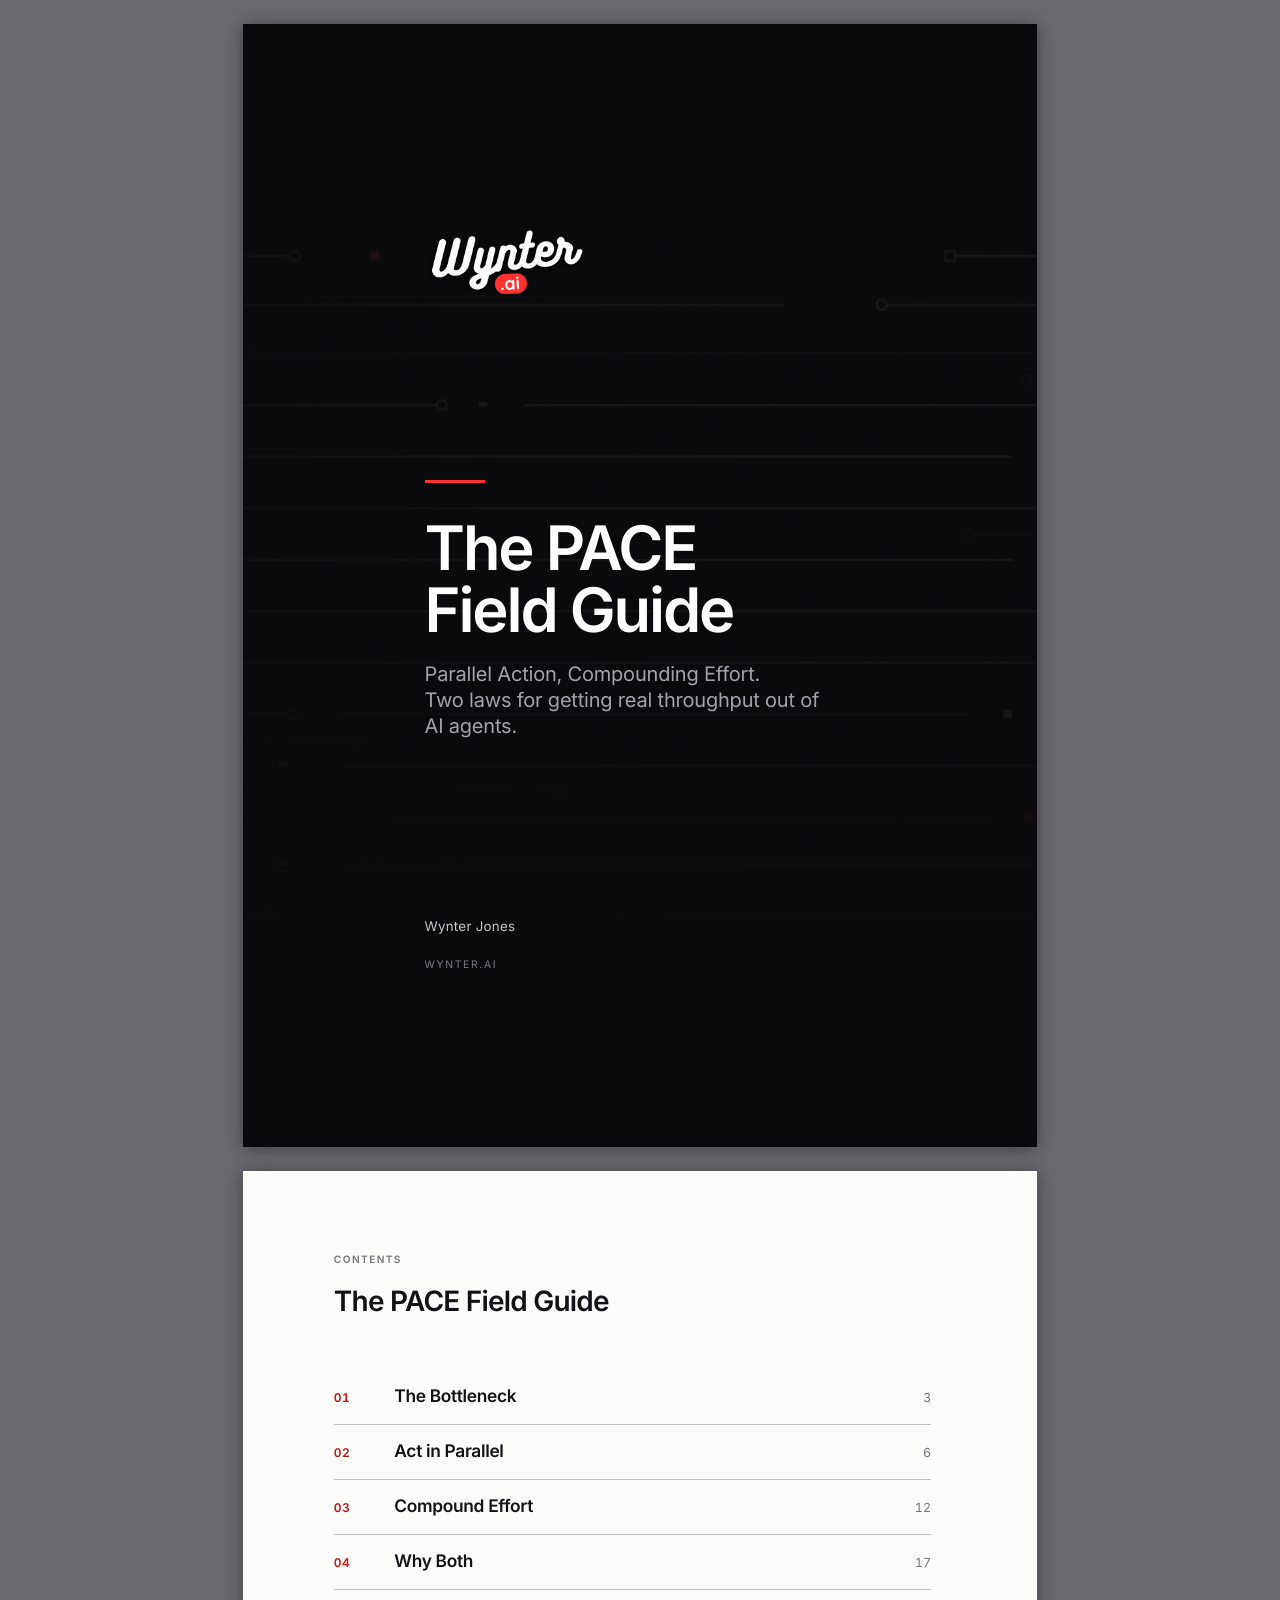
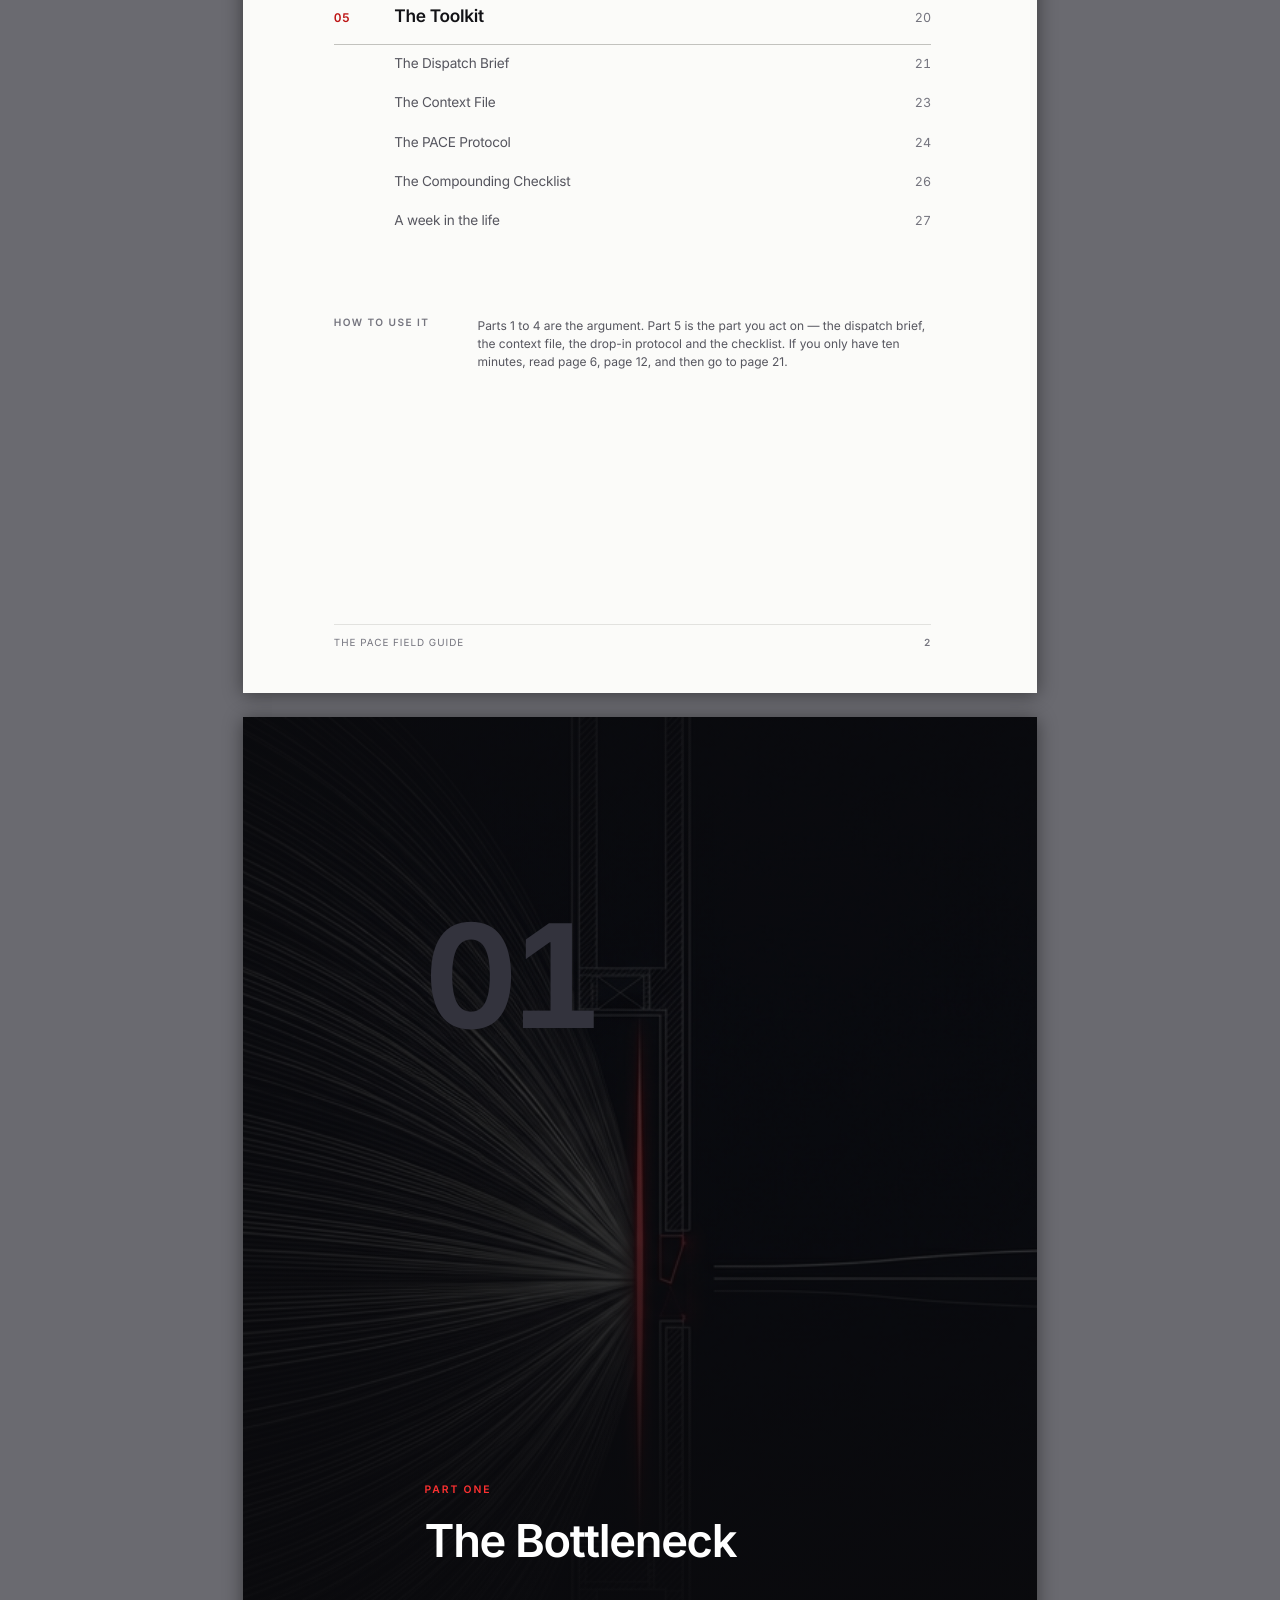
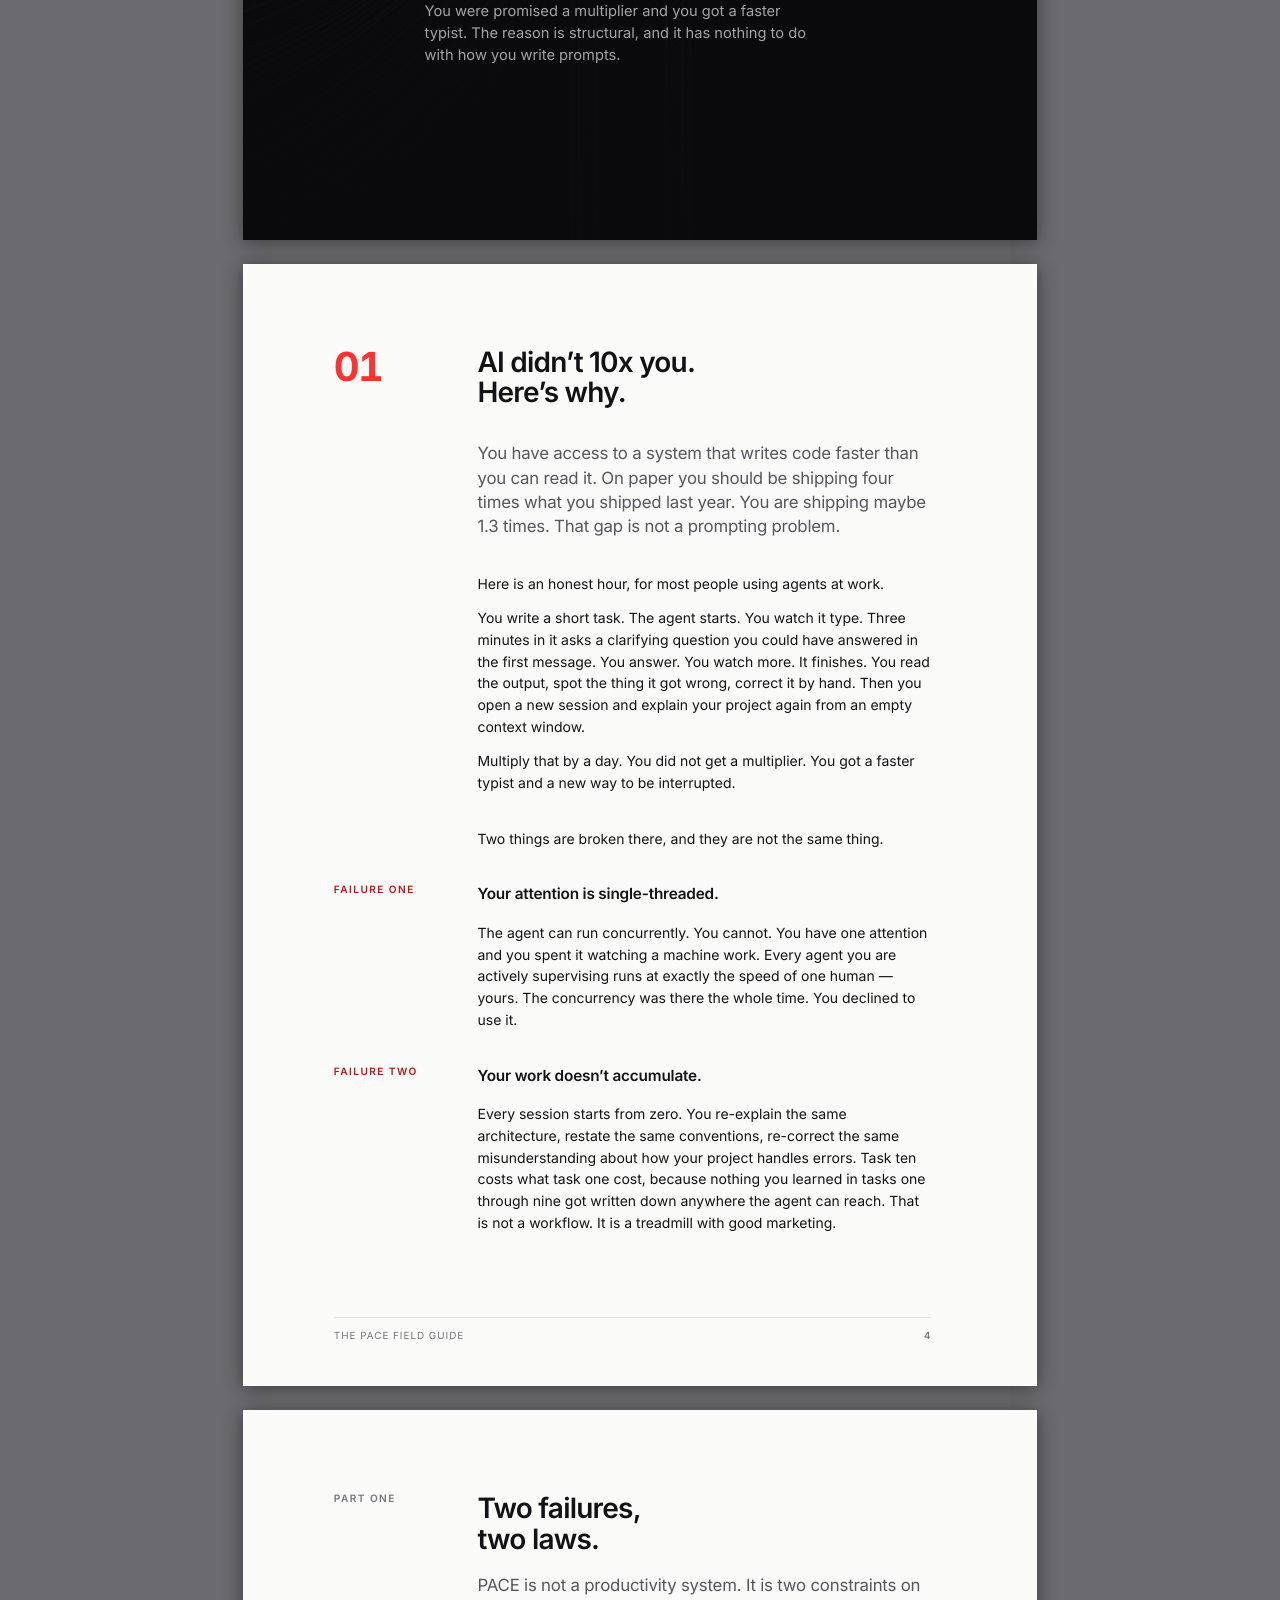
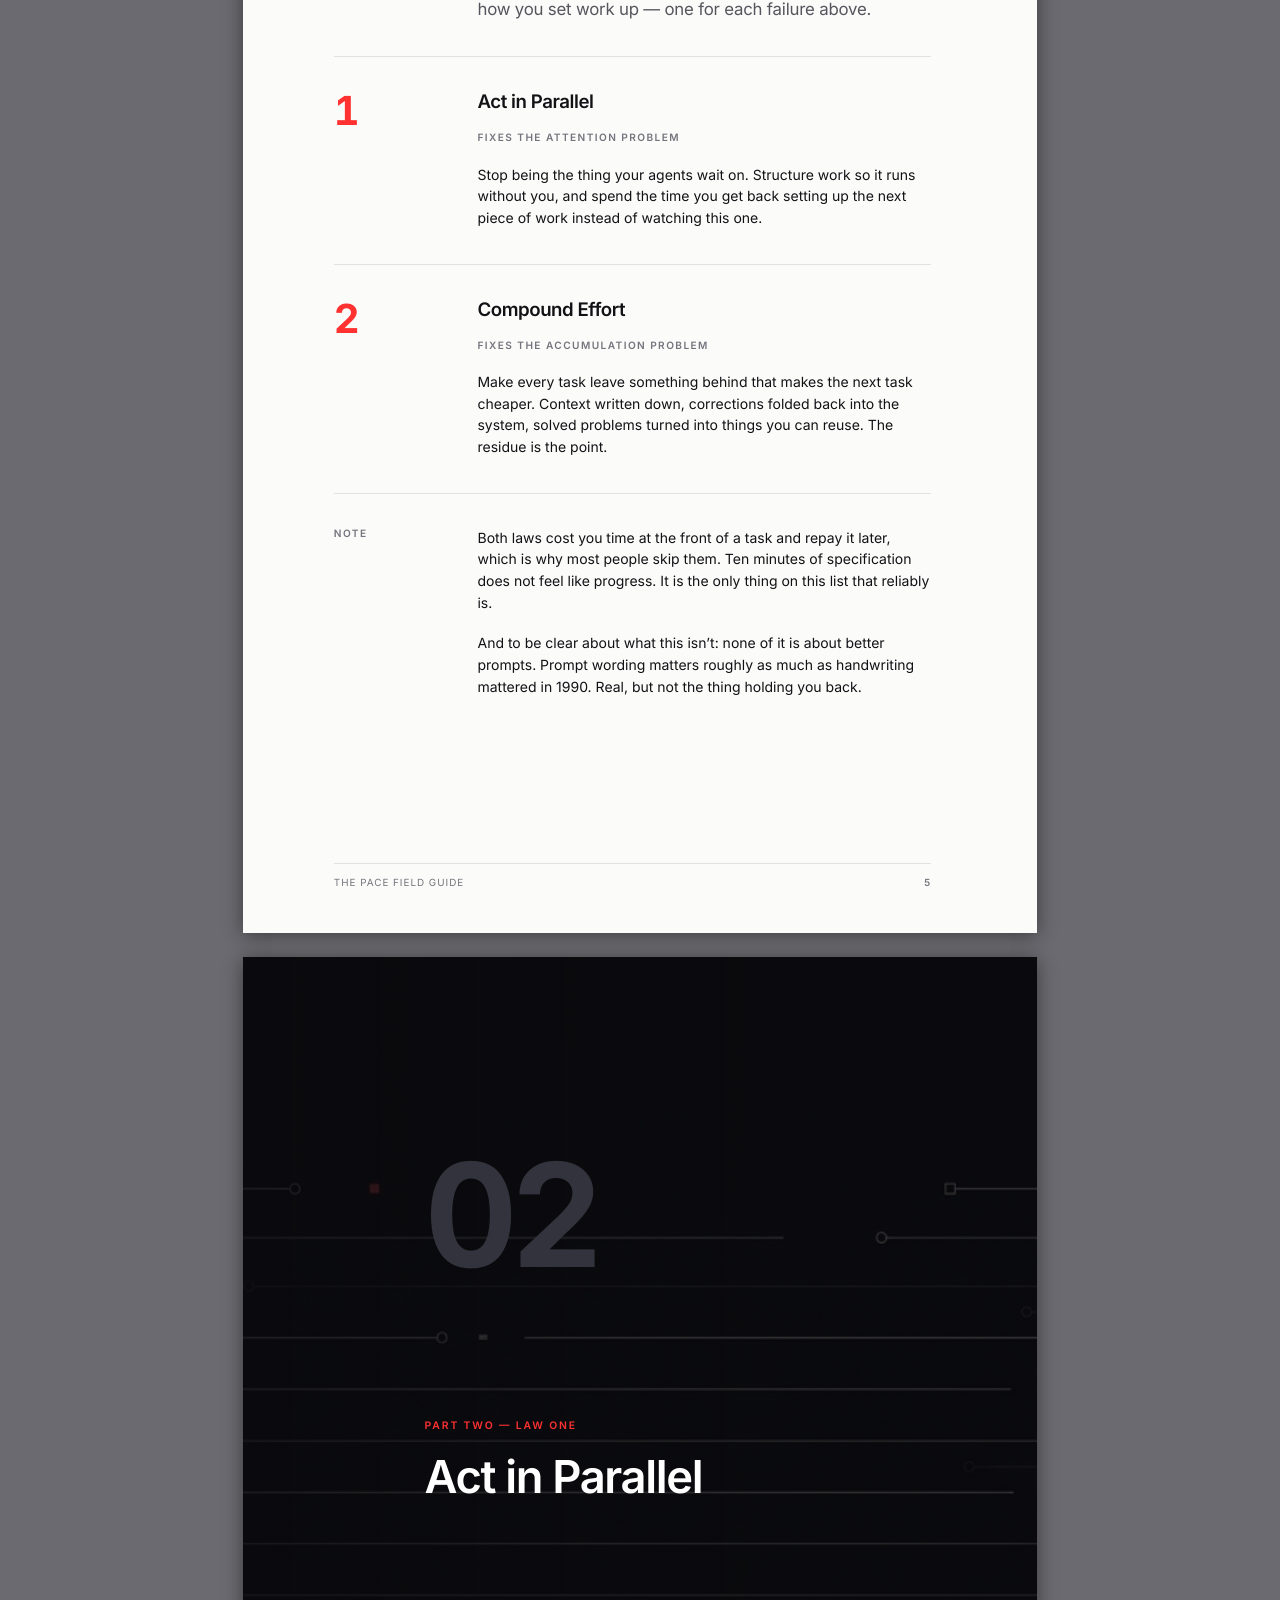
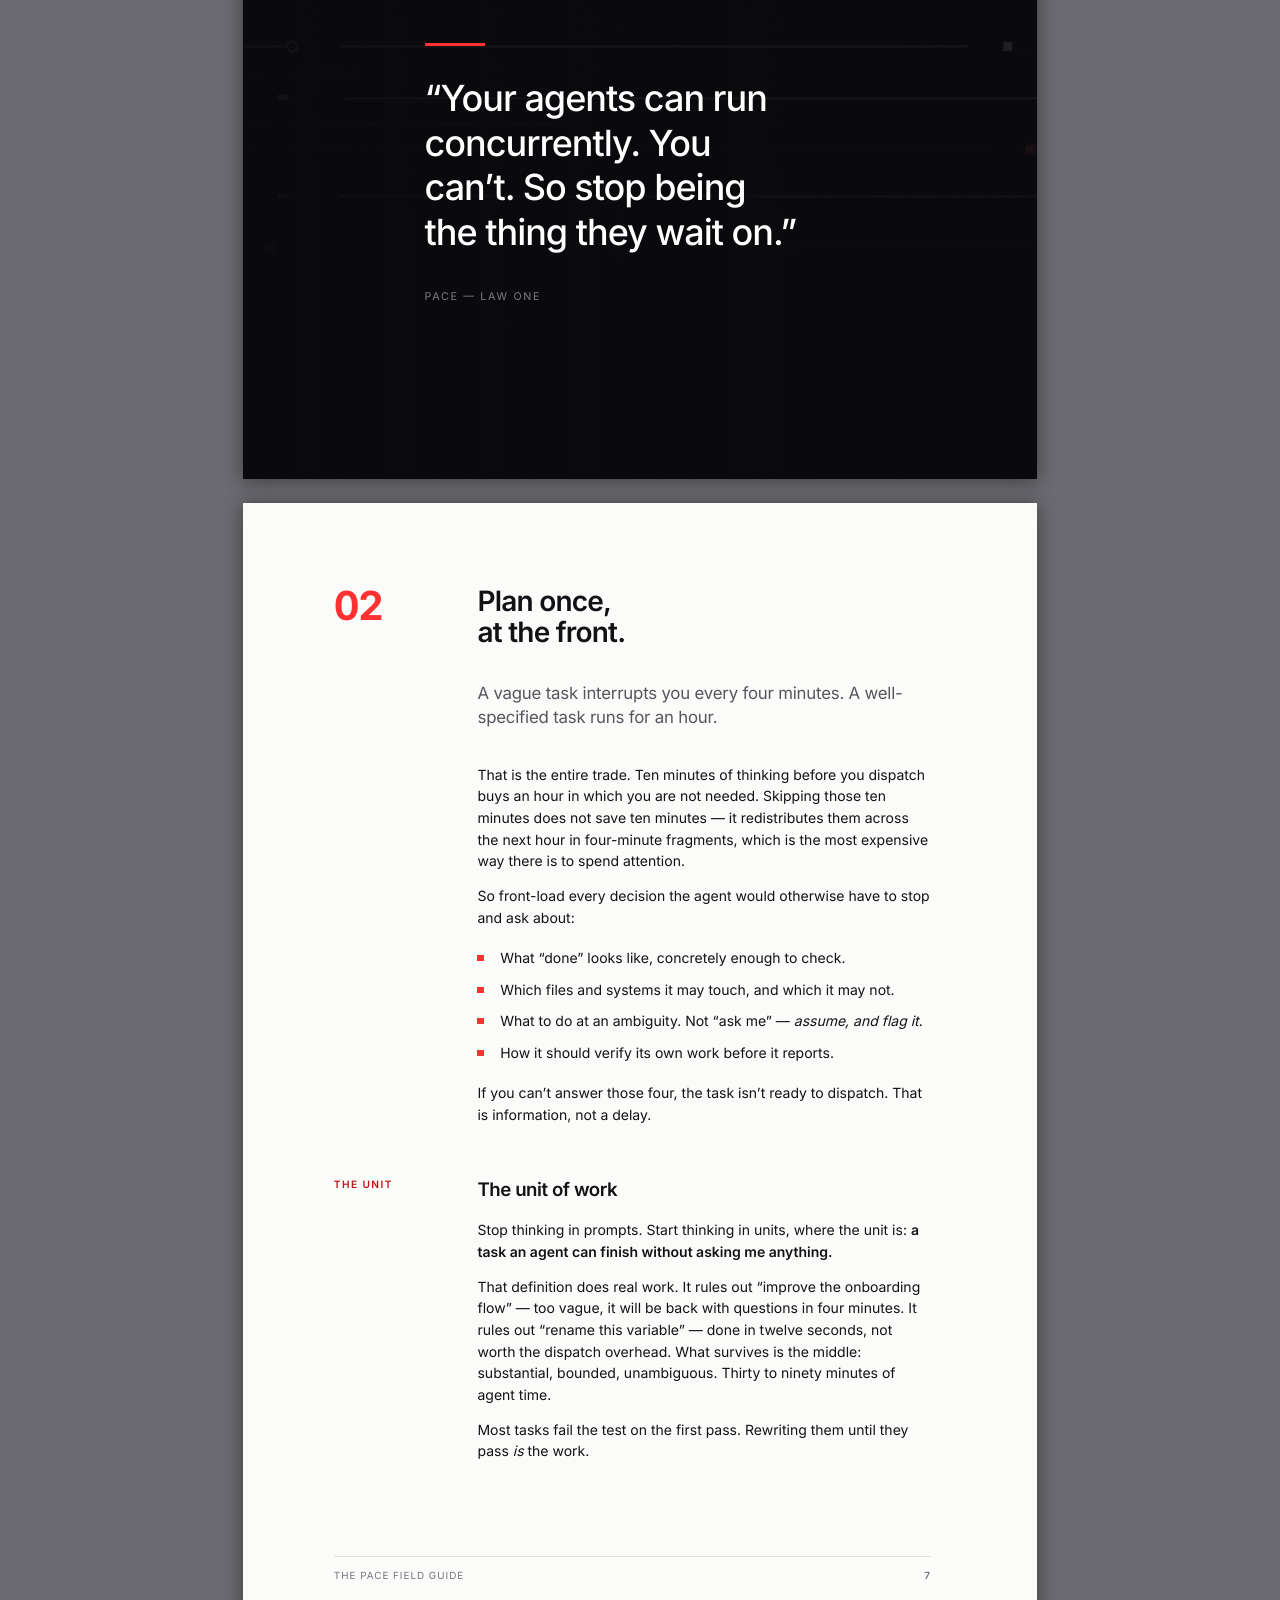
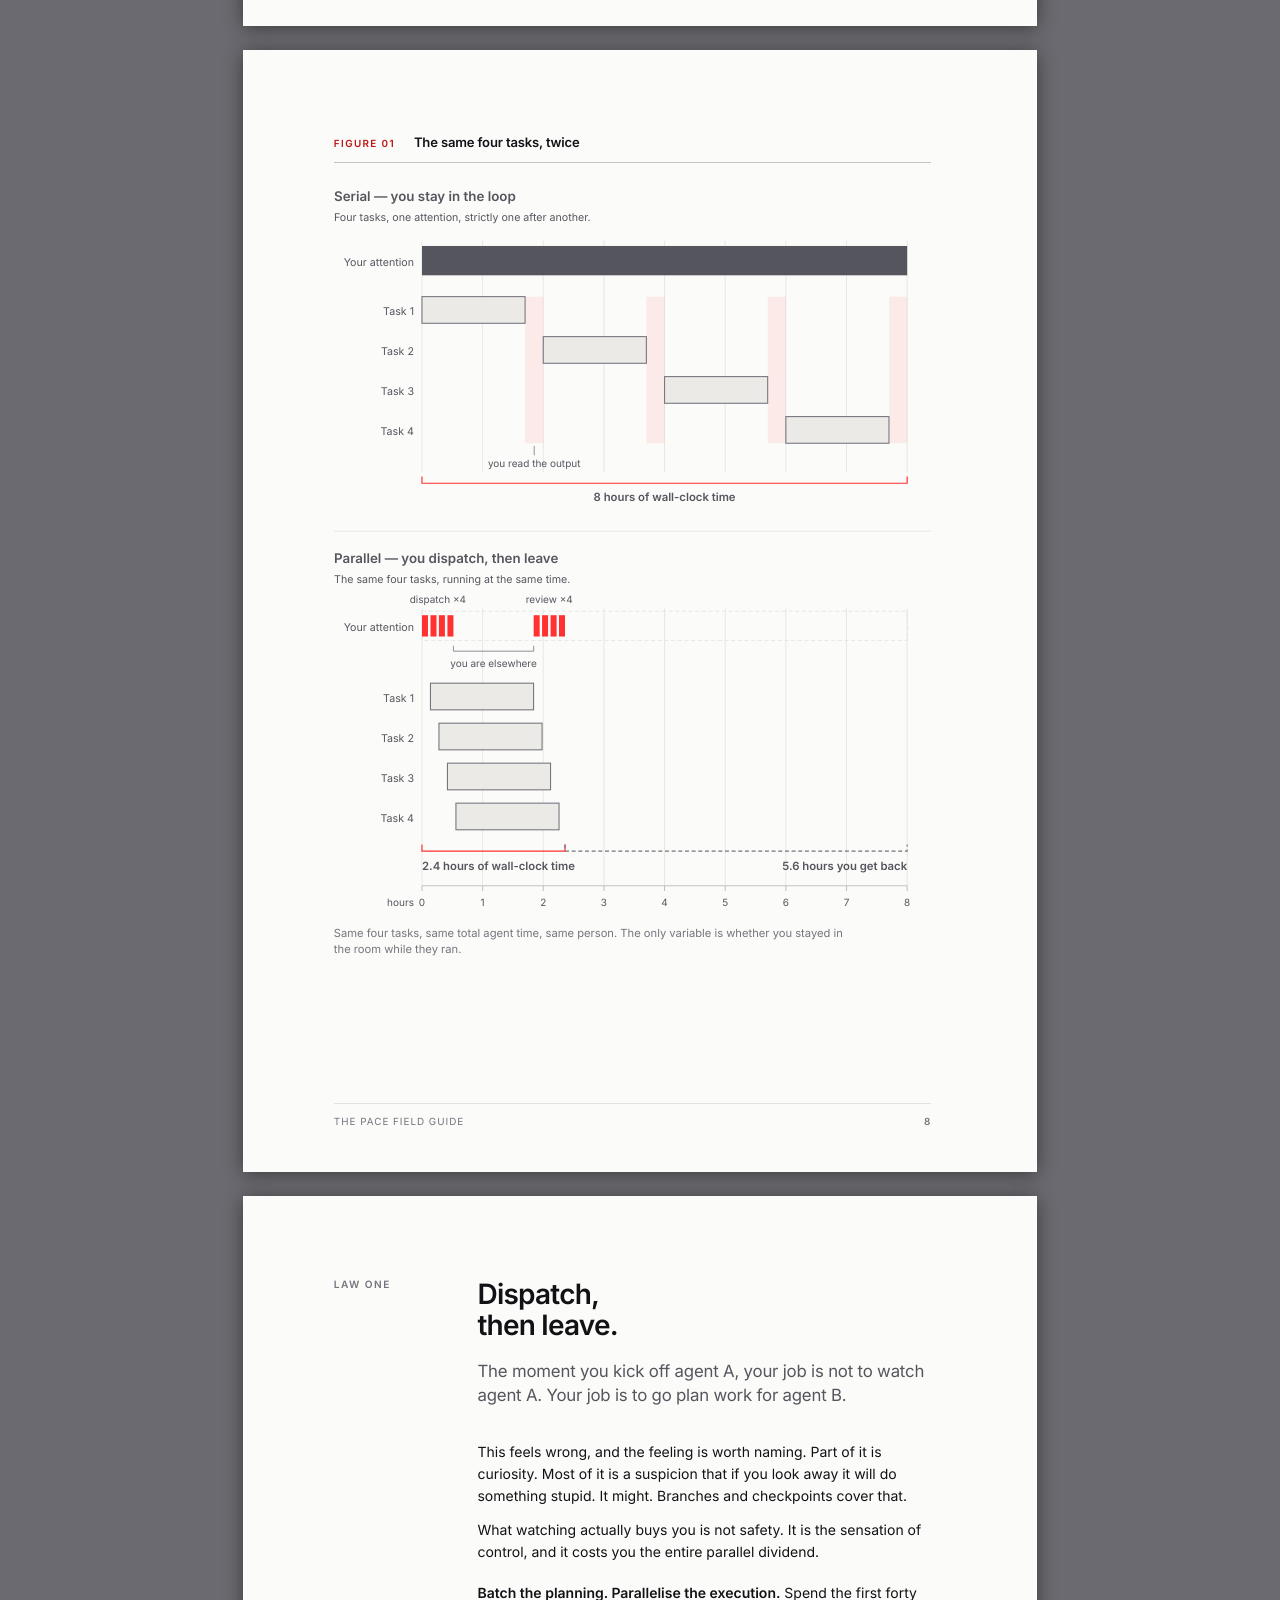
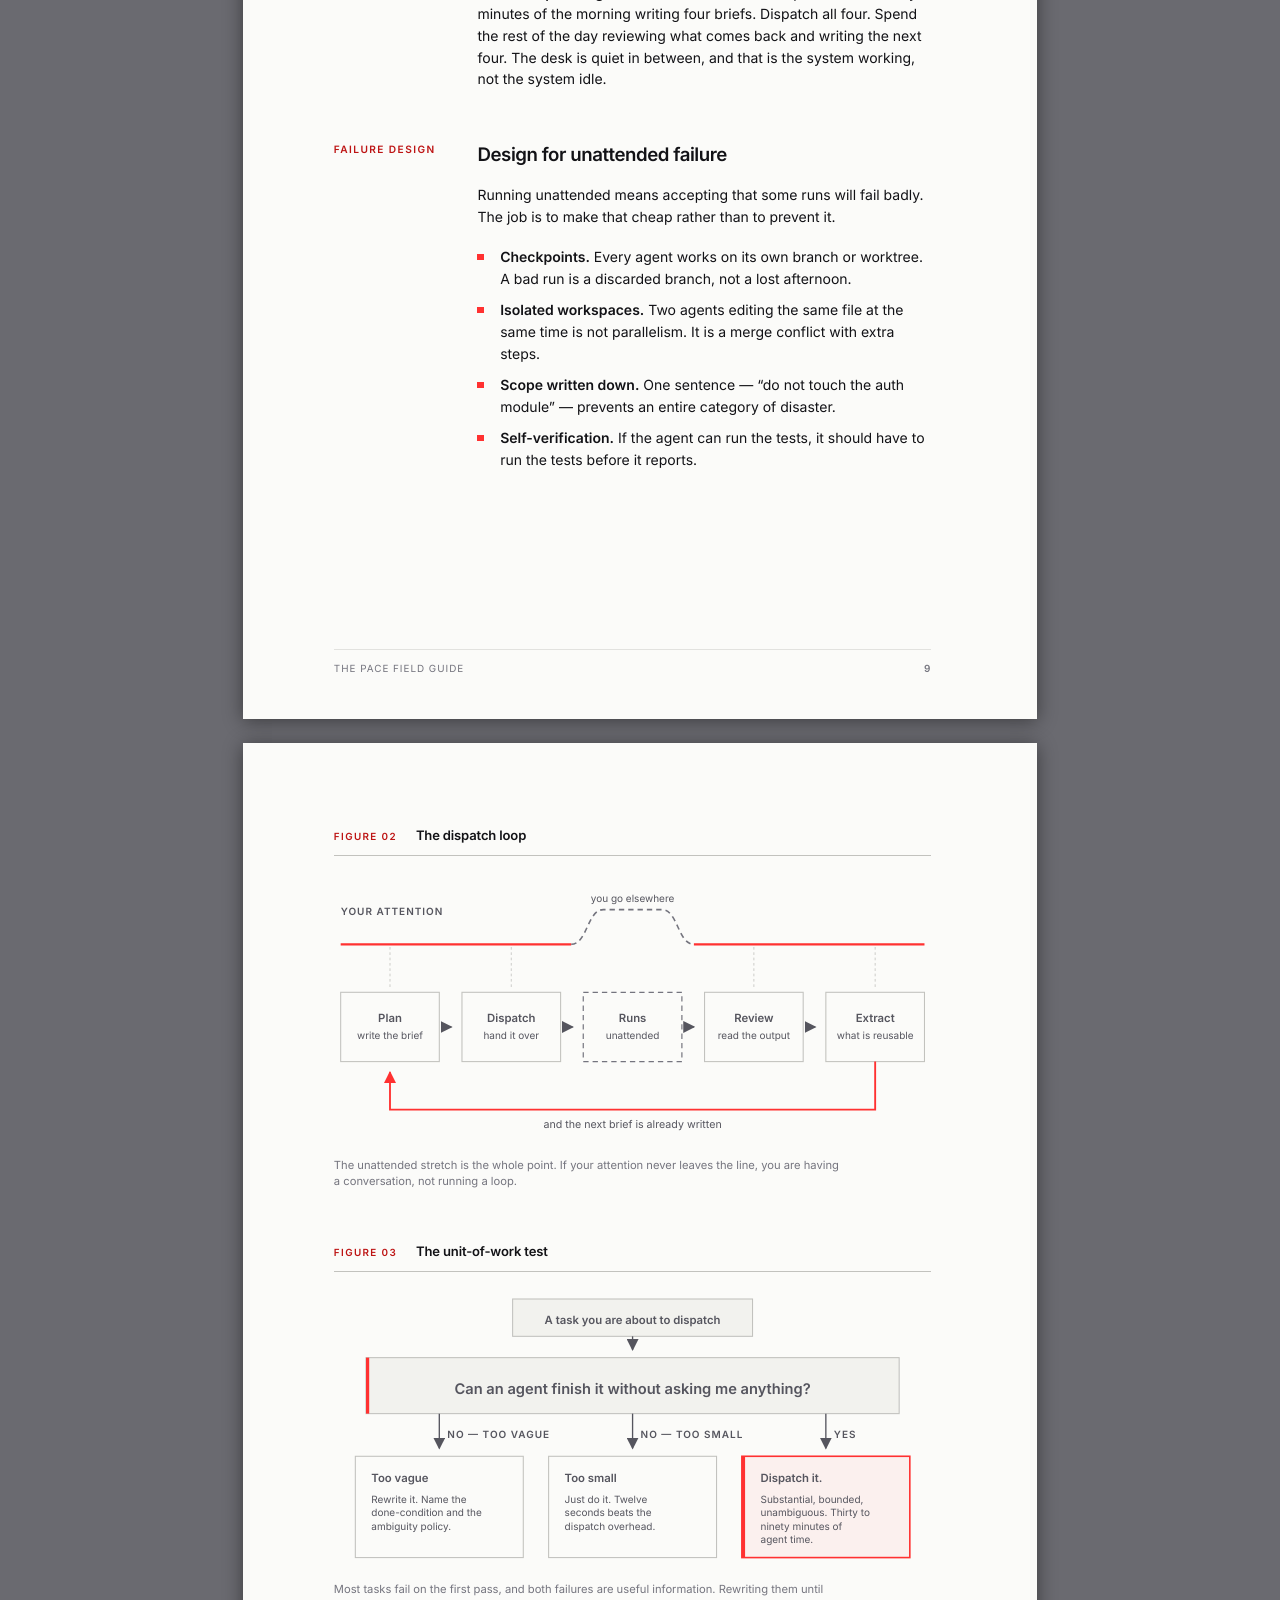
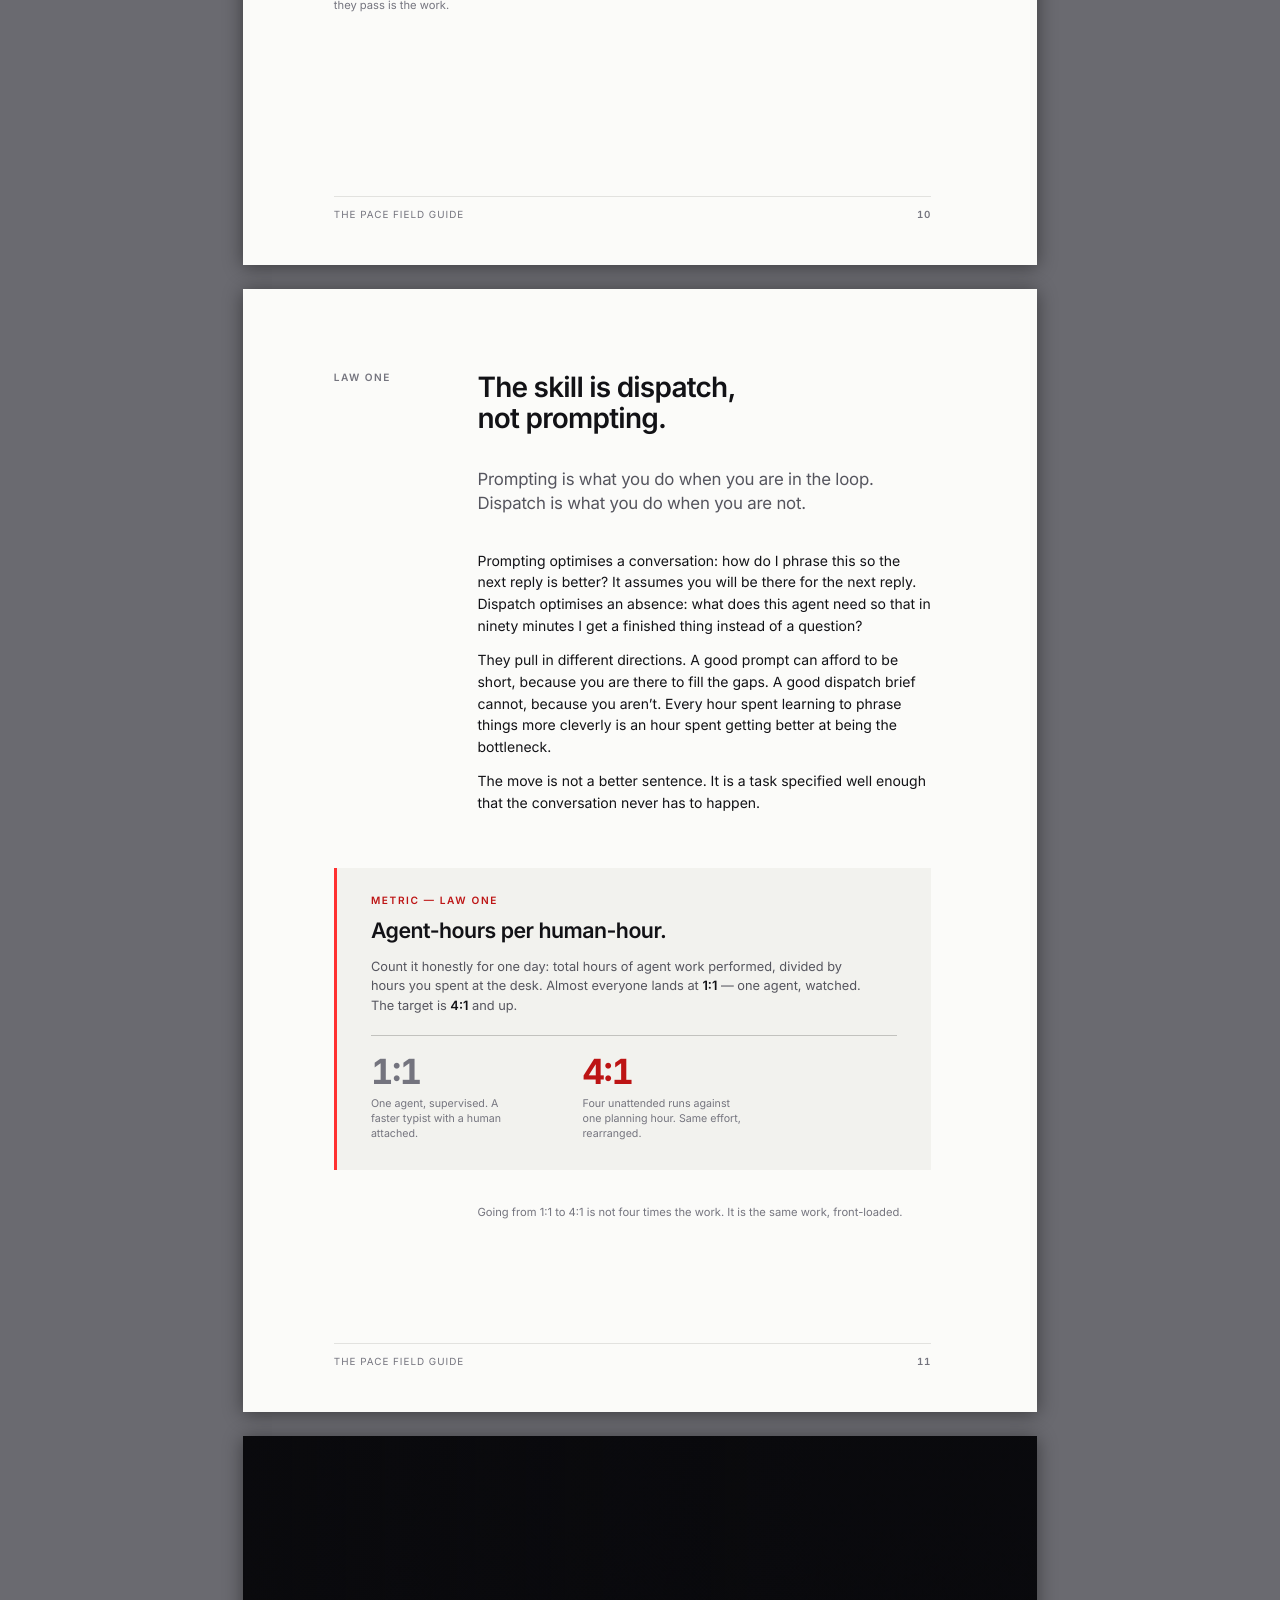
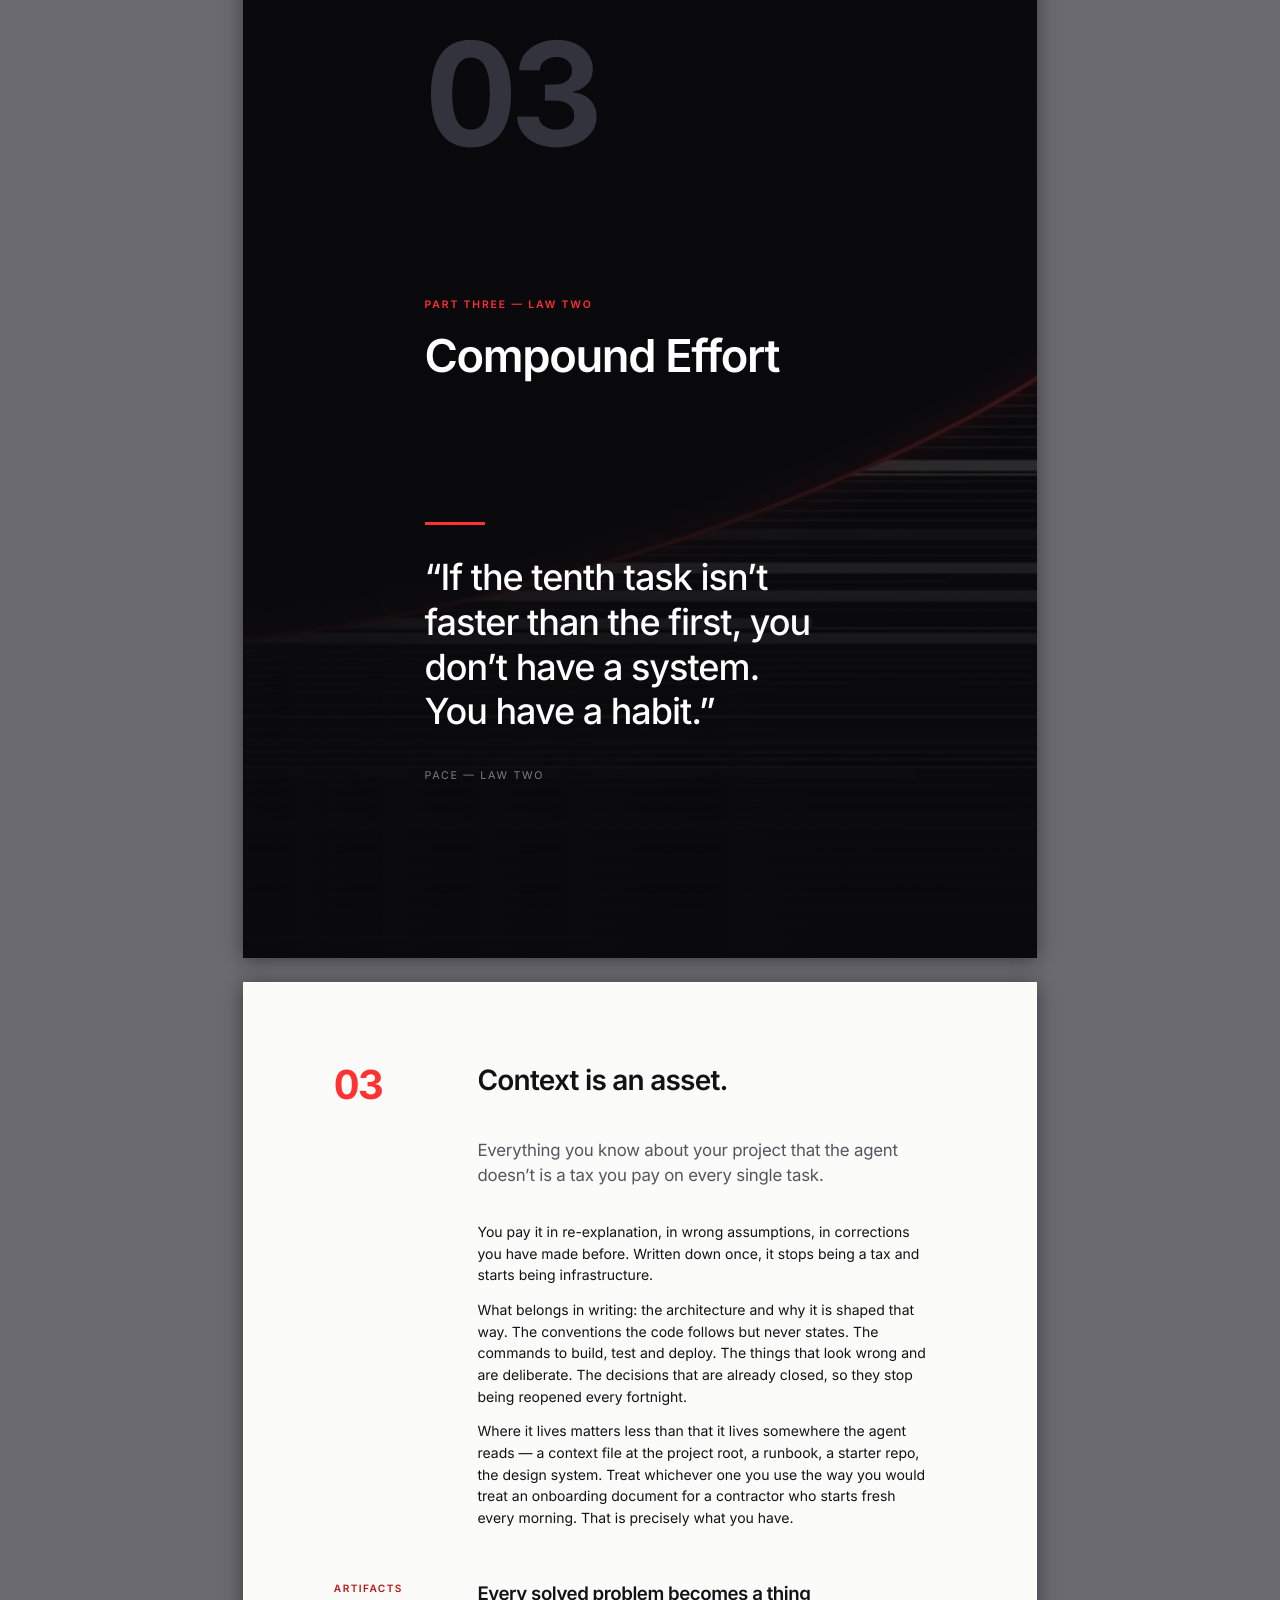
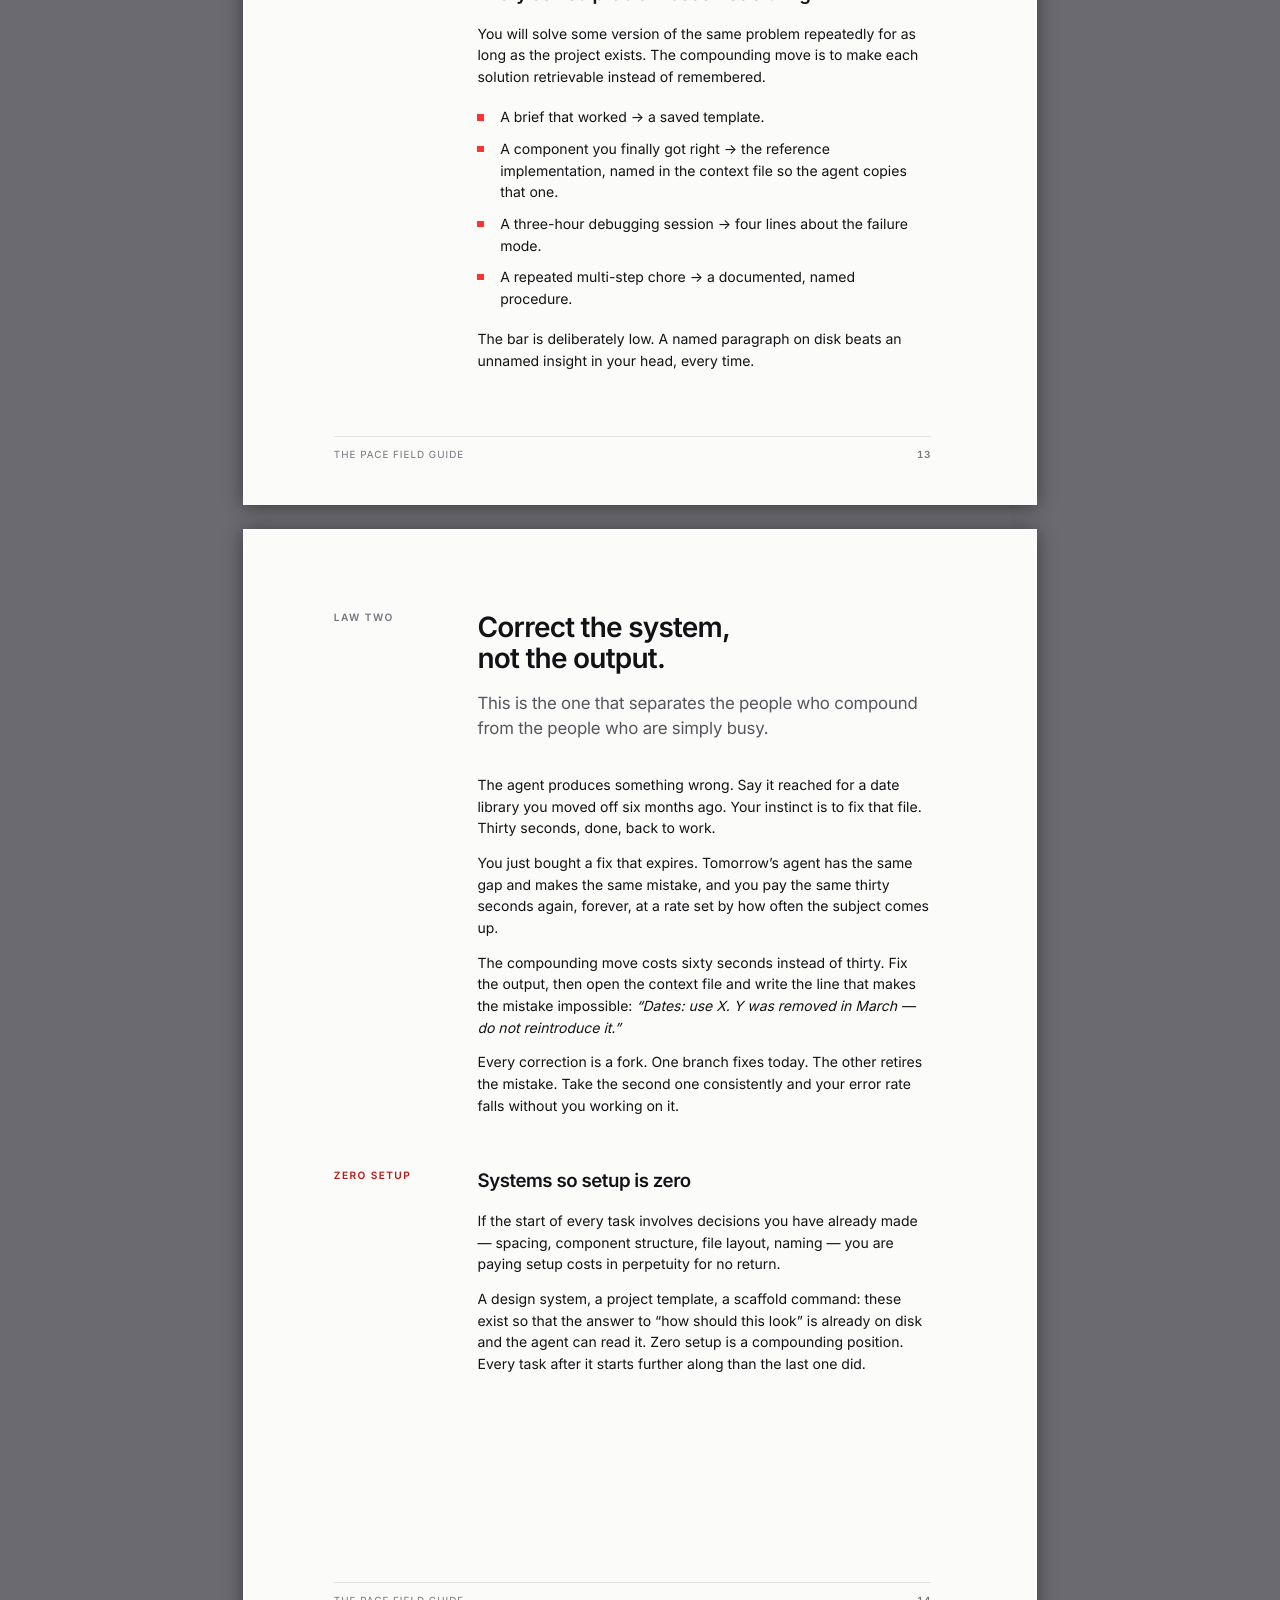
<file: pace/guide/print.html>
<!doctype html>
<html lang="en">
<head>
<meta charset="utf-8">
<title>The PACE Field Guide — Parallel Action, Compounding Effort</title>
<meta name="author" content="Wynter Jones">
<meta name="description" content="The PACE Field Guide: two laws for getting real throughput out of AI agents. Parallel Action, Compounding Effort.">
<meta name="viewport" content="width=device-width, initial-scale=1">
<!-- Build source, not a page. /pace/guide/ is the readable web edition and the
     one that should rank; this file is the same words cut into A4 sheets.
     netlify.toml also sends X-Robots-Tag for this path — the meta is here so the
     rule survives being served from anywhere but Netlify. -->
<meta name="robots" content="noindex, nofollow">
<link rel="canonical" href="https://wynter.ai/pace/guide/">
<link rel="stylesheet" href="print.css">
</head>

<!--
  Source for assets/pace-field-guide.pdf. Rendered by headless Chrome to A4 —
  see build.md for the exact command.

  Pagination is manual: one .sheet is one physical page, and folios are written
  into the flow because Chrome will not run CSS counters in @page margin boxes.
  If you add or remove a page, the folio numbers and the contents page do not
  update themselves. Renumber both, then re-render and look at every page.

  The protocol block on pages 20-21 is canonical and reproduced verbatim. The
  spans inside it are presentational and add no characters — do not reword,
  rewrap or re-order anything between the .proto pre tags.
-->

<body>

<!-- ============================================================== 1 cover -->
<section class="sheet sheet--dark sheet--plate">
  <img class="plate plate--cover" src="../../assets/pace/divider-02-parallel.png" alt="">
  <span class="scrim scrim--cover"></span>
  <div class="cover">
    <img class="cover__logo" src="../../assets/wynterai-logo.png" alt="wynter.ai">

    <div class="spacer"></div>

    <span class="rule--accent" style="display:block"></span>
    <h1 class="cover__title mt-m">The PACE<br>Field Guide</h1>
    <p class="cover__sub mt-s">Parallel Action, Compounding Effort.<br>Two laws for getting real throughput out of AI agents.</p>

    <div class="spacer"></div>

    <p class="cover__by">Wynter Jones</p>
    <p class="cover__meta mt-s">wynter.ai</p>
  </div>
</section>

<!-- =========================================================== 2 contents -->
<section class="sheet">
  <p class="label">Contents</p>
  <h2 class="h-page mt-s">The PACE Field Guide</h2>

  <div class="toc mt-l">
    <div class="toc__row toc__row--part">
      <span class="toc__num">01</span>
      <span class="toc__title">The Bottleneck</span>
      <span class="toc__pg">3</span>
    </div>
    <div class="toc__row toc__row--part">
      <span class="toc__num">02</span>
      <span class="toc__title">Act in Parallel</span>
      <span class="toc__pg">6</span>
    </div>
    <div class="toc__row toc__row--part">
      <span class="toc__num">03</span>
      <span class="toc__title">Compound Effort</span>
      <span class="toc__pg">12</span>
    </div>
    <div class="toc__row toc__row--part">
      <span class="toc__num">04</span>
      <span class="toc__title">Why Both</span>
      <span class="toc__pg">17</span>
    </div>
    <div class="toc__row toc__row--part">
      <span class="toc__num">05</span>
      <span class="toc__title">The Toolkit</span>
      <span class="toc__pg">20</span>
    </div>

    <div class="toc__row toc__row--sub">
      <span></span><span class="toc__title">The Dispatch Brief</span><span class="toc__pg">21</span>
    </div>
    <div class="toc__row toc__row--sub">
      <span></span><span class="toc__title">The Context File</span><span class="toc__pg">23</span>
    </div>
    <div class="toc__row toc__row--sub">
      <span></span><span class="toc__title">The PACE Protocol</span><span class="toc__pg">24</span>
    </div>
    <div class="toc__row toc__row--sub">
      <span></span><span class="toc__title">The Compounding Checklist</span><span class="toc__pg">26</span>
    </div>
    <div class="toc__row toc__row--sub">
      <span></span><span class="toc__title">A week in the life</span><span class="toc__pg">27</span>
    </div>
  </div>

  <div class="grid mt-xl">
    <p class="label rail">How to use it</p>
    <div class="main">
      <p class="small">Parts 1 to 4 are the argument. Part 5 is the part you act on — the
        dispatch brief, the context file, the drop-in protocol and the checklist. If you
        only have ten minutes, read page 6, page 12, and then go to page 21.</p>
    </div>
  </div>

  <div class="folio">
    <span>The PACE Field Guide</span>
    <span class="folio__n">2</span>
  </div>
</section>

<!-- ======================================================== 3 divider 01 -->
<section class="sheet sheet--dark sheet--plate">
  <img class="plate plate--01" src="../../assets/pace/divider-01-bottleneck.png" alt="">
  <span class="scrim"></span>
  <div class="divider">
    <p class="divider__num">01</p>
    <div class="spacer"></div>
    <p class="divider__eyebrow">Part One</p>
    <h2 class="divider__title mt-s">The Bottleneck</h2>
    <p class="divider__note mt-m">You were promised a multiplier and you got a faster typist.
      The reason is structural, and it has nothing to do with how you write prompts.</p>
  </div>
</section>

<!-- ============================================================== 4 P1 a -->
<section class="sheet">
  <div class="grid">
    <p class="rail-num rail">01</p>
    <div class="main">
      <h2 class="h-page">AI didn&rsquo;t 10x you.<br>Here&rsquo;s why.</h2>
    </div>
  </div>

  <div class="grid mt-m">
    <div class="rail"></div>
    <div class="main">
      <p class="lead">You have access to a system that writes code faster than you can read
        it. On paper you should be shipping four times what you shipped last year. You are
        shipping maybe 1.3 times. That gap is not a prompting problem.</p>

      <p class="mt-m">Here is an honest hour, for most people using agents at work.</p>

      <p>You write a short task. The agent starts. You watch it type. Three minutes in it
        asks a clarifying question you could have answered in the first message. You answer.
        You watch more. It finishes. You read the output, spot the thing it got wrong,
        correct it by hand. Then you open a new session and explain your project again from
        an empty context window.</p>

      <p>Multiply that by a day. You did not get a multiplier. You got a faster typist and
        a new way to be interrupted.</p>

      <p class="mt-m">Two things are broken there, and they are not the same thing.</p>
    </div>
  </div>

  <div class="grid mt-m">
    <p class="label rail label--accent">Failure one</p>
    <div class="main">
      <h3 class="h-sub">Your attention is single-threaded.</h3>
      <p class="mt-s">The agent can run concurrently. You cannot. You have one attention and
        you spent it watching a machine work. Every agent you are actively supervising runs
        at exactly the speed of one human — yours. The concurrency was there the whole time.
        You declined to use it.</p>
    </div>
  </div>

  <div class="grid mt-m">
    <p class="label rail label--accent">Failure two</p>
    <div class="main">
      <h3 class="h-sub">Your work doesn&rsquo;t accumulate.</h3>
      <p class="mt-s">Every session starts from zero. You re-explain the same architecture,
        restate the same conventions, re-correct the same misunderstanding about how your
        project handles errors. Task ten costs what task one cost, because nothing you
        learned in tasks one through nine got written down anywhere the agent can reach.
        That is not a workflow. It is a treadmill with good marketing.</p>
    </div>
  </div>

  <div class="folio">
    <span>The PACE Field Guide</span>
    <span class="folio__n">4</span>
  </div>
</section>

<!-- ============================================================== 5 P1 b -->
<section class="sheet">
  <div class="grid">
    <p class="label rail">Part One</p>
    <div class="main">
      <h2 class="h-page">Two failures,<br>two laws.</h2>
      <p class="lead mt-s">PACE is not a productivity system. It is two constraints on how
        you set work up — one for each failure above.</p>
    </div>
  </div>

  <span class="rule mt-m" style="display:block"></span>

  <div class="grid mt-m">
    <p class="rail-num rail">1</p>
    <div class="main">
      <h3 class="h-sect">Act in Parallel</h3>
      <p class="label mt-s">Fixes the attention problem</p>
      <p class="mt-s">Stop being the thing your agents wait on. Structure work so it runs
        without you, and spend the time you get back setting up the next piece of work
        instead of watching this one.</p>
    </div>
  </div>

  <span class="rule mt-m" style="display:block"></span>

  <div class="grid mt-m">
    <p class="rail-num rail">2</p>
    <div class="main">
      <h3 class="h-sect">Compound Effort</h3>
      <p class="label mt-s">Fixes the accumulation problem</p>
      <p class="mt-s">Make every task leave something behind that makes the next task
        cheaper. Context written down, corrections folded back into the system, solved
        problems turned into things you can reuse. The residue is the point.</p>
    </div>
  </div>

  <span class="rule mt-m" style="display:block"></span>

  <div class="grid mt-m">
    <p class="label rail">Note</p>
    <div class="main">
      <p>Both laws cost you time at the front of a task and repay it later, which is why
        most people skip them. Ten minutes of specification does not feel like progress.
        It is the only thing on this list that reliably is.</p>
      <p class="mt-s">And to be clear about what this isn&rsquo;t: none of it is about better
        prompts. Prompt wording matters roughly as much as handwriting mattered in 1990.
        Real, but not the thing holding you back.</p>
    </div>
  </div>

  <div class="folio">
    <span>The PACE Field Guide</span>
    <span class="folio__n">5</span>
  </div>
</section>

<!-- ============================================ 6 divider 02 — law one -->
<section class="sheet sheet--dark sheet--plate">
  <img class="plate plate--02" src="../../assets/pace/divider-02-parallel.png" alt="">
  <span class="scrim"></span>
  <div class="divider">
    <p class="divider__num">02</p>
    <div class="spacer"></div>
    <p class="divider__eyebrow">Part Two &mdash; Law One</p>
    <h2 class="divider__title mt-s">Act in Parallel</h2>
    <div class="spacer"></div>
    <span class="law__mark"></span>
    <p class="law">&ldquo;Your agents can run concurrently. You can&rsquo;t. So stop being
      the thing they wait on.&rdquo;</p>
    <p class="law__attrib mt-m">PACE &mdash; Law One</p>
  </div>
</section>

<!-- ============================================================== 7 P2 a -->
<section class="sheet">
  <div class="grid">
    <p class="rail-num rail">02</p>
    <div class="main">
      <h2 class="h-page">Plan once,<br>at the front.</h2>
    </div>
  </div>

  <div class="grid mt-m">
    <div class="rail"></div>
    <div class="main">
      <p class="lead">A vague task interrupts you every four minutes. A well-specified task
        runs for an hour.</p>

      <p class="mt-m">That is the entire trade. Ten minutes of thinking before you dispatch
        buys an hour in which you are not needed. Skipping those ten minutes does not save
        ten minutes — it redistributes them across the next hour in four-minute fragments,
        which is the most expensive way there is to spend attention.</p>

      <p>So front-load every decision the agent would otherwise have to stop and ask
        about:</p>

      <ul class="list mt-s">
        <li>What &ldquo;done&rdquo; looks like, concretely enough to check.</li>
        <li>Which files and systems it may touch, and which it may not.</li>
        <li>What to do at an ambiguity. Not &ldquo;ask me&rdquo; — <em>assume, and flag it</em>.</li>
        <li>How it should verify its own work before it reports.</li>
      </ul>

      <p class="mt-s">If you can&rsquo;t answer those four, the task isn&rsquo;t ready to
        dispatch. That is information, not a delay.</p>
    </div>
  </div>

  <div class="grid mt-l">
    <p class="label rail label--accent">The unit</p>
    <div class="main">
      <h3 class="h-sect">The unit of work</h3>
      <p class="mt-s">Stop thinking in prompts. Start thinking in units, where the unit is:
        <strong>a task an agent can finish without asking me anything.</strong></p>
      <p>That definition does real work. It rules out &ldquo;improve the onboarding
        flow&rdquo; — too vague, it will be back with questions in four minutes. It rules
        out &ldquo;rename this variable&rdquo; — done in twelve seconds, not worth the
        dispatch overhead. What survives is the middle: substantial, bounded, unambiguous.
        Thirty to ninety minutes of agent time.</p>
      <p>Most tasks fail the test on the first pass. Rewriting them until they pass
        <em>is</em> the work.</p>
    </div>
  </div>

  <div class="folio">
    <span>The PACE Field Guide</span>
    <span class="folio__n">7</span>
  </div>
</section>

<!-- ======================================================== 8 figure 01 -->
<!--
  Figure geometry, once, because it repeats in every figure below: the viewBox
  is authored so one user unit is one point at final size (viewBox width 448
  set into the 158mm block is 447.87pt), which makes font-size="8" mean 8pt on
  paper. Nothing is set below 7.5. Both panels share one time scale — 45.5
  units per hour from x=66 — and the vertical gridlines exist to make that
  legible at a glance.
-->
<section class="sheet">
  <div class="fig">
    <div class="fig__head">
      <span class="fig__n">Figure 01</span>
      <span class="fig__t">The same four tasks, twice</span>
    </div>

    <svg class="fig__svg" viewBox="0 0 448 546" role="img"
         aria-label="Two timelines of the same four tasks. Run serially they take eight hours of wall-clock time and occupy your attention throughout. Run in parallel they take 2.4 hours and occupy your attention only to dispatch and review.">
      <defs>
        <marker id="f1-acc" viewBox="0 0 9 9" refX="8" refY="4.5" markerWidth="9" markerHeight="9"
                markerUnits="userSpaceOnUse" orient="auto"><path d="M0,0 L9,4.5 L0,9 z" class="fs-acc"/></marker>
      </defs>

      <!-- shared hour gridlines, drawn per panel so they never cross a heading -->
      <g class="st-rule" stroke-width="0.6">
        <path d="M66,44V218 M111.5,44V218 M157,44V218 M202.5,44V218 M248,44V218 M293.5,44V218 M339,44V218 M384.5,44V218 M430,44V218"/>
        <path d="M66,320V528 M111.5,320V528 M157,320V528 M202.5,320V528 M248,320V528 M293.5,320V528 M339,320V528 M384.5,320V528 M430,320V528"/>
      </g>

      <!-- ------------------------------------------------ panel A, serial -->
      <text x="0" y="14" font-size="10" class="tw-6 fs-ink">Serial &#8212; you stay in the loop</text>
      <text x="0" y="29" font-size="8" class="fs-mute">Four tasks, one attention, strictly one after another.</text>

      <rect x="66" y="48" width="364" height="22" class="fs-mid"/>
      <text x="60" y="63" font-size="8" text-anchor="end" class="fs-mid">Your attention</text>

      <!-- the four review gaps: attention is spent here too, which is the point -->
      <g class="fs-acc" opacity="0.08">
        <rect x="143.35" y="86" width="13.65" height="110"/>
        <rect x="234.35" y="86" width="13.65" height="110"/>
        <rect x="325.35" y="86" width="13.65" height="110"/>
        <rect x="416.35" y="86" width="13.65" height="110"/>
      </g>

      <g class="fs-bar st-mute" stroke-width="0.8">
        <rect x="66"  y="86"  width="77.35" height="20"/>
        <rect x="157" y="116" width="77.35" height="20"/>
        <rect x="248" y="146" width="77.35" height="20"/>
        <rect x="339" y="176" width="77.35" height="20"/>
      </g>
      <g font-size="8" text-anchor="end" class="fs-mid">
        <text x="60" y="100">Task 1</text>
        <text x="60" y="130">Task 2</text>
        <text x="60" y="160">Task 3</text>
        <text x="60" y="190">Task 4</text>
      </g>

      <path d="M150.2,198V205" class="st-mute" stroke-width="0.6"/>
      <text x="150.2" y="214" font-size="7.5" text-anchor="middle" class="fs-acct">you read the output</text>

      <path d="M66,221V226 H430 V221" class="st-acc fs-none" stroke-width="0.9"/>
      <text x="248" y="239" font-size="8.5" text-anchor="middle" class="tw-6 fs-acct">8 hours of wall-clock time</text>

      <path d="M0,262H448" class="st-rule" stroke-width="0.6"/>

      <!-- ---------------------------------------------- panel B, parallel -->
      <text x="0" y="286" font-size="10" class="tw-6 fs-ink">Parallel &#8212; you dispatch, then leave</text>
      <text x="0" y="301" font-size="8" class="fs-mute">The same four tasks, running at the same time.</text>

      <text x="77.9"  y="316" font-size="7.5" text-anchor="middle" class="fs-acct">dispatch &#215;4</text>
      <text x="161.5" y="316" font-size="7.5" text-anchor="middle" class="fs-acct">review &#215;4</text>

      <rect x="66" y="322" width="364" height="22" class="fs-none st-rule" stroke-width="0.6" stroke-dasharray="3 2"/>
      <text x="60" y="337" font-size="8" text-anchor="end" class="fs-mid">Your attention</text>
      <g class="fs-acc">
        <rect x="66"    y="325" width="4.5" height="16"/>
        <rect x="72.4"  y="325" width="4.5" height="16"/>
        <rect x="78.7"  y="325" width="4.5" height="16"/>
        <rect x="85.1"  y="325" width="4.5" height="16"/>
        <rect x="149.8" y="325" width="4.5" height="16"/>
        <rect x="156.1" y="325" width="4.5" height="16"/>
        <rect x="162.5" y="325" width="4.5" height="16"/>
        <rect x="168.8" y="325" width="4.5" height="16"/>
      </g>

      <path d="M89.6,348V352 H149.8 V348" class="st-mute fs-none" stroke-width="0.6"/>
      <text x="119.7" y="364" font-size="7.5" text-anchor="middle" class="fs-mute">you are elsewhere</text>

      <g class="fs-bar st-mute" stroke-width="0.8">
        <rect x="72.37" y="376" width="77.35" height="20"/>
        <rect x="78.74" y="406" width="77.35" height="20"/>
        <rect x="85.11" y="436" width="77.35" height="20"/>
        <rect x="91.48" y="466" width="77.35" height="20"/>
      </g>
      <g font-size="8" text-anchor="end" class="fs-mid">
        <text x="60" y="390">Task 1</text>
        <text x="60" y="420">Task 2</text>
        <text x="60" y="450">Task 3</text>
        <text x="60" y="480">Task 4</text>
      </g>

      <path d="M66,497V502 H173.3 V497" class="st-acc fs-none" stroke-width="0.9"/>
      <path d="M173.3,497V502 H430 V497" class="st-mute fs-none" stroke-width="0.8" stroke-dasharray="3 2"/>
      <text x="66"  y="516" font-size="8.5" class="tw-6 fs-acct">2.4 hours of wall-clock time</text>
      <text x="430" y="516" font-size="8.5" text-anchor="end" class="tw-6 fs-mid">5.6 hours you get back</text>

      <!-- ------------------------------------------------------ shared axis -->
      <path d="M66,528H430" class="st-rules" stroke-width="0.8"/>
      <g class="st-rules" stroke-width="0.8">
        <path d="M66,528v4 M111.5,528v4 M157,528v4 M202.5,528v4 M248,528v4 M293.5,528v4 M339,528v4 M384.5,528v4 M430,528v4"/>
      </g>
      <g font-size="7.5" text-anchor="middle" class="fs-mute">
        <text x="66" y="543">0</text><text x="111.5" y="543">1</text><text x="157" y="543">2</text>
        <text x="202.5" y="543">3</text><text x="248" y="543">4</text><text x="293.5" y="543">5</text>
        <text x="339" y="543">6</text><text x="384.5" y="543">7</text><text x="430" y="543">8</text>
      </g>
      <text x="60" y="543" font-size="7.5" text-anchor="end" class="fs-mute">hours</text>
    </svg>

    <p class="fig__cap">Same four tasks, same total agent time, same person. The only variable is
      whether you stayed in the room while they ran.</p>
  </div>

  <div class="folio">
    <span>The PACE Field Guide</span>
    <span class="folio__n">8</span>
  </div>
</section>

<!-- ============================================================== 9 P2 b -->
<section class="sheet">
  <div class="grid">
    <p class="label rail">Law One</p>
    <div class="main">
      <h2 class="h-page">Dispatch,<br>then leave.</h2>
      <p class="lead mt-s">The moment you kick off agent A, your job is not to watch agent A.
        Your job is to go plan work for agent B.</p>
    </div>
  </div>

  <div class="grid mt-m">
    <div class="rail"></div>
    <div class="main">
      <p>This feels wrong, and the feeling is worth naming. Part of it is curiosity. Most
        of it is a suspicion that if you look away it will do something stupid. It might.
        Branches and checkpoints cover that.</p>
      <p>What watching actually buys you is not safety. It is the sensation of control, and
        it costs you the entire parallel dividend.</p>
      <p class="mt-s"><strong>Batch the planning. Parallelise the execution.</strong> Spend
        the first forty minutes of the morning writing four briefs. Dispatch all four. Spend
        the rest of the day reviewing what comes back and writing the next four. The desk is
        quiet in between, and that is the system working, not the system idle.</p>
    </div>
  </div>

  <div class="grid mt-l">
    <p class="label rail label--accent">Failure design</p>
    <div class="main">
      <h3 class="h-sect">Design for unattended failure</h3>
      <p class="mt-s">Running unattended means accepting that some runs will fail badly. The
        job is to make that cheap rather than to prevent it.</p>
      <ul class="list mt-s">
        <li><strong>Checkpoints.</strong> Every agent works on its own branch or worktree. A
          bad run is a discarded branch, not a lost afternoon.</li>
        <li><strong>Isolated workspaces.</strong> Two agents editing the same file at the
          same time is not parallelism. It is a merge conflict with extra steps.</li>
        <li><strong>Scope written down.</strong> One sentence — &ldquo;do not touch the auth
          module&rdquo; — prevents an entire category of disaster.</li>
        <li><strong>Self-verification.</strong> If the agent can run the tests, it should
          have to run the tests before it reports.</li>
      </ul>
    </div>
  </div>

  <div class="folio">
    <span>The PACE Field Guide</span>
    <span class="folio__n">9</span>
  </div>
</section>

<!-- =================================================== 10 figures 02, 03 -->
<section class="sheet">
  <div class="fig">
    <div class="fig__head">
      <span class="fig__n">Figure 02</span>
      <span class="fig__t">The dispatch loop</span>
    </div>

    <svg class="fig__svg" viewBox="0 0 448 200" role="img"
         aria-label="A five-step loop: plan, dispatch, the agent runs unattended, review, extract. Your attention follows the first two steps, leaves during the unattended run, and returns at review.">
      <defs>
        <marker id="f2-acc" viewBox="0 0 9 9" refX="8" refY="4.5" markerWidth="9" markerHeight="9"
                markerUnits="userSpaceOnUse" orient="auto"><path d="M0,0 L9,4.5 L0,9 z" class="fs-acc"/></marker>
        <marker id="f2-mid" viewBox="0 0 9 9" refX="8" refY="4.5" markerWidth="9" markerHeight="9"
                markerUnits="userSpaceOnUse" orient="auto"><path d="M0,0 L9,4.5 L0,9 z" class="fs-mid"/></marker>
      </defs>

      <!-- your attention: present, then away, then back -->
      <text x="5" y="30" font-size="7.5" class="t-lab fs-mute">Your attention</text>
      <path d="M5,52H178" class="st-acc" stroke-width="1.6"/>
      <path d="M178,52 C190,52 190,26 202,26 H246 C258,26 258,52 270,52"
            class="st-mute fs-none" stroke-width="1.2" stroke-dasharray="4 3"/>
      <path d="M270,52H443" class="st-acc" stroke-width="1.6"/>
      <text x="224" y="20" font-size="7.5" text-anchor="middle" class="fs-mute">you go elsewhere</text>
      <g class="st-rules" stroke-width="0.6" stroke-dasharray="2 2">
        <path d="M42,54V86 M133,54V86 M315,54V86 M406,54V86"/>
      </g>

      <!-- the five steps -->
      <g class="fs-none st-rules" stroke-width="0.8">
        <rect x="5"   y="88" width="74" height="52"/>
        <rect x="96"  y="88" width="74" height="52"/>
        <rect x="278" y="88" width="74" height="52"/>
        <rect x="369" y="88" width="74" height="52"/>
      </g>
      <rect x="187" y="88" width="74" height="52" class="fs-none st-mute" stroke-width="0.9" stroke-dasharray="4 3"/>

      <g text-anchor="middle">
        <text x="42"  y="110" font-size="8.5" class="tw-6 fs-ink">Plan</text>
        <text x="42"  y="123" font-size="7.5" class="fs-mute">write the brief</text>
        <text x="133" y="110" font-size="8.5" class="tw-6 fs-ink">Dispatch</text>
        <text x="133" y="123" font-size="7.5" class="fs-mute">hand it over</text>
        <text x="224" y="110" font-size="8.5" class="tw-6 fs-acct">Runs</text>
        <text x="224" y="123" font-size="7.5" class="fs-mute">unattended</text>
        <text x="315" y="110" font-size="8.5" class="tw-6 fs-ink">Review</text>
        <text x="315" y="123" font-size="7.5" class="fs-mute">read the output</text>
        <text x="406" y="110" font-size="8.5" class="tw-6 fs-ink">Extract</text>
        <text x="406" y="123" font-size="7.5" class="fs-mute">what is reusable</text>
      </g>

      <g class="st-mid" stroke-width="1" marker-end="url(#f2-mid)">
        <path d="M81,114H88"/>
        <path d="M172,114H179"/>
        <path d="M263,114H270"/>
        <path d="M354,114H361"/>
      </g>

      <!-- and round again -->
      <path d="M406,140 V176 H42 V148" class="st-acc fs-none" stroke-width="1.4" marker-end="url(#f2-acc)"/>
      <text x="224" y="190" font-size="8" text-anchor="middle" class="fs-mid">and the next brief is already written</text>
    </svg>

    <p class="fig__cap">The unattended stretch is the whole point. If your attention never leaves the
      line, you are having a conversation, not running a loop.</p>
  </div>

  <div class="fig mt-l">
    <div class="fig__head">
      <span class="fig__n">Figure 03</span>
      <span class="fig__t">The unit-of-work test</span>
    </div>

    <svg class="fig__svg" viewBox="0 0 448 206" role="img"
         aria-label="A decision test. Can an agent finish this task without asking you anything? If it is too vague, specify it. If it is too small, just do it. If yes, dispatch it.">
      <defs>
        <marker id="f3-mid" viewBox="0 0 9 9" refX="8" refY="4.5" markerWidth="9" markerHeight="9"
                markerUnits="userSpaceOnUse" orient="auto"><path d="M0,0 L9,4.5 L0,9 z" class="fs-mid"/></marker>
      </defs>

      <rect x="134" y="6" width="180" height="28" class="fs-tint st-rules" stroke-width="0.8"/>
      <text x="224" y="25" font-size="8.5" text-anchor="middle" class="tw-6 fs-ink">A task you are about to dispatch</text>
      <path d="M224,34V44" class="st-mid" stroke-width="1" marker-end="url(#f3-mid)"/>

      <rect x="24" y="50" width="400" height="42" class="fs-tint st-rules" stroke-width="0.8"/>
      <rect x="24" y="50" width="2.4" height="42" class="fs-acc"/>
      <text x="224" y="77" font-size="11" text-anchor="middle" class="tw-6 fs-ink">Can an agent finish it without asking me anything?</text>

      <g class="st-mid" stroke-width="1" marker-end="url(#f3-mid)">
        <path d="M79,92V118"/>
        <path d="M224,92V118"/>
        <path d="M369,92V118"/>
      </g>
      <text x="85"  y="110" font-size="7.5" class="t-lab fs-mute">No &#8212; too vague</text>
      <text x="230" y="110" font-size="7.5" class="t-lab fs-mute">No &#8212; too small</text>
      <text x="375" y="110" font-size="7.5" class="t-lab fs-acct">Yes</text>

      <rect x="16"  y="124" width="126" height="76" class="fs-none st-rules" stroke-width="0.8"/>
      <rect x="161" y="124" width="126" height="76" class="fs-none st-rules" stroke-width="0.8"/>
      <rect x="306" y="124" width="126" height="76" class="fs-acc" opacity="0.05"/>
      <rect x="306" y="124" width="126" height="76" class="fs-none st-acc" stroke-width="1.2"/>
      <rect x="306" y="124" width="2.4" height="76" class="fs-acc"/>

      <text x="28"  y="143" font-size="8.5" class="tw-6 fs-ink">Too vague</text>
      <g font-size="7.5" class="fs-mid">
        <text x="28" y="159">Rewrite it. Name the</text>
        <text x="28" y="169">done-condition and the</text>
        <text x="28" y="179">ambiguity policy.</text>
      </g>

      <text x="173" y="143" font-size="8.5" class="tw-6 fs-ink">Too small</text>
      <g font-size="7.5" class="fs-mid">
        <text x="173" y="159">Just do it. Twelve</text>
        <text x="173" y="169">seconds beats the</text>
        <text x="173" y="179">dispatch overhead.</text>
      </g>

      <text x="320" y="143" font-size="8.5" class="tw-6 fs-acct">Dispatch it.</text>
      <g font-size="7.5" class="fs-mid">
        <text x="320" y="159">Substantial, bounded,</text>
        <text x="320" y="169">unambiguous. Thirty to</text>
        <text x="320" y="179">ninety minutes of</text>
        <text x="320" y="189">agent time.</text>
      </g>
    </svg>

    <p class="fig__cap">Most tasks fail on the first pass, and both failures are useful information.
      Rewriting them until they pass is the work.</p>
  </div>

  <div class="folio">
    <span>The PACE Field Guide</span>
    <span class="folio__n">10</span>
  </div>
</section>

<!-- ============================================================= 11 P2 c -->
<section class="sheet">
  <div class="grid">
    <p class="label rail">Law One</p>
    <div class="main">
      <h2 class="h-page">The skill is dispatch,<br>not prompting.</h2>
    </div>
  </div>

  <div class="grid mt-m">
    <div class="rail"></div>
    <div class="main">
      <p class="lead">Prompting is what you do when you are in the loop. Dispatch is what you
        do when you are not.</p>

      <p class="mt-m">Prompting optimises a conversation: how do I phrase this so the next
        reply is better? It assumes you will be there for the next reply. Dispatch optimises
        an absence: what does this agent need so that in ninety minutes I get a finished
        thing instead of a question?</p>

      <p>They pull in different directions. A good prompt can afford to be short, because
        you are there to fill the gaps. A good dispatch brief cannot, because you
        aren&rsquo;t. Every hour spent learning to phrase things more cleverly is an hour
        spent getting better at being the bottleneck.</p>

      <p>The move is not a better sentence. It is a task specified well enough that the
        conversation never has to happen.</p>
    </div>
  </div>

  <div class="callout mt-l">
    <p class="callout__label">Metric &mdash; Law One</p>
    <p class="callout__q">Agent-hours per human-hour.</p>
    <p class="callout__body">Count it honestly for one day: total hours of agent work
      performed, divided by hours you spent at the desk. Almost everyone lands at
      <strong>1:1</strong> — one agent, watched. The target is <strong>4:1</strong> and up.</p>
    <div class="figures">
      <div>
        <p class="figure__n figure__n--muted">1:1</p>
        <p class="figure__cap">One agent, supervised. A faster typist with a human attached.</p>
      </div>
      <div>
        <p class="figure__n figure__n--accent">4:1</p>
        <p class="figure__cap">Four unattended runs against one planning hour. Same effort, rearranged.</p>
      </div>
    </div>
  </div>

  <div class="grid mt-m">
    <div class="rail"></div>
    <div class="main">
      <p class="caption">Going from 1:1 to 4:1 is not four times the work. It is the same
        work, front-loaded.</p>
    </div>
  </div>

  <div class="folio">
    <span>The PACE Field Guide</span>
    <span class="folio__n">11</span>
  </div>
</section>

<!-- =========================================== 12 divider 03 — law two -->
<section class="sheet sheet--dark sheet--plate">
  <img class="plate plate--03" src="../../assets/pace/divider-03-compound.png" alt="">
  <span class="scrim"></span>
  <div class="divider">
    <p class="divider__num">03</p>
    <div class="spacer"></div>
    <p class="divider__eyebrow">Part Three &mdash; Law Two</p>
    <h2 class="divider__title mt-s">Compound Effort</h2>
    <div class="spacer"></div>
    <span class="law__mark"></span>
    <p class="law">&ldquo;If the tenth task isn&rsquo;t faster than the first, you
      don&rsquo;t have a system. You have a habit.&rdquo;</p>
    <p class="law__attrib mt-m">PACE &mdash; Law Two</p>
  </div>
</section>

<!-- ============================================================= 13 P3 a -->
<section class="sheet">
  <div class="grid">
    <p class="rail-num rail">03</p>
    <div class="main">
      <h2 class="h-page">Context is an asset.</h2>
    </div>
  </div>

  <div class="grid mt-m">
    <div class="rail"></div>
    <div class="main">
      <p class="lead">Everything you know about your project that the agent doesn&rsquo;t is
        a tax you pay on every single task.</p>

      <p class="mt-m">You pay it in re-explanation, in wrong assumptions, in corrections you
        have made before. Written down once, it stops being a tax and starts being
        infrastructure.</p>

      <p>What belongs in writing: the architecture and why it is shaped that way. The
        conventions the code follows but never states. The commands to build, test and
        deploy. The things that look wrong and are deliberate. The decisions that are
        already closed, so they stop being reopened every fortnight.</p>

      <p>Where it lives matters less than that it lives somewhere the agent reads — a
        context file at the project root, a runbook, a starter repo, the design system.
        Treat whichever one you use the way you would treat an onboarding document for a
        contractor who starts fresh every morning. That is precisely what you have.</p>
    </div>
  </div>

  <div class="grid mt-l">
    <p class="label rail label--accent">Artifacts</p>
    <div class="main">
      <h3 class="h-sect">Every solved problem becomes a thing</h3>
      <p class="mt-s">You will solve some version of the same problem repeatedly for as long
        as the project exists. The compounding move is to make each solution retrievable
        instead of remembered.</p>
      <ul class="list mt-s">
        <li>A brief that worked → a saved template.</li>
        <li>A component you finally got right → the reference implementation, named in the
          context file so the agent copies that one.</li>
        <li>A three-hour debugging session → four lines about the failure mode.</li>
        <li>A repeated multi-step chore → a documented, named procedure.</li>
      </ul>
      <p class="mt-s">The bar is deliberately low. A named paragraph on disk beats an
        unnamed insight in your head, every time.</p>
    </div>
  </div>

  <div class="folio">
    <span>The PACE Field Guide</span>
    <span class="folio__n">13</span>
  </div>
</section>

<!-- ============================================================= 14 P3 b -->
<section class="sheet">
  <div class="grid">
    <p class="label rail">Law Two</p>
    <div class="main">
      <h2 class="h-page">Correct the system,<br>not the output.</h2>
      <p class="lead mt-s">This is the one that separates the people who compound from the
        people who are simply busy.</p>
    </div>
  </div>

  <div class="grid mt-m">
    <div class="rail"></div>
    <div class="main">
      <p>The agent produces something wrong. Say it reached for a date library you moved off
        six months ago. Your instinct is to fix that file. Thirty seconds, done, back to
        work.</p>

      <p>You just bought a fix that expires. Tomorrow&rsquo;s agent has the same gap and
        makes the same mistake, and you pay the same thirty seconds again, forever, at a
        rate set by how often the subject comes up.</p>

      <p>The compounding move costs sixty seconds instead of thirty. Fix the output, then
        open the context file and write the line that makes the mistake impossible:
        <em>&ldquo;Dates: use X. Y was removed in March — do not reintroduce it.&rdquo;</em></p>

      <p>Every correction is a fork. One branch fixes today. The other retires the mistake.
        Take the second one consistently and your error rate falls without you working on
        it.</p>
    </div>
  </div>

  <div class="grid mt-l">
    <p class="label rail label--accent">Zero setup</p>
    <div class="main">
      <h3 class="h-sect">Systems so setup is zero</h3>
      <p class="mt-s">If the start of every task involves decisions you have already made —
        spacing, component structure, file layout, naming — you are paying setup costs in
        perpetuity for no return.</p>
      <p>A design system, a project template, a scaffold command: these exist so that the
        answer to &ldquo;how should this look&rdquo; is already on disk and the agent can
        read it. Zero setup is a compounding position. Every task after it starts further
        along than the last one did.</p>
    </div>
  </div>

  <div class="folio">
    <span>The PACE Field Guide</span>
    <span class="folio__n">14</span>
  </div>
</section>

<!-- =================================================== 15 figures 04, 05 -->
<section class="sheet">
  <div class="fig">
    <div class="fig__head">
      <span class="fig__n">Figure 04</span>
      <span class="fig__t">Where a correction goes</span>
    </div>

    <svg class="fig__svg" viewBox="0 0 448 236" role="img"
         aria-label="A task produces a wrong output and you correct it. The correction can go into this one output, where it stops, or into the context file, from which the next task starts at a higher baseline.">
      <defs>
        <marker id="f4-acc" viewBox="0 0 9 9" refX="8" refY="4.5" markerWidth="9" markerHeight="9"
                markerUnits="userSpaceOnUse" orient="auto"><path d="M0,0 L9,4.5 L0,9 z" class="fs-acc"/></marker>
        <marker id="f4-mid" viewBox="0 0 9 9" refX="8" refY="4.5" markerWidth="9" markerHeight="9"
                markerUnits="userSpaceOnUse" orient="auto"><path d="M0,0 L9,4.5 L0,9 z" class="fs-mid"/></marker>
        <marker id="f4-mute" viewBox="0 0 9 9" refX="8" refY="4.5" markerWidth="9" markerHeight="9"
                markerUnits="userSpaceOnUse" orient="auto"><path d="M0,0 L9,4.5 L0,9 z" class="fs-mute"/></marker>
      </defs>

      <g class="fs-none st-rules" stroke-width="0.8">
        <rect x="12"  y="14" width="124" height="44"/>
        <rect x="162" y="14" width="124" height="44"/>
        <rect x="312" y="14" width="124" height="44"/>
      </g>
      <g text-anchor="middle">
        <text x="74"  y="34" font-size="8.5" class="tw-6 fs-ink">Task N</text>
        <text x="74"  y="48" font-size="7.5" class="fs-mute">you dispatch it</text>
        <text x="224" y="34" font-size="8.5" class="tw-6 fs-ink">Wrong output</text>
        <text x="224" y="48" font-size="7.5" class="fs-mute">a stale assumption</text>
        <text x="374" y="34" font-size="8.5" class="tw-6 fs-ink">You correct it</text>
        <text x="374" y="48" font-size="7.5" class="fs-mute">the fork is here</text>
      </g>
      <g class="st-mid" stroke-width="1" marker-end="url(#f4-mid)">
        <path d="M138,36H154"/>
        <path d="M288,36H304"/>
      </g>

      <!-- the fork -->
      <path d="M360,58 V80 H224 V102" class="st-acc fs-none" stroke-width="1.4" marker-end="url(#f4-acc)"/>
      <text x="300" y="74" font-size="7.5" text-anchor="middle" class="fs-acct">into the system</text>
      <path d="M388,58 V102" class="st-mute fs-none" stroke-width="1" stroke-dasharray="3 2" marker-end="url(#f4-mute)"/>
      <text x="382" y="95" font-size="7.5" text-anchor="end" class="fs-mute">into this output</text>

      <rect x="162" y="110" width="124" height="48" class="fs-acc" opacity="0.05"/>
      <rect x="162" y="110" width="124" height="48" class="fs-none st-acc" stroke-width="1.2"/>
      <rect x="162" y="110" width="2.4" height="48" class="fs-acc"/>
      <text x="176" y="130" font-size="8.5" class="tw-6 fs-acct">The context file</text>
      <g font-size="7.5" class="fs-mid">
        <text x="176" y="145">the rule that makes the</text>
        <text x="176" y="155">mistake impossible</text>
      </g>

      <rect x="312" y="110" width="124" height="48" class="fs-none st-mute" stroke-width="0.8" stroke-dasharray="3 2"/>
      <text x="326" y="130" font-size="8.5" class="tw-6 fs-mute">This output only</text>
      <text x="326" y="145" font-size="7.5" class="fs-mute">nothing else changes</text>

      <path d="M374,158V176" class="st-mute" stroke-width="1"/>
      <path d="M352,178H396" class="st-mute" stroke-width="1.8"/>
      <g font-size="7.5" text-anchor="middle" class="fs-mute">
        <text x="374" y="192">The same mistake</text>
        <text x="374" y="202">returns tomorrow.</text>
      </g>

      <path d="M224,158 V212 H74 V64" class="st-acc fs-none" stroke-width="1.4" marker-end="url(#f4-acc)"/>
      <text x="149" y="226" font-size="7.5" text-anchor="middle" class="fs-acct">Task N+1 starts from a higher baseline</text>
    </svg>

    <p class="fig__cap">Every correction is a fork. One branch fixes today; the other retires the
      mistake. They cost thirty seconds and sixty.</p>
  </div>

  <div class="fig mt-l">
    <div class="fig__head">
      <span class="fig__n">Figure 05</span>
      <span class="fig__t">What compounding looks like</span>
    </div>

    <svg class="fig__svg" viewBox="0 0 448 250" role="img"
         aria-label="Cost per task over ten tasks. Without a system the cost is flat: task ten costs what task one cost. With a system the first task costs more and every task after it costs less, crossing below the flat line between task two and task three.">
      <path d="M60,28V204" class="st-rules" stroke-width="0.8"/>
      <path d="M60,204H430" class="st-rules" stroke-width="0.8"/>
      <g class="st-rules" stroke-width="0.8">
        <path d="M60,204v4 M100.4,204v4 M140.9,204v4 M181.3,204v4 M221.8,204v4 M262.2,204v4 M302.7,204v4 M343.1,204v4 M383.6,204v4 M424,204v4"/>
      </g>
      <g font-size="7.5" text-anchor="middle" class="fs-mute">
        <text x="60" y="219">1</text><text x="100.4" y="219">2</text><text x="140.9" y="219">3</text>
        <text x="181.3" y="219">4</text><text x="221.8" y="219">5</text><text x="262.2" y="219">6</text>
        <text x="302.7" y="219">7</text><text x="343.1" y="219">8</text><text x="383.6" y="219">9</text>
        <text x="424" y="219">10</text>
      </g>
      <text x="242" y="240" font-size="8" text-anchor="middle" class="tw-6 fs-mid">Task number</text>
      <text x="22" y="119" font-size="8" text-anchor="middle" class="tw-6 fs-mid" transform="rotate(-90 22 119)">Cost per task</text>
      <text x="54" y="207" font-size="7.5" text-anchor="end" class="fs-mute">0</text>

      <!-- no system: flat, dashed, hollow square markers -->
      <path d="M60,68H424" class="st-mute fs-none" stroke-width="1.2" stroke-dasharray="6 3"/>
      <g class="fs-paper st-mute" stroke-width="0.8">
        <rect x="57.8" y="65.8" width="4.4" height="4.4"/>
        <rect x="98.2" y="65.8" width="4.4" height="4.4"/>
        <rect x="138.7" y="65.8" width="4.4" height="4.4"/>
        <rect x="179.1" y="65.8" width="4.4" height="4.4"/>
        <rect x="219.6" y="65.8" width="4.4" height="4.4"/>
        <rect x="260" y="65.8" width="4.4" height="4.4"/>
        <rect x="300.5" y="65.8" width="4.4" height="4.4"/>
        <rect x="340.9" y="65.8" width="4.4" height="4.4"/>
        <rect x="381.4" y="65.8" width="4.4" height="4.4"/>
        <rect x="421.8" y="65.8" width="4.4" height="4.4"/>
      </g>

      <!-- compounding: solid, heavier, filled round markers -->
      <polyline points="60,43.5 100.4,61.2 140.9,74.8 181.3,95.2 221.8,114.2 262.2,129.2 302.7,140.1 343.1,148.2 383.6,155 424,160.5"
                class="fs-none st-acc" stroke-width="1.8" stroke-linejoin="round"/>
      <g class="fs-acc">
        <circle cx="60" cy="43.5" r="2.4"/><circle cx="100.4" cy="61.2" r="2.4"/>
        <circle cx="140.9" cy="74.8" r="2.4"/><circle cx="181.3" cy="95.2" r="2.4"/>
        <circle cx="221.8" cy="114.2" r="2.4"/><circle cx="262.2" cy="129.2" r="2.4"/>
        <circle cx="302.7" cy="140.1" r="2.4"/><circle cx="343.1" cy="148.2" r="2.4"/>
        <circle cx="383.6" cy="155" r="2.4"/><circle cx="424" cy="160.5" r="2.4"/>
      </g>

      <path d="M120.7,68V204" class="st-acc fs-none" stroke-width="0.8" stroke-dasharray="2 2"/>
      <circle cx="120.7" cy="68" r="4.2" class="fs-paper st-acc" stroke-width="1.4"/>
      <text x="130" y="50" font-size="8.5" class="tw-6 fs-acct">The pay-back point</text>
      <text x="130" y="61" font-size="7.5" class="fs-mid">everything after this is profit</text>

      <path d="M200,169H224" class="st-mute fs-none" stroke-width="1.2" stroke-dasharray="6 3"/>
      <rect x="209.8" y="166.8" width="4.4" height="4.4" class="fs-paper st-mute" stroke-width="0.8"/>
      <text x="232" y="172" font-size="7.5" class="fs-mid">No system &#8212; task 10 costs what task 1 cost</text>
      <path d="M200,187H224" class="st-acc fs-none" stroke-width="1.8"/>
      <circle cx="212" cy="187" r="2.4" class="fs-acc"/>
      <text x="232" y="190" font-size="7.5" class="fs-mid">Compounding &#8212; every task cheaper than the last</text>
    </svg>

    <p class="fig__cap">The up-front cost is real: task one is more expensive under a system than
      without one. It is paid back somewhere around task three.</p>
  </div>

  <div class="folio">
    <span>The PACE Field Guide</span>
    <span class="folio__n">15</span>
  </div>
</section>

<!-- ============================================================= 16 P3 c -->
<section class="sheet">
  <div class="grid">
    <p class="label rail">Law Two</p>
    <div class="main">
      <h2 class="h-page">Audit and prune.</h2>
      <p class="lead mt-s">Stale context is worse than no context.</p>
    </div>
  </div>

  <div class="grid mt-m">
    <div class="rail"></div>
    <div class="main">
      <p>No context makes the agent ask. Stale context makes it confidently wrong — and you
        will not catch it, because the output looks like it followed instructions. It did.
        They were the wrong instructions.</p>

      <p>Everything you have written down rots the way comments rot — the context file,
        the runbooks, the template you saved in March. Once a month, or after any
        significant refactor, read them end to end and delete everything that is no longer
        true. Deleting is the job. A document that only ever grows becomes one nobody
        trusts to be current, which is operationally the same as not having one.</p>

      <p>Delegate the audit. <em>&ldquo;Read this context file against the current code and
        tell me what&rsquo;s stale&rdquo;</em> is a five-minute task with a high hit
        rate.</p>
    </div>
  </div>

  <div class="callout mt-l">
    <p class="callout__label">Metric &mdash; Law Two</p>
    <p class="callout__q">Is task N faster than task 1?</p>
    <p class="callout__body">Pick a kind of work that recurs — a new endpoint, a new screen,
      a new report — and write down what the first one cost you. Time it again on the tenth.
      If the number hasn&rsquo;t moved, nothing you did in between accumulated. You have a
      habit, not a system.</p>
    <div class="figures">
      <div>
        <p class="figure__n figure__n--muted">Task 1</p>
        <p class="figure__cap">Full cost. Every decision made from scratch.</p>
      </div>
      <div>
        <p class="figure__n figure__n--accent">Task 10</p>
        <p class="figure__cap">Should be a fraction. If it isn&rsquo;t, find what you failed to write down.</p>
      </div>
    </div>
  </div>

  <div class="folio">
    <span>The PACE Field Guide</span>
    <span class="folio__n">16</span>
  </div>
</section>

<!-- ======================================================= 17 divider 04 -->
<section class="sheet sheet--dark sheet--plate">
  <img class="plate plate--04" src="../../assets/pace/divider-04-both.png" alt="">
  <span class="scrim"></span>
  <div class="divider">
    <p class="divider__num">04</p>
    <div class="spacer"></div>
    <p class="divider__eyebrow">Part Four</p>
    <h2 class="divider__title mt-s">Why Both</h2>
    <p class="divider__note mt-m">Each law fails on its own, and it fails in a way you will
      recognise. Together they run as a loop.</p>
  </div>
</section>

<!-- =============================================================== 18 P4 -->
<section class="sheet">
  <div class="grid">
    <p class="rail-num rail">04</p>
    <div class="main">
      <h2 class="h-page">One law is a<br>half-measure.</h2>
    </div>
  </div>

  <div class="compare mt-m">
    <div class="compare__col">
      <h3 class="compare__h">Parallel without compounding is chaos.</h3>
      <p class="compare__b">Five agents running at once, every one of them missing the same
        context, every one making the same three mistakes, all of them reporting within
        twenty minutes of each other.</p>
      <p class="compare__b">You multiplied your output and you multiplied your
        correction load with it. The correction load wins. This is the setup that looks
        extremely impressive in week one and has you burnt out by week five — and the
        failure gets misread as &ldquo;agents don&rsquo;t work on real projects.&rdquo;</p>
    </div>
    <div class="compare__col">
      <h3 class="compare__h">Compounding without parallel is one slow human.</h3>
      <p class="compare__b">Immaculate context files. Templates for everything. Every problem
        you have ever solved, documented and findable.</p>
      <p class="compare__b">And one agent at a time, watched from start to finish,
        because the operator never stopped being the bottleneck. Genuinely better than where
        you started — and permanently capped at the speed of one person&rsquo;s attention.</p>
    </div>
  </div>

  <span class="rule mt-l" style="display:block"></span>

  <div class="grid mt-m">
    <p class="label rail label--accent">Together</p>
    <div class="main">
      <h3 class="h-sect">The loop</h3>
      <p class="mt-s">Compounding raises the quality of what every parallel agent starts
        with. Better starting context means each agent can run longer before it needs you.
        Longer unattended runs mean you can keep more of them going at once. More agents
        running means more problems solved, which means more artifacts, which means better
        context.</p>
      <p>It is a loop, and it turns in the direction you want. That is the whole reason the
        two laws ship together rather than as two tips.</p>
      <p><strong>Throughput that increases while you sleep</strong> is not a slogan. It is
        just what a system looks like once the same corrections stop repeating.</p>
    </div>
  </div>

  <div class="folio">
    <span>The PACE Field Guide</span>
    <span class="folio__n">18</span>
  </div>
</section>

<!-- ======================================================= 19 figure 06 -->
<section class="sheet">
  <div class="fig mt-m">
    <div class="fig__head">
      <span class="fig__n">Figure 06</span>
      <span class="fig__t">Why it has to be both</span>
    </div>

    <svg class="fig__svg" viewBox="0 0 448 442" role="img"
         aria-label="A two-by-two of parallel action against compounding effort. Neither is a treadmill. Parallel alone is chaos and burnout. Compounding alone is a beautiful system run by one slow human. Both is throughput that rises while you sleep.">
      <rect x="245" y="20" width="189" height="189" class="fs-acc" opacity="0.05"/>
      <rect x="56" y="20" width="378" height="378" class="fs-none st-rules" stroke-width="1"/>
      <path d="M245,20V398 M56,209H434" class="st-rules" stroke-width="1"/>
      <rect x="245" y="20" width="189" height="189" class="fs-none st-acc" stroke-width="1.6"/>

      <!-- top left: compounding, no parallel -->
      <text x="70" y="90" font-size="10" class="tw-6 fs-ink">A beautiful system,</text>
      <text x="70" y="103" font-size="10" class="tw-6 fs-ink">one slow human</text>
      <g font-size="7.5" class="fs-mid">
        <text x="70" y="123">Immaculate context, templates for everything</text>
        <text x="70" y="133">&#8212; and one agent at a time, watched from</text>
        <text x="70" y="143">start to finish.</text>
      </g>

      <!-- top right: both -->
      <text x="259" y="90" font-size="10" class="tw-6 fs-acct">Throughput that rises</text>
      <text x="259" y="103" font-size="10" class="tw-6 fs-acct">while you sleep</text>
      <g font-size="7.5" class="fs-mid">
        <text x="259" y="123">Better context buys longer unattended runs;</text>
        <text x="259" y="133">longer runs mean more of them at once.</text>
        <text x="259" y="143">The loop turns your way.</text>
      </g>

      <!-- bottom left: neither -->
      <text x="70" y="286" font-size="10" class="tw-6 fs-ink">A treadmill</text>
      <g font-size="7.5" class="fs-mid">
        <text x="70" y="306">One agent, watched start to finish.</text>
        <text x="70" y="316">Task ten costs what task one cost.</text>
      </g>

      <!-- bottom right: parallel, no compounding -->
      <text x="259" y="286" font-size="10" class="tw-6 fs-ink">Chaos, then burnout</text>
      <g font-size="7.5" class="fs-mid">
        <text x="259" y="306">Five agents, five copies of the same</text>
        <text x="259" y="316">missing context. Impressive in week one,</text>
        <text x="259" y="326">over by week five.</text>
      </g>

      <path d="M56,416H434" class="st-mute" stroke-width="0.8"/>
      <path d="M434,412 L442,416 L434,420 z" class="fs-mute"/>
      <text x="245" y="434" font-size="8" text-anchor="middle" class="t-lab fs-mid">Parallel action</text>

      <path d="M38,398V28" class="st-mute" stroke-width="0.8"/>
      <path d="M34,28 L38,20 L42,28 z" class="fs-mute"/>
      <text x="20" y="209" font-size="8" text-anchor="middle" class="t-lab fs-mid" transform="rotate(-90 20 209)">Compounding effort</text>
    </svg>

    <p class="fig__cap">Each law on its own moves you one square. Neither of them, on its own, gets
      you to the top right.</p>
  </div>

  <div class="folio">
    <span>The PACE Field Guide</span>
    <span class="folio__n">19</span>
  </div>
</section>

<!-- ======================================================= 20 divider 05 -->
<section class="sheet sheet--dark sheet--plate">
  <img class="plate plate--05" src="../../assets/pace/divider-05-toolkit.png" alt="">
  <span class="scrim"></span>
  <div class="divider">
    <p class="divider__num">05</p>
    <div class="spacer"></div>
    <p class="divider__eyebrow">Part Five</p>
    <h2 class="divider__title mt-s">The Toolkit</h2>
    <p class="divider__note mt-m">Four things to write and one to paste. Everything from here
      is meant to be used this afternoon, not admired.</p>
  </div>
</section>

<!-- ================================================== 21 dispatch brief -->
<section class="sheet">
  <div class="grid">
    <p class="rail-num rail">05</p>
    <div class="main">
      <h2 class="h-page">The Dispatch Brief</h2>
      <p class="lead mt-s">A task written so an agent can work on it for an hour without
        asking you a question. Longer than a prompt. Much shorter than a spec.</p>
    </div>
  </div>

  <div class="grid mt-m">
    <div class="rail"></div>
    <div class="main">
      <p>Six sections, in this order. The order matters: the agent reads top to bottom and
        should know what it is building before it learns what it cannot touch.</p>
    </div>
  </div>

  <div class="grid mt-m">
    <div class="rail"></div>
    <div class="main">
      <ol class="list-num">
        <li><strong>Objective.</strong> What exists at the end, in one sentence. If you need
          two sentences, you may have two tasks.</li>
        <li><strong>Context.</strong> Where things live, what is already true, and what it
          must read before starting. Pointing at an existing implementation and saying
          &ldquo;match this&rdquo; is the cheapest way to transmit fifty conventions at
          once.</li>
        <li><strong>Constraints.</strong> What it may not touch, change, or install. The
          most-skipped section, and the one that prevents the worst outcomes.</li>
        <li><strong>Definition of done.</strong> Checkable by a machine wherever possible.
          &ldquo;Tests pass and the page renders&rdquo; beats &ldquo;works well.&rdquo;</li>
        <li><strong>Ambiguity policy.</strong> One line, and it is always roughly the same
          line: ask everything blocking in one message now, then proceed on stated
          assumptions and flag them at the end.</li>
        <li><strong>Report format.</strong> What you want back, so reviewing it takes two
          minutes instead of twenty.</li>
      </ol>
    </div>
  </div>

  <span class="rule mt-l" style="display:block"></span>

  <div class="grid mt-m">
    <p class="label rail">Overleaf</p>
    <div class="main">
      <p class="small">A real one, annotated. It took four minutes to write and it bought an
        hour of work nobody had to supervise.</p>
    </div>
  </div>

  <div class="folio">
    <span>The PACE Field Guide</span>
    <span class="folio__n">21</span>
  </div>
</section>

<!-- ================================================ 22 annotated brief -->
<section class="sheet">
  <div class="grid">
    <p class="label rail">Toolkit</p>
    <div class="main">
      <h2 class="h-page">An annotated brief</h2>
    </div>
  </div>

  <div class="grid mt-s">
    <div class="rail"></div>
    <div class="main">
      <p class="small">Left: the brief exactly as it was sent. Right: what each section is
        doing, and which interruption it removes.</p>
    </div>
  </div>

  <div class="anno mt-m">
    <div class="anno__row">
      <div>
        <p class="anno__k">Objective</p>
        <p class="anno__t">Add a CSV export to the Reports page: a button that downloads the
          currently filtered table as <code>reports-YYYY-MM-DD.csv</code>.</p>
      </div>
      <p class="anno__n">Names the artifact and the filename format. Two details that would
        otherwise each cost a round trip.</p>
    </div>

    <div class="anno__row">
      <div>
        <p class="anno__k">Context</p>
        <p class="anno__t">Table is in <code>app/views/reports/index.html.erb</code>;
          filtering happens in <code>ReportsController#index</code>. There is an existing
          export on the Invoices page (<code>InvoicesController#export</code>) — match its
          approach, including how it names files and streams the response.</p>
      </div>
      <p class="anno__n">&ldquo;Match this&rdquo; carries every convention in that file
        without listing one of them.</p>
    </div>

    <div class="anno__row">
      <div>
        <p class="anno__k">Constraints</p>
        <p class="anno__t">Server-side only, no new gems. Don&rsquo;t change the filtering
          logic. Don&rsquo;t touch <code>InvoicesController</code>.</p>
      </div>
      <p class="anno__n">&ldquo;No new gems&rdquo; is three words that prevent an hour of
        dependency archaeology.</p>
    </div>

    <div class="anno__row">
      <div>
        <p class="anno__k">Done when</p>
        <p class="anno__t">Export respects every active filter. The file opens in Excel
          without a mangled first column. A controller test covers the filtered case.
          <code>bin/rails test</code> is green.</p>
      </div>
      <p class="anno__n">The Excel detail is a specific failure the author has been bitten by.
        Specific beats thorough. A green suite is machine-checkable, so the agent can verify
        itself.</p>
    </div>

    <div class="anno__row">
      <div>
        <p class="anno__k">Ambiguity</p>
        <p class="anno__t">Columns: mirror the visible table columns. Anything else blocking,
          ask it in one message now; otherwise assume, proceed, and flag at the end.</p>
      </div>
      <p class="anno__n">Pre-answers the single most likely blocking question, then licenses
        the agent to keep moving past the rest.</p>
    </div>

    <div class="anno__row">
      <div>
        <p class="anno__k">Report</p>
        <p class="anno__t">What changed, what you assumed, anything left open.</p>
      </div>
      <p class="anno__n">Three headings. Review takes two minutes.</p>
    </div>
  </div>

  <div class="grid mt-m">
    <div class="rail"></div>
    <div class="main">
      <p class="caption">Reusable, too: next quarter&rsquo;s export brief is this one with
        three words changed.</p>
    </div>
  </div>

  <div class="folio">
    <span>The PACE Field Guide</span>
    <span class="folio__n">22</span>
  </div>
</section>

<!-- ===================================================== 23 context file -->
<section class="sheet">
  <div class="grid">
    <p class="label rail">Toolkit</p>
    <div class="main">
      <h2 class="h-page">The Context File</h2>
      <p class="lead mt-s">What the project knows has to sit where the agent will find it.
        Start with one file, at the root, read first in every session. Name it for
        whatever tool you use.</p>
    </div>
  </div>

  <div class="grid mt-m">
    <div class="rail"></div>
    <div class="main">
      <div class="chips">
        <span class="chip">CLAUDE.md</span>
        <span class="chip">AGENTS.md</span>
        <span class="chip">.cursorrules</span>
        <span class="chip">.windsurfrules</span>
      </div>
    </div>
  </div>

  <div class="grid mt-l">
    <p class="label rail label--accent">Belongs</p>
    <div class="main">
      <h3 class="h-sub">What goes in</h3>
      <ul class="list mt-s">
        <li>What this project is, in three sentences.</li>
        <li>The stack, and the version numbers that actually constrain decisions.</li>
        <li>Commands: build, test, run, deploy.</li>
        <li>Conventions the code follows and never states.</li>
        <li>Deliberate oddities — <em>this looks wrong, here is why it stays.</em></li>
        <li>Closed decisions, so they stop being reopened.</li>
        <li>Where to look first for the kinds of change that come up most.</li>
      </ul>
    </div>
  </div>

  <div class="grid mt-m">
    <p class="label rail">Doesn&rsquo;t</p>
    <div class="main">
      <h3 class="h-sub">What stays out</h3>
      <ul class="list mt-s">
        <li>Anything the code states more accurately than prose can. Don&rsquo;t restate the
          schema — point at it.</li>
        <li>Aspirations. Describe the codebase you have, not the one you meant to build.</li>
        <li>History, unless it is load-bearing as <em>don&rsquo;t reintroduce X</em>.</li>
        <li>Volume. A file nobody trusts to be current gets skipped — by the agent, and by
          you.</li>
      </ul>
    </div>
  </div>

  <div class="grid mt-m">
    <p class="label rail">Upkeep</p>
    <div class="main">
      <p class="small">Append whenever you correct something this file should have prevented.
        Prune monthly. Keep it under two pages; past that, split it and leave pointers.</p>
    </div>
  </div>

  <div class="folio">
    <span>The PACE Field Guide</span>
    <span class="folio__n">23</span>
  </div>
</section>

<!-- ================================================= 24 protocol, part 1 -->
<section class="sheet sheet--wide">
  <div class="grid">
    <p class="label rail">Toolkit</p>
    <div class="main">
      <h2 class="h-page">The PACE Protocol</h2>
      <p class="lead mt-s">The drop-in block. Paste it verbatim into your context file and
        both laws become the default in every session.</p>
    </div>
  </div>

  <div class="proto mt-m">
    <div class="proto__tab">
      <span>Paste verbatim</span>
      <span>CLAUDE.md &nbsp;/&nbsp; AGENTS.md &nbsp;/&nbsp; .cursorrules &nbsp;/&nbsp; .windsurfrules</span>
    </div>
<pre><span class="p-h">## PACE — How We Work Here</span>

This project runs on PACE: <span class="p-b">**Parallel Action, Compounding Effort.**</span>
Apply both laws in every session.

<span class="p-h">### Law 1 — Act in Parallel</span>
My attention is the bottleneck, not your speed. Work so I don't have to watch you.

- Front-load the questions. Before you start, restate the task, state your
  assumptions, and ask everything blocking in ONE message. After that, proceed
  on your stated assumptions rather than stopping to ask — flag them at the end.
- Plan first, then run. State the plan, then execute it end to end. Report once
  when you're done, not after every step.
- Aim to run unattended. If a task is too vague to work on for a long stretch
  without checking in, say so and propose how to split it into pieces that can.
- Never stall. If one piece is blocked, park it with a note, move to the next
  independent piece, and raise the block in your final report.
- Don't ask "what's next" — check the plan or backlog and take the next
  unblocked item.
- Verify your own work before reporting. Run it, test it, read it back.</pre>
  </div>

  <div class="grid mt-l">
    <p class="label rail label--accent">Installing it</p>
    <div class="main">
      <h3 class="h-sub">Three things worth knowing</h3>
      <ul class="list mt-s">
        <li>Put it at the <strong>top</strong> of the context file, above your
          project-specific notes. It sets the working posture; everything below it is
          detail.</li>
        <li>It does not replace your own context. It governs <em>how</em> the agent works;
          your file still has to say what the project is.</li>
        <li>Paste it as one block, including Law 2 overleaf. The two laws are load-bearing
          on each other and half of it is worth much less than all of it.</li>
      </ul>
    </div>
  </div>

  <div class="folio">
    <span>The PACE Field Guide</span>
    <span class="folio__n">24</span>
  </div>
</section>

<!-- ================================================= 25 protocol, part 2 -->
<section class="sheet sheet--wide">
  <div class="grid">
    <p class="label rail">Toolkit</p>
    <div class="main">
      <h2 class="h-page">The PACE Protocol</h2>
      <p class="lead mt-s">Continued.</p>
    </div>
  </div>

  <div class="proto mt-m">
    <div class="proto__tab">
      <span>Paste verbatim &mdash; continued</span>
      <span>wynter.ai/pace/protocol</span>
    </div>
<pre><span class="p-h">### Law 2 — Compound Effort</span>
The tenth task should be faster than the first. Leave the system better than you found it.

- Read the existing context first — this file, the README, the runbooks, the
  code's own conventions. Match what's there. Don't introduce a second way of
  doing something that already has a way.
- Correct the system, not the output. If you got something wrong because the
  context was missing or stale, fix the context file too, not just this answer.
- Extract what's reusable. When you solve something that will come up again,
  make it a template, a component, a helper, or a documented pattern — and say
  what you extracted.
- Prefer existing abstractions and the established design system. A new pattern
  needs a stated reason.
- Flag rot. If something in this file is stale or contradicts the code, say so.

<span class="p-h">### Every substantial task ends with</span>
1. What changed
2. What you assumed
3. What's still open or blocked
4. What you'd add to the context files so the next run is faster</pre>
  </div>

  <div class="grid mt-m">
    <p class="label rail">Copy it</p>
    <div class="main">
      <p class="small">The same block, in a form you can select and copy in one click:
        <strong>wynter.ai/pace/protocol</strong></p>
    </div>
  </div>

  <div class="folio">
    <span>The PACE Field Guide</span>
    <span class="folio__n">25</span>
  </div>
</section>

<!-- ======================================================= 26 checklist -->
<section class="sheet">
  <div class="grid">
    <p class="label rail">Toolkit</p>
    <div class="main">
      <h2 class="h-page">The Compounding Checklist</h2>
      <p class="lead mt-s">What should exist in your system and probably doesn&rsquo;t yet.
        Tick honestly.</p>
    </div>
  </div>

  <div class="grid mt-m">
    <div class="rail"></div>
    <div class="main">
      <ul class="check">
        <li>A context file at the project root, read first in every session.</li>
        <li>The PACE protocol pasted into it.</li>
        <li>At least one dispatch brief saved as a reusable template.</li>
        <li>A named reference implementation for your most common kind of change.</li>
        <li>Build, test and deploy commands written where the agent will read them.</li>
        <li>A design system or scaffold, so a new screen starts at zero setup.</li>
        <li>Branch or worktree isolation, so a bad unattended run costs nothing.</li>
        <li>A verification step the agent runs before it reports.</li>
        <li>A standing report format: changed, assumed, open, context to add.</li>
        <li>A recurring calendar entry to prune the context file.</li>
        <li>One number you actually track: agent-hours per human-hour.</li>
        <li>One recurring task you have timed twice, to prove task N beats task 1.</li>
      </ul>
    </div>
  </div>

  <span class="rule mt-l" style="display:block"></span>

  <div class="grid mt-m">
    <p class="label rail label--accent">Scoring</p>
    <div class="main">
      <p>Counted honestly, most people have two or three. That is not a criticism — every
        one of these is invisible until it exists, and none of them are urgent on any given
        Tuesday.</p>
      <p>Every box you tick pays out on every task after it. Start with the first two. They
        take twenty minutes together and they change the shape of every session that
        follows.</p>
    </div>
  </div>

  <div class="folio">
    <span>The PACE Field Guide</span>
    <span class="folio__n">26</span>
  </div>
</section>

<!-- ============================================== 27 a week in the life -->
<section class="sheet">
  <div class="grid">
    <p class="label rail">Toolkit</p>
    <div class="main">
      <h2 class="h-page">A week in the life</h2>
      <p class="lead mt-s">Both laws running at once. Deliberately unglamorous — the
        compounding is invisible on any single day.</p>
    </div>
  </div>

  <div class="week mt-m">
    <div class="week__row">
      <p class="week__day">Monday</p>
      <div class="week__body">
        <p>08:40. Not writing code. Writing four briefs — a CSV export, a flaky-test triage,
          a settings page, a documentation pass. Ninety minutes. Feels unproductive; it is
          the most leveraged block of the week.</p>
        <p>10:15. All four dispatched, each on its own branch. The desk goes quiet. Writing
          the settings brief surfaced a decision nobody had actually made, so it gets made —
          and it goes in the context file, not just in the brief.</p>
      </div>
    </div>

    <div class="week__row">
      <p class="week__day">Tuesday</p>
      <div class="week__body">
        <p>Three of four came back clean. The docs pass invented a section that doesn&rsquo;t
          exist, because the context file still describes a module removed in April. Fix the
          docs, then delete the module from the context file. The second part is the part
          that counts.</p>
        <p>Afternoon: four new briefs. The settings brief is now a template, so the next
          screen brief takes eight minutes instead of thirty.</p>
      </div>
    </div>

    <div class="week__row">
      <p class="week__day">Wednesday</p>
      <div class="week__body">
        <p>The flaky test was a real race condition, not flakiness. Fixed. Four lines about
          the failure mode go into the context file, because it will happen again somewhere
          else.</p>
      </div>
    </div>

    <div class="week__row">
      <p class="week__day">Thursday</p>
      <div class="week__body">
        <p>Six agents, not four. Nothing got harder. The briefs are faster to write because
          half of each one is now a pointer to something already written down.</p>
      </div>
    </div>

    <div class="week__row">
      <p class="week__day">Friday</p>
      <div class="week__body">
        <p>16:00. Counting: roughly twenty-six agent-hours against six hours at the desk. Two
          months ago the same week ran at one to one, and it did not feel any easier.</p>
      </div>
    </div>
  </div>

  <div class="grid mt-m">
    <div class="rail"></div>
    <div class="main">
      <p class="caption">Nothing there is impressive on a single day. That is the point.
        Compounding is invisible in a week and obvious in a quarter.</p>
    </div>
  </div>

  <div class="folio">
    <span>The PACE Field Guide</span>
    <span class="folio__n">27</span>
  </div>
</section>

<!-- ========================================================= 28 sign-off -->
<section class="sheet">
  <div class="grid">
    <p class="label rail">Close</p>
    <div class="main">
      <h2 class="h-page">That&rsquo;s the whole thing.</h2>
    </div>
  </div>

  <div class="grid mt-m">
    <div class="rail"></div>
    <div class="main">
      <p class="lead">Two laws. Stop being the thing your agents wait on. Make sure the tenth
        task is faster than the first.</p>

      <p class="mt-m">Everything in this guide is downstream of those two sentences. The
        briefs, the context file, the checklist, the protocol — they are all just ways of
        making the two laws survive contact with a normal working week, when you are tired
        and it would be easier to sit and watch the agent type.</p>

      <p>You can start this afternoon, and it does not require a new tool. Write one brief
        good enough that you can genuinely walk away from it. Then write down one thing you
        have already explained twice.</p>

      <p>That is a 2:1 day and the first line of a context file. Everything else compounds
        from there.</p>
    </div>
  </div>

  <div class="grid mt-xl">
    <div class="rail"></div>
    <div class="main">
      <img class="sig" src="../../assets/wynter-jones-signature.png" alt="Wynter Jones">
      <p class="signoff__name">Wynter Jones</p>
      <p class="signoff__role">wynter.ai</p>
    </div>
  </div>

  <div class="folio">
    <span>The PACE Field Guide</span>
    <span class="folio__n">28</span>
  </div>
</section>

<!-- ======================================================== 29 back page -->
<section class="sheet sheet--dark">
  <div class="back">
    <img class="back__logo" src="../../assets/wynterai-logo.png" alt="wynter.ai">

    <div class="spacer"></div>

    <span class="law__mark"></span>
    <p class="back__line">The protocol, free, in a form you can copy in one click.</p>
    <p class="back__url mt-m">wynter.ai/pace/protocol</p>
    <p class="back__sub mt-m">Paste it into your context file and both laws become the
      default in every session you run after that.</p>

    <div class="spacer"></div>

    <p class="back__foot">The PACE Field Guide &nbsp;&mdash;&nbsp; Wynter Jones &nbsp;&mdash;&nbsp; wynter.ai</p>
  </div>
</section>

</body>
</html>
</file>
<file: home.css>
/* wynter.ai — the home page, and only the home page.
 *
 * Loaded after styles.css and additive only: every token, primitive and
 * component there (.shell, .btn, .card, .eyebrow, .site-head, .site-foot) is
 * reused as-is. What lives here is the front door's own composition — the one
 * page on the site that is allowed more visual ambition than the interiors,
 * because it is the only one people arrive at without having decided anything.
 *
 * The artwork is the five PACE plates from `assets/pace/`, the same drawings
 * the field guide uses as chapter banners. They are backgrounds rather than
 * <img> here: nothing in them carries meaning the copy doesn't already carry,
 * so they take no alt text and no place in the document.
 *
 * Same constraint as the other stylesheets: the Content-Security-Policy in
 * netlify.toml serves `style-src 'self'` with no `unsafe-inline`, so nothing
 * here may be pushed into a `style` attribute later.
 */

/* ================================================================== hero
 *
 * The parallel-tracks plate, held well back and washed out from the left, so
 * the headline sits on near-flat ground and the drawing only shows up in the
 * margins. `isolation: isolate` keeps the two pseudo-element layers in this
 * element's own stacking context rather than sliding under the sticky header.
 */

.home-hero {
  position: relative;
  isolation: isolate;
  overflow: hidden;
  border-bottom: 1px solid var(--ink-800);
  padding-block: clamp(56px, 11vh, 132px) clamp(52px, 9vh, 108px);
}

.home-hero::before {
  content: "";
  position: absolute;
  inset: 0;
  z-index: -2;
  background: url("/assets/pace/divider-02-parallel-web.webp") center / cover no-repeat;
  opacity: 0.55;
}

/* Three washes, not one, and the first is the accessibility one rather than the
   pretty one. Wherever type sits over the plate, the ground has to stay dark
   enough that a bright track passing under a word doesn't eat the contrast:
   at 96% the worst case behind --ink-400 is 3.85:1, above the 3.5:1 floor this
   site holds secondary text to. The second wash opens the right-hand third so
   the drawing is still visible, and the third ties the bottom edge back into
   --ink-950 so the band ends without a seam. */
.home-hero::after {
  content: "";
  position: absolute;
  inset: 0;
  z-index: -1;
  background:
    linear-gradient(90deg,
      rgba(10, 10, 13, 0.97) 0%, rgba(10, 10, 13, 0.96) 46%,
      rgba(10, 10, 13, 0.55) 68%, rgba(10, 10, 13, 0.18) 100%),
    radial-gradient(115% 95% at 8% 45%,
      rgba(10, 10, 13, 0.55), rgba(10, 10, 13, 0.25) 48%, transparent 78%),
    linear-gradient(180deg,
      rgba(10, 10, 13, 0.7), rgba(10, 10, 13, 0.15) 35%, var(--ink-950));
}

.home-hero .shell { position: relative; }

/* One step up from the site-wide muted grey. Everything in this block sits on
   artwork rather than on flat --ink-950, and --text-muted only has 3.75:1 to
   give away before it drops under the floor. */
.home-hero .eyebrow { color: var(--ink-400); }

.home-title {
  margin-top: 18px;
  max-width: 17ch;
  font-size: clamp(2.5rem, 1.35rem + 4.3vw, 4.5rem);
  font-weight: 700;
  letter-spacing: -0.04em;
  line-height: 1.04;
}

/* Red falls on the word carrying the offer, never on a whole line. It is the
   only accent in the system and it stops meaning "act here" the moment it
   decorates. */
.home-title em { font-style: normal; color: var(--signal-500); }

.home-lede {
  margin-top: 22px;
  max-width: 56ch;
  font-size: clamp(1.0625rem, 0.95rem + 0.5vw, 1.375rem);
  line-height: 1.5;
  color: var(--ink-300);
}

.home-lede strong { color: var(--ink-50); font-weight: 600; }

.home-actions {
  margin-top: clamp(28px, 4vh, 38px);
  display: flex;
  flex-wrap: wrap;
  align-items: center;
  gap: 14px 24px;
}

/* A text link beside the button, never a second button. Anyone not ready to
   hand over an address should have somewhere to go that isn't a dead end, and
   it must not compete with the one click the page is for. */
.home-alt {
  font-size: 14.5px;
  font-weight: 500;
  color: var(--ink-200);
  text-decoration: underline;
  text-underline-offset: 3px;
  text-decoration-color: var(--ink-600);
  transition: color 0.15s, text-decoration-color 0.15s;
}
.home-alt:hover { color: var(--ink-50); text-decoration-color: var(--signal-500); }

/* Three facts, not three claims: each one is either on the pricing page or in
   the account platform's own behaviour. */
.home-facts {
  margin-top: clamp(30px, 4vh, 44px);
  display: flex;
  flex-wrap: wrap;
  gap: 10px 28px;
  list-style: none;
  padding: 0;
  font-size: 13.5px;
  color: var(--ink-400);
}

.home-facts li { display: flex; align-items: center; gap: 9px; }

.home-facts li::before {
  content: "";
  flex: none;
  width: 5px;
  height: 5px;
  border-radius: 50%;
  background: var(--signal-500);
}

/* One entrance, on the block that is above the fold, and nothing else on the
   page moves on load. The reduced-motion rule in styles.css collapses the
   duration to 0.01ms, and because the animation ends at the visible state that
   leaves the hero rendered rather than hidden. */
@keyframes home-rise {
  from { opacity: 0; transform: translateY(10px); }
  to   { opacity: 1; transform: none; }
}

.home-hero .shell { animation: home-rise 0.5s ease-out both; }

/* ============================================================== bands
 *
 * Every section below the hero shares one frame: a hairline, a numbered mark,
 * a title and a lede. The numerals are the same device the field guide uses for
 * its parts, which is what makes a marketing page and a 40-page PDF read as one
 * publication.
 */

.band { border-top: 1px solid var(--ink-800); padding-block: clamp(52px, 8vh, 92px); }

.band-mark {
  display: flex;
  align-items: baseline;
  gap: 12px;
}

.band-n {
  font-family: var(--font-mono);
  font-size: 12px;
  font-weight: 600;
  letter-spacing: 0.06em;
  color: var(--signal-400);
}

.band-label {
  font-size: 11px;
  font-weight: 600;
  letter-spacing: 0.14em;
  text-transform: uppercase;
  color: var(--text-muted);
}

.band-title {
  margin-top: 16px;
  max-width: 20ch;
  font-size: clamp(1.75rem, 1.25rem + 1.6vw, 2.5rem);
  font-weight: 700;
  letter-spacing: -0.032em;
}

.band-sub {
  margin-top: 16px;
  max-width: 62ch;
  font-size: clamp(0.9375rem, 0.9rem + 0.2vw, 1.0625rem);
  line-height: 1.55;
  color: var(--ink-400);
}

.band-sub strong { color: var(--ink-200); font-weight: 600; }

.band-sub a {
  color: var(--ink-100);
  text-decoration: underline;
  text-underline-offset: 2px;
  text-decoration-color: var(--ink-600);
}
.band-sub a:hover { text-decoration-color: var(--signal-500); }

/* ============================================================ the suite
 *
 * Tiles, not links: there is no per-app page on this site to send anyone to,
 * and a card that lifts under the cursor and then does nothing is a lie about
 * what it is. All the craft here is static — the mono index, the measure, the
 * gradient that lets the grid sit slightly above the page ground.
 */

.suite {
  margin-top: 36px;
  display: grid;
  grid-template-columns: repeat(auto-fit, minmax(min(100%, 280px), 1fr));
  gap: 14px;
  list-style: none;
  padding: 0;
}

.suite li {
  border: 1px solid var(--ink-800);
  border-radius: var(--radius-tile);
  background: linear-gradient(180deg, var(--ink-900), rgba(18, 18, 22, 0.35));
  padding: 22px 20px 24px;
}

/* --ink-600 is where this wants to sit optically and it is 1.9:1 on the tile,
   which is not a colour text is allowed to be. --text-muted is the darkest step
   that clears 3.5:1 against --ink-900. */
.suite-n {
  font-family: var(--font-mono);
  font-size: 11px;
  letter-spacing: 0.08em;
  color: var(--text-muted);
}

.suite-name {
  margin-top: 12px;
  font-size: 1.0625rem;
  font-weight: 600;
  letter-spacing: -0.022em;
  color: var(--ink-50);
}

.suite-desc {
  margin-top: 8px;
  font-size: 14px;
  line-height: 1.5;
  color: var(--ink-400);
}

.suite-note {
  margin-top: 26px;
  max-width: 66ch;
  font-size: 14.5px;
  line-height: 1.6;
  color: var(--ink-400);
}

.suite-note a {
  color: var(--ink-100);
  text-decoration: underline;
  text-underline-offset: 2px;
  text-decoration-color: var(--ink-600);
}
.suite-note a:hover { text-decoration-color: var(--signal-500); }

.suite-note strong { color: var(--ink-200); font-weight: 600; }

/* ========================================================== newsletter */

.news {
  margin-top: 34px;
  display: grid;
  grid-template-columns: minmax(0, 1fr) minmax(0, 1fr);
  gap: clamp(24px, 4vw, 52px);
  align-items: start;
  border: 1px solid var(--ink-800);
  border-radius: var(--radius-tile);
  background: var(--ink-900);
  padding: clamp(22px, 3.2vw, 36px);
}

.news h3 { font-size: 1.0625rem; font-weight: 600; }

.news p {
  margin-top: 12px;
  font-size: 14.5px;
  line-height: 1.6;
  color: var(--ink-400);
}

.news-list {
  display: grid;
  gap: 2px;
  list-style: none;
  padding: 0;
  margin: 0;
}

.news-list li {
  border-top: 1px solid var(--ink-800);
  padding: 14px 0;
}
.news-list li:first-child { border-top: 0; padding-top: 0; }

.news-name { font-size: 14.5px; font-weight: 600; color: var(--ink-100); }
.news-desc { margin-top: 4px; font-size: 13.5px; line-height: 1.55; color: var(--ink-400); }

/* ================================================================= PACE
 *
 * The bottleneck plate, used the way the guide uses it: a full-width band with
 * the title set into it. The drawing is near-black line work to begin with, so
 * the scrim only has to lift the left third far enough for reversed type — a
 * heavier wash would flatten it into a texture.
 */

.pace-banner {
  position: relative;
  margin-top: 34px;
  display: flex;
  align-items: flex-end;
  min-height: clamp(200px, 26vw, 300px);
  border: 1px solid var(--ink-800);
  border-radius: var(--radius-tile);
  background: url("/assets/pace/divider-01-bottleneck-web.webp") center / cover no-repeat;
  overflow: hidden;
}

/* 96% for the width the copy occupies, and only then does it open up. The rays
   in this plate converge just right of the text block, so the crossover has to
   sit past the measure rather than under it. */
.pace-banner::after {
  content: "";
  position: absolute;
  inset: 0;
  background: linear-gradient(90deg,
    rgba(10, 10, 13, 0.97) 0%, rgba(10, 10, 13, 0.96) 42%,
    rgba(10, 10, 13, 0.28) 58%, rgba(10, 10, 13, 0.06) 100%);
}

.pace-banner-in {
  position: relative;
  z-index: 1;
  max-width: 44ch;
  padding: clamp(22px, 3vw, 34px);
}

.pace-banner-in .eyebrow { color: var(--ink-300); }

.pace-banner-in h3 {
  margin-top: 10px;
  font-size: clamp(1.375rem, 1.05rem + 1.1vw, 1.875rem);
  font-weight: 700;
  letter-spacing: -0.03em;
}

.pace-banner-in p {
  margin-top: 12px;
  font-size: 14.5px;
  line-height: 1.6;
  color: var(--ink-300);
}

/* ---------------------------------------------------- the two resources */

.res {
  margin-top: 30px;
  display: grid;
  grid-template-columns: repeat(auto-fit, minmax(min(100%, 300px), 1fr));
  gap: 14px;
}

/* These ARE links, so they get the hover the suite tiles don't. */
.res-card {
  display: block;
  border: 1px solid var(--ink-700);
  border-radius: var(--radius-tile);
  background: var(--ink-900);
  padding: 22px;
  transition: border-color 0.15s, background-color 0.15s;
}
.res-card:hover { border-color: var(--signal-500); background: var(--ink-850); }

/* --ink-400 rather than --text-muted, because the hover state lifts the card to
   --ink-850 and --text-muted only has 3.39:1 there. */
.res-kind {
  font-size: 11px;
  font-weight: 600;
  letter-spacing: 0.14em;
  text-transform: uppercase;
  color: var(--ink-400);
}

.res-name {
  margin-top: 10px;
  font-size: 1.0625rem;
  font-weight: 600;
  letter-spacing: -0.02em;
  color: var(--ink-50);
}

.res-desc { margin-top: 8px; font-size: 14px; line-height: 1.55; color: var(--ink-400); }

.res-go {
  margin-top: 14px;
  font-size: 13px;
  font-weight: 600;
  color: var(--signal-400);
}

/* ========================================================= closing call
 *
 * The toolkit plate, faint, behind a centred block. Same button as the hero,
 * same destination, same words — a second call to action that says something
 * different is a second offer.
 */

.home-cta {
  position: relative;
  isolation: isolate;
  overflow: hidden;
  border-top: 1px solid var(--ink-800);
  padding-block: clamp(60px, 10vh, 112px);
  text-align: center;
}

.home-cta::before {
  content: "";
  position: absolute;
  inset: 0;
  z-index: -2;
  background: url("/assets/pace/divider-05-toolkit-web.webp") center / cover no-repeat;
  opacity: 0.5;
}

.home-cta::after {
  content: "";
  position: absolute;
  inset: 0;
  z-index: -1;
  background: radial-gradient(78% 74% at 50% 50%,
    rgba(10, 10, 13, 0.97), rgba(10, 10, 13, 0.96) 55%, rgba(10, 10, 13, 0.35));
}

.home-cta .shell { position: relative; }

.home-cta h2 {
  font-size: clamp(1.875rem, 1.3rem + 1.9vw, 2.75rem);
  font-weight: 700;
  letter-spacing: -0.035em;
}

.home-cta p {
  margin: 16px auto 0;
  max-width: 52ch;
  font-size: clamp(0.9375rem, 0.9rem + 0.3vw, 1.0625rem);
  line-height: 1.55;
  color: var(--ink-300);
}

.home-cta .btn { margin-top: 30px; }

.home-cta-fine {
  margin-top: 20px;
  font-size: 13px;
  color: var(--ink-400);
}

.home-cta-fine a {
  color: var(--ink-300);
  text-decoration: underline;
  text-underline-offset: 2px;
  text-decoration-color: var(--ink-600);
}
.home-cta-fine a:hover { color: var(--ink-50); text-decoration-color: var(--signal-500); }

/* ------------------------------------------------------------ responsive */

@media (max-width: 860px) {
  /* The newsletter panel's two columns are a heading beside a list. Below this
     the list would be four words wide, so it goes under the copy instead. */
  .news { grid-template-columns: minmax(0, 1fr); }
}

/* Five tiles divide evenly into neither two columns nor three, so whatever
   lands on the last row stretches over the tracks that would otherwise sit
   empty beside it. Left as-is, the auto-fit grid above puts one tile alone in
   a half-width box at tablet and leaves a tile-shaped hole at desktop, and
   both read as a missing item rather than as the end of the list. The two
   thresholds are where that grid flips to two and three columns. */
@media (min-width: 614px) {
  .suite li:last-child { grid-column: 1 / -1; }
}

@media (min-width: 908px) {
  /* Six tracks, not three: a tile spans two of them, and the two on the last
     row span three each so the row closes flush. */
  .suite { grid-template-columns: repeat(6, minmax(0, 1fr)); }
  .suite li { grid-column: span 2; }
  .suite li:nth-child(4),
  .suite li:last-child { grid-column: span 3; }
}

@media (max-width: 560px) {
  /* The plates are 1400px wide drawings of fine line work. Scaled into a 375px
     band they stop being a drawing and become texture, so all three drop back
     — and the banner's left-to-right wipe becomes a flat wash, because on a
     box this narrow the copy covers the whole width and there is no right-hand
     third left to open up. */
  .home-hero::before { opacity: 0.3; }
  .home-cta::before { opacity: 0.32; }
  .pace-banner { min-height: 0; }
  .pace-banner::after { background: rgba(10, 10, 13, 0.9); }
  .home-title { max-width: none; }
  .home-facts { gap: 8px 20px; }
  .home-actions .btn { width: 100%; }
}
</file>
<file: pace.css>
/* wynter.ai — PACE pages (/pace/protocol/ and /pace/guide/).
 *
 * The home page used to load this too, back when it was the PACE offer page.
 * It now sells the free account and has its own composition in home.css, so
 * everything that only it used — the offer hero, the signup column, the law
 * blocks, the kit list, the on-dark figure bindings — came out with it. The
 * guide re-declares the figure palette in pace-guide.css, which is what those
 * pages have always actually rendered from.
 *
 * Loaded AFTER styles.css, and additive only: every token, primitive and
 * component in styles.css (.shell, .btn, .card, .prose, .eyebrow, .site-head,
 * .site-foot) is reused as-is. What lives here is the handful of things those
 * pages introduced that the rest of the site has never needed — a copyable code
 * block, an adapter tab strip, and a before/after pair list.
 *
 * Same constraint as styles.css: the Content-Security-Policy in netlify.toml
 * refuses inline styles, so nothing here may be pushed into a `style`
 * attribute later.
 */

/* ============================================================ page frame */

/* Tighter than `.page` on purpose. The protocol block is the reason anyone
   opens /pace/protocol/, and every pixel above it is a pixel of the thing they
   came for pushed under the fold. */
.page-protocol { padding-block: clamp(28px, 4vh, 44px) clamp(48px, 8vh, 88px); }

.protocol-head { max-width: 62ch; }

.protocol-head h1 {
  margin-top: 12px;
  font-size: clamp(2rem, 1.4rem + 1.9vw, 2.75rem);
  font-weight: 700;
}

.protocol-head .lede {
  margin-top: 14px;
  font-size: clamp(1rem, 0.94rem + 0.3vw, 1.1875rem);
  line-height: 1.5;
  color: var(--ink-300);
}

/* ========================================================== adapter tabs */

.adapters { margin-top: 26px; }

.tablist {
  display: flex;
  flex-wrap: wrap;
  gap: 6px;
}

/* A real <button> so it is keyboard-operable for free; the tab look is applied
   on top rather than borrowing .btn, which is sized for calls to action. */
.tab {
  appearance: none;
  border: 1px solid var(--ink-800);
  border-radius: 999px;
  background: var(--ink-900);
  padding: 6px 14px;
  font: inherit;
  font-size: 13px;
  font-weight: 600;
  letter-spacing: -0.01em;
  line-height: 1.4;
  color: var(--ink-400);
  cursor: pointer;
  transition: color 0.15s, border-color 0.15s, background-color 0.15s;
}

.tab:hover { color: var(--ink-100); border-color: var(--ink-600); }

/* Selected state is carried by border and text weight as well as colour, so it
   survives a red/grey colour-blindness and a greyscale print. */
.tab[aria-selected="true"] {
  color: var(--ink-50);
  background: var(--ink-800);
  border-color: var(--signal-500);
}

/* The "put this at ..." line. One row per adapter, all four in the HTML; JS
   only toggles `hidden`. With scripting off the first stays visible and the
   rest never unhide, which is a correct page, not a broken one. */
.adapter-note {
  margin-top: 14px;
  font-size: 14px;
  color: var(--ink-400);
}

.adapter-note code {
  border: 1px solid var(--ink-700);
  border-radius: 5px;
  background: var(--ink-900);
  padding: 2px 7px;
  font-size: 13px;
  color: var(--ink-100);
}

/* ========================================================== code blocks */

.codeblock {
  margin-top: 14px;
  background: var(--ink-900);
  border: 1px solid var(--ink-700);
  border-radius: var(--radius-tile);
  /* The rounded corners have to clip the <pre>'s own scroll area, or the code
     bleeds square through them at the bottom edge. */
  overflow: hidden;
}

.codeblock-bar {
  display: flex;
  align-items: center;
  justify-content: space-between;
  gap: 12px;
  border-bottom: 1px solid var(--ink-800);
  background: var(--ink-850);
  padding: 9px 10px 9px 16px;
}

.codeblock-name {
  font-family: var(--font-mono);
  font-size: 12.5px;
  color: var(--ink-300);
  overflow: hidden;
  text-overflow: ellipsis;
  white-space: nowrap;
}

/* Capped and scrolled rather than run full height. The protocol is ~45 lines;
   left to its natural height the copy button sits four screens above the
   bottom of the block and the page opens on a wall of text with no visible
   action. Crawlers get the whole thing either way — it is all in the HTML. */
.codeblock pre {
  margin: 0;
  overflow: auto;
  max-height: min(56vh, 640px);
  padding: 16px;
  -webkit-overflow-scrolling: touch;
}

.codeblock code {
  display: block;
  font-family: var(--font-mono);
  font-size: 13px;
  line-height: 1.65;
  color: var(--ink-200);
  /* Wrap rather than scroll sideways: the longest line is prose, and a
     horizontal scrollbar on a phone hides the right-hand third of every
     sentence. `pre-wrap` keeps the leading indentation that makes the markdown
     paste back correctly. */
  white-space: pre-wrap;
  word-wrap: break-word;
  tab-size: 2;
}

/* Long enough to be an obvious target, short enough not to crowd the filename
   on a phone. The width is pinned so swapping the label to "Copied" doesn't
   make the button jump a few pixels wider under the cursor. */
.copy-btn {
  flex: none;
  min-width: 92px;
  padding: 7px 14px;
  font-size: 13px;
}

.copy-btn[data-state="copied"] {
  background: var(--ink-800);
  border-color: var(--signal-500);
  color: var(--ink-50);
}

/* Announced to screen readers via aria-live on the button's own label, so no
   separate status region is needed. */

/* The fallback clipboard textarea. Off-canvas rather than `display: none`,
   because a hidden element cannot be selected and execCommand("copy") would
   have nothing to copy from. */
.offscreen {
  position: fixed;
  top: 0;
  left: -9999px;
  width: 1px;
  height: 1px;
  opacity: 0;
}

/* ==================================================== what changes pairs */

.pairs {
  margin-top: 20px;
  display: grid;
  gap: 14px;
  list-style: none;
  padding: 0;
}

.pair {
  border: 1px solid var(--ink-800);
  border-radius: var(--radius-tile);
  background: var(--ink-900);
  padding: 18px 20px;
}

.pair p { margin-top: 0; font-size: 14.5px; }
.pair p + p { margin-top: 10px; }

.pair-before { color: var(--ink-400); }
.pair-after { color: var(--ink-200); }

/* The label does the work of the colour, so the pair still reads when the
   colour step between the two lines is invisible. */
.pair b {
  font-weight: 600;
  letter-spacing: 0.01em;
  color: var(--text-muted);
}

.pair-after b { color: var(--signal-400); }

/* ======================================================== short version */

.folded {
  margin-top: 22px;
  border: 1px solid var(--ink-800);
  border-radius: var(--radius-tile);
  background: var(--ink-900);
  padding: 16px 20px;
}

.folded summary {
  cursor: pointer;
  list-style: none;
  display: flex;
  align-items: center;
  justify-content: space-between;
  gap: 16px;
  font-size: 15px;
  font-weight: 500;
  color: var(--ink-100);
}
.folded summary::-webkit-details-marker { display: none; }

.folded summary::after {
  content: "+";
  flex: none;
  font-size: 18px;
  line-height: 1;
  color: var(--text-muted);
}
.folded[open] summary::after { content: "−"; }

/* The block inside a fold sits on the same ground as the fold itself, so it
   drops the outer card's background and keeps only the rule and the radius. */
.folded .codeblock { background: var(--ink-950); }
.folded .codeblock-bar { background: var(--ink-900); }

/* --------------------------------------------------------- footer version
 *
 * A third child of the footer shell, which is already `space-between` with
 * wrapping — so it takes the middle on desktop and its own line on a phone
 * without either of the other two moving. */
.foot-version { font-variant-numeric: tabular-nums; }

/* ----------------------------------------------------------- responsive */

@media (max-width: 560px) {
  /* At 375px the bar cannot hold a filename and a button on one line without
     the filename shrinking to three characters and an ellipsis — so stack. */
  .codeblock-bar {
    flex-direction: column;
    align-items: stretch;
    gap: 9px;
    padding: 12px;
  }
  .codeblock-name { white-space: normal; text-align: left; }
  .copy-btn { width: 100%; }

  .codeblock pre { padding: 14px 12px; max-height: 62vh; }
  .codeblock code { font-size: 12.5px; }

  .pair { padding: 16px; }
}
</file>
<file: pace-guide.css>
/* wynter.ai — /pace/guide/ : the PACE Field Guide, as a web page.
 *
 * Loaded AFTER styles.css and pace.css, and additive only. Neither of those
 * files is touched: the shell, header, footer, buttons, cards, eyebrows and
 * the whole `.codeblock` component come across as-is, and what lives here is
 * only what a 6,000-word illustrated document needed that the rest of the site
 * has never had — a sticky contents rail, chapter banners, and the bindings
 * that put the guide's figures on a dark ground.
 *
 * Same constraint as the other two: netlify.toml serves `style-src 'self'`
 * with no `unsafe-inline`, so nothing here may be pushed into a `style`
 * attribute later. That is also why the figures re-colour through custom
 * properties rather than through edited SVG markup — see "figures" below.
 */

/* ============================================================ page frame */

.page-guide { padding-block: clamp(26px, 4vh, 40px) clamp(56px, 9vh, 96px); }

/* The contents rail is a fixed width because it holds a fixed list: five parts
   and five subsections, none of which wrap at 232px. The article takes what is
   left, which at the 1120px shell is ~784px — wider than the 68ch measure the
   prose is set to, so banners, figures and panels run past the text column
   rather than being boxed in by it. */
.guide-layout {
  display: grid;
  grid-template-columns: 232px minmax(0, 1fr);
  gap: clamp(36px, 5vw, 64px);
  align-items: start;
  margin-top: 40px;
}

/* Anything linkable clears the sticky header when it is jumped to. */
.guide-layout [id] { scroll-margin-top: calc(var(--head-h) + 18px); }

/* =============================================================== masthead */

.guide-head { max-width: 62ch; }

.guide-head h1 {
  margin-top: 12px;
  font-size: clamp(2.125rem, 1.4rem + 2.4vw, 3rem);
  font-weight: 700;
  letter-spacing: -0.03em;
}

.guide-head .lede {
  margin-top: 16px;
  font-size: clamp(1.0625rem, 0.98rem + 0.4vw, 1.3125rem);
  font-weight: 500;
  line-height: 1.5;
  letter-spacing: -0.011em;
  color: var(--ink-300);
}

/* Byline and reading time on one wrapping row. Separators are drawn by CSS
   rather than typed into the markup so they don't end up in the reading order
   as a row of loose bullets. */
.guide-facts {
  margin-top: 20px;
  display: flex;
  flex-wrap: wrap;
  gap: 6px 10px;
  align-items: baseline;
  font-size: 13.5px;
  color: var(--text-muted);
}

.guide-facts > * + *::before {
  content: "·";
  margin-right: 10px;
  color: var(--ink-600);
}

.guide-facts strong { font-weight: 600; color: var(--ink-200); }

/* ========================================================= download panel
 *
 * Twice on the page: under the masthead and at the end. It is not a gate and
 * it must not read as one, so it never asks for anything — the whole document
 * is already above and below it.
 */

.dl {
  margin-top: 26px;
  padding: 20px 22px;
  display: flex;
  flex-wrap: wrap;
  align-items: center;
  justify-content: space-between;
  gap: 16px 20px;
  background: linear-gradient(180deg, rgba(255, 49, 49, 0.05), transparent 140px), var(--ink-900);
}

.dl-title { font-size: 15px; font-weight: 600; color: var(--ink-50); }
.dl-note { margin-top: 4px; max-width: 54ch; font-size: 13.5px; color: var(--ink-400); }
.dl .btn { flex: none; }

.dl-end { margin-top: 44px; }

/* ---------------------------------------------------------- how to use it */

.use-note {
  margin-top: 26px;
  border-left: 2px solid var(--ink-700);
  padding-left: 18px;
}

.use-note p {
  margin-top: 8px;
  max-width: 66ch;
  font-size: 14.5px;
  color: var(--ink-400);
}

.use-note a {
  color: var(--ink-200);
  text-decoration: underline;
  text-underline-offset: 2px;
  text-decoration-color: var(--ink-600);
}
.use-note a:hover { color: var(--ink-50); text-decoration-color: var(--signal-500); }

/* ========================================================== contents rail */

.guide-toc { position: sticky; top: calc(var(--head-h) + 18px); }

/* Capped to the viewport and scrolled inside itself, so a rail longer than the
   window can still reach its own last item. */
.toc-inner {
  max-height: calc(100dvh - var(--head-h) - 44px);
  overflow-y: auto;
  padding-bottom: 4px;
}

.toc-list {
  margin-top: 12px;
  list-style: none;
  padding: 0;
  counter-reset: none;
}

.toc-list > li { border-top: 1px solid var(--ink-800); }

.toc-list a {
  display: flex;
  gap: 10px;
  padding: 9px 0;
  font-size: 14px;
  color: var(--ink-300);
  transition: color 0.15s;
}
.toc-list a:hover { color: var(--ink-50); }

.toc-n {
  flex: none;
  font-size: 11.5px;
  font-weight: 600;
  line-height: 1.55;
  letter-spacing: 0.06em;
  color: var(--text-muted);
  font-variant-numeric: tabular-nums;
}

.toc-sub {
  list-style: none;
  margin: 0 0 10px;
  padding: 0 0 0 26px;
}

.toc-sub a {
  padding: 5px 0;
  font-size: 13px;
  color: var(--ink-400);
}

.toc-dl {
  margin-top: 18px;
  width: 100%;
}

/* ========================================================= chapter banners
 *
 * The five plates from the PDF, downsampled for the web and used the same way
 * they are used on paper: a full-width band of atmosphere with the part number
 * and title set into it. The art is near-black line work to begin with, so the
 * scrim only has to lift the left third far enough for reversed type — a
 * heavier wash would flatten the drawing into a texture.
 */

.banner {
  position: relative;
  margin-top: 76px;
  display: flex;
  align-items: flex-end;
  min-height: clamp(230px, 30vw, 330px);
  border: 1px solid var(--ink-800);
  border-radius: var(--radius-tile);
  background: var(--ink-950);
  overflow: hidden;
}

/* The first banner opens the grid, so it top-aligns with the contents rail
   rather than pushing a part-break gap under a masthead it already follows. */
.guide-body > .part:first-child > .banner { margin-top: 0; }

.banner-img {
  position: absolute;
  inset: 0;
  width: 100%;
  height: 100%;
  object-fit: cover;
  opacity: 0.92;
}

.banner::after {
  content: "";
  position: absolute;
  inset: 0;
  background: linear-gradient(
    100deg,
    rgba(10, 10, 13, 0.94) 0%,
    rgba(10, 10, 13, 0.86) 34%,
    rgba(10, 10, 13, 0.45) 68%,
    rgba(10, 10, 13, 0.12) 100%
  );
}

.banner-text {
  position: relative;
  z-index: 1;
  max-width: 50ch;
  padding: clamp(22px, 3vw, 34px);
}

.banner-eyebrow {
  display: flex;
  align-items: baseline;
  gap: 10px;
  font-size: 11px;
  font-weight: 600;
  letter-spacing: 0.14em;
  text-transform: uppercase;
  color: var(--ink-400);
}

.banner-num {
  font-size: 12px;
  color: var(--signal-400);
  font-variant-numeric: tabular-nums;
}

.banner-title {
  margin-top: 10px;
  font-size: clamp(1.75rem, 1.25rem + 1.6vw, 2.5rem);
  font-weight: 700;
  letter-spacing: -0.03em;
}

.banner-note {
  margin-top: 14px;
  max-width: 46ch;
  font-size: 15px;
  color: var(--ink-300);
}

/* The two law dividers carry the law itself instead of a note. */
.banner-law { margin-top: 18px; max-width: 42ch; }

.banner-law::before {
  content: "";
  display: block;
  width: 34px;
  height: 2px;
  background: var(--signal-500);
}

.banner-law p {
  margin-top: 14px;
  font-size: clamp(1rem, 0.94rem + 0.4vw, 1.1875rem);
  font-weight: 500;
  line-height: 1.45;
  letter-spacing: -0.015em;
  color: var(--ink-100);
}

.banner-law cite {
  display: block;
  margin-top: 12px;
  font-style: normal;
  font-size: 11px;
  font-weight: 600;
  letter-spacing: 0.14em;
  text-transform: uppercase;
  color: var(--text-muted);
}

/* ========================================================= body typography
 *
 * 17px at 1.7 over a 68ch measure. The measure is set on the flowing elements
 * rather than on the column, so panels, figures and banners keep the full
 * ~784px and only the sentences are held to a readable line.
 */

.part { margin-top: 0; }

.part > h3,
.part > p,
.part > ul,
.part > ol,
.block > h4,
.block > p,
.block > ul,
.block > ol,
.sub > h3,
.sub > p,
.sub > ul,
.sub > ol,
.close > h2,
.close > p {
  max-width: 68ch;
}

.part > h3, .sub > h3 {
  margin-top: 52px;
  font-size: clamp(1.5rem, 1.25rem + 0.8vw, 1.9375rem);
  font-weight: 700;
  letter-spacing: -0.028em;
}

.block > h4 {
  margin-top: 8px;
  font-size: 1.1875rem;
  font-weight: 600;
  letter-spacing: -0.02em;
}

.part > p, .sub > p, .block > p, .close > p {
  margin-top: 16px;
  font-size: 17px;
  line-height: 1.7;
  color: var(--ink-200);
}

.part .lead, .sub .lead, .close .lead {
  margin-top: 18px;
  font-size: clamp(1.0625rem, 1rem + 0.35vw, 1.25rem);
  font-weight: 500;
  line-height: 1.55;
  letter-spacing: -0.012em;
  color: var(--ink-100);
}

.guide-body strong { color: var(--ink-50); font-weight: 600; }
.guide-body em { color: var(--ink-100); font-style: italic; }

.guide-body code {
  border: 1px solid var(--ink-700);
  border-radius: 5px;
  background: var(--ink-900);
  padding: 1px 6px;
  font-size: 0.86em;
  color: var(--ink-100);
}

.guide-body a:not(.btn) {
  color: var(--ink-50);
  text-decoration: underline;
  text-underline-offset: 3px;
  text-decoration-color: var(--ink-600);
}
.guide-body a:not(.btn):hover { text-decoration-color: var(--signal-500); }

.caption {
  margin-top: 18px;
  max-width: 60ch;
  font-size: 14px;
  color: var(--ink-400);
}

/* A hairline between the argument's beats, matching the rules in the PDF. */
.rule {
  margin-top: 34px;
  border: 0;
  border-top: 1px solid var(--ink-800);
}

/* ------------------------------------------------------------------ lists
 *
 * The marker is a filled square rather than a disc, which is the same decision
 * the PDF made and for the same reason: a round marker at this size reads as a
 * smudge next to Inter's flat-sided lowercase.
 */

.list, .check {
  margin-top: 14px;
  list-style: none;
  padding: 0;
}

.list > li, .check > li {
  position: relative;
  margin-top: 11px;
  padding-left: 24px;
  font-size: 16.5px;
  line-height: 1.65;
  color: var(--ink-200);
}

.list > li::before {
  content: "";
  position: absolute;
  left: 2px;
  top: 0.62em;
  width: 7px;
  height: 7px;
  background: var(--signal-500);
}

.list-num {
  margin-top: 14px;
  list-style: none;
  padding: 0;
  counter-reset: step;
}

.list-num > li {
  position: relative;
  margin-top: 16px;
  padding-left: 34px;
  font-size: 16.5px;
  line-height: 1.65;
  color: var(--ink-200);
  counter-increment: step;
}

.list-num > li::before {
  content: counter(step, decimal-leading-zero);
  position: absolute;
  left: 0;
  top: 0.16em;
  font-size: 12px;
  font-weight: 600;
  letter-spacing: 0.06em;
  color: var(--signal-400);
  font-variant-numeric: tabular-nums;
}

/* The checklist is a list of things to own, so the marker is an empty box —
   the shape says "not ticked yet" without the page pretending to be a form. */
.check > li::before {
  content: "";
  position: absolute;
  left: 2px;
  top: 0.42em;
  width: 11px;
  height: 11px;
  border: 1px solid var(--ink-600);
  border-radius: 2px;
}

/* -------------------------------------------------------- labelled blocks
 *
 * The PDF sets these against a 30mm rail of small caps. There is no rail on a
 * phone, so the label sits above the heading instead and keeps the letter-
 * spacing that made it read as furniture rather than as a first line.
 */

.block { margin-top: 40px; }

.label {
  font-size: 11px;
  font-weight: 600;
  letter-spacing: 0.14em;
  text-transform: uppercase;
  color: var(--text-muted);
}

.label-accent { color: var(--signal-400); }

.num-block { margin-top: 30px; display: flex; gap: 18px; }

.num-block > .num {
  flex: none;
  width: 34px;
  font-size: 1.5rem;
  font-weight: 700;
  line-height: 1.2;
  letter-spacing: -0.03em;
  color: var(--ink-700);
  font-variant-numeric: tabular-nums;
}

.num-block h4 {
  font-size: 1.25rem;
  font-weight: 600;
  letter-spacing: -0.022em;
}

.num-block p { margin-top: 10px; max-width: 62ch; font-size: 16px; line-height: 1.65; color: var(--ink-200); }
.num-block .label { margin-top: 6px; }

/* ================================================================ figures
 *
 * The six diagrams are the PDF's own SVG, lifted unedited. They were drawn for
 * a warm-white ground and every fill and stroke in them resolves through a
 * custom property (that is why print.css binds them as .fs-* / .st-* classes
 * rather than presentation attributes) — so re-pointing those properties on
 * the <svg> is the whole port. No figure is duplicated, nothing is recoloured
 * by hand, and a change to the PDF's geometry can be pasted straight back in.
 *
 * Two values do not come across by simple inversion:
 *   .fs-bar was a literal #eceae7, a light bar on paper, and needs a dark fill
 *     that still sits under its own --text-3 outline.
 *   the accent washes are authored at 5-8% opacity, which is invisible over
 *     #121216 — red loses far more contrast against a dark ground than the
 *     same wash loses against paper, so both steps are roughly doubled.
 */

.fig {
  margin: 40px 0 0;
  border: 1px solid var(--ink-700);
  border-radius: var(--radius-tile);
  background: var(--ink-900);
  padding: clamp(16px, 2.4vw, 26px);
}

.fig-head {
  display: flex;
  flex-wrap: wrap;
  align-items: baseline;
  gap: 4px 12px;
  padding-bottom: 14px;
  border-bottom: 1px solid var(--ink-800);
}

.fig-n {
  font-size: 11px;
  font-weight: 600;
  letter-spacing: 0.14em;
  text-transform: uppercase;
  color: var(--signal-400);
}

.fig-t { font-size: 14.5px; font-weight: 600; color: var(--ink-100); }

/* Below ~720px the drawing would fall under 6px type, so it keeps a floor and
   scrolls instead. Focusable, because a scroll region that only a pointer can
   reach is a keyboard trap in the other direction. */
.fig-scroll {
  margin-top: 18px;
  overflow-x: auto;
  -webkit-overflow-scrolling: touch;
}

.fig-scroll:focus-visible { outline: 2px solid var(--signal-500); outline-offset: 4px; }

.fig figcaption {
  margin-top: 16px;
  max-width: 60ch;
  font-size: 13.5px;
  line-height: 1.6;
  color: var(--ink-400);
}

.fig__svg {
  /* The PDF's interior tokens, re-pointed at the dark ground. Names are kept
     so the SVG bindings below are the same lines print.css carries. */
  --text:        var(--ink-50);
  --text-2:      #c9c9cd;
  --text-3:      #a3a3aa;
  --accent:      var(--signal-500);
  --accent-text: var(--signal-400);
  --paper:       var(--ink-900);
  --paper-tint:  #1e1e26;
  --rule:        #262630;
  --rule-strong: #4c4c58;

  display: block;
  width: 100%;
  height: auto;
  overflow: visible;
  font-family: var(--font-sans);
}

.fig__svg text { fill: var(--text-2); }

.fig__svg .fs-ink   { fill: var(--text); }
.fig__svg .fs-mid   { fill: var(--text-2); }
.fig__svg .fs-mute  { fill: var(--text-3); }
.fig__svg .fs-acc   { fill: var(--accent); }
.fig__svg .fs-acct  { fill: var(--accent-text); }
.fig__svg .fs-none  { fill: none; }
.fig__svg .fs-paper { fill: var(--paper); }
.fig__svg .fs-tint  { fill: var(--paper-tint); }
.fig__svg .fs-bar   { fill: #2b2b35; }

.fig__svg .st-ink   { stroke: var(--text); }
.fig__svg .st-mid   { stroke: var(--text-2); }
.fig__svg .st-mute  { stroke: var(--text-3); }
.fig__svg .st-rule  { stroke: var(--rule); }
.fig__svg .st-rules { stroke: var(--rule-strong); }
.fig__svg .st-acc   { stroke: var(--accent); }
.fig__svg .st-none  { stroke: none; }

.fig__svg .tw-6 { font-weight: 600; }
.fig__svg .tw-7 { font-weight: 700; }

.fig__svg .t-lab {
  font-weight: 600;
  letter-spacing: 0.1em;
  text-transform: uppercase;
}

/* Presentation attributes carry no specificity, so these override the authored
   values without touching the markup. */
.fig__svg .fs-acc[opacity="0.08"] { opacity: 0.12; }
.fig__svg .fs-acc[opacity="0.05"] { opacity: 0.11; }

/* Figure 01's "your attention" bar is the one place a --text-2 fill lands on a
   shape rather than on type. At the value that makes 8pt labels readable it
   becomes a 364-unit slab of near-white and the loudest thing in the figure —
   which is the opposite of what it means. Shapes take a ground-level grey;
   text keeps the readable one. */
.fig__svg rect.fs-mid { fill: var(--ink-500); }

/* =============================================================== callouts */

.callout {
  margin-top: 40px;
  border: 1px solid var(--ink-700);
  border-left: 2px solid var(--signal-500);
  border-radius: var(--radius-tile);
  background: linear-gradient(180deg, rgba(255, 49, 49, 0.05), transparent 180px), var(--ink-900);
  padding: clamp(20px, 2.6vw, 28px);
}

.callout-label {
  font-size: 11px;
  font-weight: 600;
  letter-spacing: 0.14em;
  text-transform: uppercase;
  color: var(--signal-400);
}

.callout-q {
  margin-top: 12px;
  font-size: clamp(1.25rem, 1.05rem + 0.7vw, 1.625rem);
  font-weight: 700;
  letter-spacing: -0.028em;
  line-height: 1.2;
  color: var(--ink-50);
}

.callout-body { margin-top: 14px; max-width: 62ch; font-size: 16px; line-height: 1.65; color: var(--ink-200); }

.callout-figs {
  margin-top: 22px;
  display: grid;
  grid-template-columns: repeat(2, minmax(0, 1fr));
  gap: 18px 28px;
  border-top: 1px solid var(--ink-800);
  padding-top: 20px;
}

.cf-n {
  font-size: 1.75rem;
  font-weight: 700;
  letter-spacing: -0.035em;
  line-height: 1;
  font-variant-numeric: tabular-nums;
}

.cf-muted { color: var(--ink-500); }
.cf-accent { color: var(--signal-400); }

.cf-cap { margin-top: 8px; font-size: 13.5px; line-height: 1.55; color: var(--ink-400); }

/* ================================================================ compare */

.compare {
  margin-top: 30px;
  display: grid;
  grid-template-columns: repeat(2, minmax(0, 1fr));
  gap: 18px;
  align-items: start;
}

.compare-col {
  border: 1px solid var(--ink-800);
  border-radius: var(--radius-tile);
  background: var(--ink-900);
  padding: 22px;
}

.compare-col h4 {
  font-size: 1.0625rem;
  font-weight: 600;
  letter-spacing: -0.02em;
  color: var(--ink-50);
}

.compare-col p { margin-top: 12px; font-size: 15px; line-height: 1.6; color: var(--ink-300); }

/* ======================================================== annotated brief */

.anno { margin-top: 26px; }

.anno-row {
  display: grid;
  grid-template-columns: minmax(0, 1.35fr) minmax(0, 1fr);
  gap: 10px 28px;
  border-top: 1px solid var(--ink-800);
  padding: 18px 0;
}

.anno-row:last-child { border-bottom: 1px solid var(--ink-800); }

.anno-k {
  font-size: 11px;
  font-weight: 600;
  letter-spacing: 0.14em;
  text-transform: uppercase;
  color: var(--signal-400);
}

.anno-t { margin-top: 8px; font-size: 15.5px; line-height: 1.6; color: var(--ink-100); }

/* The annotation is commentary on the line beside it, so it is set a step down
   and a step back — never at the same weight as the brief itself. */
.anno-n { font-size: 13.5px; line-height: 1.6; color: var(--ink-400); }

/* ================================================================== chips */

.chips { margin-top: 16px; display: flex; flex-wrap: wrap; gap: 8px; }

.chips li {
  border: 1px solid var(--ink-700);
  border-radius: 999px;
  background: var(--ink-900);
  padding: 5px 13px;
  font-family: var(--font-mono);
  font-size: 12.5px;
  color: var(--ink-200);
}

.chips { list-style: none; padding: 0; }

/* ========================================================= week in the life */

.week { margin-top: 26px; }

.week-row {
  display: grid;
  grid-template-columns: 116px minmax(0, 1fr);
  gap: 8px 24px;
  border-top: 1px solid var(--ink-800);
  padding: 20px 0;
}

.week-row:last-child { border-bottom: 1px solid var(--ink-800); }

.week-day {
  font-size: 11px;
  font-weight: 600;
  letter-spacing: 0.14em;
  text-transform: uppercase;
  color: var(--signal-400);
  padding-top: 3px;
}

.week-body p { font-size: 15.5px; line-height: 1.65; color: var(--ink-200); }
.week-body p + p { margin-top: 12px; }

/* ============================================================ code blocks
 *
 * `.codeblock` itself is pace.css's, unchanged — same markup, same copy button,
 * same /pace.js. Only the spacing around it belongs to this page.
 */

.sub .codeblock { margin-top: 22px; }

/* ================================================================== close */

.close { margin-top: 76px; border-top: 1px solid var(--ink-800); padding-top: 44px; }

.close > h2 {
  margin-top: 12px;
  font-size: clamp(1.75rem, 1.4rem + 1.2vw, 2.25rem);
  font-weight: 700;
  letter-spacing: -0.03em;
}

.signoff { margin-top: 44px; }
.signoff-name { font-size: 16px; font-weight: 600; color: var(--ink-50); }
.signoff-role { margin-top: 2px; font-size: 13px; color: var(--text-muted); }

.guide-body .cta { margin-top: 26px; }

/* ============================================================ responsive */

@media (max-width: 1040px) {
  .guide-layout { grid-template-columns: 200px minmax(0, 1fr); }
}

/* Below the two-column threshold the rail stops being a rail: it unsticks and
   becomes the contents list the document would have had on paper, at the top,
   before the first part. Nothing depends on script for that. */
@media (max-width: 900px) {
  .guide-layout { grid-template-columns: minmax(0, 1fr); gap: 0; margin-top: 26px; }

  .guide-toc {
    position: static;
    border: 1px solid var(--ink-800);
    border-radius: var(--radius-tile);
    background: var(--ink-900);
    padding: 18px 20px;
    margin-bottom: 8px;
  }

  .toc-inner { max-height: none; overflow: visible; }
  .toc-list > li:first-child { border-top: 0; }
  .toc-dl { width: auto; }

  .banner { margin-top: 56px; min-height: 210px; }
  .compare { grid-template-columns: minmax(0, 1fr); }
  .anno-row { grid-template-columns: minmax(0, 1fr); gap: 6px; }
  .anno-n { margin-top: 6px; }
  .week-row { grid-template-columns: minmax(0, 1fr); gap: 6px; }
}

@media (max-width: 720px) {
  /* Under this width the figures would set their smallest labels below 6px, so
     they hold a floor and the container scrolls sideways instead. */
  .fig__svg { min-width: 600px; }

  .part > p, .sub > p, .block > p, .close > p { font-size: 16.5px; }
  .callout-figs { grid-template-columns: minmax(0, 1fr); gap: 16px; }
}

@media (max-width: 560px) {
  .dl { padding: 18px; }
  .dl .btn { width: 100%; }
  .banner-text { padding: 20px 18px; }
  .fig { padding: 14px; }
  .list > li, .check > li, .list-num > li { font-size: 16px; }
}
</file>
<file: history.css>
/* wynter.ai — /history only.
 *
 * Loaded after styles.css, which owns the tokens, the shell, the header and the
 * footer. Nothing here redefines those; this file is the timeline and its
 * reveal, and it is the only page that pays for either.
 *
 * The list is built to hold 100+ entries, so every decision below is made at
 * that size rather than at the 36 currently in the document: the year rail is
 * sticky so you always know where you are, the screenshots are natively lazy,
 * and rendering for off-screen entries is deferred.
 */

/* ------------------------------------------------------------------- hero */

.hx-hero {
  position: relative;
  padding-block: 72px 56px;
  border-bottom: 1px solid var(--ink-800);
  overflow: hidden;
}

/* A single-hue wash, anchored top-left behind the headline. One colour, two
   stops — a second hue here would be a second identity. */
.hx-hero::before {
  content: "";
  position: absolute;
  inset: -40% 0 auto -10%;
  height: 150%;
  background: radial-gradient(60% 55% at 20% 30%,
              rgba(255, 49, 49, 0.16), rgba(255, 49, 49, 0) 70%);
  pointer-events: none;
}

.hx-hero .shell { position: relative; }

.hx-hero-title {
  max-width: 16ch;
  margin-top: 10px;
  font-size: clamp(2.4rem, 6.2vw, 4.25rem);
  font-weight: 700;
  line-height: 1.05;
  letter-spacing: -0.035em;
  color: var(--ink-50);
  text-wrap: balance;
}

.hx-hero-title em { font-style: normal; color: var(--signal-500); }

.hx-hero-lede {
  max-width: 60ch;
  margin-top: 20px;
  font-size: clamp(1rem, 1.6vw, 1.1875rem);
  line-height: 1.6;
  color: var(--ink-300);
}

/* Three facts as label/value rows rather than a sentence — the span is the
   claim, so it gets a component, not a clause. */
.hx-stats {
  margin-top: 34px;
  display: flex;
  flex-wrap: wrap;
  gap: 14px 44px;
}

.hx-stats dt {
  font-size: 11px;
  font-weight: 600;
  letter-spacing: 0.14em;
  text-transform: uppercase;
  color: var(--text-muted);
}

.hx-stats dd {
  margin-top: 4px;
  font-size: 1.75rem;
  font-weight: 700;
  letter-spacing: -0.03em;
  color: var(--ink-50);
  font-variant-numeric: tabular-nums;
}

.hx-note {
  margin-top: 30px;
  font-size: 13px;
  color: var(--text-muted);
}

/* ------------------------------------------------------------------ eras */

.hx-era { margin-top: 56px; }

.hx-era-head {
  display: flex;
  flex-wrap: wrap;
  align-items: baseline;
  gap: 6px 16px;
  padding-bottom: 14px;
  border-bottom: 1px solid var(--ink-800);
}

.hx-era-title {
  font-size: 1.5rem;
  font-weight: 700;
  letter-spacing: -0.03em;
  color: var(--ink-50);
  font-variant-numeric: tabular-nums;
}

.hx-era-sub { font-size: 13px; color: var(--text-muted); }

.hx-list {
  margin: 0;
  padding: 0;
  list-style: none;
}

/* ---------------------------------------------------------------- entries */

.hx-item { border-bottom: 1px solid var(--ink-850); }
.hx-item:last-child { border-bottom: 0; }

/* Off-screen entries skip layout and paint. Not applied to the first item of a
   run, which can be in the opening viewport — evaluating a visibility boundary
   before the first paint costs more than it saves. `contain-intrinsic-size`
   is mandatory alongside it: without a placeholder height the entry collapses
   to 0px while off-screen and the scrollbar jumps on every reveal. `auto`
   lets the browser keep the real height once it has measured it. */
.hx-item + .hx-item {
  content-visibility: auto;
  contain-intrinsic-size: auto none auto 420px;
}

/* `minmax(0, …)` on both tracks, not a bare `1fr`: the media column holds
   images and the text column holds unbroken tags, and either can otherwise
   refuse to shrink below its intrinsic width and push the page sideways. */
.hx-entry {
  display: grid;
  grid-template-columns: minmax(0, 5fr) minmax(0, 7fr);
  gap: 32px 48px;
  align-items: start;
  padding-block: 44px;
}

/* The year stays put while its entry passes, so the reader always has the date
   in view — which is the one thing this page is organised by. */
.hx-text { position: sticky; top: calc(var(--head-h) + 24px); }

.hx-year {
  font-size: 0.8125rem;
  font-weight: 600;
  letter-spacing: 0.14em;
  color: var(--signal-400);
  font-variant-numeric: tabular-nums;
}

.hx-title {
  margin-top: 10px;
  font-size: 1.625rem;
  font-weight: 700;
  line-height: 1.15;
  letter-spacing: -0.03em;
  color: var(--ink-50);
  text-wrap: balance;
}

.hx-kind {
  margin-top: 8px;
  font-size: 13px;
  font-weight: 500;
  color: var(--ink-400);
}

.hx-desc {
  margin-top: 14px;
  font-size: 15px;
  line-height: 1.65;
  color: var(--ink-300);
}

.hx-tags {
  margin: 18px 0 0;
  padding: 0;
  display: flex;
  flex-wrap: wrap;
  gap: 6px;
  list-style: none;
}

.hx-tags li {
  padding: 4px 10px;
  border: 1px solid var(--ink-700);
  border-radius: 999px;
  background: var(--ink-900);
  font-size: 11.5px;
  font-weight: 500;
  color: var(--ink-300);
  /* A wrapped pill is a broken pill. */
  white-space: nowrap;
}

.hx-shots {
  margin: 0;
  display: grid;
  gap: 14px;
}

.hx-shots img {
  width: 100%;
  height: auto;
  border: 1px solid var(--ink-800);
  border-radius: var(--radius-tile);
  background: var(--ink-900);
}

.hx-cta { margin-top: 64px; }

/* ---------------------------------------------------------------- reveal */

/* Entry only. An exit animation would fade work out as you scroll past it,
   which on a portfolio is the opposite of the point.
   `animation-timeline` comes after the `animation` shorthand, or the shorthand
   resets it back to auto and nothing is driven by scroll at all. */
@media (prefers-reduced-motion: no-preference) {
  @supports ((animation-timeline: view()) and (animation-range: entry)) {
    @keyframes hx-rise {
      from { opacity: 0; transform: translateY(26px); }
    }

    .hx-item {
      animation: hx-rise auto linear backwards;
      animation-timeline: view();
      /* Finished well before the entry is centred, so reading is never waiting
         on the animation to catch up. */
      animation-range: entry 0% entry 55%;
    }
  }

  /* Firefox has no scroll-driven animations, so site.js recreates the effect
     with an IntersectionObserver. The class is set by that script and only
     when the native feature is missing — which is what keeps this safe: with
     scripting off, or in a browser that does support it, nothing here ever
     applies and no entry starts hidden. Never make the visible state depend on
     JavaScript running. */
  .js-reveal .hx-item {
    opacity: 0;
    transform: translateY(26px);
    transition: opacity 0.5s ease, transform 0.5s cubic-bezier(0.22, 0.61, 0.36, 1);
  }

  .js-reveal .hx-item.is-in {
    opacity: 1;
    transform: none;
  }
}

/* --------------------------------------------------------------- responsive */

@media (max-width: 900px) {
  /* One column: at this width the media track is too narrow for a screenshot
     to be worth anything, and the sticky year has no room to be sticky in. */
  .hx-entry {
    grid-template-columns: minmax(0, 1fr);
    gap: 22px;
    padding-block: 36px;
  }

  .hx-text { position: static; }
}

@media (max-width: 560px) {
  .hx-hero { padding-block: 44px 36px; }
  .hx-stats { gap: 14px 28px; }
  .hx-stats dd { font-size: 1.4rem; }
  .hx-era { margin-top: 40px; }
  .hx-entry { padding-block: 30px; }
  .hx-title { font-size: 1.375rem; }
  .hx-item + .hx-item { contain-intrinsic-size: auto none auto 520px; }
}
</file>
<file: pace/guide/print.css>
/* The PACE Field Guide — paged stylesheet.
 *
 * Self-contained on purpose: this file is not part of the site's cascade and
 * must never depend on styles.css or pace.css. The guide is rendered by
 * headless Chrome to A4 (see build.md), so everything here targets paged
 * output, not a viewport.
 *
 * The site is dark-only. This document is not. Dark grounds are reserved for
 * the cover, the part dividers and the back page — which is also the only
 * place the logo can go, since the mark is white script on transparency. The
 * interior is light so the thing survives being printed and read on paper.
 *
 * Page model: @page carries no margin and every page is an explicit .sheet of
 * exactly 210x297mm. Chrome does not support CSS counters in @page margin
 * boxes, so folios are written into the flow by hand — see the .folio element
 * at the foot of each interior sheet. The trade is that pagination is manual
 * and overflow is silent; every page is checked as a PNG before shipping.
 *
 * The embedded @font-face rules live at the very bottom of this file.
 */

/* --------------------------------------------------------------- tokens */

:root {
  /* Dark grounds — lifted from styles.css :root, unmodified. */
  --ink-950: #0a0a0d;
  --ink-900: #121216;
  --ink-800: #1f1f25;
  --ink-700: #2e2e35;
  --ink-400: #7c7c85;
  --ink-300: #a3a3aa;
  --ink-200: #c9c9cd;
  --ink-100: #e6e6e8;
  --ink-50:  #f5f5f6;

  --signal-500: #ff3131;
  --signal-700: #bd1414;

  /* Light interior. Warm off-white rather than pure white: on a phone in
     daylight it reads as paper instead of as a lightbox. */
  --paper:      #fbfbf9;
  --paper-tint: #f2f2ee;

  /* Body copy is --ink-900, not black.

     Secondary text is NOT --text-muted from styles.css. That value (#6b6b74)
     was tuned to clear 3.5:1 on --ink-950 and is far too light used the other
     way up. These two are measured against --paper:
       --text-2  #55555e -> 7.2:1   subheads, secondary paragraphs, annotations
       --text-3  #74747e -> 4.9:1   folios, captions, rail labels
     Both clear 4.5:1, so either can carry small text. */
  --text:   #121216;
  --text-2: #55555e;
  --text-3: #74747e;

  --rule:        #e2e2df;
  --rule-strong: #c2c2be;

  /* --signal-500 is 3.6:1 on paper — fine for rules, large numerals and the
     badge, not for anything set small. Small accent text uses --signal-700
     (6.5:1) instead. Colour never carries hierarchy on its own here. */
  --accent:      var(--signal-500);
  --accent-text: var(--signal-700);

  --sans: "Inter", ui-sans-serif, system-ui, -apple-system, "Segoe UI", Roboto, Arial, sans-serif;
  --mono: "JetBrains Mono", ui-monospace, "SF Mono", SFMono-Regular, Menlo, Consolas, monospace;

  /* Asymmetric two-column grid.
     24mm inner + 30mm rail + 8mm gutter + 120mm measure + 28mm outer = 210mm.
     The outer margin is the wider one. 120mm of Inter at 10.5pt sets a measure
     of roughly 66 characters, which is why body copy never runs the full
     158mm block width — only rules, panels and quotes do. */
  --m-top:    22mm;
  --m-bottom: 20mm;
  --m-inner:  24mm;
  --m-outer:  28mm;
  --rail:     30mm;
  --gutter:   8mm;
  --measure:  120mm;
  --block:    158mm;  /* rail + gutter + measure */
}

/* ----------------------------------------------------------- page model */

@page {
  size: A4 portrait;
  margin: 0;
}

* { box-sizing: border-box; margin: 0; padding: 0; }

html {
  /* 1pt = 1/72in. Setting the root to 1pt lets every size below be written in
     pt via rem, which is the unit that actually means something in print. */
  font-size: 1pt;
}

body {
  background: var(--paper);
  color: var(--text);
  font-family: var(--sans);
  font-size: 10.5rem;
  line-height: 1.55;
  font-feature-settings: "kern" 1, "liga" 1, "calt" 1;
  -webkit-font-smoothing: antialiased;
  text-rendering: geometricPrecision;
  /* Backgrounds and reversed type must survive the print pipeline. */
  -webkit-print-color-adjust: exact;
  print-color-adjust: exact;
}

img { display: block; max-width: 100%; height: auto; }

/* One sheet == one physical page. Fixed height rather than flowed content, so
   nothing lands where it wasn't put. */
.sheet {
  position: relative;
  width: 210mm;
  height: 297mm;
  overflow: hidden;
  background: var(--paper);
  padding: var(--m-top) var(--m-outer) var(--m-bottom) var(--m-inner);
  break-after: page;
  page-break-after: always;
}

.sheet:last-child { break-after: auto; page-break-after: auto; }

.sheet--dark {
  background: var(--ink-950);
  color: var(--ink-100);
}

/* Screen-only affordance: previewing print.html in a browser should look like
   a stack of sheets rather than one continuous column. Print ignores all of it. */
@media screen {
  body { background: #6a6a70; padding: 24px 0; }
  .sheet {
    margin: 0 auto 24px;
    box-shadow: 0 2px 18px rgba(0, 0, 0, 0.45);
  }
}

/* --------------------------------------------------------------- layout */

/* The default interior grid: a narrow rail for section numbers, labels and
   captions, and the measure for everything that is read as prose. */
.grid {
  display: grid;
  grid-template-columns: var(--rail) var(--measure);
  column-gap: var(--gutter);
  align-items: start;
}

.rail   { grid-column: 1; }
.main   { grid-column: 2; }
.block  { grid-column: 1 / -1; width: var(--block); }

/* Vertical rhythm helpers, in millimetres so they read as page space. */
.mt-s  { margin-top: 5mm; }
.mt-m  { margin-top: 9mm; }
.mt-l  { margin-top: 14mm; }
.mt-xl { margin-top: 20mm; }

/* ----------------------------------------------------------- typography */

h1, h2, h3, h4 {
  font-weight: 600;
  letter-spacing: -0.022em;
  line-height: 1.14;
  text-wrap: balance;
}

/* Page heading. */
.h-page {
  font-size: 21rem;
  letter-spacing: -0.028em;
  line-height: 1.1;
  max-width: var(--measure);
}

/* Section head inside a page. */
.h-sect {
  font-size: 14rem;
  letter-spacing: -0.024em;
  line-height: 1.18;
}

/* Subhead. Distinct from body by size and weight, never by colour alone. */
.h-sub {
  font-size: 11.5rem;
  font-weight: 600;
  letter-spacing: -0.012em;
  line-height: 1.3;
}

/* Rail label: small caps-ish, wide tracking, sits opposite the thing it names. */
.label {
  font-size: 7.6rem;
  font-weight: 600;
  line-height: 1.35;
  letter-spacing: 0.14em;
  text-transform: uppercase;
  color: var(--text-3);
}

.label--accent { color: var(--accent-text); }

/* Big numeral in the rail — the visual anchor for each section. */
.rail-num {
  font-size: 30rem;
  font-weight: 700;
  line-height: 1;
  letter-spacing: -0.04em;
  color: var(--accent);
  font-variant-numeric: tabular-nums;
}

p { max-width: var(--measure); }
p + p { margin-top: 3.4mm; }

/* Standfirst under a page heading. Larger and looser than body; the size
   difference is what marks it, not the colour. */
.lead {
  font-size: 12.6rem;
  line-height: 1.45;
  letter-spacing: -0.012em;
  color: var(--text-2);
}

.small   { font-size: 9rem; line-height: 1.5; color: var(--text-2); }
.caption { font-size: 8.4rem; line-height: 1.45; color: var(--text-3); }

strong { font-weight: 600; color: var(--text); }
em     { font-style: italic; }

code {
  font-family: var(--mono);
  font-size: 0.9em;
  letter-spacing: -0.01em;
}

/* Kill programming ligatures everywhere monospace is used.
 *
 * JetBrains Mono ships them on by default via `calt`, and body sets
 * font-feature-settings, which the spec ranks ABOVE font-variant-ligatures —
 * so declaring `font-variant-ligatures: none` alone silently loses. The
 * inherited `calt 1` was rendering the protocol's `---` rule as a single
 * ligature glyph, which extracted from the PDF as two characters instead of
 * three. In a block that has to be reproduced verbatim that is a correctness
 * bug, not a stylistic one. Re-declaring font-feature-settings is what
 * actually turns it off. */
code, .chip, .proto pre, .back__url {
  font-feature-settings: "kern" 1, "liga" 0, "calt" 0, "dlig" 0;
  font-variant-ligatures: none;
}

/* Lists: custom markers. No disc bullets anywhere in the document. */
ul, ol { list-style: none; max-width: var(--measure); }

.list > li {
  position: relative;
  padding-left: 6mm;
}

.list > li + li { margin-top: 2.6mm; }

/* One marker, one size, one colour, on every item in the document. The accent
 * is not carrying emphasis here — it is the marker, the same way .rule--accent
 * and .law__mark are — and nothing in the markup opts an item into a second
 * treatment. If a list ever does need to mark its key items, add a class and
 * say so; do not reintroduce a rule that keys off position.
 *
 * A square, not the 3mm x 1.2pt dash this started as. The marker is a filled
 * rect sitting at a fractional device offset that differs from item to item,
 * and the rasteriser snaps it to whole pixels: at 1.2pt the same dash came out
 * 2, 3 or 4 pixels tall down a single list, which read as an alternating
 * red/grey pattern nobody had written. Raising it to 2pt halved the spread but
 * did not close it — the error is one pixel however thin the bar is, so the
 * only fix is a marker big enough in its short dimension that one pixel stops
 * mattering. At 1.6mm it measures 6-7 rows at 110dpi and the spread is
 * invisible; the shape also sits inside the x-height, which the dash never did.
 *
 * Check this by measuring, not by looking: render at -r 110 and compare the
 * pixel height of consecutive markers down a list whose items wrap differently
 * (page 7 and page 24 are the two worst cases in the document). */
.list > li::before {
  content: "";
  position: absolute;
  left: 0;
  top: 0.5em;
  width: 1.6mm;
  height: 1.6mm;
  background: var(--accent);
}

/* Numbered list — figures in the margin, tabular so they align. */
.list-num { counter-reset: item; }

.list-num > li {
  position: relative;
  padding-left: 8mm;
  counter-increment: item;
}

.list-num > li + li { margin-top: 3mm; }

.list-num > li::before {
  content: counter(item);
  position: absolute;
  left: 0;
  top: 0.06em;
  font-size: 9.4rem;
  font-weight: 600;
  font-variant-numeric: tabular-nums;
  color: var(--accent-text);
}

/* ---------------------------------------------------------------- rules */

.rule {
  width: var(--block);
  height: 0.6pt;
  background: var(--rule);
  border: 0;
}

.rule--accent {
  width: 16mm;
  height: 1.6pt;
  background: var(--accent);
}

.rule--measure { width: var(--measure); }

/* ---------------------------------------------------------------- folio */

/* Running footer. Interior pages only — never on the cover, the dividers or
   the back page. Written into the flow because Chrome will not run counters
   in @page margin boxes. */
.folio {
  position: absolute;
  left: var(--m-inner);
  right: var(--m-outer);
  bottom: 11mm;
  display: flex;
  justify-content: space-between;
  align-items: baseline;
  padding-top: 3mm;
  border-top: 0.6pt solid var(--rule);
  font-size: 7.4rem;
  letter-spacing: 0.1em;
  text-transform: uppercase;
  color: var(--text-3);
}

.folio__n {
  font-variant-numeric: tabular-nums;
  letter-spacing: 0.06em;
  font-weight: 600;
}

/* ---------------------------------------------------------------- cover */

.cover {
  display: flex;
  flex-direction: column;
  height: 100%;
  padding: 30mm 28mm 26mm 24mm;
}

.cover__logo { width: 44mm; }

.cover__title {
  font-size: 46rem;
  font-weight: 600;
  letter-spacing: -0.035em;
  line-height: 1.02;
  color: #ffffff;
}

.cover__sub {
  font-size: 15rem;
  font-weight: 400;
  letter-spacing: -0.01em;
  line-height: 1.3;
  color: var(--ink-300);
}

.cover__by {
  font-size: 10rem;
  letter-spacing: 0.02em;
  color: var(--ink-200);
}

.cover__meta {
  font-size: 7.8rem;
  letter-spacing: 0.16em;
  text-transform: uppercase;
  color: var(--ink-400);
}

/* -------------------------------------------------------------- divider */

/* Part dividers are dark, full-bleed, and carry the part numeral at display
   size. Two of the five also carry a law statement as the dominant element —
   those pages exist to make you stop reading for a second. */
.divider {
  display: flex;
  flex-direction: column;
  height: 100%;
  padding: 30mm 28mm 26mm 24mm;
}

.divider__num {
  font-size: 108rem;
  font-weight: 700;
  line-height: 0.86;
  letter-spacing: -0.05em;
  /* A ghost numeral: meant to be felt rather than read, but --ink-800 sat close
     enough to --ink-950 that it disappeared entirely on a home printer. */
  color: #24242c;
  font-variant-numeric: tabular-nums;
}

.divider__eyebrow {
  font-size: 7.8rem;
  font-weight: 600;
  letter-spacing: 0.18em;
  text-transform: uppercase;
  color: var(--accent);
}

.divider__title {
  font-size: 34rem;
  font-weight: 600;
  letter-spacing: -0.03em;
  line-height: 1.08;
  color: #ffffff;
}

.divider__note {
  font-size: 11rem;
  line-height: 1.5;
  color: var(--ink-300);
  max-width: 118mm;
}

/* The law statements. Set at display size, full block width, on the divider
   that opens the part they govern. */
.law {
  font-size: 27rem;
  font-weight: 500;
  letter-spacing: -0.028em;
  line-height: 1.24;
  color: #ffffff;
  max-width: 152mm;
  text-wrap: balance;
}

.law__mark {
  display: block;
  width: 16mm;
  height: 2pt;
  background: var(--accent);
  margin-bottom: 8mm;
}

.law__attrib {
  font-size: 8rem;
  letter-spacing: 0.16em;
  text-transform: uppercase;
  color: var(--ink-400);
}

/* ------------------------------------------------------------- contents */

.toc { width: var(--block); }

.toc__row {
  display: grid;
  grid-template-columns: 12mm 1fr 12mm;
  column-gap: 4mm;
  align-items: baseline;
  padding: 3.6mm 0;
  border-bottom: 0.6pt solid var(--rule);
}

.toc__row--part { border-bottom-color: var(--rule-strong); }

.toc__num {
  font-size: 9rem;
  font-weight: 600;
  font-variant-numeric: tabular-nums;
  letter-spacing: 0.04em;
  color: var(--accent-text);
}

.toc__title { font-size: 13rem; font-weight: 600; letter-spacing: -0.018em; }

.toc__row--sub .toc__title {
  font-size: 10.2rem;
  font-weight: 400;
  color: var(--text-2);
  padding-left: 0;
}

.toc__row--sub { padding: 2.4mm 0; border-bottom-style: none; }

.toc__pg {
  font-size: 9.4rem;
  font-variant-numeric: tabular-nums;
  text-align: right;
  color: var(--text-3);
}

/* -------------------------------------------------------------- callout */

/* Metric callouts. Square corners, flat tint, one accent edge. No shadow, no
   radius, no gradient. */
.callout {
  width: var(--block);
  background: var(--paper-tint);
  border-left: 2.4pt solid var(--accent);
  padding: 7mm 9mm 7.5mm;
}

.callout__label {
  font-size: 7.6rem;
  font-weight: 600;
  letter-spacing: 0.16em;
  text-transform: uppercase;
  color: var(--accent-text);
}

.callout__q {
  font-size: 16rem;
  font-weight: 600;
  letter-spacing: -0.024em;
  line-height: 1.2;
  margin-top: 2.5mm;
  max-width: 132mm;
}

.callout__body {
  font-size: 9.6rem;
  line-height: 1.5;
  color: var(--text-2);
  margin-top: 3.5mm;
  max-width: 132mm;
}

.callout__body strong { color: var(--text); }

/* Figure/ratio pair inside a callout. */
.figures {
  display: flex;
  gap: 14mm;
  margin-top: 5mm;
  padding-top: 5mm;
  border-top: 0.6pt solid var(--rule-strong);
}

.figure__n {
  font-size: 26rem;
  font-weight: 700;
  letter-spacing: -0.04em;
  line-height: 1;
  font-variant-numeric: tabular-nums;
}

.figure__n--muted { color: var(--text-3); }
.figure__n--accent { color: var(--accent-text); }

.figure__cap {
  font-size: 8rem;
  line-height: 1.4;
  color: var(--text-3);
  margin-top: 2mm;
  max-width: 42mm;
}

/* ------------------------------------------------------------- protocol */

/* The canonical block. Rendered from a <pre> so the text is byte-for-byte
   what it must be; the tinting below is applied with spans that add no
   characters, so copying out of the PDF returns the source exactly. */
.proto {
  width: var(--block);
  background: var(--paper-tint);
  border: 0.6pt solid var(--rule-strong);
  border-left: 2.4pt solid var(--accent);
  padding: 7mm;
}

/* `white-space: pre`, deliberately, not pre-wrap.
 *
 * The block is canonical, so its line breaks are part of what has to be
 * reproduced. Under pre-wrap a line one millimetre too long soft-wraps, and
 * the extracted text then carries a newline the source doesn't have — which is
 * exactly what happened at 8.1pt to the 90-character line in Law 2. With `pre`
 * the renderer can't invent a break; a size that doesn't fit overflows the
 * panel visibly instead, which the page-by-page PNG check catches.
 *
 * Sizing: the longest line is 90 characters, JetBrains Mono advances at 0.6em,
 * so 90 x 7.8pt x 0.6 = 421pt = 148.6mm inside a 154.9mm panel. ~6mm of slack.
 * Re-check that arithmetic before changing the size or the margins. */
.proto pre {
  font-family: var(--mono);
  font-size: 7.8rem;
  line-height: 1.55;
  white-space: pre;
  color: var(--text);
  letter-spacing: -0.005em;
  font-variant-ligatures: none;
}

/* Structural tinting. Nothing here changes the character stream. */
.proto .p-h  { font-weight: 700; color: var(--accent-text); }
.proto .p-b  { font-weight: 700; }
.proto .p-d  { color: var(--text-3); }

.proto__tab {
  display: flex;
  justify-content: space-between;
  align-items: baseline;
  margin-bottom: 5mm;
  padding-bottom: 3mm;
  border-bottom: 0.6pt solid var(--rule-strong);
  font-size: 7.6rem;
  font-weight: 600;
  letter-spacing: 0.14em;
  text-transform: uppercase;
  color: var(--text-3);
}

.proto__tab span:first-child { color: var(--accent-text); }

/* Filenames, set as filenames. The tab's uppercase transform turned these into
   CLAUDE.MD and .CURSORRULES, which are not the names of the files. */
.proto__tab span:last-child {
  font-family: var(--mono);
  font-size: 8.2rem;
  font-weight: 400;
  text-transform: none;
  letter-spacing: 0;
  color: var(--text-2);
}

/* Where-it-goes chips. */
.chips { display: flex; gap: 3mm; flex-wrap: wrap; }

.chip {
  font-family: var(--mono);
  font-size: 8.6rem;
  padding: 1.6mm 3mm;
  background: var(--paper-tint);
  border: 0.6pt solid var(--rule-strong);
  color: var(--text);
}

/* -------------------------------------------------- annotated brief page */

/* Two tracks across the full block: the brief as it was actually written on
   the left, and why each part of it earns its place on the right. Rows are
   tied together by alignment, so no keyed superscripts are needed. */
.anno { width: var(--block); border-top: 0.6pt solid var(--rule-strong); }

.anno__row {
  display: grid;
  grid-template-columns: 94mm 58mm;
  column-gap: 6mm;
  padding: 4mm 0;
  border-bottom: 0.6pt solid var(--rule);
  align-items: start;
}

.anno__k {
  font-size: 7.4rem;
  font-weight: 600;
  letter-spacing: 0.14em;
  text-transform: uppercase;
  color: var(--accent-text);
  margin-bottom: 1.6mm;
}

.anno__t {
  font-size: 9.3rem;
  line-height: 1.5;
  color: var(--text);
}

.anno__t code { font-size: 0.92em; background: var(--paper-tint); padding: 0 0.6mm; }

.anno__n {
  font-size: 8.3rem;
  line-height: 1.46;
  color: var(--text-2);
  border-left: 0.6pt solid var(--rule-strong);
  padding-left: 5mm;
}

/* ------------------------------------------------------------- checklist */

.check > li {
  position: relative;
  padding-left: 9mm;
  min-height: 5mm;
  max-width: var(--measure);
}

.check > li + li { margin-top: 3.4mm; }

.check > li::before {
  content: "";
  position: absolute;
  left: 0;
  top: 0.24em;
  width: 3.6mm;
  height: 3.6mm;
  border: 0.8pt solid var(--rule-strong);
  background: #ffffff;
}

/* --------------------------------------------------------- week in life */

.week { width: var(--block); }

.week__row {
  display: grid;
  grid-template-columns: 26mm 1fr;
  column-gap: 6mm;
  padding: 3.6mm 0;
  border-top: 0.6pt solid var(--rule);
  align-items: start;
}

.week__day {
  font-size: 9.4rem;
  font-weight: 600;
  letter-spacing: 0.06em;
  text-transform: uppercase;
  color: var(--accent-text);
}

.week__body { font-size: 9.6rem; line-height: 1.5; }
.week__body p { max-width: 126mm; }
.week__body p + p { margin-top: 2.4mm; }

/* --------------------------------------------------------------- payoff */

.compare {
  width: var(--block);
  display: grid;
  grid-template-columns: 1fr 1fr;
  column-gap: 10mm;
}

.compare__col { border-top: 1.6pt solid var(--rule-strong); padding-top: 4mm; }
.compare__col--good { border-top-color: var(--accent); }

.compare__h {
  font-size: 11.4rem;
  font-weight: 600;
  letter-spacing: -0.014em;
  line-height: 1.25;
  margin-bottom: 2.6mm;
}

.compare__b { font-size: 9.4rem; line-height: 1.5; color: var(--text-2); max-width: none; }

/* ------------------------------------------------------------- sign-off */

/* The signature asset is white ink on transparency — it was authored for the
   dark site, and on the light sign-off page it is invisible. brightness(0)
   drives the RGB channels to zero while leaving the alpha mask alone, which
   turns white ink into black ink without touching the letterforms or their
   antialiasing. Held just off pure black so it reads as ink next to the text. */
.sig {
  width: 46mm;
  margin-bottom: 2mm;
  filter: brightness(0);
  opacity: 0.88;
}

.signoff__name { font-size: 11rem; font-weight: 600; letter-spacing: -0.01em; }
.signoff__role { font-size: 9rem; color: var(--text-3); }

/* ------------------------------------------------------------- back page */

.back {
  display: flex;
  flex-direction: column;
  height: 100%;
  padding: 34mm 28mm 26mm 24mm;
}

.back__logo { width: 38mm; }

.back__line {
  font-size: 20rem;
  font-weight: 600;
  letter-spacing: -0.026em;
  line-height: 1.24;
  color: #ffffff;
  max-width: 130mm;
}

.back__url {
  font-family: var(--mono);
  font-size: 13rem;
  font-weight: 500;
  letter-spacing: -0.01em;
  color: var(--accent);
}

.back__sub { font-size: 9.6rem; line-height: 1.5; color: var(--ink-300); max-width: 116mm; }

.back__foot {
  font-size: 7.8rem;
  letter-spacing: 0.15em;
  text-transform: uppercase;
  color: var(--ink-400);
}

/* Pushes whatever follows to the bottom of a flex column page. */
.spacer { flex: 1 1 auto; }

/* ----------------------------------------------------------- wide sheet */

/* The protocol pages only. The canonical block has one 90-character line, and
   at a mono size that is still comfortable to read that will not fit inside
   the 158mm text block. These pages pull both margins in to 20mm — the stated
   18mm floor is still respected — and widen the block to 170mm so the block
   sets without a single soft wrap. Nothing else in the document does this. */
.sheet--wide {
  --m-inner: 20mm;
  --m-outer: 20mm;
  --block:   170mm;
  /* Widened by 4mm to absorb exactly what the inner margin gave up, so the
     page heading still starts 62mm from the trim edge (20 + 34 + 8) like every
     other page (24 + 30 + 8). Flipping through the guide shouldn't reveal that
     these two pages run on a different grid. */
  --rail:    34mm;
}
/* -------------------------------------------------- divider atmosphere */

/* Every part divider carries a full-bleed plate behind its type, and so does
 * the cover. Three decisions worth writing down.
 *
 * 1. An <img>, not a background-image. Chrome embeds an <img> as an image
 *    XObject whatever the print-colour settings say; a CSS background is
 *    dropped unless print-color-adjust is exact. Backgrounds ARE used for the
 *    scrim below, which is why that element re-declares the property rather
 *    than relying on inheriting it from body.
 *
 * 2. Opacity is per-plate, not global. The five plates were generated
 *    separately and their line work differs by more than 3x in luminance —
 *    measured over the centre crop the page actually shows, the 99th
 *    percentile runs from L=65 on the toolkit plate to L=213 on the
 *    compounding one. A single opacity turns some dividers into a picture and
 *    leaves others blank. These five values put the brightest strokes on every
 *    divider at roughly L=55 over the ink-950 ground: present as atmosphere,
 *    never competing with the part number or the title.
 *
 * 3. The plates are 16:9 and the page is portrait, so `cover` crops to the
 *    middle ~39% of each image. All five were composed around their centre, so
 *    the subject survives; check the crop, not the source file, after any
 *    swap. */

.plate {
  position: absolute;
  inset: 0;
  width: 100%;
  height: 100%;
  /* Both overrides are load-bearing against the global `img` rule, which sets
     max-width: 100% and height: auto — under those the plate sets to its own
     aspect ratio and leaves the foot of the page bare. */
  max-width: none;
  object-fit: cover;
  object-position: center;
  break-inside: avoid;
  -webkit-print-color-adjust: exact;
  print-color-adjust: exact;
}

.plate--01 { opacity: 0.44; }
.plate--02 { opacity: 0.36; }
.plate--03 { opacity: 0.34; }
.plate--04 { opacity: 0.34; }
.plate--05 { opacity: 0.30; }

/* The cover runs the parallel plate a third quieter than its divider does. The
   divider has 34pt of type on it; the cover has 46pt of it, over a much larger
   area of clear ground, and the plate only has to suggest a texture. */
.plate--cover { opacity: 0.18; }

/* The cover's own wash. Different from .scrim: the title block sits in the
   middle third here, not the bottom, and the logo has to stay clean at the
   top, so this darkens both ends and lets the waist of the page carry the
   texture. */
.scrim--cover {
  background:
    linear-gradient(90deg,
      rgba(10, 10, 13, 0.62) 0%,
      rgba(10, 10, 13, 0.18) 50%,
      rgba(10, 10, 13, 0.00) 82%),
    linear-gradient(180deg,
      rgba(10, 10, 13, 0.88) 0%,
      rgba(10, 10, 13, 0.42) 18%,
      rgba(10, 10, 13, 0.30) 40%,
      rgba(10, 10, 13, 0.72) 66%,
      rgba(10, 10, 13, 0.95) 100%);
}

/* Two washes over the plate. The vertical one keeps the foot of the page —
   where the note, the law and the attribution all sit — close to solid ink,
   and pulls the very top down so the ghost numeral still reads as a ghost.
   The horizontal one protects the left column, which is where every line of
   type on these pages starts. Neither is decoration: remove them and the
   plates start fighting the words. */
.scrim {
  position: absolute;
  inset: 0;
  break-inside: avoid;
  -webkit-print-color-adjust: exact;
  print-color-adjust: exact;
  background:
    linear-gradient(90deg,
      rgba(10, 10, 13, 0.50) 0%,
      rgba(10, 10, 13, 0.12) 44%,
      rgba(10, 10, 13, 0.00) 72%),
    linear-gradient(180deg,
      rgba(10, 10, 13, 0.58) 0%,
      rgba(10, 10, 13, 0.16) 24%,
      rgba(10, 10, 13, 0.32) 46%,
      rgba(10, 10, 13, 0.76) 68%,
      rgba(10, 10, 13, 0.93) 86%,
      rgba(10, 10, 13, 0.97) 100%);
}

/* Lift whatever sits above the plate out of its stacking order. */
.cover, .divider, .back { position: relative; z-index: 1; }

/* The ghost numeral was tuned against flat ink-950. With a plate behind it,
   #24242c sits below the brightest strokes of the plate and stops reading as
   the topmost layer. Four values lighter restores the order without making it
   a numeral anyone actually reads. */
.sheet--plate .divider__num { color: #33333d; }

/* --------------------------------------------------------------- figures */

/* Diagrams are inline SVG, never raster. They carry type, so they have to stay
 * sharp at plate resolution and selectable in the PDF; they use the same
 * tokens as the rest of the document rather than a second set baked into a
 * PNG; and seven of them add about 20KB rather than several megabytes.
 *
 * Coordinates: every figure sets a viewBox whose user unit is one point at
 * final size — viewBox width 448 rendered into the 158mm block is 447.87pt, so
 * font-size="8" really is 8pt on paper. Nothing in a figure is set below 7.5.
 *
 * Colour never carries a distinction on its own. Every paired series is also
 * separated by stroke weight, dash pattern or fill, so the figures survive a
 * greyscale printer. */

.fig {
  width: var(--block);
  break-inside: avoid;
  page-break-inside: avoid;
}

.fig__head {
  display: flex;
  align-items: baseline;
  gap: 5mm;
  padding-bottom: 2.4mm;
  margin-bottom: 5mm;
  border-bottom: 0.6pt solid var(--rule-strong);
}

.fig__n {
  font-size: 7.4rem;
  font-weight: 600;
  letter-spacing: 0.14em;
  text-transform: uppercase;
  color: var(--accent-text);
  white-space: nowrap;
}

.fig__t {
  font-size: 9.8rem;
  font-weight: 600;
  letter-spacing: -0.012em;
  color: var(--text);
}

.fig__svg {
  display: block;
  width: 100%;
  height: auto;
  overflow: visible;
  font-family: var(--sans);
  -webkit-print-color-adjust: exact;
  print-color-adjust: exact;
}

.fig__svg text { fill: var(--text-2); }

.fig__cap {
  font-size: 8.4rem;
  line-height: 1.45;
  color: var(--text-3);
  margin-top: 4mm;
  max-width: 136mm;
}

/* Token bindings for the figures. Presentation attributes can't resolve var(),
   so fills and strokes come in as classes and only geometry is written inline. */
.fs-ink   { fill: var(--text); }
.fs-mid   { fill: var(--text-2); }
.fs-mute  { fill: var(--text-3); }
.fs-acc   { fill: var(--accent); }
.fs-acct  { fill: var(--accent-text); }
.fs-none  { fill: none; }
.fs-paper { fill: var(--paper); }
.fs-tint  { fill: var(--paper-tint); }
.fs-bar   { fill: #eceae7; }

.st-ink   { stroke: var(--text); }
.st-mid   { stroke: var(--text-2); }
.st-mute  { stroke: var(--text-3); }
.st-rule  { stroke: var(--rule); }
.st-rules { stroke: var(--rule-strong); }
.st-acc   { stroke: var(--accent); }
.st-none  { stroke: none; }

.tw-6 { font-weight: 600; }
.tw-7 { font-weight: 700; }

/* Small caps-ish annotation inside a figure — the SVG equivalent of .label. */
.t-lab {
  font-weight: 600;
  letter-spacing: 0.1em;
  text-transform: uppercase;
}

/* ----------------------------------------------- embedded typefaces (end) */

/* Inter and JetBrains Mono, base64-inlined as woff2 and subset to the glyphs
 * this document sets (latin, Latin-1, general punctuation, U+2192).
 *
 * Two decisions here, both learned the hard way from the render:
 *
 * 1. Not linked from fonts.googleapis.com. A print run that fetches its
 *    typefaces over the network embeds whatever arrived — or silently falls
 *    back to Helvetica if nothing did — and the failure is invisible until
 *    someone opens the PDF. Inlined, the render is deterministic and offline.
 *
 * 2. Static instances, NOT the variable fonts Google now serves. Skia (the
 *    PDF backend in headless Chrome) cannot embed a variable font as a real
 *    CID-keyed font: it falls back to Type 3, writing every glyph as a
 *    procedure. That still selects and searches, but it is larger, slower in
 *    some readers, and rejected outright by some print RIPs. Feeding Chrome
 *    static per-weight files yields `CID TrueType` subsets instead — check
 *    with `pdffonts` after any font change, and see build.md to regenerate.
 *
 * Sources: rsms/inter v4.1 and JetBrains/JetBrainsMono v2.304, both OFL.
 */

@font-face{font-family:'Inter';font-style:normal;font-weight:400;font-display:block;src:url([data-uri]) format('woff2');}
@font-face{font-family:'Inter';font-style:normal;font-weight:500;font-display:block;src:url([data-uri]) format('woff2');}
@font-face{font-family:'Inter';font-style:normal;font-weight:600;font-display:block;src:url([data-uri]) format('woff2');}
@font-face{font-family:'Inter';font-style:normal;font-weight:700;font-display:block;src:url([data-uri]) format('woff2');}
@font-face{font-family:'JetBrains Mono';font-style:normal;font-weight:400;font-display:block;src:url([data-uri]) format('woff2');}
@font-face{font-family:'JetBrains Mono';font-style:normal;font-weight:500;font-display:block;src:url([data-uri]) format('woff2');}
@font-face{font-family:'JetBrains Mono';font-style:normal;font-weight:700;font-display:block;src:url([data-uri]) format('woff2');}
</file>
<file: styles.css>
/* wynter.ai — static marketing site.
 *
 * The tokens below are lifted verbatim from account.wynter.ai's Tailwind theme
 * (WynterHub app/assets/tailwind/application.css) so the funnel and the product
 * are visibly the same surface. Hand-written rather than generated: this site
 * is five HTML files with no build step, and a Tailwind pipeline to produce
 * ~6KB of CSS would be more machinery than the thing it produces.
 *
 * Dark only. The Wynter mark is white script with a red `.ai` badge on
 * transparent, so it only reads on a dark ground — a light theme would need a
 * second logo asset that doesn't exist.
 */

:root {
  --ink-50:  #f5f5f6;
  --ink-100: #e6e6e8;
  --ink-200: #c9c9cd;
  --ink-300: #a3a3aa;
  --ink-400: #7c7c85;
  --ink-500: #5c5c65;
  --ink-600: #43434b;
  --ink-700: #2e2e35;
  --ink-800: #1f1f25;
  --ink-850: #17171c;
  --ink-900: #121216;
  --ink-950: #0a0a0d;

  --signal-50:  #fff1f1;
  --signal-200: #ffc4c4;
  --signal-400: #ff5c5c;
  --signal-500: #ff3131;
  --signal-600: #e51f1f;
  --signal-700: #bd1414;

  --font-sans: "Inter", ui-sans-serif, system-ui, -apple-system, "Segoe UI", Roboto,
               "Helvetica Neue", Arial, sans-serif;
  --font-mono: ui-monospace, "SF Mono", SFMono-Regular, Menlo, Consolas, monospace;

  /* Muted text is NOT --ink-500. That step is 2.99:1 on --ink-950, which fails
     the 3.5:1 floor for secondary text — eyebrows, footers, and fine print were
     all sitting under it. This is the lightest value that clears the floor
     while staying a visible step below --ink-400, so the hierarchy survives the
     fix. --ink-500 stays in the scale for borders and non-text use. */
  --text-muted: #6b6b74;   /* 3.75:1 on --ink-950 */

  --radius-tile: 12px;
  --radius-btn: 8px;
  --shell: 1120px;
  --head-h: 96px;

  color-scheme: dark;
}

/* --------------------------------------------------------------- reset */

*, *::before, *::after { box-sizing: border-box; }

* { margin: 0; }

html {
  -webkit-text-size-adjust: 100%;
  scroll-behavior: smooth;
}

body {
  min-height: 100%;
  background: var(--ink-950);
  color: var(--ink-100);
  font-family: var(--font-sans);
  font-size: 16px;
  line-height: 1.6;
  /* Inherited, so one declaration keeps the last word of every paragraph off a
     line by itself. Headings override with `balance` below. */
  text-wrap: pretty;
  -webkit-font-smoothing: antialiased;
  -moz-osx-font-smoothing: grayscale;
}

img, svg { display: block; max-width: 100%; height: auto; }

h1, h2, h3, h4 {
  text-wrap: balance;
  line-height: 1.15;
  letter-spacing: -0.022em;
  font-weight: 600;
  color: var(--ink-50);
}

a { color: inherit; text-decoration: none; }

code, kbd, samp { font-family: var(--font-mono); font-size: 0.9em; }

::selection { background: rgba(255, 49, 49, 0.3); }

:focus-visible {
  outline: 2px solid var(--signal-500);
  outline-offset: 2px;
  border-radius: 4px;
}

@media (prefers-reduced-motion: reduce) {
  html { scroll-behavior: auto; }
  *, *::before, *::after {
    animation-duration: 0.01ms !important;
    animation-iteration-count: 1 !important;
    transition-duration: 0.01ms !important;
  }
}

/* Skip link: the first thing in the tab order on every page, invisible until
   it has focus. */
.skip {
  position: absolute;
  left: -9999px;
  top: 0;
  z-index: 100;
  background: var(--ink-900);
  border: 1px solid var(--signal-500);
  border-radius: var(--radius-btn);
  padding: 10px 16px;
  font-size: 14px;
}
.skip:focus { left: 12px; top: 12px; }

/* ------------------------------------------------------------ primitives */

.shell {
  width: 100%;
  max-width: var(--shell);
  margin-inline: auto;
  padding-inline: 20px;
}

.eyebrow {
  font-size: 11px;
  font-weight: 600;
  letter-spacing: 0.14em;
  text-transform: uppercase;
  color: var(--text-muted);
}

.btn {
  display: inline-flex;
  align-items: center;
  justify-content: center;
  gap: 8px;
  border: 1px solid transparent;
  border-radius: var(--radius-btn);
  padding: 10px 18px;
  font-size: 14px;
  font-weight: 500;
  line-height: 1.2;
  white-space: nowrap;
  cursor: pointer;
  /* Stated on the button itself rather than left to inherit. A .btn dropped
     inside .prose is still an <a>, so the prose link rule underlined it and the
     CTA came out looking like a hyperlink wearing a button. Owning the property
     here means the component survives being nested in any text context. */
  text-decoration: none;
  transition: background-color 0.15s, border-color 0.15s, color 0.15s, transform 0.15s;
}

/* One step down the brand scale from --signal-500. White on #ff3131 is
   3.66:1, which fails AA for a 14px label; on --signal-600 it is 4.62:1. The
   brand red keeps its job everywhere it is not carrying text — the headline
   accent, the checkmarks, the focus ring, the featured-plan border. */
.btn-primary { background: var(--signal-600); color: #fff; }
.btn-primary:hover { background: var(--signal-700); }

.btn-secondary {
  background: var(--ink-850);
  border-color: var(--ink-700);
  color: var(--ink-200);
}
.btn-secondary:hover { border-color: var(--ink-600); background: var(--ink-800); }

.btn-lg { padding: 13px 22px; font-size: 15px; }

/* One size above .btn-lg, for the one button a page is actually for. Only the
   home page's hero uses it — the closing call takes .btn-lg, because if two
   buttons ever land on the same screen at the same weight, one of them is not
   the call to action. */
.btn-xl { padding: 16px 30px; font-size: 16.5px; font-weight: 600; }

.card {
  background: var(--ink-900);
  border: 1px solid var(--ink-700);
  border-radius: var(--radius-tile);
}

/* --------------------------------------------------------------- header */

.site-head {
  height: var(--head-h);
  display: flex;
  align-items: center;
  border-bottom: 1px solid var(--ink-800);
  background: rgba(10, 10, 13, 0.85);
  backdrop-filter: blur(10px);
  position: sticky;
  top: 0;
  z-index: 40;
}

/* `flex-wrap: wrap` on both rows is stated here rather than only inside the
   720px breakpoint below, and it is load bearing. A nav that cannot wrap has no
   way to fail except by running off the side of the phone, which is exactly
   what shipped: seven items, 449px of them, in a 390px viewport, with "Get
   started free" sliced through the middle of the word. Wrapping at every width
   costs nothing on a desktop — there is far more room than the bar needs, so it
   never takes a second line — and it means the breakpoint is now a refinement
   of a layout that is already safe, not the only thing standing between the
   header and the edge of the screen. */
.site-head .shell {
  display: flex;
  flex-wrap: wrap;
  align-items: center;
  justify-content: space-between;
  gap: 16px;
}

/* The mark carries its own drop shadow and a fair amount of transparent
   margin, so it needs more height than a typical wordmark to read at the same
   optical weight. */
.brand { display: inline-flex; align-items: center; }
.brand img { height: 52px; width: auto; }

/* The bar's five destinations live inside a <details> so they can collapse
   behind one control on a phone. <details> rather than a scripted menu because
   the disclosure, its keyboard behaviour and its expanded state are all native:
   it opens with Enter or Space, it is a single stop in the tab order, the
   accessibility tree gets the expanded/collapsed state without an aria-expanded
   we would have to keep in sync, and all of it works with scripting off. There
   is no JavaScript anywhere in this header.

   Above 560px there is no toggle at all — the summary is hidden and the links
   render as the row they always were. Un-hiding the content of a *closed*
   <details> takes two declarations because engines have implemented the hiding
   two different ways: older ones put `display: none` on the content, current
   ones use `content-visibility: hidden` via ::details-content. Setting both
   covers the transition rather than betting on one. */
.nav-menu {
  /* Absorbs the free space, so the links and the CTA stay grouped at the right
     end of the bar the way they were when the CTA lived inside .nav. */
  margin-left: auto;
}

/* A closed menu is laid out away entirely, not merely hidden from view.
   Without this the shut panel still generates boxes, and because
   `content-visibility: hidden` on ::details-content brings layout containment
   with it, the <details> — not `.shell` — becomes the containing block for the
   absolutely positioned panel below. The links then lay themselves out inside
   the toggle's own 76px box and report a right edge past the viewport. It never
   widened the document, since a contained, unpainted subtree contributes no
   scrollable overflow — but it is the kind of phantom that any honest
   "which elements stick out?" audit will find and rightly refuse to ignore.
   `display: none` leaves nothing to measure. */
.nav-menu:not([open]) > .nav { display: none; }

@media (min-width: 561px) {
  /* Above the phone breakpoint there is no toggle and no disclosure: the links
     are simply the row they have always been, even though the element is still
     a shut <details>. The !important is what outranks the rule above. */
  .nav-menu > .nav { display: flex !important; }
  .nav-menu::details-content { content-visibility: visible; display: contents; }
}

.nav {
  display: flex;
  flex-wrap: wrap;
  align-items: center;
  gap: 4px;
}

/* `:not(.btn)` for the same reason `.prose a` carries it: `.nav a` is
   specificity (0,1,1) and `.btn` is (0,1,0), so without the exclusion the link
   rule wins over the button's own padding, size and colour — and `.nav a:hover`
   wins over `.btn-primary:hover`, which turned the signup button grey under the
   cursor. */
.nav a:not(.btn) {
  padding: 8px 12px;
  border-radius: var(--radius-btn);
  font-size: 14px;
  font-weight: 500;
  color: var(--ink-300);
  transition: color 0.15s, background-color 0.15s;
}
.nav a:not(.btn):hover { color: var(--ink-50); background: var(--ink-850); }
.nav a[aria-current="page"] { color: var(--ink-50); }

/* "Learn" — the guide and the protocol, folded behind one label. A disclosure
   widget, deliberately not an ARIA menu: no role="menu" and no aria-haspopup,
   because this implements neither the matching roles nor the arrow-key
   contract, and claiming either is a promise to a screen reader we do not keep.
   <details> is the same mechanism the phone nav already uses and it opens with
   no JavaScript, which matters on a site whose CSP refuses inline script.
   Anchor positioning would be the modern way to tether the panel, but Firefox
   and Safari don't ship it and the only polyfill is a CDN script that same CSP
   would block — the panel hangs off a trigger in a known spot, so a plain
   offset is the honest tool here. */
.nav-drop { position: relative; }

/* Every declaration below matches `.nav a:not(.btn)`: the trigger sits in a row
   of links and any difference in padding, weight or colour reads as a mistake
   rather than a distinction. */
.nav-drop-toggle {
  display: inline-flex;
  align-items: center;
  gap: 6px;
  padding: 8px 12px;
  border-radius: var(--radius-btn);
  font-size: 14px;
  font-weight: 500;
  color: var(--ink-300);
  cursor: pointer;
  user-select: none;
  transition: color 0.15s, background-color 0.15s;
  list-style: none;
}
.nav-drop-toggle::-webkit-details-marker { display: none; }
.nav-drop-toggle:hover { color: var(--ink-50); background: var(--ink-850); }
.nav-drop[open] > .nav-drop-toggle { color: var(--ink-50); }

/* On the guide and the protocol the current page is inside the closed panel,
   so the trigger has to carry the marker or the nav shows nothing selected. */
.nav-drop:has([aria-current="page"]) > .nav-drop-toggle { color: var(--ink-50); }

/* The same chevron as the phone toggle, at link scale. */
.nav-drop-toggle::after {
  content: "";
  width: 6px;
  height: 6px;
  margin-top: -3px;
  border-right: 2px solid currentColor;
  border-bottom: 2px solid currentColor;
  transform: rotate(45deg);
  transition: transform 0.15s;
}
.nav-drop[open] > .nav-drop-toggle::after { transform: rotate(-135deg); margin-top: 2px; }

.nav-drop-panel {
  position: absolute;
  top: calc(100% + 8px);
  /* Right-aligned: the trigger sits in the right-hand cluster of the bar, and a
     left-aligned panel is the one that runs off the edge. */
  right: 0;
  z-index: 1;
  min-width: 176px;
  display: flex;
  flex-direction: column;
  gap: 2px;
  padding: 6px;
  background: var(--ink-950);
  border: 1px solid var(--ink-800);
  border-radius: var(--radius-btn);
  box-shadow: 0 12px 24px rgba(0, 0, 0, 0.45);
}

.nav-drop-panel a:not(.btn) { white-space: nowrap; }

/* The phone's one nav control. Styled as a quiet secondary button so the red
   CTA beside it stays the only thing in the header asking to be pressed. */
.nav-toggle {
  /* Shown only at the phone breakpoint, which turns it on. Declared off here
     rather than switched off in a min-width query, because this rule sits below
     that query in the file and would otherwise win over it. */
  display: none;
  align-items: center;
  gap: 8px;
  padding: 8px 12px;
  border: 1px solid var(--ink-700);
  border-radius: var(--radius-btn);
  background: var(--ink-850);
  font-size: 13px;
  font-weight: 500;
  color: var(--ink-200);
  cursor: pointer;
  user-select: none;
  /* The UA's disclosure triangle, removed in both spellings. */
  list-style: none;
}
.nav-toggle::-webkit-details-marker { display: none; }

/* A chevron that points down when the menu is shut and up when it is open, so
   the control states which way it is about to move. */
.nav-toggle::after {
  content: "";
  width: 7px;
  height: 7px;
  margin-top: -3px;
  border-right: 2px solid currentColor;
  border-bottom: 2px solid currentColor;
  transform: rotate(45deg);
  transition: transform 0.15s;
}
.nav-menu[open] > .nav-toggle::after { transform: rotate(-135deg); margin-top: 2px; }

/* Signing up is the one action in the bar, so it takes the button shape while
   every destination — Login included — stays a plain text link. Two buttons in
   a header is two calls to action, and only one of them can be the point.
   Deliberately NOT `.nav .btn`: that selector is one step above
   `.btn-primary:hover` and quietly ate the button's own hover colour. */
.nav-cta { margin-left: 6px; }

/* --------------------------------------------------------------- footer */

.site-foot {
  border-top: 1px solid var(--ink-800);
  padding-block: 18px;
  font-size: 13px;
  color: var(--text-muted);
}

.site-foot .shell {
  display: flex;
  flex-wrap: wrap;
  align-items: center;
  justify-content: space-between;
  gap: 10px 20px;
}

.foot-links { display: flex; flex-wrap: wrap; gap: 18px; }
.foot-links a { transition: color 0.15s; }
.foot-links a:hover { color: var(--ink-200); }

/* =========================================================== sign-up page
 *
 * /signup/ and /404. One viewport, no scrolling: header, hero, footer laid out
 * as three rows of a full-height grid. `dvh` rather than `vh` so mobile browser
 * chrome doesn't push the footer under the fold. It degrades to scrolling on
 * short or narrow viewports — `min-height` rather than `height` — because a
 * hero clipped to fit is worse than a hero you nudge.
 */

.page-optin {
  min-height: 100dvh;
  display: grid;
  grid-template-rows: auto 1fr auto;
}

/* This header doesn't stick: there is nothing to scroll past. */
.page-optin .site-head { position: static; backdrop-filter: none; background: none; }

.hero {
  display: flex;
  align-items: center;
  padding-block: clamp(24px, 5vh, 64px);
}

/* Two columns: what you are signing up for on the left, the form on the right.
   They stack in that order on a phone — see the areas under `max-width:900px`
   — so the promise is always read before the fields, never after them. */
.hero .shell {
  display: grid;
  grid-template-columns: minmax(0, 1.05fr) minmax(0, 0.95fr);
  grid-template-areas: "lead signup";
  align-content: center;
  align-items: center;
  column-gap: clamp(32px, 5vw, 72px);
}

.hero-lead { grid-area: lead; }
.signup { grid-area: signup; }

/* Pages with nothing in the second column (the 404) get the full width. */
.hero .shell-single {
  grid-template-columns: minmax(0, 1fr);
  grid-template-areas: "lead";
}

.hero h1 {
  margin-top: 14px;
  font-size: clamp(2rem, 1.15rem + 2.6vw, 3.25rem);
  font-weight: 700;
  letter-spacing: -0.03em;
}

/* The accent falls on the one word carrying the offer, not on a whole line —
   red is the only accent in the system and it stops meaning "act here" the
   moment it decorates. */
.hero h1 em { font-style: normal; color: var(--signal-500); }

.hero-sub {
  margin-top: 16px;
  max-width: 46ch;
  font-size: clamp(1rem, 0.94rem + 0.2vw, 1.125rem);
  color: var(--ink-400);
}

.checks {
  margin-top: 22px;
  display: grid;
  gap: 9px;
  list-style: none;
  padding: 0;
  font-size: 14.5px;
  color: var(--ink-300);
}

.checks li { display: flex; align-items: flex-start; gap: 10px; }

.checks svg {
  flex: none;
  width: 17px;
  height: 17px;
  margin-top: 3px;
  color: var(--signal-500);
}

.checks strong { color: var(--ink-100); font-weight: 600; }

.checks a {
  color: inherit;
  text-decoration: underline;
  text-underline-offset: 2px;
  text-decoration-color: var(--ink-600);
}
.checks a:hover { color: var(--ink-50); text-decoration-color: var(--signal-500); }

/* ------------------------------------------------------- sign-up column */

.signup {
  width: 100%;
  max-width: 420px;
  margin-inline: auto;
}

/* Padding and button metrics match <wynter-login>'s own card in WynterHub
   (widgets/scripts/v1.js). Nothing on this site embeds that widget — this form
   posts straight to the platform instead — but the screen a visitor lands on
   next is the account platform's, and arriving at an identically proportioned
   card is what makes the handoff feel like one flow rather than two sites. */
.signup-form { padding: 22px; }

/* The card's own padding supplies the gap above the first field, so `.field`'s
   top margin would double it. */
.signup-form .field:first-child { margin-top: 0; }

.signup-form .btn[type="submit"] {
  margin-top: 20px;
  width: 100%;
}

/* Buttons and checkboxes only take a focus ring from the UA sheet, which is
   invisible on this ground. Text inputs get theirs from `.field-input:focus`. */
.signup-form .btn:focus-visible,
.signup-form input:focus-visible {
  outline: 2px solid var(--signal-400);
  outline-offset: 2px;
}

/* `:user-invalid` rather than `:invalid`, so a required field that nobody has
   touched yet is not already red on arrival. */
.signup-form .field-input:user-invalid { border-color: var(--signal-500); }

/* ------------------------------------------------------------ form fields
 *
 * Ported from WynterHub's `.field-label` / `.field-input` components. A
 * visitor fills these in here and lands on account.wynter.ai mid-flow — if the
 * inputs changed shape across that jump it would read as two different sites
 * rather than one signup.
 */

.field { margin-top: 14px; }

.field-label {
  display: block;
  margin-bottom: 6px;
  font-size: 14px;
  font-weight: 500;
  color: var(--ink-300);
}

.field-input {
  display: block;
  width: 100%;
  border: 1px solid var(--ink-700);
  border-radius: var(--radius-btn);
  background: var(--ink-950);
  padding: 8px 12px;
  font: inherit;
  font-size: 14px;
  color: var(--ink-100);
  transition: border-color 0.15s, box-shadow 0.15s;
}

/* Placeholders are meant to recede behind a real value, and are not
   content — WCAG's text floor doesn't apply, and lifting it made empty
   fields look filled in. */
.field-input::placeholder { color: var(--ink-500); }

.field-input:focus {
  border-color: var(--signal-500);
  box-shadow: 0 0 0 2px rgba(255, 49, 49, 0.25);
  outline: none;
}

.field-hint { margin-top: 6px; font-size: 12px; color: var(--ink-400); }

/* The marketing opt-in. The wording is WynterHub's stored consent evidence, so
   it is never abbreviated to fit — the box wraps instead. */
.optin {
  display: flex;
  align-items: flex-start;
  gap: 9px;
  margin: 16px 0 0;
  font-size: 13px;
  line-height: 1.45;
  color: var(--ink-300);
  cursor: pointer;
}

.optin input {
  margin-top: 2px;
  accent-color: var(--signal-500);
  flex: none;
}

/* The fine print under the card: what happens on the next screen, and the
   legal links. Outside the card rather than in it, so the card stays fields
   and one button. */
.signup-note {
  margin-top: 14px;
  font-size: 12px;
  line-height: 1.55;
  color: var(--text-muted);
}
.signup-note a { color: var(--ink-400); text-decoration: underline; text-underline-offset: 2px; }
.signup-note a:hover { color: var(--ink-200); }

[hidden] { display: none !important; }

.actions {
  margin-top: 26px;
  display: flex;
  flex-wrap: wrap;
  gap: 10px;
}

/* ========================================================= content pages */

.page { padding-block: clamp(48px, 8vh, 88px); }

.page-head { max-width: 62ch; }

.page-head h1 {
  margin-top: 12px;
  font-size: clamp(2rem, 1.4rem + 1.9vw, 2.75rem);
  font-weight: 700;
}

/* Deliberately close to the h1 in weight and size. On a page whose headline is
   a question, the lede is the answer — at 17px regular it read as a caption
   under the real content rather than as the thing worth reading. */
.page-head .lede {
  margin-top: 18px;
  font-size: clamp(1.1875rem, 1.05rem + 0.6vw, 1.5rem);
  font-weight: 500;
  line-height: 1.45;
  letter-spacing: -0.011em;
  color: var(--ink-300);
}

.prose { max-width: 68ch; margin-top: 40px; }

.prose h2 {
  margin-top: 40px;
  font-size: 1.25rem;
  font-weight: 600;
}

.prose h3 {
  margin-top: 28px;
  font-size: 1rem;
  font-weight: 600;
  color: var(--ink-100);
}

.prose p, .prose li {
  margin-top: 14px;
  font-size: 15px;
  color: var(--ink-300);
}

.prose ul, .prose ol { margin-top: 8px; padding-left: 20px; }
.prose li { margin-top: 8px; }
.prose li::marker { color: var(--ink-600); }

/* `:not(.btn)` rather than a `text-decoration: none` on the button, because
   `.prose a` is specificity (0,1,1) and `.btn` is (0,1,0) — the button rule
   loses no matter what order it appears in, which is how a call to action ended
   up underlined inside the About page's prose. Excluding it here is the only
   version that holds. */
.prose a:not(.btn) {
  color: var(--ink-100);
  text-decoration: underline;
  text-underline-offset: 2px;
  text-decoration-color: var(--ink-600);
}
.prose a:not(.btn):hover { text-decoration-color: var(--signal-500); }

.prose strong { color: var(--ink-100); font-weight: 600; }

.prose-meta {
  margin-top: 8px;
  font-size: 13px;
  color: var(--text-muted);
}

/* ------------------------------------------------------------ about page */

.about-grid {
  margin-top: 44px;
  display: grid;
  grid-template-columns: minmax(0, 1fr) 300px;
  align-items: start;
  gap: 48px;
}

.about-grid .prose { margin-top: 0; }

.sidecard { padding: 20px; position: sticky; top: calc(var(--head-h) + 20px); }

.sidecard h2 {
  font-size: 13px;
  font-weight: 600;
  letter-spacing: 0.14em;
  text-transform: uppercase;
  color: var(--text-muted);
}

/* A plain block rather than a grid: an even grid gap put the same space
   between a term and its own definition as between one pair and the next,
   which read as four loose lines instead of four labelled facts. */
.sidecard dl { margin-top: 14px; font-size: 14px; }
.sidecard dt { font-size: 12px; color: var(--text-muted); margin-top: 16px; }
.sidecard dt:first-child { margin-top: 0; }
.sidecard dd { margin: 3px 0 0; color: var(--ink-200); }
.sidecard dd a { text-decoration: underline; text-underline-offset: 2px; text-decoration-color: var(--ink-600); }
.sidecard dd a:hover { text-decoration-color: var(--signal-500); }

/* -------------------------------------------------------------- signature
 *
 * White strokes on transparent, so it only exists on the dark ground — same
 * constraint as the logo. Held slightly back: it signs off the page rather
 * than competing with the call to action underneath it.
 */

.signature {
  margin: 40px 0 0;
}

.signature img {
  width: 100%;
  max-width: 260px;
  height: auto;
  opacity: 0.82;
}

/* ---------------------------------------------------------- pricing page */

.plans {
  margin-top: 44px;
  display: grid;
  grid-template-columns: repeat(2, minmax(0, 1fr));
  gap: 18px;
  align-items: start;
}

.plan { padding: 26px; display: flex; flex-direction: column; height: 100%; }

/* Pro is the recommendation, and the border says so — the accent is load
   bearing here rather than decorative. */
.plan-featured {
  border-color: rgba(255, 49, 49, 0.55);
  background: linear-gradient(180deg, rgba(255, 49, 49, 0.06), transparent 220px), var(--ink-900);
}

.plan-head {
  display: flex;
  align-items: baseline;
  justify-content: space-between;
  gap: 12px;
}

.plan h2 { font-size: 1.0625rem; font-weight: 600; }

.badge {
  display: inline-flex;
  align-items: center;
  border-radius: 999px;
  padding: 3px 9px;
  font-size: 11px;
  font-weight: 600;
  letter-spacing: 0.02em;
  background: rgba(255, 49, 49, 0.12);
  color: var(--signal-400);
}

.price {
  margin-top: 18px;
  display: flex;
  align-items: baseline;
  gap: 6px;
}

.price-num {
  font-size: 2.75rem;
  font-weight: 700;
  letter-spacing: -0.04em;
  line-height: 1;
  color: var(--ink-50);
  font-variant-numeric: tabular-nums;
}

.price-per { font-size: 14px; color: var(--text-muted); }

.plan-desc { margin-top: 12px; font-size: 14px; color: var(--ink-400); }

.plan .checks { margin-top: 20px; flex: 1; }

.plan .btn { margin-top: 24px; }

/* ------------------------------------------------------- what's included */

.tools {
  margin-top: 18px;
  display: grid;
  grid-template-columns: repeat(2, minmax(0, 1fr));
  gap: 2px 32px;
  list-style: none;
  padding: 0;
}

.tools li {
  border-top: 1px solid var(--ink-800);
  padding: 13px 0;
}

.tool-result { font-size: 14.5px; color: var(--ink-200); }

/* Held back deliberately. The product name is here to be findable, not to be
   the thing anyone reads first. */
.tool-name {
  margin-top: 2px;
  font-size: 12px;
  color: var(--text-muted);
}

/* -------------------------------------------------------- credit packs */

.packs {
  margin-top: 18px;
  display: grid;
  grid-template-columns: repeat(3, minmax(0, 1fr));
  gap: 12px;
}

.pack {
  padding: 18px;
  display: flex;
  align-items: baseline;
  justify-content: space-between;
  gap: 12px;
  background: var(--ink-850);
}

.pack-amount {
  font-size: 1.25rem;
  font-weight: 700;
  letter-spacing: -0.02em;
  color: var(--ink-50);
  font-variant-numeric: tabular-nums;
}

.pack-label { font-size: 12px; color: var(--text-muted); margin-top: 2px; }

.pack-price {
  font-size: 15px;
  font-weight: 600;
  color: var(--signal-400);
  font-variant-numeric: tabular-nums;
}

.pack-note { margin-top: 14px; }

/* ------------------------------------------------------------------ FAQ */

.faq { margin-top: 20px; max-width: 68ch; }

.faq details {
  border-top: 1px solid var(--ink-800);
  padding: 16px 0;
}
.faq details:last-child { border-bottom: 1px solid var(--ink-800); }

.faq summary {
  cursor: pointer;
  list-style: none;
  font-size: 15px;
  font-weight: 500;
  color: var(--ink-100);
  display: flex;
  justify-content: space-between;
  gap: 16px;
}
.faq summary::-webkit-details-marker { display: none; }

.faq summary::after {
  content: "+";
  color: var(--text-muted);
  font-size: 18px;
  line-height: 1;
  flex: none;
}
.faq details[open] summary::after { content: "−"; }

.faq p { margin-top: 10px; font-size: 14.5px; color: var(--ink-400); }

/* ---------------------------------------------------- section primitives
 *
 * These exist so no page needs a `style` attribute: the Content-Security-Policy
 * in netlify.toml refuses inline styles and inline scripts outright, and one
 * `style="margin-top:56px"` would force `style-src 'unsafe-inline'` back on for
 * the whole site.
 */

.section { margin-top: 56px; }

.section-title {
  margin-top: 10px;
  font-size: 1.375rem;
  font-weight: 600;
}

.section-lede {
  margin-top: 12px;
  max-width: 62ch;
  font-size: 15px;
  color: var(--ink-400);
}

.tight { margin-top: 0; }

/* --------------------------------------------------------------- CTA row */

.cta {
  margin-top: 56px;
  padding: 28px;
  display: flex;
  flex-wrap: wrap;
  align-items: center;
  justify-content: space-between;
  gap: 20px;
  background: var(--ink-900);
}

.cta h2 { font-size: 1.125rem; font-weight: 600; }
.cta p { margin-top: 4px; font-size: 14px; color: var(--ink-400); }

/* ----------------------------------------------------------- responsive */

@media (max-width: 900px) {
  /* Headline and the checklist first, then the form under them. */
  .hero .shell {
    grid-template-columns: minmax(0, 1fr);
    grid-template-areas: "lead" "signup";
    row-gap: 30px;
  }
  .hero .shell-single { grid-template-areas: "lead"; }
  /* Stacked, the card keeps a measure and sits left under the copy rather than
     stretching a 14px label across a 728px tablet. */
  .signup { max-width: 520px; margin-inline: 0; }
  .about-grid { grid-template-columns: minmax(0, 1fr); gap: 32px; }
  .sidecard { position: static; }
  .plans { grid-template-columns: minmax(0, 1fr); }
  .packs { grid-template-columns: minmax(0, 1fr); }
  .tools { grid-template-columns: minmax(0, 1fr); gap: 0; }
}

/* The bar carries five destinations, the signup button and the mark. That will
   not fit on one 375px line, and shrinking the labels far enough to make it fit
   puts them under 12px. Between this width and 560px the header becomes three
   centred rows — mark, links, button — and everything in it tightens, because a
   sticky bar is a permanent tax on the viewport underneath it. Below 560px the
   links collapse behind the toggle entirely; see that block.
   --head-h is redefined rather than abandoned because `.sidecard` and the
   guide's scroll-margin both offset by it; min-height keeps the real bar and
   the token in agreement. */
@media (max-width: 720px) {
  :root { --head-h: 144px; }

  .site-head {
    height: auto;
    min-height: var(--head-h);
    padding-block: 10px;
  }
  .site-head .shell { flex-wrap: wrap; justify-content: center; row-gap: 6px; }
  .nav { flex-wrap: wrap; justify-content: center; row-gap: 6px; }
  .brand img { height: 42px; }
  /* Centred rows, so the auto margin that grouped things right is wrong here. */
  .nav-menu { margin-left: 0; }
  /* On its own row the offset is no longer a gap between two things. */
  .nav-cta { margin-left: 0; }
}

/* The phone header. Five labels on one line is a fight this bar loses at any
   honest type size, so below this width it stops having the fight: the links go
   behind the toggle and the bar carries the mark, one control and the CTA.
   Nothing here is measured against a label's width, which is the point — there
   is no arrangement of the five destinations that can widen the header, because
   at this width the header never lays them out at all until asked.
   --head-h drops to match: two short rows instead of three. */
@media (max-width: 560px) {
  :root { --head-h: 108px; }

  .brand img { height: 38px; }
  .hero { padding-block: 32px; }
  .site-foot .shell { justify-content: flex-start; }

  /* Row one is the mark and the toggle, pushed to opposite ends. */
  .site-head .shell { justify-content: space-between; position: relative; }
  .nav-menu { margin-left: 0; }
  .nav-toggle { display: inline-flex; }

  /* Open, the links drop out of the bar as a panel pinned to the shell's own
     edges rather than growing inside the flex row — a menu that reflows the
     header while it opens moves the control you just pressed out from under
     your thumb. The header is already the stacking context (position: sticky,
     z-index 40), so the panel covers the page rather than parting it. */
  .nav-menu > .nav {
    position: absolute;
    left: 0;
    right: 0;
    top: calc(100% + 10px);
    flex-direction: column;
    align-items: stretch;
    gap: 2px;
    padding: 8px 20px 14px;
    background: var(--ink-950);
    border-bottom: 1px solid var(--ink-800);
    box-shadow: 0 12px 24px rgba(0, 0, 0, 0.45);
  }

  .nav-menu > .nav a:not(.btn) { padding: 11px 10px; font-size: 15px; }

  /* Inside the phone panel the dropdown expands in place. A second absolutely
     positioned layer nested in one that is already absolute has nothing sane to
     hang off — it would sit over the links beside it or past the screen edge —
     and there is no width pressure here to hide from anyway: the panel is
     already a column, so the two entries just indent under their heading. */
  .nav-drop { width: 100%; }
  .nav-drop-toggle {
    justify-content: space-between;
    padding: 11px 10px;
    font-size: 15px;
  }
  .nav-drop-panel {
    position: static;
    min-width: 0;
    margin: 2px 0 4px 10px;
    padding: 0 0 0 12px;
    background: none;
    border: 0;
    border-left: 1px solid var(--ink-800);
    border-radius: 0;
    box-shadow: none;
  }

  /* Row two, in full. The CTA is the one item left in the bar whose label
     cannot break — `white-space: nowrap` on `.btn` is what keeps "Get started
     free" from becoming two lines of button — so it is the only thing that
     could still put a hard minimum under the header's width. `flex-basis: 100%`
     settles that structurally instead of leaving it to a sum: the item claims a
     whole line, so it never competes with the mark or the toggle for one. Full
     width is the consequence and an improvement — a 44px-tall target spanning
     the bar, matching the hero button, which is already `width: 100%` here. */
  .nav-cta { flex-basis: 100%; }
}

/* Below roughly a landscape phone there is no honest way to fit a headline, a
   sign-up card, and a footer in one screen — so stop trying and let it scroll. */
@media (max-height: 620px) {
  .page-optin { min-height: 0; }
  .hero { padding-block: 32px; }
}
</file>
